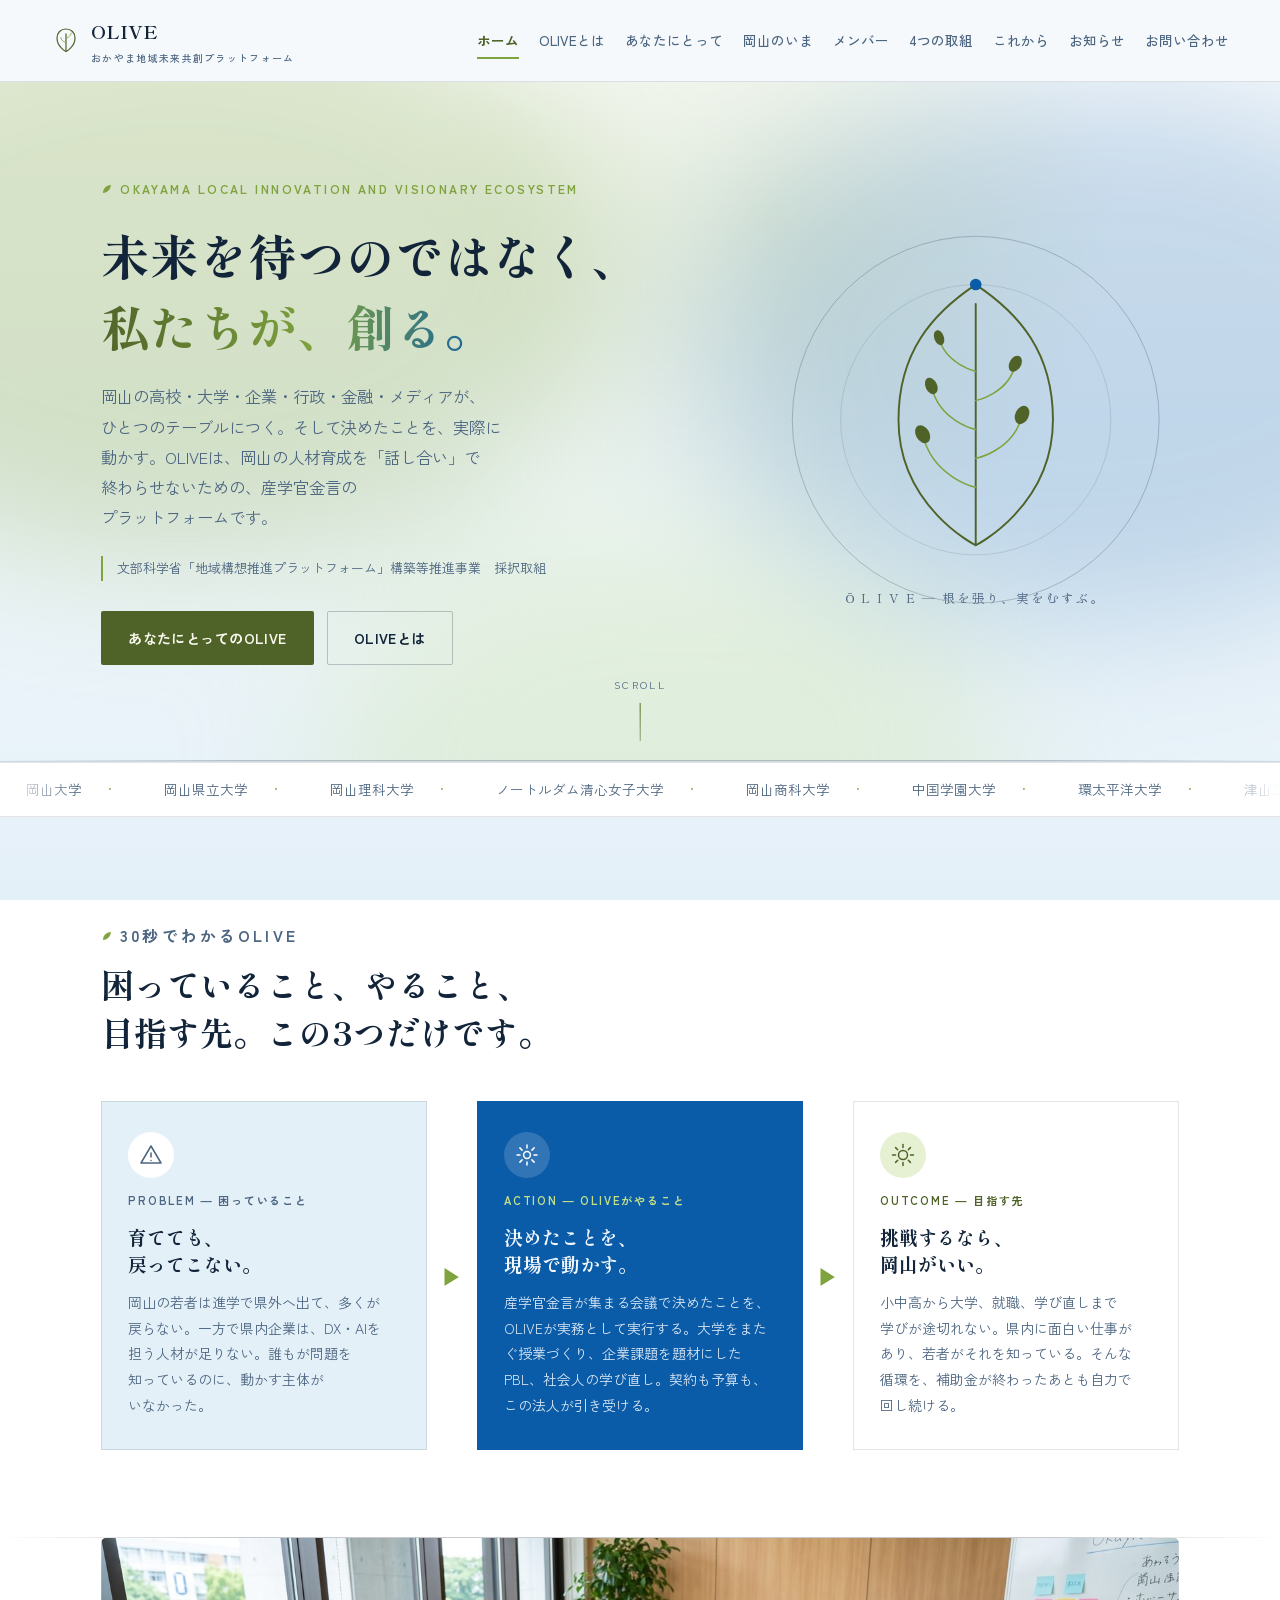
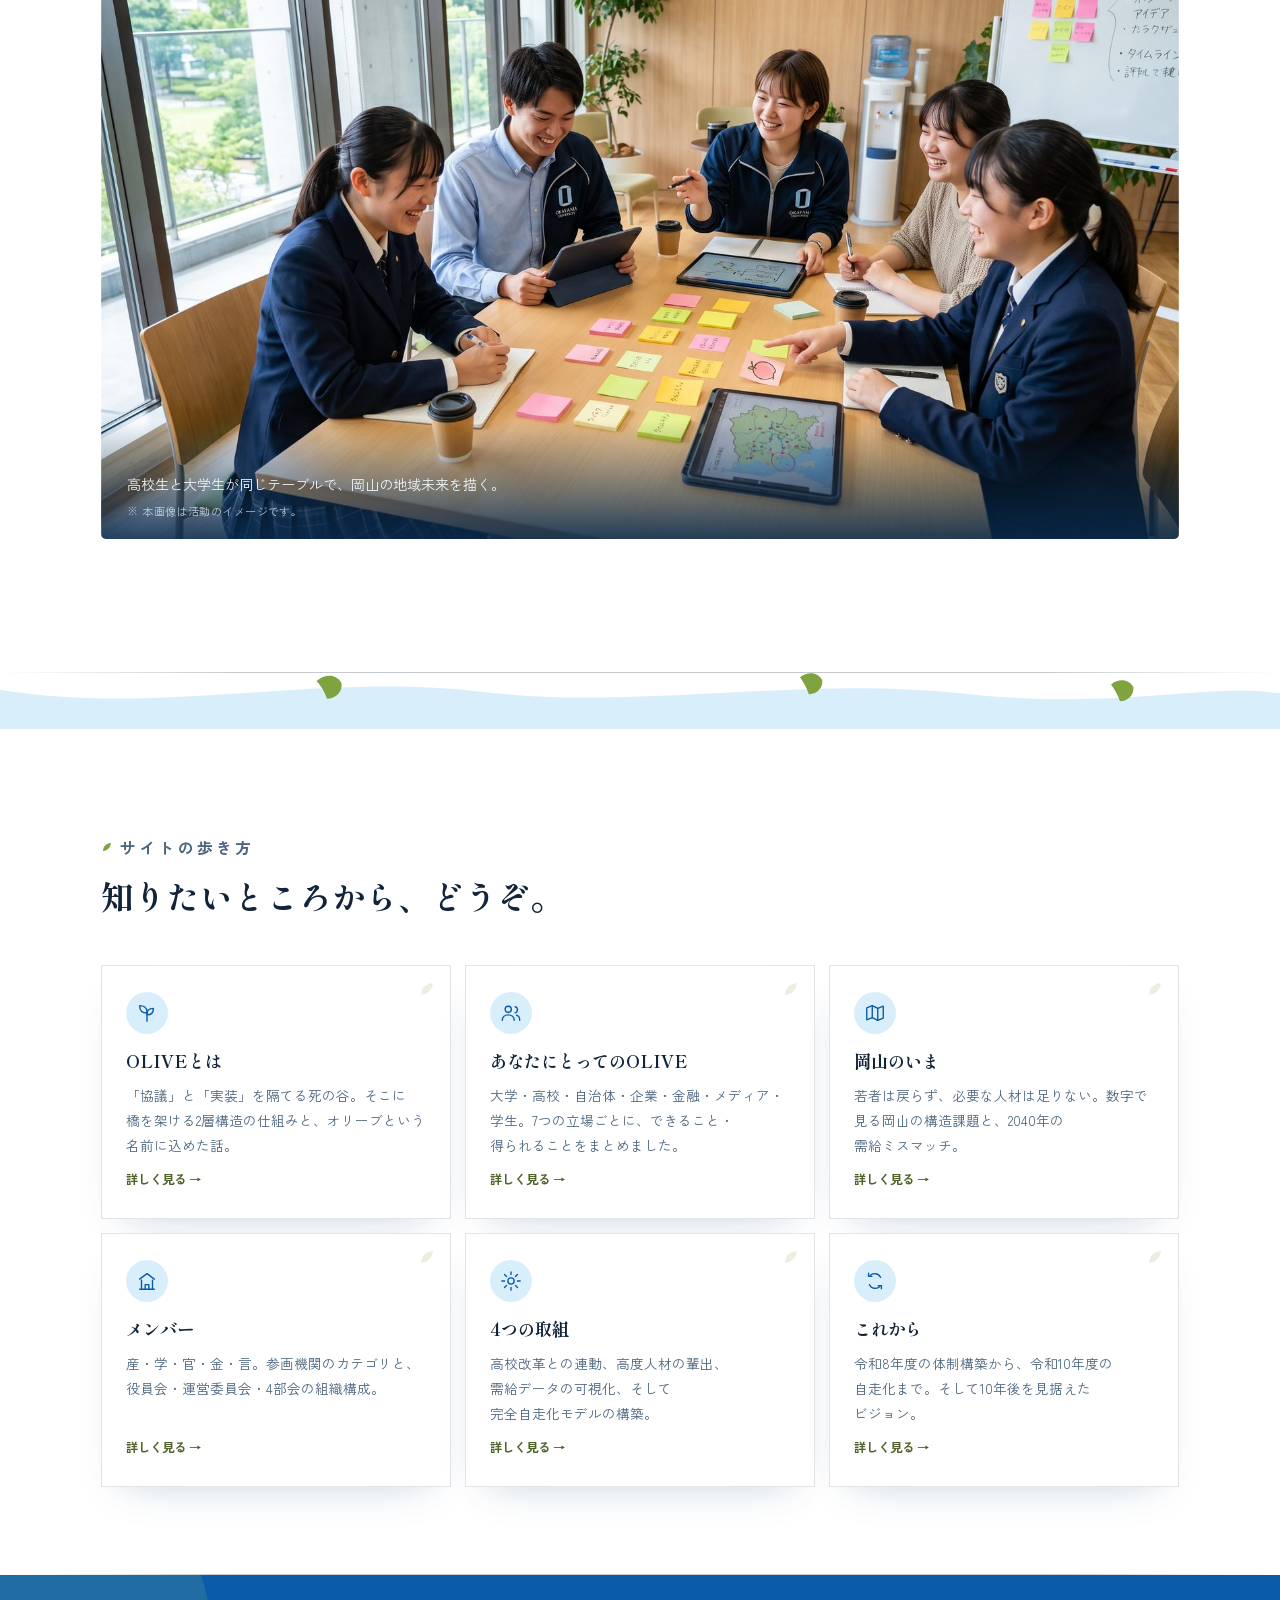
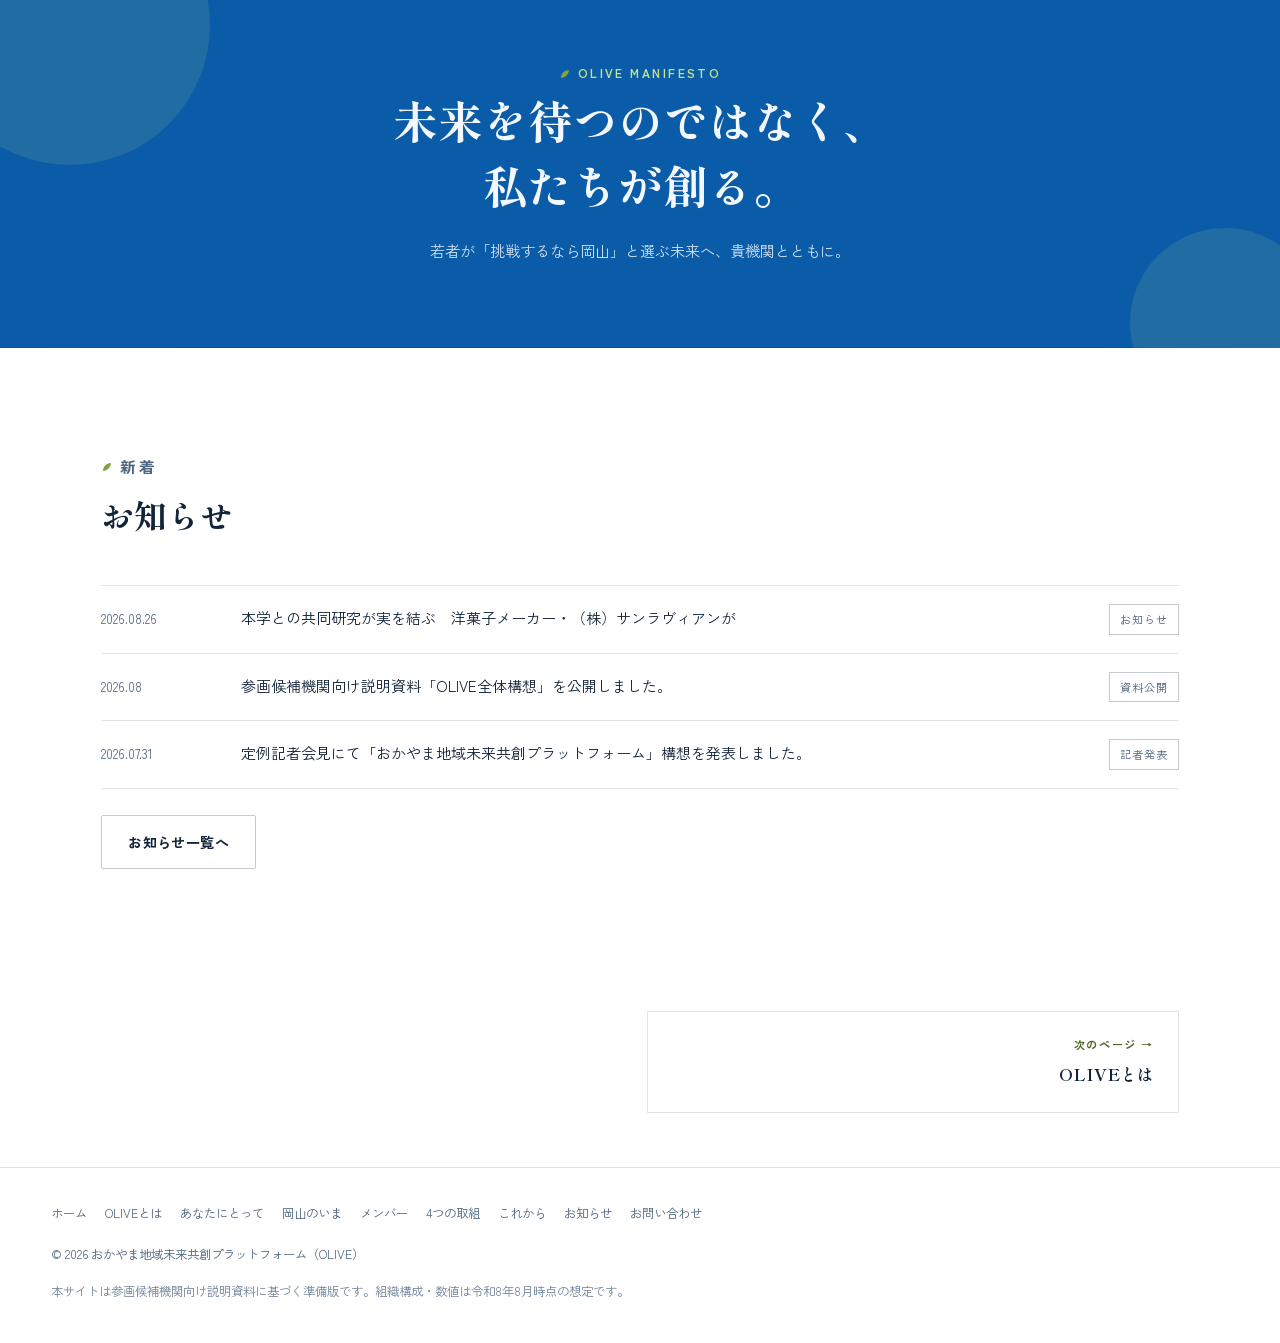
<file: index.html>
<!DOCTYPE html>
<html lang="ja" class="no-js">
<head>
<meta charset="UTF-8">
<meta name="viewport" content="width=device-width, initial-scale=1">
<title>ホーム｜OLIVE おかやま地域未来共創プラットフォーム</title>
<meta name="description" content="岡山の高校・大学・企業・行政・金融・メディアが手を組み、人材育成の構想を実行に移す「おかやま地域未来共創プラットフォーム（OLIVE）」の公式サイト。">

<link rel="preconnect" href="https://fonts.googleapis.com">
<link rel="preconnect" href="https://fonts.gstatic.com" crossorigin>
<link href="https://fonts.googleapis.com/css2?family=Shippori+Mincho:wght@500;600;700;800&family=Zen+Kaku+Gothic+New:wght@400;500;700;900&display=swap" rel="stylesheet">
<script>document.documentElement.classList.remove("no-js");</script>
<link rel="icon" href="data:image/svg+xml,%3Csvg xmlns='http://www.w3.org/2000/svg' viewBox='0 0 40 40'%3E%3Cpath d='M20 34C20 34 8 28 8 16C8 9 13 4 20 4C27 4 32 9 32 16C32 28 20 34 20 34Z' fill='none' stroke='%234f6329' stroke-width='2.6'/%3E%3Cpath d='M20 34V10' stroke='%234f6329' stroke-width='2.6'/%3E%3C/svg%3E">
<meta name="theme-color" content="#0a5ba8">
<meta property="og:type" content="website">
<meta property="og:site_name" content="おかやま地域未来共創プラットフォーム（OLIVE）">
<meta property="og:title" content="ホーム｜OLIVE">
<meta property="og:description" content="岡山の高校・大学・企業・行政・金融・メディアが手を組み、人材育成の構想を実行に移す「おかやま地域未来共創プラットフォーム（OLIVE）」の公式サイト。">
<meta property="og:image" content="kodai-workshop.jpg">
<meta name="twitter:card" content="summary_large_image">
<link rel="stylesheet" href="style.css">
</head>
<body>
<a class="skip" href="#main">本文へスキップ</a>
<svg width="0" height="0" style="position:absolute" aria-hidden="true"><defs>
<symbol id="i-academy" viewBox="0 0 24 24"><path d="M3 9l9-5 9 5"/><path d="M4 20h16"/><path d="M6 20V9M10 20V9M14 20V9M18 20V9"/></symbol>
<symbol id="i-seedling" viewBox="0 0 24 24"><path d="M12 21V11"/><path d="M12 11C12 6 8 4 4 4c0 4 2 8 8 8Z"/><path d="M12 13C12 9 15 7 19 7c0 4-2 7-7 7Z"/></symbol>
<symbol id="i-roots" viewBox="0 0 24 24"><path d="M12 2v9"/><path d="M12 11c-3 0-5 3-6 9"/><path d="M12 11c3 0 5 3 6 9"/><path d="M12 11c-1.4 1.5-2 4.5-1.4 9"/><path d="M12 11c1.4 1.5 2 4.5 1.4 9"/></symbol>
<symbol id="i-dove" viewBox="0 0 24 24"><path d="M3 14c4 2.5 8 1.4 10-1.6-3 .2-5-1.6-5-4.6 3 .8 5 2.8 5 5.8 3-.6 5.4-3.4 6-7.4-2.6 3.6-6.4 5-10 5-2 0-4 .8-6 2.8Z"/></symbol>
<symbol id="i-cap" viewBox="0 0 24 24"><path d="M12 4 2 9l10 5 10-5-10-5Z"/><path d="M6 11.5V16c0 1.4 2.8 2.6 6 2.6s6-1.2 6-2.6v-4.5"/><path d="M21 9v5.5"/></symbol>
<symbol id="i-university" viewBox="0 0 24 24"><path d="M4 10l8-6 8 6"/><path d="M4 21h16"/><path d="M6 21V11M18 21V11M10 21v-5h4v5"/></symbol>
<symbol id="i-gov" viewBox="0 0 24 24"><path d="M4 10l8-6 8 6"/><path d="M4 21h16"/><path d="M6 21V11M10 21V11M14 21V11M18 21V11"/><path d="M12 4V1M12 1l3 1-3 1"/></symbol>
<symbol id="i-briefcase" viewBox="0 0 24 24"><rect x="3" y="8" width="18" height="12" rx="1.6"/><path d="M8 8V6a2 2 0 0 1 2-2h4a2 2 0 0 1 2 2v2"/><path d="M3 13.5h18"/></symbol>
<symbol id="i-coins" viewBox="0 0 24 24"><ellipse cx="12" cy="7" rx="7.5" ry="3"/><path d="M4.5 7v10c0 1.7 3.4 3 7.5 3s7.5-1.3 7.5-3V7"/><path d="M4.5 12c0 1.7 3.4 3 7.5 3s7.5-1.3 7.5-3"/></symbol>
<symbol id="i-speech" viewBox="0 0 24 24"><path d="M4 5h16v10H10l-4.5 4v-4H4Z"/><path d="M8 9h8M8 12h5"/></symbol>
<symbol id="i-book" viewBox="0 0 24 24"><path d="M4 5v14l8-3 8 3V5l-8-3-8 3Z"/><path d="M12 2v17"/></symbol>
<symbol id="i-cycle" viewBox="0 0 24 24"><path d="M18 8a7 7 0 0 0-11.3-2"/><path d="M6 16a7 7 0 0 0 11.3 2"/><path d="M5 3.5V7h3.5"/><path d="M19 20.5V17h-3.5"/></symbol>
<symbol id="i-alert" viewBox="0 0 24 24"><path d="M12 3 2 20h20L12 3Z"/><path d="M12 10v4M12 17.5v.01"/></symbol>
<symbol id="i-gear" viewBox="0 0 24 24"><circle cx="12" cy="12" r="3.4"/><path d="M12 2v3M12 19v3M2 12h3M19 12h3M4.9 4.9l2.2 2.2M16.9 16.9l2.2 2.2M19.1 4.9l-2.2 2.2M7.1 16.9l-2.2 2.2"/></symbol>
<symbol id="i-sun" viewBox="0 0 24 24"><circle cx="12" cy="12" r="4.5"/><path d="M12 1.5v3M12 19.5v3M1.5 12h3M19.5 12h3M4.6 4.6l2.1 2.1M17.3 17.3l2.1 2.1M19.4 4.6l-2.1 2.1M6.7 17.3l-2.1 2.1"/></symbol>
<symbol id="i-users" viewBox="0 0 24 24"><circle cx="9" cy="8" r="3.4"/><path d="M2.5 20c0-3.6 2.9-6 6.5-6s6.5 2.4 6.5 6"/><path d="M16.5 5.2a3.4 3.4 0 0 1 0 6.6"/><path d="M18 14.4c2.1.7 3.5 2.6 3.5 5.6"/></symbol>
<symbol id="i-check" viewBox="0 0 24 24"><path d="M4 12.5 9.5 18 20 6.5"/></symbol>
<symbol id="i-map" viewBox="0 0 24 24"><path d="M9 4 3 6.5v13L9 17l6 3 6-2.5v-13L15 7 9 4Z"/><path d="M9 4v13M15 7v13"/></symbol>
</defs></svg>
<div id="scrollProgress"></div>
<header class="site">
  <div class="nav-row">
    <a class="brand" href="index.html">
      <svg class="brand-mark" viewBox="0 0 40 40" fill="none" aria-hidden="true">
        <path d="M20 34C20 34 8 28 8 16C8 9 13 4 20 4C27 4 32 9 32 16C32 28 20 34 20 34Z" stroke="currentColor" stroke-width="1.6" style="color:var(--olive-deep)"/>
        <path d="M20 34V10" stroke="currentColor" stroke-width="1.6" style="color:var(--olive-deep)"/>
        <path d="M20 22C20 22 14 21 13 15" stroke="currentColor" stroke-width="1.2" style="color:var(--olive)"/>
        <path d="M20 16C20 16 26 15 27 9" stroke="currentColor" stroke-width="1.2" style="color:var(--olive)"/>
      </svg>
      <span class="brand-text">OLIVE<small>おかやま地域未来共創プラットフォーム</small></span>
    </a>
    <nav class="links" id="navLinks">
      <a href="index.html" class="active">ホーム</a>
      <a href="about.html">OLIVEとは</a>
      <a href="stakeholders.html">あなたにとって</a>
      <a href="issue.html">岡山のいま</a>
      <a href="members.html">メンバー</a>
      <a href="initiatives.html">4つの取組</a>
      <a href="roadmap.html">これから</a>
      <a href="news.html">お知らせ</a>
      <a href="contact.html">お問い合わせ</a>
    </nav>
    <button class="nav-toggle-btn" id="navToggleBtn" aria-label="メニューを開く" aria-expanded="false" aria-controls="navLinks">
      <svg viewBox="0 0 24 24" fill="none" stroke="currentColor" stroke-width="2" stroke-linecap="round"><path d="M3 6h18M3 12h18M3 18h18"/></svg>
    </button>
  </div>
</header>
<main id="main">
  <section class="hero" id="heroSection" style="padding-top:clamp(52px,8vw,92px);">
    <div class="hero-aurora" aria-hidden="true"><span></span><span></span><span></span></div>
    <div class="hero-glow" id="heroGlow" aria-hidden="true"></div>
    <div class="leaf-fall" aria-hidden="true"><i></i><i></i><i></i><i></i><i></i></div>
    <div class="wrap hero-grid">
      <div class="page-enter">
        <p class="eyebrow">Okayama Local Innovation and Visionary Ecosystem</p>
        <h1 class="hero-title"><span class="ln"><span>未来を待つのではなく、</span></span><span class="ln"><span><em>私たちが、創る。</em></span></span></h1>
        <p class="hero-lede">岡山の高校・大学・企業・行政・金融・メディアが、ひとつのテーブルにつく。そして決めたことを、実際に動かす。OLIVEは、岡山の人材育成を「話し合い」で終わらせないための、産学官金言のプラットフォームです。</p>
        <p class="hero-formal">文部科学省「地域構想推進プラットフォーム」構築等推進事業　採択取組</p>
        <div class="hero-cta">
          <a class="btn btn-primary" href="stakeholders.html">あなたにとってのOLIVE</a>
          <a class="btn btn-ghost" href="about.html">OLIVEとは</a>
        </div>
      </div>
      <div class="hero-tilt" id="heroTilt">
        <div class="hero-art float-slow" aria-hidden="true"><svg viewBox="0 0 420 420" width="100%" height="100%">
  <circle cx="210" cy="210" r="190" fill="none" stroke="var(--line-strong)" stroke-width="1"/>
  <circle cx="210" cy="210" r="140" fill="none" stroke="var(--line)" stroke-width="1"/>
  <g stroke="var(--olive-deep)" stroke-width="2" fill="none" stroke-linecap="round">
    <path d="M210 340C210 340 130 300 130 210C130 140 165 100 210 70C255 100 290 140 290 210C290 300 210 340 210 340Z"/>
    <path d="M210 340V90"/>
  </g>
  <g stroke="var(--olive)" stroke-width="1.6" fill="none" stroke-linecap="round">
    <path d="M210 280C210 280 165 270 155 225"/><path d="M210 250C210 250 250 242 258 205"/>
    <path d="M210 220C210 220 172 212 164 175"/><path d="M210 190C210 190 245 183 251 152"/>
    <path d="M210 160C210 160 178 152 172 125"/>
  </g>
  <g fill="var(--olive-deep)" class="float-fast">
    <ellipse cx="155" cy="225" rx="7" ry="10" transform="rotate(-30 155 225)"/>
    <ellipse cx="258" cy="205" rx="7" ry="10" transform="rotate(25 258 205)"/>
    <ellipse cx="164" cy="175" rx="6" ry="9" transform="rotate(-25 164 175)"/>
    <ellipse cx="251" cy="152" rx="6" ry="9" transform="rotate(30 251 152)"/>
    <ellipse cx="172" cy="125" rx="5" ry="8" transform="rotate(-20 172 125)"/>
  </g>
  <circle cx="210" cy="70" r="6" fill="var(--navy)"/>
  <text x="210" y="400" text-anchor="middle" font-family="var(--serif)" font-size="13" fill="var(--ink-soft)" letter-spacing="2">Ō L I V E — 根を張り、実をむすぶ。</text>
</svg></div>
      </div>
    </div>
    <div class="scroll-cue" aria-hidden="true"><span>Scroll</span><i></i></div>
  </section>

  <div class="marquee" aria-hidden="true"><div class="marquee-track">
<span>岡山大学</span><span>岡山県立大学</span><span>岡山理科大学</span><span>ノートルダム清心女子大学</span><span>岡山商科大学</span><span>中国学園大学</span><span>環太平洋大学</span><span>津山工業高等専門学校</span><span>岡山県</span><span>岡山市</span><span>倉敷市</span><span>真庭市</span><span>岡山経済同友会</span><span>岡山県商工会議所連合会</span><span>岡山県銀行協会</span><span>山陽新聞社</span><span>テレビせとうち</span><span>大学コンソーシアム岡山</span><span>OI-Start</span>
<span>岡山大学</span><span>岡山県立大学</span><span>岡山理科大学</span><span>ノートルダム清心女子大学</span><span>岡山商科大学</span><span>中国学園大学</span><span>環太平洋大学</span><span>津山工業高等専門学校</span><span>岡山県</span><span>岡山市</span><span>倉敷市</span><span>真庭市</span><span>岡山経済同友会</span><span>岡山県商工会議所連合会</span><span>岡山県銀行協会</span><span>山陽新聞社</span><span>テレビせとうち</span><span>大学コンソーシアム岡山</span><span>OI-Start</span>
</div></div>

  <section id="overview">
    <div class="wrap">
      <div class="section-head reveal">
        <p class="eyebrow">30秒でわかるOLIVE</p>
        <h2>困っていること、やること、目指す先。この3つだけです。</h2>
      </div>
      <div class="steps3 stagger">
        <div class="step3 s-problem">
          <div class="s3-ic"><svg class="ico"><use href="#i-alert"/></svg></div>
          <div class="lbl">Problem ― 困っていること</div>
          <h3>育てても、<br>戻ってこない。</h3>
          <p>岡山の若者は進学で県外へ出て、多くが戻らない。一方で県内企業は、DX・AIを担う人材が足りない。誰もが問題を知っているのに、動かす主体がいなかった。</p>
        </div>
        <div class="step3-arrow" aria-hidden="true">▶</div>
        <div class="step3 s-olive">
          <div class="s3-ic"><svg class="ico"><use href="#i-gear"/></svg></div>
          <div class="lbl">Action ― OLIVEがやること</div>
          <h3>決めたことを、<br>現場で動かす。</h3>
          <p>産学官金言が集まる会議で決めたことを、OLIVEが実務として実行する。大学をまたぐ授業づくり、企業課題を題材にしたPBL、社会人の学び直し。契約も予算も、この法人が引き受ける。</p>
        </div>
        <div class="step3-arrow" aria-hidden="true">▶</div>
        <div class="step3 s-future">
          <div class="s3-ic"><svg class="ico"><use href="#i-sun"/></svg></div>
          <div class="lbl">Outcome ― 目指す先</div>
          <h3>挑戦するなら、<br>岡山がいい。</h3>
          <p>小中高から大学、就職、学び直しまで学びが途切れない。県内に面白い仕事があり、若者がそれを知っている。そんな循環を、補助金が終わったあとも自力で回し続ける。</p>
        </div>
      </div>
    </div>
  </section>

  <section id="photo-kodai" style="padding-top:0; border-bottom:none;">
    <div class="wrap">
      <figure class="photo-band reveal wipe"><img src="kodai-workshop.jpg" alt="高校生と大学生・大学職員が付箋を使って岡山の地域課題を話し合っている様子" loading="lazy" decoding="async" width="1600" height="893"><figcaption>高校生と大学生が同じテーブルで、岡山の地域未来を描く。<span class="cap-note">※ 本画像は活動のイメージです。</span></figcaption></figure>
    </div>
  </section>

  <div class="sea-band" aria-hidden="true"><svg viewBox="0 0 1440 64" preserveAspectRatio="none">
<path d="M0 20 C 180 50, 360 0, 540 22 C 720 44, 900 4, 1080 24 C 1260 44, 1350 12, 1440 24 L1440 64 L0 64 Z" fill="var(--sea-pale)"/>
<g fill="var(--olive)"><path d="M356 10c10-8 22-8 28 2 2 10-6 18-16 18-4-10-8-16-12-20z"/><path d="M900 6c9-7 20-6 25 3 1 9-6 16-15 16-3-9-7-14-10-19z"/><path d="M1250 14c9-7 20-6 25 3 1 9-6 16-15 16-3-9-7-14-10-19z"/></g>
</svg></div>

  <section id="gates">
    <div class="wrap">
      <div class="section-head reveal">
        <p class="eyebrow">サイトの歩き方</p>
        <h2>知りたいところから、どうぞ。</h2>
      </div>
      <div class="gate-grid stagger">
        <a class="gate tilt-card" href="about.html">
          <div class="g-ic"><svg class="ico"><use href="#i-seedling"/></svg></div>
          <h3>OLIVEとは</h3>
          <p>「協議」と「実装」を隔てる死の谷。そこに橋を架ける2層構造の仕組みと、オリーブという名前に込めた話。</p>
          <span class="go">詳しく見る →</span>
        </a>
<a class="gate tilt-card" href="stakeholders.html">
          <div class="g-ic"><svg class="ico"><use href="#i-users"/></svg></div>
          <h3>あなたにとってのOLIVE</h3>
          <p>大学・高校・自治体・企業・金融・メディア・学生。7つの立場ごとに、できること・得られることをまとめました。</p>
          <span class="go">詳しく見る →</span>
        </a>
<a class="gate tilt-card" href="issue.html">
          <div class="g-ic"><svg class="ico"><use href="#i-map"/></svg></div>
          <h3>岡山のいま</h3>
          <p>若者は戻らず、必要な人材は足りない。数字で見る岡山の構造課題と、2040年の需給ミスマッチ。</p>
          <span class="go">詳しく見る →</span>
        </a>
<a class="gate tilt-card" href="members.html">
          <div class="g-ic"><svg class="ico"><use href="#i-university"/></svg></div>
          <h3>メンバー</h3>
          <p>産・学・官・金・言。参画機関のカテゴリと、役員会・運営委員会・4部会の組織構成。</p>
          <span class="go">詳しく見る →</span>
        </a>
<a class="gate tilt-card" href="initiatives.html">
          <div class="g-ic"><svg class="ico"><use href="#i-gear"/></svg></div>
          <h3>4つの取組</h3>
          <p>高校改革との連動、高度人材の輩出、需給データの可視化、そして完全自走化モデルの構築。</p>
          <span class="go">詳しく見る →</span>
        </a>
<a class="gate tilt-card" href="roadmap.html">
          <div class="g-ic"><svg class="ico"><use href="#i-cycle"/></svg></div>
          <h3>これから</h3>
          <p>令和8年度の体制構築から、令和10年度の自走化まで。そして10年後を見据えたビジョン。</p>
          <span class="go">詳しく見る →</span>
        </a>
      </div>
    </div>
  </section>

  <section style="border-bottom:none; padding-top:0; padding-bottom:0;">
    <div class="quote-band">
      <div class="orb float-slow" style="width:280px; height:280px; top:-90px; left:-70px;"></div>
      <div class="orb float-fast" style="width:190px; height:190px; bottom:-70px; right:-40px;"></div>
      <p class="eyebrow" style="color:var(--olive-light); position:relative; z-index:1;">OLIVE Manifesto</p>
      <h2>未来を待つのではなく、<br>私たちが創る。</h2>
      <p class="sub">若者が「挑戦するなら岡山」と選ぶ未来へ、貴機関とともに。</p>
    </div>
  </section>

  <section id="latest">
    <div class="wrap">
      <div class="section-head reveal">
        <p class="eyebrow">新着</p>
        <h2>お知らせ</h2>
      </div>
      <div class="news-list stagger" id="newsList" data-limit="3"></div>
      <noscript><p style="padding:18px 0; color:var(--ink-soft); font-size:.9rem;">お知らせの一覧を表示するにはJavaScriptを有効にしてください。</p></noscript>
      <div style="margin-top:26px;"><a class="btn btn-ghost" href="news.html">お知らせ一覧へ</a></div>
    </div>
  </section>

</main>
<div class="wrap"><div class="pager">
<a class="next" href="about.html"><span class="dir">次のページ →</span><span class="ttl">OLIVEとは</span></a>
</div></div>
<footer>
  <span>© 2026 おかやま地域未来共創プラットフォーム（OLIVE）</span>
  <span class="fnav"><a href="index.html">ホーム</a> <a href="about.html">OLIVEとは</a> <a href="stakeholders.html">あなたにとって</a> <a href="issue.html">岡山のいま</a> <a href="members.html">メンバー</a> <a href="initiatives.html">4つの取組</a> <a href="roadmap.html">これから</a> <a href="news.html">お知らせ</a> <a href="contact.html">お問い合わせ</a></span>
  <span class="f-note">本サイトは参画候補機関向け説明資料に基づく準備版です。組織構成・数値は令和8年8月時点の想定です。</span>
</footer>
<button class="back-to-top" id="backToTop" aria-label="ページ上部へ戻る">↑</button>
<script src="news.js"></script>
<script src="site.js"></script>

</body>
</html>
</file>
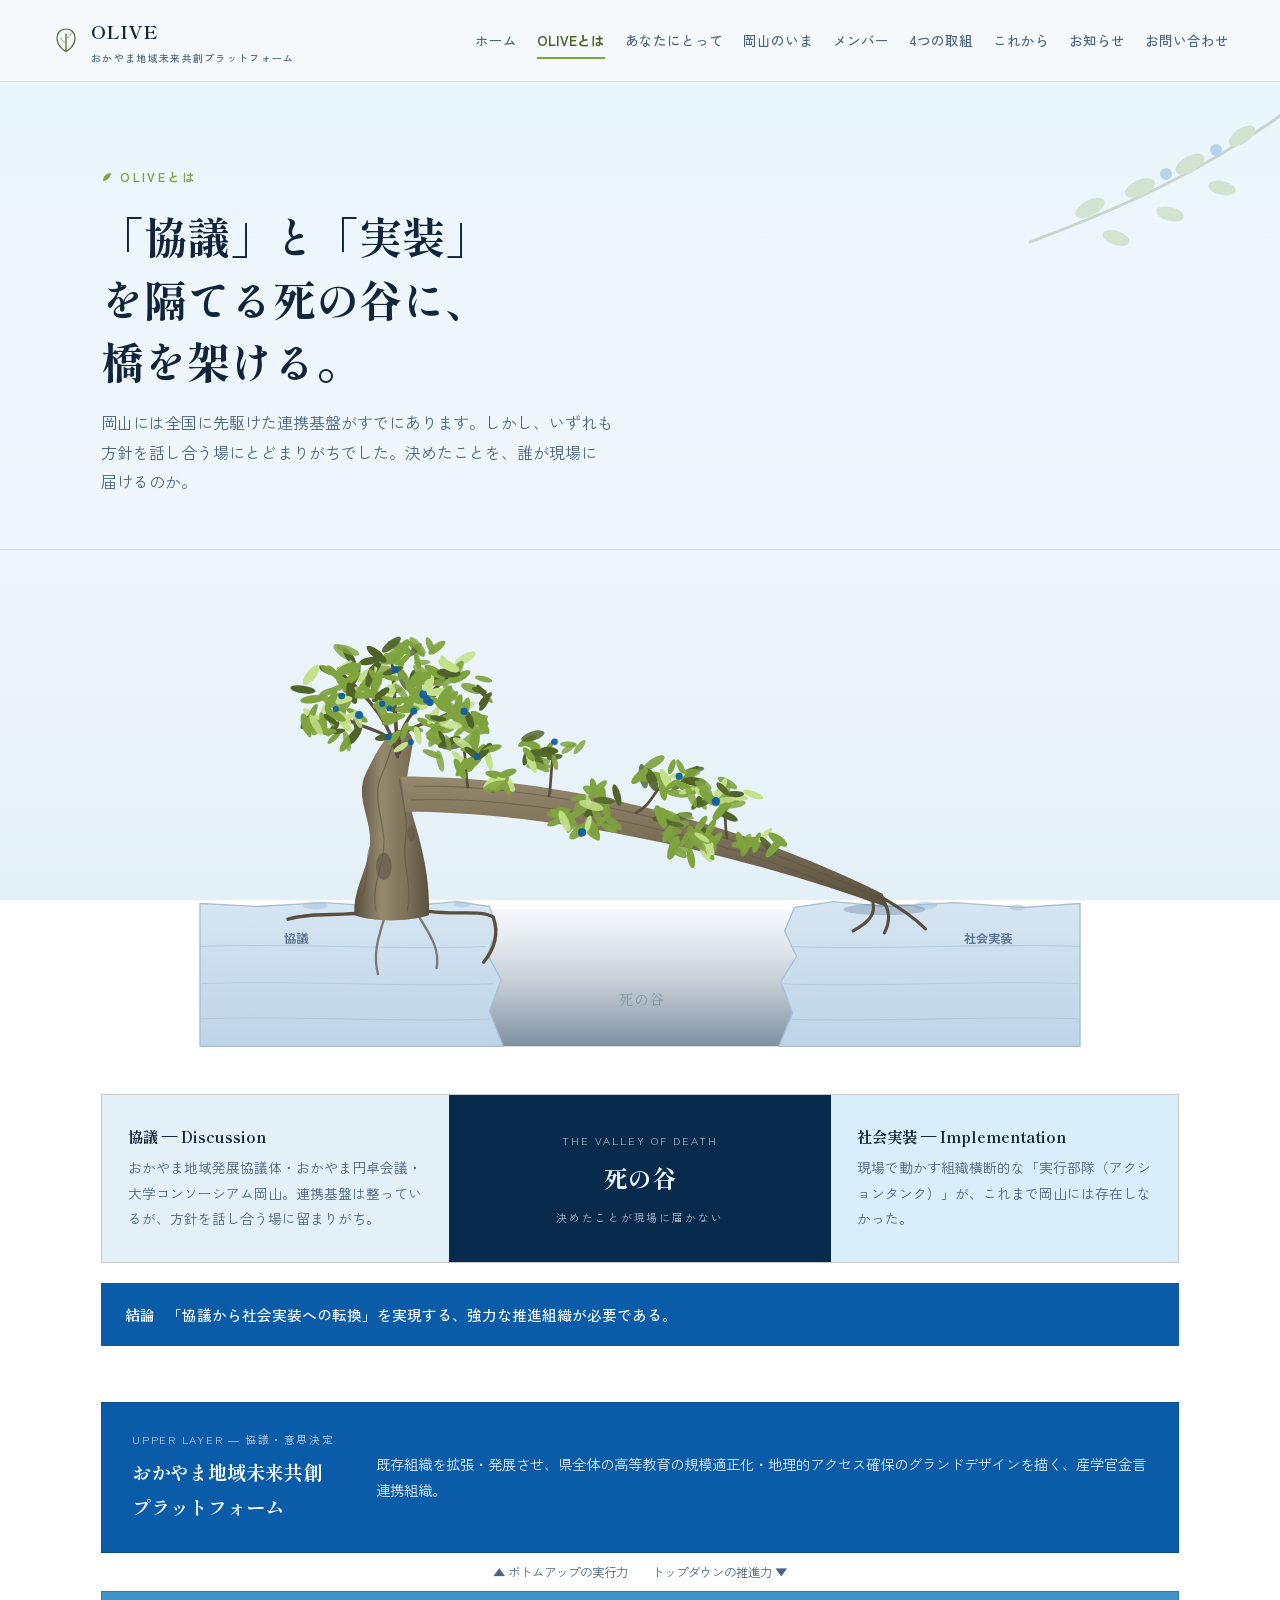
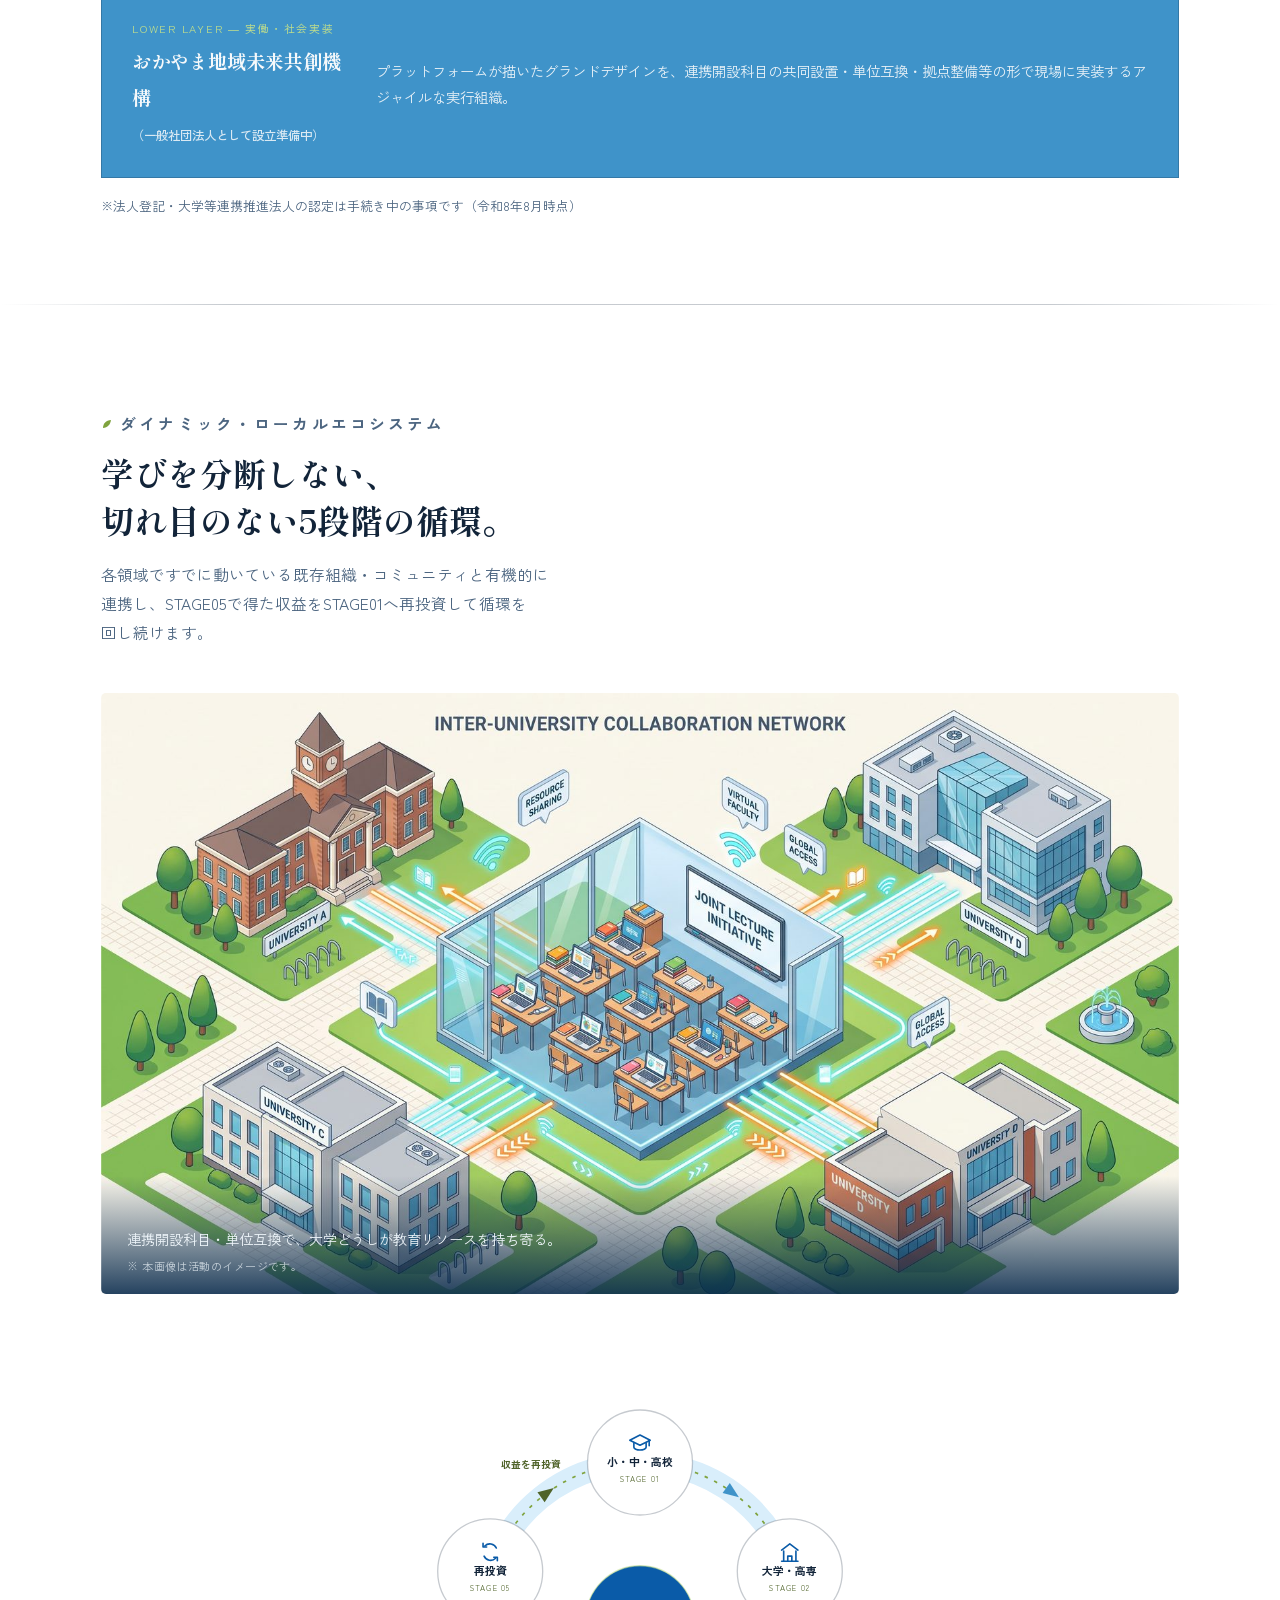
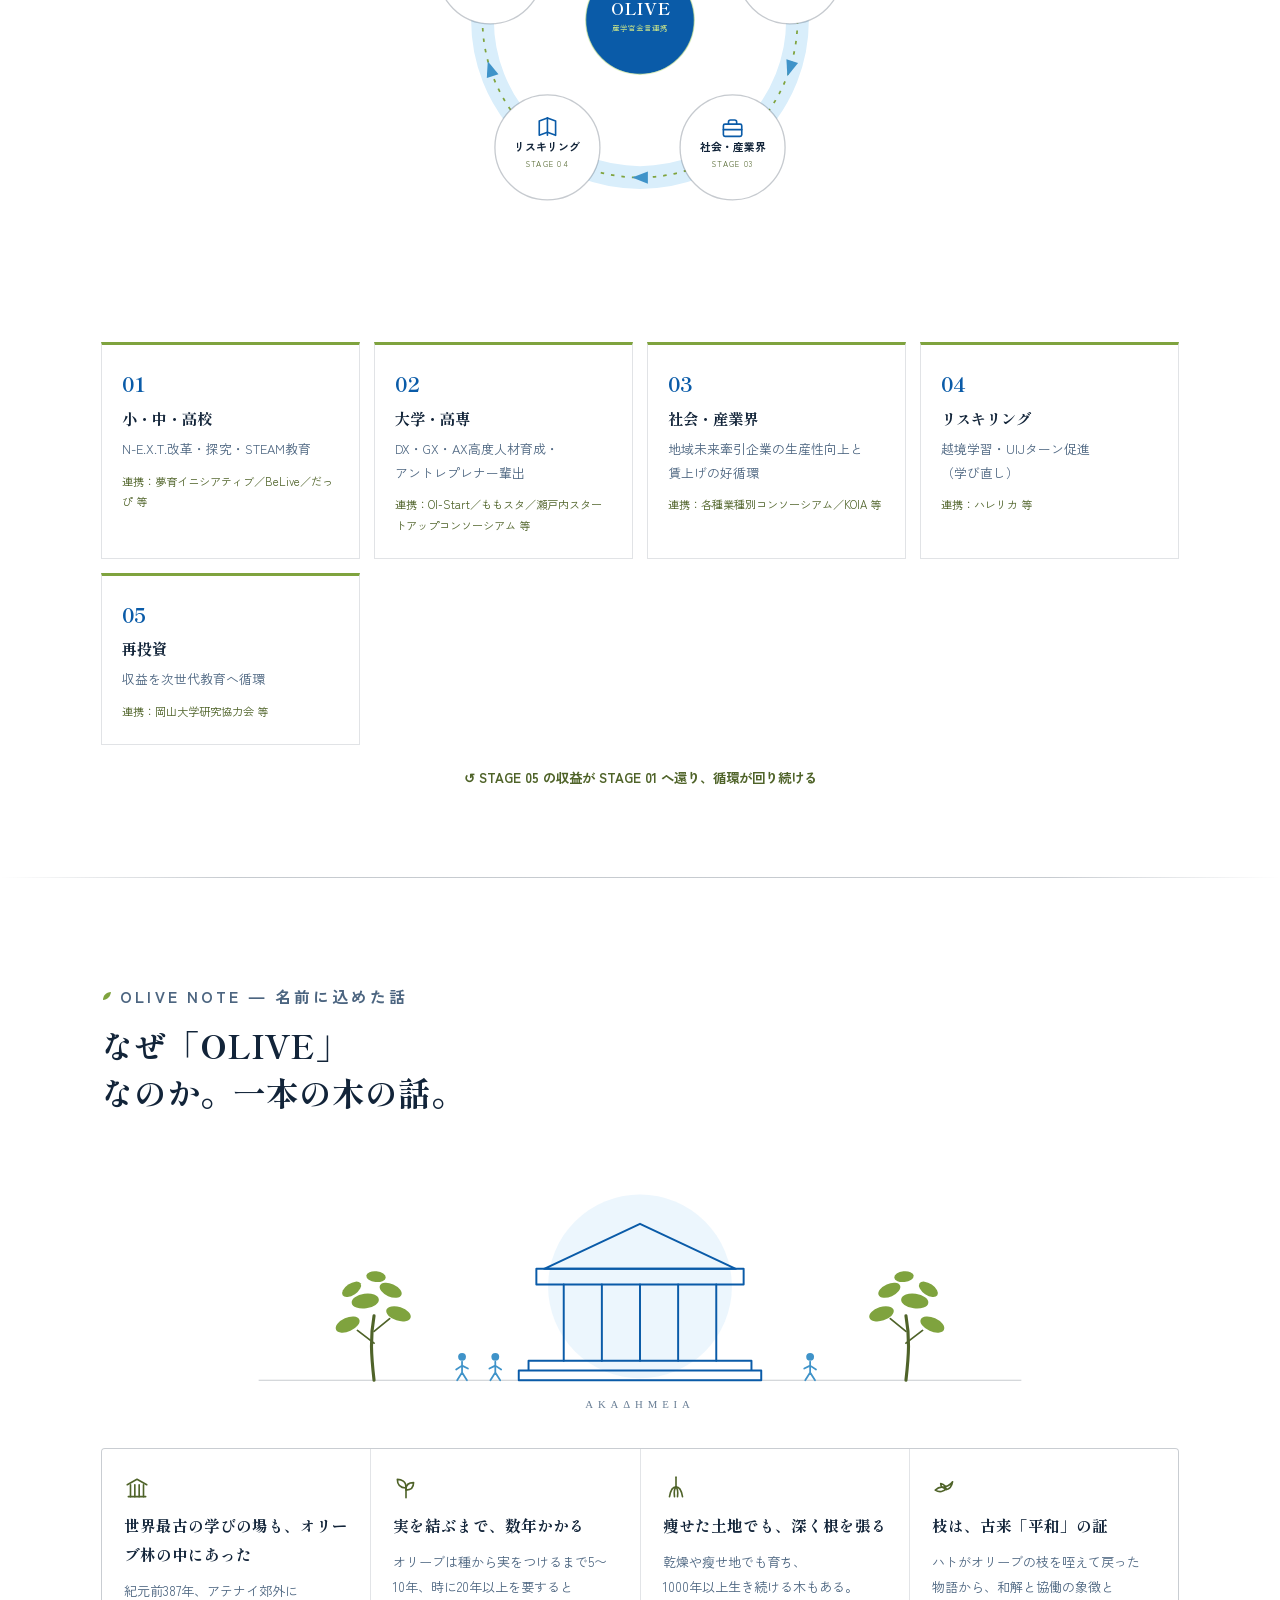
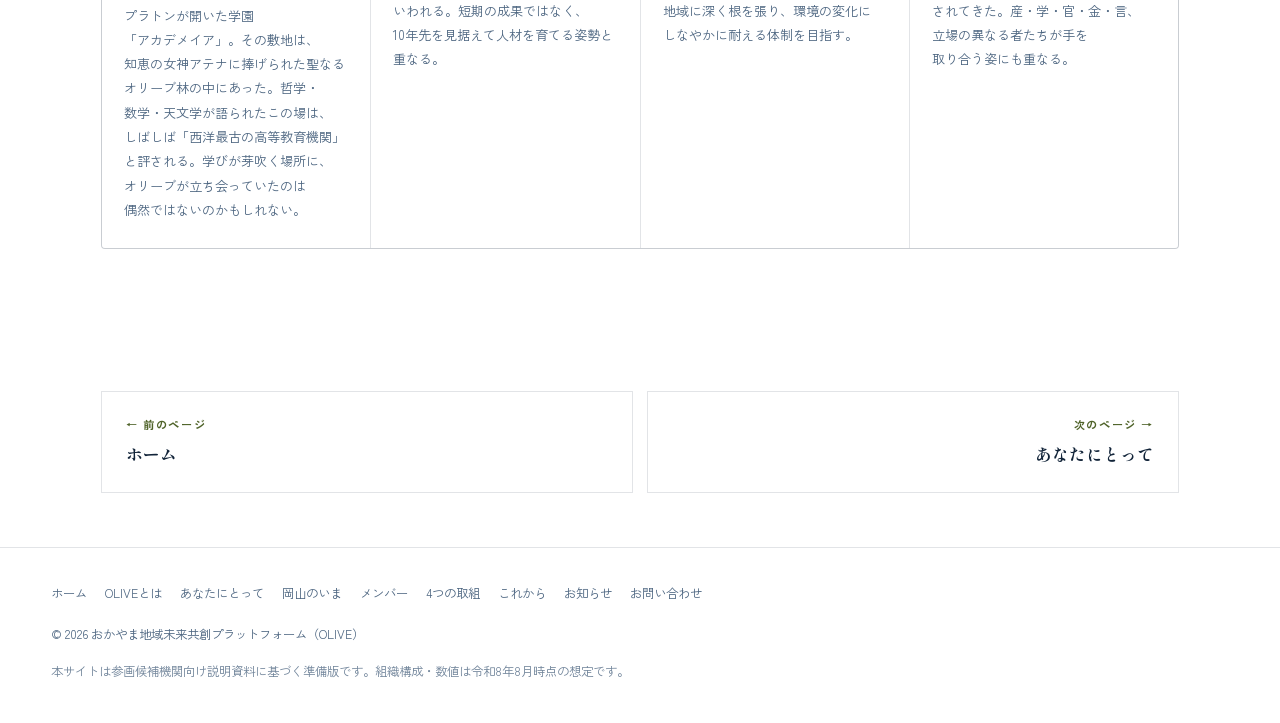
<file: about.html>
<!DOCTYPE html>
<html lang="ja" class="no-js">
<head>
<meta charset="UTF-8">
<meta name="viewport" content="width=device-width, initial-scale=1">
<title>OLIVEとは｜OLIVE おかやま地域未来共創プラットフォーム</title>
<meta name="description" content="協議と実装を隔てる「死の谷」に橋を架けるOLIVEの2層構造、5段階のエコシステム、そして「OLIVE」という名前の由来。">

<link rel="preconnect" href="https://fonts.googleapis.com">
<link rel="preconnect" href="https://fonts.gstatic.com" crossorigin>
<link href="https://fonts.googleapis.com/css2?family=Shippori+Mincho:wght@500;600;700;800&family=Zen+Kaku+Gothic+New:wght@400;500;700;900&display=swap" rel="stylesheet">
<script>document.documentElement.classList.remove("no-js");</script>
<link rel="icon" href="data:image/svg+xml,%3Csvg xmlns='http://www.w3.org/2000/svg' viewBox='0 0 40 40'%3E%3Cpath d='M20 34C20 34 8 28 8 16C8 9 13 4 20 4C27 4 32 9 32 16C32 28 20 34 20 34Z' fill='none' stroke='%234f6329' stroke-width='2.6'/%3E%3Cpath d='M20 34V10' stroke='%234f6329' stroke-width='2.6'/%3E%3C/svg%3E">
<meta name="theme-color" content="#0a5ba8">
<meta property="og:type" content="website">
<meta property="og:site_name" content="おかやま地域未来共創プラットフォーム（OLIVE）">
<meta property="og:title" content="OLIVEとは｜OLIVE">
<meta property="og:description" content="協議と実装を隔てる「死の谷」に橋を架けるOLIVEの2層構造、5段階のエコシステム、そして「OLIVE」という名前の由来。">
<meta property="og:image" content="kodai-workshop.jpg">
<meta name="twitter:card" content="summary_large_image">
<link rel="stylesheet" href="style.css">
</head>
<body>
<a class="skip" href="#main">本文へスキップ</a>
<svg width="0" height="0" style="position:absolute" aria-hidden="true"><defs>
<symbol id="i-academy" viewBox="0 0 24 24"><path d="M3 9l9-5 9 5"/><path d="M4 20h16"/><path d="M6 20V9M10 20V9M14 20V9M18 20V9"/></symbol>
<symbol id="i-seedling" viewBox="0 0 24 24"><path d="M12 21V11"/><path d="M12 11C12 6 8 4 4 4c0 4 2 8 8 8Z"/><path d="M12 13C12 9 15 7 19 7c0 4-2 7-7 7Z"/></symbol>
<symbol id="i-roots" viewBox="0 0 24 24"><path d="M12 2v9"/><path d="M12 11c-3 0-5 3-6 9"/><path d="M12 11c3 0 5 3 6 9"/><path d="M12 11c-1.4 1.5-2 4.5-1.4 9"/><path d="M12 11c1.4 1.5 2 4.5 1.4 9"/></symbol>
<symbol id="i-dove" viewBox="0 0 24 24"><path d="M3 14c4 2.5 8 1.4 10-1.6-3 .2-5-1.6-5-4.6 3 .8 5 2.8 5 5.8 3-.6 5.4-3.4 6-7.4-2.6 3.6-6.4 5-10 5-2 0-4 .8-6 2.8Z"/></symbol>
<symbol id="i-cap" viewBox="0 0 24 24"><path d="M12 4 2 9l10 5 10-5-10-5Z"/><path d="M6 11.5V16c0 1.4 2.8 2.6 6 2.6s6-1.2 6-2.6v-4.5"/><path d="M21 9v5.5"/></symbol>
<symbol id="i-university" viewBox="0 0 24 24"><path d="M4 10l8-6 8 6"/><path d="M4 21h16"/><path d="M6 21V11M18 21V11M10 21v-5h4v5"/></symbol>
<symbol id="i-gov" viewBox="0 0 24 24"><path d="M4 10l8-6 8 6"/><path d="M4 21h16"/><path d="M6 21V11M10 21V11M14 21V11M18 21V11"/><path d="M12 4V1M12 1l3 1-3 1"/></symbol>
<symbol id="i-briefcase" viewBox="0 0 24 24"><rect x="3" y="8" width="18" height="12" rx="1.6"/><path d="M8 8V6a2 2 0 0 1 2-2h4a2 2 0 0 1 2 2v2"/><path d="M3 13.5h18"/></symbol>
<symbol id="i-coins" viewBox="0 0 24 24"><ellipse cx="12" cy="7" rx="7.5" ry="3"/><path d="M4.5 7v10c0 1.7 3.4 3 7.5 3s7.5-1.3 7.5-3V7"/><path d="M4.5 12c0 1.7 3.4 3 7.5 3s7.5-1.3 7.5-3"/></symbol>
<symbol id="i-speech" viewBox="0 0 24 24"><path d="M4 5h16v10H10l-4.5 4v-4H4Z"/><path d="M8 9h8M8 12h5"/></symbol>
<symbol id="i-book" viewBox="0 0 24 24"><path d="M4 5v14l8-3 8 3V5l-8-3-8 3Z"/><path d="M12 2v17"/></symbol>
<symbol id="i-cycle" viewBox="0 0 24 24"><path d="M18 8a7 7 0 0 0-11.3-2"/><path d="M6 16a7 7 0 0 0 11.3 2"/><path d="M5 3.5V7h3.5"/><path d="M19 20.5V17h-3.5"/></symbol>
<symbol id="i-alert" viewBox="0 0 24 24"><path d="M12 3 2 20h20L12 3Z"/><path d="M12 10v4M12 17.5v.01"/></symbol>
<symbol id="i-gear" viewBox="0 0 24 24"><circle cx="12" cy="12" r="3.4"/><path d="M12 2v3M12 19v3M2 12h3M19 12h3M4.9 4.9l2.2 2.2M16.9 16.9l2.2 2.2M19.1 4.9l-2.2 2.2M7.1 16.9l-2.2 2.2"/></symbol>
<symbol id="i-sun" viewBox="0 0 24 24"><circle cx="12" cy="12" r="4.5"/><path d="M12 1.5v3M12 19.5v3M1.5 12h3M19.5 12h3M4.6 4.6l2.1 2.1M17.3 17.3l2.1 2.1M19.4 4.6l-2.1 2.1M6.7 17.3l-2.1 2.1"/></symbol>
<symbol id="i-users" viewBox="0 0 24 24"><circle cx="9" cy="8" r="3.4"/><path d="M2.5 20c0-3.6 2.9-6 6.5-6s6.5 2.4 6.5 6"/><path d="M16.5 5.2a3.4 3.4 0 0 1 0 6.6"/><path d="M18 14.4c2.1.7 3.5 2.6 3.5 5.6"/></symbol>
<symbol id="i-check" viewBox="0 0 24 24"><path d="M4 12.5 9.5 18 20 6.5"/></symbol>
<symbol id="i-map" viewBox="0 0 24 24"><path d="M9 4 3 6.5v13L9 17l6 3 6-2.5v-13L15 7 9 4Z"/><path d="M9 4v13M15 7v13"/></symbol>
</defs></svg>
<div id="scrollProgress"></div>
<header class="site">
  <div class="nav-row">
    <a class="brand" href="index.html">
      <svg class="brand-mark" viewBox="0 0 40 40" fill="none" aria-hidden="true">
        <path d="M20 34C20 34 8 28 8 16C8 9 13 4 20 4C27 4 32 9 32 16C32 28 20 34 20 34Z" stroke="currentColor" stroke-width="1.6" style="color:var(--olive-deep)"/>
        <path d="M20 34V10" stroke="currentColor" stroke-width="1.6" style="color:var(--olive-deep)"/>
        <path d="M20 22C20 22 14 21 13 15" stroke="currentColor" stroke-width="1.2" style="color:var(--olive)"/>
        <path d="M20 16C20 16 26 15 27 9" stroke="currentColor" stroke-width="1.2" style="color:var(--olive)"/>
      </svg>
      <span class="brand-text">OLIVE<small>おかやま地域未来共創プラットフォーム</small></span>
    </a>
    <nav class="links" id="navLinks">
      <a href="index.html">ホーム</a>
      <a href="about.html" class="active">OLIVEとは</a>
      <a href="stakeholders.html">あなたにとって</a>
      <a href="issue.html">岡山のいま</a>
      <a href="members.html">メンバー</a>
      <a href="initiatives.html">4つの取組</a>
      <a href="roadmap.html">これから</a>
      <a href="news.html">お知らせ</a>
      <a href="contact.html">お問い合わせ</a>
    </nav>
    <button class="nav-toggle-btn" id="navToggleBtn" aria-label="メニューを開く" aria-expanded="false" aria-controls="navLinks">
      <svg viewBox="0 0 24 24" fill="none" stroke="currentColor" stroke-width="2" stroke-linecap="round"><path d="M3 6h18M3 12h18M3 18h18"/></svg>
    </button>
  </div>
</header>
<main id="main">
  <div class="page-head-band">
    <div class="wrap">
      <svg class="ph-deco" viewBox="0 0 300 200" aria-hidden="true">
<path d="M10 180 C 90 150, 190 110, 292 30" stroke="var(--olive-deep)" stroke-width="3" fill="none" stroke-linecap="round"/>
<g fill="var(--olive)">
  <ellipse cx="70" cy="146" rx="16" ry="8" transform="rotate(-28 70 146)"/>
  <ellipse cx="120" cy="126" rx="16" ry="8" transform="rotate(-24 120 126)"/>
  <ellipse cx="170" cy="102" rx="16" ry="8" transform="rotate(-30 170 102)"/>
  <ellipse cx="222" cy="74" rx="15" ry="7.5" transform="rotate(-34 222 74)"/>
  <ellipse cx="96" cy="176" rx="14" ry="7" transform="rotate(18 96 176)"/>
  <ellipse cx="150" cy="152" rx="14" ry="7" transform="rotate(14 150 152)"/>
  <ellipse cx="202" cy="126" rx="14" ry="7" transform="rotate(12 202 126)"/>
</g>
<g fill="var(--navy)"><circle cx="146" cy="112" r="6"/><circle cx="196" cy="88" r="6"/></g>
</svg>
      <div class="ph-inner page-enter">
        <p class="eyebrow">OLIVEとは</p>
        <h1>「協議」と「実装」を隔てる死の谷に、橋を架ける。</h1>
        <p class="ph-lede">岡山には全国に先駆けた連携基盤がすでにあります。しかし、いずれも方針を話し合う場にとどまりがちでした。決めたことを、誰が現場に届けるのか。</p>
      </div>
    </div>
  </div>

  <section id="valley">
    <div class="wrap">
      <div class="section-art art-wide reveal draw bridge-art" role="img" aria-label="谷を挟んだ二つの崖に、オリーブの木の枝が橋を架けているイラスト">
<svg viewBox="0 0 900 424">
  <defs>
    <linearGradient id="chasmDepth" x1="0" y1="0" x2="0" y2="1">
      <stop offset="0%" stop-color="var(--rock-2)" stop-opacity=".16"/>
      <stop offset="58%" stop-color="var(--sea-deep)" stop-opacity=".26"/>
      <stop offset="100%" stop-color="var(--sea-deep)" stop-opacity=".52"/>
    </linearGradient>
    <linearGradient id="cliffFace" x1="0" y1="0" x2="0" y2="1">
      <stop offset="0%" stop-color="var(--rock)"/><stop offset="100%" stop-color="var(--rock-2)"/>
    </linearGradient>
    <linearGradient id="barkV" x1="0" y1="0" x2="1" y2="0">
      <stop offset="0%" stop-color="var(--bark-2)"/><stop offset="36%" stop-color="var(--bark-3)"/>
      <stop offset="70%" stop-color="var(--bark)"/><stop offset="100%" stop-color="var(--bark-2)"/>
    </linearGradient>
    <linearGradient id="barkH" x1="0" y1="0" x2="0" y2="1">
      <stop offset="0%" stop-color="var(--bark-3)"/><stop offset="42%" stop-color="var(--bark)"/>
      <stop offset="100%" stop-color="var(--bark-2)"/>
    </linearGradient>
  </defs>

  <rect x="296" y="284" width="312" height="140" fill="url(#chasmDepth)"/>

  <g fill="url(#cliffFace)" stroke="var(--rock-line)" stroke-width="1.4" stroke-linejoin="round">
    <path d="M0,278 L58,281 L128,277 L198,282 L262,276 L296,281 L304,304 L294,330 L308,356 L296,388 L310,424 L0,424 Z"/>
    <path d="M900,278 L842,282 L772,277 L702,281 L648,276 L608,282 L598,306 L610,332 L594,358 L606,390 L592,424 L900,424 Z"/>
  </g>
  <g stroke="var(--rock-line)" stroke-width="1.1" fill="none" opacity=".62">
    <path d="M0,322 C90,318 200,326 292,322 M0,360 C100,356 210,364 300,360 M0,396 C90,392 200,400 296,396"/>
    <path d="M900,322 C810,318 700,326 604,322 M900,360 C800,356 690,364 596,360 M900,396 C810,392 700,400 600,396"/>
  </g>
  <g fill="var(--rock-line)" opacity=".5">
    <ellipse cx="118" cy="280" rx="13" ry="4"/><ellipse cx="268" cy="279" rx="9" ry="3"/>
    <ellipse cx="742" cy="280" rx="12" ry="4"/><ellipse cx="836" cy="282" rx="8" ry="3"/>
  </g>
  <ellipse cx="700" cy="284" rx="42" ry="6" fill="var(--sea-deep)" opacity=".2"/>

  <g stroke="var(--bark-2)" fill="none" stroke-linecap="round">
    <path d="M174,286 C146,292 116,286 90,294" stroke-width="3.4"/>
    <path d="M234,286 C264,290 288,284 300,292 C306,310 300,326 290,338" stroke-width="3.4"/>
    <path d="M190,288 C184,308 176,328 182,350" stroke-width="2.4" opacity=".7"/>
    <path d="M222,288 C232,306 246,322 242,344" stroke-width="2.4" opacity=".7"/>
  </g>

  <path d="M158,290 C156,262 174,240 174,214 C174,188 158,168 170,144
           C180,124 186,112 196,104 C208,96 220,102 217,118
           C214,138 208,156 214,176 C222,204 236,244 234,290
           C212,297 178,297 158,290 Z" fill="url(#barkV)"/>
  <g stroke="var(--bark-2)" stroke-width="1.3" fill="none" opacity=".55">
    <path d="M180,286 C174,258 190,238 188,212 C186,186 176,168 186,146 C193,130 195,120 199,110"/>
    <path d="M212,286 C218,258 206,238 210,214 C214,190 206,170 204,150"/>
    <path d="M166,270 C174,252 168,234 174,220"/>
  </g>
  <ellipse cx="188" cy="240" rx="8" ry="14" fill="var(--bark-2)" opacity=".55"/>
  <ellipse cx="216" cy="206" rx="4" ry="8" fill="var(--bark-2)" opacity=".42"/>
  <path d="M202,126 C197,96 167,104 132,80" stroke="var(--bark-2)" stroke-width="3.4" fill="none" stroke-linecap="round"/>
      <path d="M204,122 C199,92 238,98 272,74" stroke="var(--bark-2)" stroke-width="3.4" fill="none" stroke-linecap="round"/>
      <path d="M203,118 C198,88 200,70 198,46" stroke="var(--bark-2)" stroke-width="3.4" fill="none" stroke-linecap="round"/>
      <path d="M202,128 C197,98 174,68 146,44" stroke="var(--bark-2)" stroke-width="3.4" fill="none" stroke-linecap="round"/>
      <path d="M204,124 C199,94 231,66 258,42" stroke="var(--bark-2)" stroke-width="3.4" fill="none" stroke-linecap="round"/>
      <path d="M203,120 C198,90 199,50 196,26" stroke="var(--bark-2)" stroke-width="3.4" fill="none" stroke-linecap="round"/>

  <g class="bridge-grow">
    <path d="M206,148 C340,148 520,180 698,268 L704,282 C520,216 340,184 210,184 Z" fill="url(#barkH)"/>
    <g stroke="var(--bark-2)" stroke-width="1.1" fill="none" opacity=".5">
      <path d="M218,158 C344,156 522,192 694,272 M216,172 C344,168 520,202 688,277"/>
    </g>
    <g stroke="var(--bark-2)" stroke-width="3.2" fill="none" stroke-linecap="round">
      <path d="M694,270 C712,280 728,290 742,304"/>
      <path d="M688,276 C692,290 682,298 668,306"/>
      <path d="M698,274 C706,286 706,296 700,308"/>
    </g>
    <path d="M274,159 C272,151 272,131 270,121" stroke="var(--bark-2)" stroke-width="2.8" fill="none" stroke-linecap="round"/>
      <path d="M357,168 C359,160 359,132 362,122" stroke="var(--bark-2)" stroke-width="2.8" fill="none" stroke-linecap="round"/>
      <path d="M446,185 C463,177 463,161 480,151" stroke="var(--bark-2)" stroke-width="2.8" fill="none" stroke-linecap="round"/>
      <path d="M539,211 C537,203 537,179 536,169" stroke="var(--bark-2)" stroke-width="2.8" fill="none" stroke-linecap="round"/>
      <path d="M396,175 C396,167 396,203 396,193" stroke="var(--bark-2)" stroke-width="2.2" fill="none" stroke-linecap="round"/>
      <path d="M497,199 C500,191 500,223 504,213" stroke="var(--bark-2)" stroke-width="2.2" fill="none" stroke-linecap="round"/>
  </g>

  <g class="fade-late">
      <ellipse cx="266.3" cy="46.0" rx="11.6" ry="4.2" transform="rotate(-29 266.3 46.0)" fill="var(--olive)" opacity="1"/>
      <ellipse cx="197.5" cy="86.5" rx="9.5" ry="3.3" transform="rotate(9 197.5 86.5)" fill="var(--olive)" opacity=".92"/>
      <ellipse cx="221.4" cy="17.6" rx="11.1" ry="3.5" transform="rotate(43 221.4 17.6)" fill="var(--olive)" opacity="1"/>
      <ellipse cx="160.3" cy="95.6" rx="8.7" ry="3.2" transform="rotate(78 160.3 95.6)" fill="var(--olive-deep)" opacity="1"/>
      <ellipse cx="189.6" cy="63.4" rx="11.3" ry="4.3" transform="rotate(-58 189.6 63.4)" fill="var(--olive-light)" opacity=".82"/>
      <ellipse cx="183.2" cy="38.8" rx="12.6" ry="4.3" transform="rotate(-6 183.2 38.8)" fill="var(--olive)" opacity=".82"/>
      <ellipse cx="229.7" cy="63.2" rx="12.5" ry="4.4" transform="rotate(10 229.7 63.2)" fill="var(--olive-deep)" opacity=".92"/>
      <ellipse cx="241.1" cy="106.9" rx="12.5" ry="4.2" transform="rotate(-57 241.1 106.9)" fill="var(--olive)" opacity=".92"/>
      <ellipse cx="178.4" cy="38.0" rx="11.8" ry="4.0" transform="rotate(-53 178.4 38.0)" fill="var(--olive-deep)" opacity="1"/>
      <ellipse cx="144.4" cy="75.2" rx="11.9" ry="4.7" transform="rotate(80 144.4 75.2)" fill="var(--olive)" opacity=".92"/>
      <ellipse cx="203.5" cy="15.3" rx="12.5" ry="4.5" transform="rotate(22 203.5 15.3)" fill="var(--olive)" opacity="1"/>
      <ellipse cx="219.8" cy="99.7" rx="8.7" ry="3.0" transform="rotate(11 219.8 99.7)" fill="var(--olive)" opacity=".92"/>
      <ellipse cx="155.4" cy="62.9" rx="10.8" ry="3.6" transform="rotate(23 155.4 62.9)" fill="var(--olive)" opacity="1"/>
      <ellipse cx="146.0" cy="87.1" rx="8.5" ry="2.8" transform="rotate(63 146.0 87.1)" fill="var(--olive-deep)" opacity=".82"/>
      <ellipse cx="200.7" cy="29.7" rx="13.0" ry="5.0" transform="rotate(57 200.7 29.7)" fill="var(--olive-light)" opacity=".82"/>
      <ellipse cx="220.2" cy="76.3" rx="12.7" ry="4.2" transform="rotate(3 220.2 76.3)" fill="var(--olive-light)" opacity="1"/>
      <ellipse cx="192.5" cy="74.8" rx="11.6" ry="4.5" transform="rotate(37 192.5 74.8)" fill="var(--olive-deep)" opacity=".92"/>
      <ellipse cx="200.6" cy="38.6" rx="11.0" ry="3.4" transform="rotate(-60 200.6 38.6)" fill="var(--olive-light)" opacity="1"/>
      <ellipse cx="142.6" cy="65.5" rx="8.3" ry="3.1" transform="rotate(4 142.6 65.5)" fill="var(--olive)" opacity=".92"/>
      <ellipse cx="146.8" cy="21.0" rx="12.4" ry="5.0" transform="rotate(37 146.8 21.0)" fill="var(--olive)" opacity=".82"/>
      <ellipse cx="168.9" cy="58.6" rx="11.2" ry="3.8" transform="rotate(-60 168.9 58.6)" fill="var(--olive)" opacity="1"/>
      <ellipse cx="170.8" cy="64.0" rx="12.4" ry="4.4" transform="rotate(-7 170.8 64.0)" fill="var(--olive)" opacity="1"/>
      <ellipse cx="198.5" cy="60.1" rx="8.9" ry="3.0" transform="rotate(-8 198.5 60.1)" fill="var(--olive-deep)" opacity=".82"/>
      <ellipse cx="250.6" cy="100.8" rx="9.2" ry="3.0" transform="rotate(-7 250.6 100.8)" fill="var(--olive)" opacity=".92"/>
      <ellipse cx="186.0" cy="81.6" rx="11.9" ry="4.5" transform="rotate(61 186.0 81.6)" fill="var(--olive)" opacity=".92"/>
      <ellipse cx="250.7" cy="31.2" rx="8.3" ry="2.8" transform="rotate(57 250.7 31.2)" fill="var(--olive-light)" opacity="1"/>
      <ellipse cx="243.6" cy="111.7" rx="13.0" ry="4.2" transform="rotate(21 243.6 111.7)" fill="var(--olive)" opacity="1"/>
      <ellipse cx="171.1" cy="43.7" rx="12.1" ry="4.8" transform="rotate(-36 171.1 43.7)" fill="var(--olive-light)" opacity="1"/>
      <ellipse cx="150.5" cy="113.0" rx="11.9" ry="4.1" transform="rotate(-53 150.5 113.0)" fill="var(--olive)" opacity="1"/>
      <ellipse cx="190.8" cy="45.6" rx="8.9" ry="2.9" transform="rotate(26 190.8 45.6)" fill="var(--olive)" opacity=".92"/>
      <ellipse cx="222.5" cy="30.1" rx="8.6" ry="3.0" transform="rotate(76 222.5 30.1)" fill="var(--olive)" opacity="1"/>
      <ellipse cx="187.2" cy="108.2" rx="8.4" ry="3.4" transform="rotate(-10 187.2 108.2)" fill="var(--olive-deep)" opacity="1"/>
      <ellipse cx="184.7" cy="64.3" rx="11.0" ry="3.6" transform="rotate(-40 184.7 64.3)" fill="var(--olive-deep)" opacity="1"/>
      <ellipse cx="250.8" cy="113.8" rx="8.9" ry="2.8" transform="rotate(37 250.8 113.8)" fill="var(--olive)" opacity="1"/>
      <ellipse cx="208.1" cy="48.6" rx="12.5" ry="4.5" transform="rotate(67 208.1 48.6)" fill="var(--olive-deep)" opacity=".82"/>
      <ellipse cx="293.3" cy="66.9" rx="8.3" ry="2.5" transform="rotate(44 293.3 66.9)" fill="var(--olive)" opacity=".92"/>
      <ellipse cx="152.9" cy="25.5" rx="10.6" ry="3.7" transform="rotate(55 152.9 25.5)" fill="var(--olive-deep)" opacity="1"/>
      <ellipse cx="128.9" cy="39.3" rx="8.6" ry="2.9" transform="rotate(27 128.9 39.3)" fill="var(--olive-deep)" opacity=".92"/>
      <ellipse cx="219.8" cy="18.6" rx="9.2" ry="3.2" transform="rotate(-45 219.8 18.6)" fill="var(--olive-deep)" opacity=".82"/>
      <ellipse cx="197.3" cy="87.4" rx="12.9" ry="3.9" transform="rotate(-8 197.3 87.4)" fill="var(--olive)" opacity=".92"/>
      <ellipse cx="205.2" cy="70.1" rx="10.5" ry="3.6" transform="rotate(-9 205.2 70.1)" fill="var(--olive)" opacity="1"/>
      <ellipse cx="284.7" cy="89.3" rx="10.8" ry="3.8" transform="rotate(47 284.7 89.3)" fill="var(--olive)" opacity="1"/>
      <ellipse cx="256.5" cy="77.2" rx="11.5" ry="4.4" transform="rotate(38 256.5 77.2)" fill="var(--olive)" opacity=".82"/>
      <ellipse cx="275.4" cy="92.2" rx="8.9" ry="2.9" transform="rotate(-54 275.4 92.2)" fill="var(--olive-deep)" opacity=".82"/>
      <ellipse cx="254.4" cy="78.3" rx="9.8" ry="3.2" transform="rotate(75 254.4 78.3)" fill="var(--olive)" opacity="1"/>
      <ellipse cx="115.3" cy="69.1" rx="12.9" ry="4.1" transform="rotate(-7 115.3 69.1)" fill="var(--olive)" opacity="1"/>
      <ellipse cx="205.5" cy="118.1" rx="8.7" ry="3.0" transform="rotate(-32 205.5 118.1)" fill="var(--olive-light)" opacity="1"/>
      <ellipse cx="278.1" cy="58.1" rx="11.6" ry="4.6" transform="rotate(18 278.1 58.1)" fill="var(--olive)" opacity=".92"/>
      <ellipse cx="266.8" cy="100.6" rx="10.1" ry="3.1" transform="rotate(-44 266.8 100.6)" fill="var(--olive)" opacity=".92"/>
      <ellipse cx="290.0" cy="48.4" rx="9.1" ry="2.9" transform="rotate(14 290.0 48.4)" fill="var(--olive)" opacity=".92"/>
      <ellipse cx="113.7" cy="44.2" rx="12.4" ry="4.9" transform="rotate(-52 113.7 44.2)" fill="var(--olive-light)" opacity="1"/>
      <ellipse cx="136.7" cy="98.8" rx="9.1" ry="3.0" transform="rotate(-51 136.7 98.8)" fill="var(--olive-deep)" opacity="1"/>
      <ellipse cx="142.7" cy="70.0" rx="11.0" ry="4.1" transform="rotate(-4 142.7 70.0)" fill="var(--olive-light)" opacity="1"/>
      <ellipse cx="225.1" cy="49.6" rx="9.9" ry="3.0" transform="rotate(31 225.1 49.6)" fill="var(--olive)" opacity=".92"/>
      <ellipse cx="151.1" cy="40.0" rx="11.7" ry="4.1" transform="rotate(11 151.1 40.0)" fill="var(--olive)" opacity=".92"/>
      <ellipse cx="214.3" cy="72.1" rx="11.6" ry="4.4" transform="rotate(-58 214.3 72.1)" fill="var(--olive)" opacity="1"/>
      <ellipse cx="250.3" cy="69.6" rx="9.9" ry="3.1" transform="rotate(61 250.3 69.6)" fill="var(--olive)" opacity=".92"/>
      <ellipse cx="208.8" cy="28.5" rx="8.3" ry="2.8" transform="rotate(-42 208.8 28.5)" fill="var(--olive)" opacity="1"/>
      <ellipse cx="242.7" cy="99.3" rx="8.2" ry="2.7" transform="rotate(-12 242.7 99.3)" fill="var(--olive-deep)" opacity="1"/>
      <ellipse cx="130.7" cy="61.8" rx="9.6" ry="3.3" transform="rotate(-20 130.7 61.8)" fill="var(--olive)" opacity=".92"/>
      <ellipse cx="139.6" cy="58.4" rx="8.7" ry="3.1" transform="rotate(-23 139.6 58.4)" fill="var(--olive)" opacity=".92"/>
      <ellipse cx="148.9" cy="96.3" rx="8.7" ry="3.3" transform="rotate(40 148.9 96.3)" fill="var(--olive-light)" opacity="1"/>
      <ellipse cx="235.6" cy="14.5" rx="9.5" ry="3.5" transform="rotate(67 235.6 14.5)" fill="var(--olive)" opacity=".92"/>
      <ellipse cx="151.3" cy="18.8" rx="12.3" ry="4.0" transform="rotate(21 151.3 18.8)" fill="var(--olive)" opacity=".82"/>
      <ellipse cx="247.7" cy="91.0" rx="10.4" ry="4.1" transform="rotate(-34 247.7 91.0)" fill="var(--olive)" opacity="1"/>
      <ellipse cx="231.5" cy="93.2" rx="10.4" ry="3.3" transform="rotate(26 231.5 93.2)" fill="var(--olive)" opacity="1"/>
      <ellipse cx="195.7" cy="13.2" rx="12.0" ry="4.2" transform="rotate(-39 195.7 13.2)" fill="var(--olive-deep)" opacity=".92"/>
      <ellipse cx="196.8" cy="60.5" rx="10.0" ry="3.3" transform="rotate(-70 196.8 60.5)" fill="var(--olive-light)" opacity=".92"/>
      <ellipse cx="261.8" cy="78.4" rx="10.9" ry="3.8" transform="rotate(-28 261.8 78.4)" fill="var(--olive)" opacity="1"/>
      <ellipse cx="252.4" cy="70.4" rx="12.5" ry="4.4" transform="rotate(-38 252.4 70.4)" fill="var(--olive)" opacity=".82"/>
      <ellipse cx="160.8" cy="85.5" rx="12.5" ry="3.8" transform="rotate(33 160.8 85.5)" fill="var(--olive)" opacity="1"/>
      <ellipse cx="147.7" cy="35.8" rx="10.1" ry="3.4" transform="rotate(-36 147.7 35.8)" fill="var(--olive-light)" opacity=".82"/>
      <ellipse cx="130.4" cy="101.8" rx="8.2" ry="2.6" transform="rotate(1 130.4 101.8)" fill="var(--olive)" opacity=".82"/>
      <ellipse cx="137.0" cy="108.5" rx="8.7" ry="2.8" transform="rotate(-43 137.0 108.5)" fill="var(--olive)" opacity="1"/>
      <ellipse cx="105.3" cy="59.1" rx="12.9" ry="3.9" transform="rotate(8 105.3 59.1)" fill="var(--olive-deep)" opacity="1"/>
      <ellipse cx="149.8" cy="38.1" rx="12.2" ry="4.8" transform="rotate(-27 149.8 38.1)" fill="var(--olive)" opacity="1"/>
      <ellipse cx="237.7" cy="47.7" rx="11.6" ry="4.3" transform="rotate(30 237.7 47.7)" fill="var(--olive)" opacity="1"/>
      <ellipse cx="240.5" cy="101.5" rx="10.5" ry="3.7" transform="rotate(-21 240.5 101.5)" fill="var(--olive)" opacity=".92"/>
      <ellipse cx="199.6" cy="27.6" rx="9.2" ry="3.0" transform="rotate(-28 199.6 27.6)" fill="var(--olive)" opacity="1"/>
      <ellipse cx="271.3" cy="27.3" rx="12.1" ry="4.7" transform="rotate(-30 271.3 27.3)" fill="var(--olive-light)" opacity=".82"/>
      <ellipse cx="272.8" cy="76.6" rx="10.1" ry="3.5" transform="rotate(-25 272.8 76.6)" fill="var(--olive-light)" opacity=".82"/>
      <ellipse cx="198.6" cy="108.6" rx="9.8" ry="3.6" transform="rotate(-51 198.6 108.6)" fill="var(--olive)" opacity="1"/>
      <ellipse cx="145.8" cy="52.3" rx="11.5" ry="4.2" transform="rotate(53 145.8 52.3)" fill="var(--olive)" opacity="1"/>
      <ellipse cx="222.8" cy="106.1" rx="9.5" ry="3.5" transform="rotate(76 222.8 106.1)" fill="var(--olive-light)" opacity="1"/>
      <ellipse cx="194.8" cy="91.4" rx="9.3" ry="3.4" transform="rotate(-18 194.8 91.4)" fill="var(--olive)" opacity="1"/>
      <ellipse cx="254.9" cy="112.7" rx="12.4" ry="3.9" transform="rotate(-23 254.9 112.7)" fill="var(--olive-deep)" opacity="1"/>
      <ellipse cx="122.3" cy="95.8" rx="12.2" ry="4.7" transform="rotate(-53 122.3 95.8)" fill="var(--olive)" opacity=".92"/>
      <ellipse cx="114.7" cy="85.3" rx="11.2" ry="3.6" transform="rotate(35 114.7 85.3)" fill="var(--olive-light)" opacity="1"/>
      <ellipse cx="256.4" cy="62.2" rx="11.5" ry="4.1" transform="rotate(48 256.4 62.2)" fill="var(--olive)" opacity=".82"/>
      <ellipse cx="211.9" cy="79.1" rx="12.7" ry="4.1" transform="rotate(-2 211.9 79.1)" fill="var(--olive)" opacity="1"/>
      <ellipse cx="195.8" cy="70.7" rx="10.8" ry="3.4" transform="rotate(20 195.8 70.7)" fill="var(--olive)" opacity=".92"/>
      <ellipse cx="209.1" cy="101.8" rx="9.8" ry="3.2" transform="rotate(-72 209.1 101.8)" fill="var(--olive)" opacity="1"/>
      <ellipse cx="227.0" cy="31.5" rx="8.4" ry="2.7" transform="rotate(-3 227.0 31.5)" fill="var(--olive)" opacity=".82"/>
      <ellipse cx="158.9" cy="44.0" rx="12.0" ry="4.1" transform="rotate(-71 158.9 44.0)" fill="var(--olive-deep)" opacity=".92"/>
      <ellipse cx="188.6" cy="74.3" rx="12.3" ry="4.9" transform="rotate(-9 188.6 74.3)" fill="var(--olive)" opacity="1"/>
      <ellipse cx="242.2" cy="16.3" rx="10.7" ry="3.9" transform="rotate(-37 242.2 16.3)" fill="var(--olive)" opacity=".92"/>
      <ellipse cx="240.8" cy="50.3" rx="12.4" ry="3.8" transform="rotate(-22 240.8 50.3)" fill="var(--olive-deep)" opacity=".92"/>
      <ellipse cx="222.4" cy="14.5" rx="11.7" ry="4.0" transform="rotate(48 222.4 14.5)" fill="var(--olive)" opacity=".82"/>
      <ellipse cx="153.6" cy="57.9" rx="9.3" ry="3.6" transform="rotate(-76 153.6 57.9)" fill="var(--olive-deep)" opacity="1"/>
      <ellipse cx="205.7" cy="61.1" rx="9.8" ry="3.6" transform="rotate(50 205.7 61.1)" fill="var(--olive)" opacity=".82"/>
      <ellipse cx="180.2" cy="54.6" rx="12.5" ry="4.2" transform="rotate(-65 180.2 54.6)" fill="var(--olive)" opacity="1"/>
      <ellipse cx="198.6" cy="28.6" rx="11.7" ry="4.2" transform="rotate(29 198.6 28.6)" fill="var(--olive)" opacity=".92"/>
      <ellipse cx="217.1" cy="48.5" rx="9.8" ry="3.3" transform="rotate(-78 217.1 48.5)" fill="var(--olive-deep)" opacity="1"/>
      <ellipse cx="170.9" cy="51.8" rx="10.7" ry="4.2" transform="rotate(-47 170.9 51.8)" fill="var(--olive)" opacity=".92"/>
      <ellipse cx="246.6" cy="52.0" rx="10.9" ry="3.6" transform="rotate(-4 246.6 52.0)" fill="var(--olive)" opacity=".82"/>
      <ellipse cx="152.4" cy="57.0" rx="8.9" ry="2.9" transform="rotate(28 152.4 57.0)" fill="var(--olive)" opacity="1"/>
      <ellipse cx="208.2" cy="19.2" rx="8.1" ry="3.0" transform="rotate(26 208.2 19.2)" fill="var(--olive)" opacity="1"/>
      <ellipse cx="172.5" cy="30.0" rx="10.2" ry="3.8" transform="rotate(-12 172.5 30.0)" fill="var(--olive-deep)" opacity="1"/>
      <ellipse cx="242.2" cy="61.6" rx="11.7" ry="4.0" transform="rotate(-5 242.2 61.6)" fill="var(--olive-light)" opacity="1"/>
      <ellipse cx="165.7" cy="58.6" rx="8.2" ry="3.2" transform="rotate(5 165.7 58.6)" fill="var(--olive-light)" opacity=".82"/>
      <ellipse cx="197.6" cy="47.2" rx="8.3" ry="2.8" transform="rotate(6 197.6 47.2)" fill="var(--olive)" opacity=".92"/>
      <ellipse cx="197.4" cy="25.1" rx="11.7" ry="4.7" transform="rotate(-16 197.4 25.1)" fill="var(--olive)" opacity=".82"/>
      <ellipse cx="219.6" cy="50.0" rx="12.6" ry="4.8" transform="rotate(-57 219.6 50.0)" fill="var(--olive)" opacity="1"/>
      <ellipse cx="130.5" cy="39.5" rx="8.3" ry="3.2" transform="rotate(34 130.5 39.5)" fill="var(--olive)" opacity=".92"/>
      <ellipse cx="153.8" cy="48.7" rx="12.3" ry="3.9" transform="rotate(-35 153.8 48.7)" fill="var(--olive)" opacity="1"/>
      <ellipse cx="233.4" cy="55.0" rx="11.8" ry="4.6" transform="rotate(-68 233.4 55.0)" fill="var(--olive-light)" opacity="1"/>
      <ellipse cx="206.4" cy="18.5" rx="12.5" ry="4.8" transform="rotate(-56 206.4 18.5)" fill="var(--olive)" opacity="1"/>
      <ellipse cx="207.8" cy="44.8" rx="9.7" ry="3.8" transform="rotate(53 207.8 44.8)" fill="var(--olive)" opacity=".82"/>
      <ellipse cx="216.5" cy="59.5" rx="12.2" ry="4.4" transform="rotate(64 216.5 59.5)" fill="var(--olive)" opacity="1"/>
      <ellipse cx="227.1" cy="41.0" rx="11.1" ry="4.3" transform="rotate(36 227.1 41.0)" fill="var(--olive)" opacity=".82"/>
      <ellipse cx="155.3" cy="62.9" rx="11.5" ry="4.4" transform="rotate(71 155.3 62.9)" fill="var(--olive-deep)" opacity="1"/>
      <ellipse cx="191.5" cy="30.5" rx="8.6" ry="3.2" transform="rotate(-5 191.5 30.5)" fill="var(--olive)" opacity=".92"/>
      <ellipse cx="250.3" cy="63.8" rx="11.1" ry="3.7" transform="rotate(-49 250.3 63.8)" fill="var(--olive)" opacity="1"/>
      <ellipse cx="196.7" cy="23.6" rx="9.6" ry="3.3" transform="rotate(-57 196.7 23.6)" fill="var(--olive)" opacity=".82"/>
      <ellipse cx="163.2" cy="60.0" rx="9.4" ry="2.9" transform="rotate(-60 163.2 60.0)" fill="var(--olive)" opacity=".92"/>
      <ellipse cx="158.7" cy="40.3" rx="10.5" ry="3.3" transform="rotate(-60 158.7 40.3)" fill="var(--olive)" opacity="1"/>
      <ellipse cx="180.6" cy="23.0" rx="12.7" ry="4.3" transform="rotate(39 180.6 23.0)" fill="var(--olive-deep)" opacity="1"/>
      <ellipse cx="187.2" cy="44.1" rx="10.1" ry="3.3" transform="rotate(-9 187.2 44.1)" fill="var(--olive)" opacity=".92"/>
      <ellipse cx="197.3" cy="39.9" rx="11.1" ry="3.3" transform="rotate(-20 197.3 39.9)" fill="var(--olive-deep)" opacity=".92"/>
      <ellipse cx="175.2" cy="52.2" rx="8.5" ry="3.3" transform="rotate(43 175.2 52.2)" fill="var(--olive)" opacity="1"/>
      <ellipse cx="173.8" cy="45.9" rx="12.0" ry="3.6" transform="rotate(-75 173.8 45.9)" fill="var(--olive-deep)" opacity=".92"/>
      <ellipse cx="261.8" cy="40.1" rx="12.4" ry="4.5" transform="rotate(-55 261.8 40.1)" fill="var(--olive)" opacity=".92"/>
      <ellipse cx="222.3" cy="61.8" rx="10.4" ry="3.8" transform="rotate(-70 222.3 61.8)" fill="var(--olive)" opacity="1"/>
      <ellipse cx="240.1" cy="41.1" rx="12.1" ry="4.4" transform="rotate(32 240.1 41.1)" fill="var(--olive)" opacity="1"/>
      <ellipse cx="254.4" cy="42.0" rx="12.0" ry="4.7" transform="rotate(3 254.4 42.0)" fill="var(--olive-deep)" opacity="1"/>
      <ellipse cx="137.4" cy="42.5" rx="10.6" ry="3.3" transform="rotate(47 137.4 42.5)" fill="var(--olive)" opacity="1"/>
      <ellipse cx="254.4" cy="34.9" rx="11.9" ry="4.7" transform="rotate(26 254.4 34.9)" fill="var(--olive-light)" opacity="1"/>
      <ellipse cx="179.1" cy="46.5" rx="9.9" ry="3.3" transform="rotate(53 179.1 46.5)" fill="var(--olive)" opacity="1"/>
      <ellipse cx="171.4" cy="60.8" rx="10.7" ry="3.3" transform="rotate(46 171.4 60.8)" fill="var(--olive)" opacity="1"/>
      <ellipse cx="226.9" cy="47.9" rx="11.3" ry="4.0" transform="rotate(-31 226.9 47.9)" fill="var(--olive)" opacity="1"/>
      <ellipse cx="140.4" cy="101.9" rx="8.3" ry="2.7" transform="rotate(-8 140.4 101.9)" fill="var(--olive-deep)" opacity="1"/>
      <ellipse cx="108.4" cy="92.2" rx="8.5" ry="3.3" transform="rotate(-55 108.4 92.2)" fill="var(--olive-deep)" opacity="1"/>
      <ellipse cx="117.7" cy="97.2" rx="12.3" ry="4.9" transform="rotate(-14 117.7 97.2)" fill="var(--olive)" opacity="1"/>
      <ellipse cx="158.2" cy="105.7" rx="11.7" ry="4.3" transform="rotate(-55 158.2 105.7)" fill="var(--olive-deep)" opacity="1"/>
      <ellipse cx="120.5" cy="95.9" rx="12.6" ry="4.5" transform="rotate(42 120.5 95.9)" fill="var(--olive)" opacity=".82"/>
      <ellipse cx="133.2" cy="88.9" rx="9.3" ry="2.9" transform="rotate(67 133.2 88.9)" fill="var(--olive)" opacity=".82"/>
      <ellipse cx="150.3" cy="111.8" rx="10.8" ry="3.4" transform="rotate(77 150.3 111.8)" fill="var(--olive)" opacity=".82"/>
      <ellipse cx="128.5" cy="77.3" rx="11.0" ry="3.5" transform="rotate(-66 128.5 77.3)" fill="var(--olive-light)" opacity=".82"/>
      <ellipse cx="126.3" cy="98.6" rx="10.3" ry="3.1" transform="rotate(54 126.3 98.6)" fill="var(--olive)" opacity="1"/>
      <ellipse cx="115.3" cy="82.7" rx="10.0" ry="3.2" transform="rotate(-64 115.3 82.7)" fill="var(--olive)" opacity="1"/>
      <ellipse cx="130.8" cy="102.1" rx="9.2" ry="3.4" transform="rotate(-2 130.8 102.1)" fill="var(--olive)" opacity=".92"/>
      <ellipse cx="110.6" cy="100.6" rx="8.0" ry="2.9" transform="rotate(74 110.6 100.6)" fill="var(--olive)" opacity=".92"/>
      <ellipse cx="147.6" cy="77.1" rx="11.8" ry="3.6" transform="rotate(-51 147.6 77.1)" fill="var(--olive)" opacity=".92"/>
      <ellipse cx="148.2" cy="88.1" rx="9.3" ry="3.0" transform="rotate(47 148.2 88.1)" fill="var(--olive-light)" opacity=".92"/>
      <ellipse cx="126.1" cy="93.3" rx="11.4" ry="3.5" transform="rotate(77 126.1 93.3)" fill="var(--olive)" opacity=".92"/>
      <ellipse cx="151.3" cy="87.8" rx="8.8" ry="2.9" transform="rotate(-35 151.3 87.8)" fill="var(--olive-light)" opacity="1"/>
      <ellipse cx="133.6" cy="89.7" rx="8.7" ry="2.9" transform="rotate(35 133.6 89.7)" fill="var(--olive-deep)" opacity="1"/>
      <ellipse cx="138.6" cy="85.4" rx="11.7" ry="4.0" transform="rotate(29 138.6 85.4)" fill="var(--olive)" opacity="1"/>
      <ellipse cx="144.3" cy="69.8" rx="11.8" ry="4.0" transform="rotate(-8 144.3 69.8)" fill="var(--olive-light)" opacity="1"/>
      <ellipse cx="108.3" cy="94.6" rx="11.6" ry="4.5" transform="rotate(73 108.3 94.6)" fill="var(--olive)" opacity="1"/>
      <ellipse cx="134.0" cy="71.2" rx="11.5" ry="4.2" transform="rotate(-62 134.0 71.2)" fill="var(--olive)" opacity="1"/>
      <ellipse cx="118.7" cy="95.5" rx="12.2" ry="3.8" transform="rotate(60 118.7 95.5)" fill="var(--olive-light)" opacity=".82"/>
      <ellipse cx="161.3" cy="89.2" rx="9.9" ry="3.6" transform="rotate(69 161.3 89.2)" fill="var(--olive-light)" opacity=".82"/>
      <ellipse cx="132.4" cy="71.8" rx="11.9" ry="3.7" transform="rotate(39 132.4 71.8)" fill="var(--olive)" opacity=".92"/>
      <ellipse cx="269.6" cy="93.6" rx="8.8" ry="3.0" transform="rotate(15 269.6 93.6)" fill="var(--olive-deep)" opacity=".82"/>
      <ellipse cx="238.9" cy="85.7" rx="10.3" ry="3.9" transform="rotate(-56 238.9 85.7)" fill="var(--olive-light)" opacity=".92"/>
      <ellipse cx="283.8" cy="89.5" rx="11.2" ry="3.7" transform="rotate(-14 283.8 89.5)" fill="var(--olive)" opacity=".92"/>
      <ellipse cx="291.8" cy="68.8" rx="9.3" ry="3.0" transform="rotate(-46 291.8 68.8)" fill="var(--olive-deep)" opacity="1"/>
      <ellipse cx="231.0" cy="70.3" rx="12.5" ry="4.3" transform="rotate(-2 231.0 70.3)" fill="var(--olive)" opacity="1"/>
      <ellipse cx="264.2" cy="73.1" rx="9.5" ry="3.7" transform="rotate(-74 264.2 73.1)" fill="var(--olive)" opacity="1"/>
      <ellipse cx="246.4" cy="75.6" rx="8.8" ry="3.5" transform="rotate(42 246.4 75.6)" fill="var(--olive)" opacity="1"/>
      <ellipse cx="264.2" cy="88.9" rx="12.9" ry="5.0" transform="rotate(38 264.2 88.9)" fill="var(--olive)" opacity="1"/>
      <ellipse cx="270.9" cy="88.5" rx="8.8" ry="3.5" transform="rotate(-21 270.9 88.5)" fill="var(--olive)" opacity=".92"/>
      <ellipse cx="288.2" cy="94.8" rx="12.0" ry="4.3" transform="rotate(53 288.2 94.8)" fill="var(--olive)" opacity="1"/>
      <ellipse cx="264.0" cy="82.6" rx="10.7" ry="3.5" transform="rotate(-33 264.0 82.6)" fill="var(--olive)" opacity="1"/>
      <ellipse cx="263.4" cy="85.7" rx="8.1" ry="3.1" transform="rotate(71 263.4 85.7)" fill="var(--olive)" opacity=".82"/>
      <ellipse cx="281.6" cy="100.8" rx="12.3" ry="4.4" transform="rotate(7 281.6 100.8)" fill="var(--olive)" opacity=".92"/>
      <ellipse cx="256.5" cy="95.2" rx="11.9" ry="4.3" transform="rotate(7 256.5 95.2)" fill="var(--olive-light)" opacity=".82"/>
      <ellipse cx="256.6" cy="66.9" rx="9.1" ry="3.3" transform="rotate(-37 256.6 66.9)" fill="var(--olive)" opacity="1"/>
      <ellipse cx="286.4" cy="88.6" rx="10.9" ry="4.3" transform="rotate(39 286.4 88.6)" fill="var(--olive)" opacity="1"/>
      <ellipse cx="284.5" cy="91.5" rx="8.6" ry="3.4" transform="rotate(-31 284.5 91.5)" fill="var(--olive)" opacity="1"/>
      <ellipse cx="290.8" cy="73.4" rx="8.7" ry="3.0" transform="rotate(-57 290.8 73.4)" fill="var(--olive-deep)" opacity="1"/>
      <ellipse cx="237.7" cy="88.3" rx="8.4" ry="3.1" transform="rotate(18 237.7 88.3)" fill="var(--olive)" opacity="1"/>
      <ellipse cx="243.7" cy="88.7" rx="8.4" ry="2.9" transform="rotate(9 243.7 88.7)" fill="var(--olive-deep)" opacity="1"/>
      <ellipse cx="275.6" cy="89.8" rx="9.7" ry="3.6" transform="rotate(70 275.6 89.8)" fill="var(--olive-deep)" opacity="1"/>
      <ellipse cx="285.8" cy="59.9" rx="8.1" ry="2.8" transform="rotate(15 285.8 59.9)" fill="var(--olive-deep)" opacity=".92"/>
      <ellipse cx="271.6" cy="77.5" rx="10.6" ry="4.2" transform="rotate(-75 271.6 77.5)" fill="var(--olive)" opacity=".92"/>
      <ellipse cx="287.9" cy="60.7" rx="8.1" ry="2.5" transform="rotate(53 287.9 60.7)" fill="var(--olive-deep)" opacity="1"/>
      <ellipse cx="279.1" cy="133.3" rx="11.1" ry="4.2" transform="rotate(-65 279.1 133.3)" fill="var(--olive)" opacity="1"/>
      <ellipse cx="295.2" cy="130.5" rx="11.5" ry="3.5" transform="rotate(77 295.2 130.5)" fill="var(--olive-light)" opacity="1"/>
      <ellipse cx="248.2" cy="108.5" rx="8.3" ry="2.5" transform="rotate(61 248.2 108.5)" fill="var(--olive-deep)" opacity="1"/>
      <ellipse cx="273.1" cy="110.9" rx="11.0" ry="3.5" transform="rotate(-43 273.1 110.9)" fill="var(--olive)" opacity=".82"/>
      <ellipse cx="277.7" cy="121.1" rx="11.3" ry="3.8" transform="rotate(8 277.7 121.1)" fill="var(--olive)" opacity=".92"/>
      <ellipse cx="264.4" cy="128.6" rx="9.4" ry="2.9" transform="rotate(43 264.4 128.6)" fill="var(--olive-light)" opacity="1"/>
      <ellipse cx="281.0" cy="111.7" rx="12.8" ry="4.9" transform="rotate(-80 281.0 111.7)" fill="var(--olive)" opacity="1"/>
      <ellipse cx="237.0" cy="124.7" rx="10.0" ry="3.1" transform="rotate(21 237.0 124.7)" fill="var(--olive)" opacity=".92"/>
      <ellipse cx="285.0" cy="126.4" rx="12.8" ry="4.8" transform="rotate(-61 285.0 126.4)" fill="var(--olive)" opacity="1"/>
      <ellipse cx="291.4" cy="121.9" rx="10.4" ry="3.8" transform="rotate(-50 291.4 121.9)" fill="var(--olive-deep)" opacity="1"/>
      <ellipse cx="298.9" cy="119.4" rx="10.1" ry="3.4" transform="rotate(-17 298.9 119.4)" fill="var(--olive)" opacity="1"/>
      <ellipse cx="265.9" cy="140.5" rx="12.0" ry="4.0" transform="rotate(62 265.9 140.5)" fill="var(--olive)" opacity="1"/>
      <ellipse cx="245.6" cy="132.2" rx="11.2" ry="3.5" transform="rotate(78 245.6 132.2)" fill="var(--olive)" opacity=".82"/>
      <ellipse cx="268.5" cy="138.1" rx="9.6" ry="3.2" transform="rotate(-68 268.5 138.1)" fill="var(--olive)" opacity="1"/>
      <ellipse cx="257.4" cy="116.7" rx="11.0" ry="3.7" transform="rotate(-7 257.4 116.7)" fill="var(--olive-deep)" opacity=".82"/>
      <ellipse cx="275.1" cy="115.8" rx="9.9" ry="3.6" transform="rotate(-30 275.1 115.8)" fill="var(--olive)" opacity="1"/>
      <ellipse cx="268.3" cy="114.5" rx="11.1" ry="4.0" transform="rotate(30 268.3 114.5)" fill="var(--olive-light)" opacity=".82"/>
      <ellipse cx="253.9" cy="113.8" rx="8.5" ry="2.6" transform="rotate(74 253.9 113.8)" fill="var(--olive)" opacity=".82"/>
      <ellipse cx="268.7" cy="138.8" rx="11.0" ry="3.6" transform="rotate(-52 268.7 138.8)" fill="var(--olive)" opacity="1"/>
      <ellipse cx="273.2" cy="135.0" rx="12.3" ry="4.4" transform="rotate(-35 273.2 135.0)" fill="var(--olive)" opacity="1"/>
      <ellipse cx="288.1" cy="125.9" rx="9.2" ry="2.8" transform="rotate(-35 288.1 125.9)" fill="var(--olive-deep)" opacity="1"/>
      <ellipse cx="278.7" cy="124.3" rx="10.3" ry="3.4" transform="rotate(37 278.7 124.3)" fill="var(--olive-deep)" opacity="1"/>
      <ellipse cx="334.6" cy="111.8" rx="10.4" ry="3.5" transform="rotate(-30 334.6 111.8)" fill="var(--olive)" opacity="1"/>
      <ellipse cx="356.2" cy="119.6" rx="8.3" ry="2.8" transform="rotate(-58 356.2 119.6)" fill="var(--olive)" opacity="1"/>
      <ellipse cx="344.1" cy="125.2" rx="8.2" ry="3.2" transform="rotate(38 344.1 125.2)" fill="var(--olive)" opacity=".92"/>
      <ellipse cx="345.8" cy="134.8" rx="12.5" ry="4.8" transform="rotate(-13 345.8 134.8)" fill="var(--olive)" opacity=".82"/>
      <ellipse cx="339.0" cy="115.3" rx="9.9" ry="3.6" transform="rotate(17 339.0 115.3)" fill="var(--olive)" opacity="1"/>
      <ellipse cx="340.3" cy="106.7" rx="12.4" ry="4.6" transform="rotate(-18 340.3 106.7)" fill="var(--olive-deep)" opacity=".82"/>
      <ellipse cx="333.5" cy="128.6" rx="8.4" ry="3.2" transform="rotate(-75 333.5 128.6)" fill="var(--olive-deep)" opacity="1"/>
      <ellipse cx="348.0" cy="123.0" rx="11.5" ry="4.0" transform="rotate(18 348.0 123.0)" fill="var(--olive-light)" opacity=".92"/>
      <ellipse cx="376.8" cy="115.3" rx="8.7" ry="3.1" transform="rotate(3 376.8 115.3)" fill="var(--olive)" opacity=".82"/>
      <ellipse cx="347.5" cy="122.1" rx="10.0" ry="3.3" transform="rotate(21 347.5 122.1)" fill="var(--olive)" opacity="1"/>
      <ellipse cx="343.6" cy="131.6" rx="9.6" ry="3.0" transform="rotate(-1 343.6 131.6)" fill="var(--olive)" opacity="1"/>
      <ellipse cx="377.0" cy="119.1" rx="8.8" ry="3.1" transform="rotate(-36 377.0 119.1)" fill="var(--olive)" opacity=".82"/>
      <ellipse cx="345.0" cy="131.1" rx="11.4" ry="4.2" transform="rotate(55 345.0 131.1)" fill="var(--olive-deep)" opacity=".82"/>
      <ellipse cx="349.0" cy="138.2" rx="9.4" ry="3.4" transform="rotate(29 349.0 138.2)" fill="var(--olive)" opacity=".92"/>
      <ellipse cx="351.3" cy="138.2" rx="8.1" ry="2.5" transform="rotate(-7 351.3 138.2)" fill="var(--olive)" opacity=".92"/>
      <ellipse cx="362.8" cy="128.2" rx="8.2" ry="3.0" transform="rotate(-9 362.8 128.2)" fill="var(--olive-deep)" opacity=".92"/>
      <ellipse cx="388.2" cy="117.9" rx="9.0" ry="3.1" transform="rotate(-51 388.2 117.9)" fill="var(--olive)" opacity=".82"/>
      <ellipse cx="357.5" cy="121.4" rx="9.1" ry="3.5" transform="rotate(6 357.5 121.4)" fill="var(--olive-deep)" opacity="1"/>
      <ellipse cx="338.8" cy="132.8" rx="12.5" ry="3.9" transform="rotate(69 338.8 132.8)" fill="var(--olive-light)" opacity="1"/>
      <ellipse cx="349.8" cy="124.3" rx="12.4" ry="3.7" transform="rotate(8 349.8 124.3)" fill="var(--olive-deep)" opacity=".92"/>
      <ellipse cx="336.4" cy="125.5" rx="9.0" ry="3.4" transform="rotate(51 336.4 125.5)" fill="var(--olive)" opacity="1"/>
      <ellipse cx="362.9" cy="133.4" rx="8.4" ry="2.8" transform="rotate(76 362.9 133.4)" fill="var(--olive)" opacity=".92"/>
      <ellipse cx="506.1" cy="141.2" rx="9.7" ry="3.0" transform="rotate(-9 506.1 141.2)" fill="var(--olive-deep)" opacity=".82"/>
      <ellipse cx="482.5" cy="138.1" rx="8.1" ry="3.1" transform="rotate(-70 482.5 138.1)" fill="var(--olive)" opacity="1"/>
      <ellipse cx="453.5" cy="147.7" rx="12.6" ry="4.4" transform="rotate(80 453.5 147.7)" fill="var(--olive-deep)" opacity=".82"/>
      <ellipse cx="501.0" cy="146.6" rx="12.7" ry="3.9" transform="rotate(-45 501.0 146.6)" fill="var(--olive-deep)" opacity=".92"/>
      <ellipse cx="491.7" cy="138.7" rx="8.8" ry="3.1" transform="rotate(65 491.7 138.7)" fill="var(--olive)" opacity=".92"/>
      <ellipse cx="464.3" cy="133.9" rx="12.4" ry="4.5" transform="rotate(-31 464.3 133.9)" fill="var(--olive)" opacity=".92"/>
      <ellipse cx="468.4" cy="147.6" rx="10.7" ry="3.7" transform="rotate(17 468.4 147.6)" fill="var(--olive)" opacity="1"/>
      <ellipse cx="460.5" cy="149.8" rx="12.0" ry="4.3" transform="rotate(-1 460.5 149.8)" fill="var(--olive)" opacity="1"/>
      <ellipse cx="499.3" cy="145.7" rx="12.6" ry="4.8" transform="rotate(-15 499.3 145.7)" fill="var(--olive)" opacity=".82"/>
      <ellipse cx="462.2" cy="151.5" rx="12.5" ry="4.9" transform="rotate(67 462.2 151.5)" fill="var(--olive-deep)" opacity=".92"/>
      <ellipse cx="495.7" cy="158.5" rx="8.1" ry="2.7" transform="rotate(32 495.7 158.5)" fill="var(--olive)" opacity="1"/>
      <ellipse cx="484.8" cy="158.7" rx="11.4" ry="3.8" transform="rotate(-23 484.8 158.7)" fill="var(--olive-deep)" opacity=".82"/>
      <ellipse cx="502.3" cy="161.1" rx="8.6" ry="3.0" transform="rotate(-40 502.3 161.1)" fill="var(--olive)" opacity=".82"/>
      <ellipse cx="505.6" cy="153.2" rx="12.1" ry="4.4" transform="rotate(6 505.6 153.2)" fill="var(--olive-deep)" opacity="1"/>
      <ellipse cx="449.7" cy="147.6" rx="11.1" ry="4.3" transform="rotate(-43 449.7 147.6)" fill="var(--olive)" opacity="1"/>
      <ellipse cx="473.2" cy="160.2" rx="12.6" ry="4.1" transform="rotate(80 473.2 160.2)" fill="var(--olive)" opacity="1"/>
      <ellipse cx="487.8" cy="147.2" rx="8.4" ry="2.9" transform="rotate(-10 487.8 147.2)" fill="var(--olive-light)" opacity="1"/>
      <ellipse cx="487.8" cy="165.4" rx="12.0" ry="3.7" transform="rotate(11 487.8 165.4)" fill="var(--olive)" opacity=".92"/>
      <ellipse cx="496.9" cy="159.8" rx="11.8" ry="4.1" transform="rotate(30 496.9 159.8)" fill="var(--olive)" opacity="1"/>
      <ellipse cx="476.4" cy="151.2" rx="11.8" ry="4.3" transform="rotate(65 476.4 151.2)" fill="var(--olive-light)" opacity="1"/>
      <ellipse cx="483.4" cy="156.1" rx="8.9" ry="2.8" transform="rotate(-35 483.4 156.1)" fill="var(--olive)" opacity="1"/>
      <ellipse cx="497.9" cy="162.9" rx="8.4" ry="2.6" transform="rotate(-17 497.9 162.9)" fill="var(--olive-light)" opacity=".92"/>
      <ellipse cx="513.3" cy="175.3" rx="8.1" ry="3.0" transform="rotate(55 513.3 175.3)" fill="var(--olive)" opacity=".82"/>
      <ellipse cx="508.8" cy="173.8" rx="10.0" ry="3.2" transform="rotate(-54 508.8 173.8)" fill="var(--olive-deep)" opacity="1"/>
      <ellipse cx="532.5" cy="173.1" rx="12.2" ry="4.7" transform="rotate(65 532.5 173.1)" fill="var(--olive-light)" opacity="1"/>
      <ellipse cx="502.4" cy="168.5" rx="12.0" ry="3.9" transform="rotate(66 502.4 168.5)" fill="var(--olive)" opacity=".82"/>
      <ellipse cx="547.7" cy="176.6" rx="10.7" ry="3.6" transform="rotate(-11 547.7 176.6)" fill="var(--olive)" opacity=".82"/>
      <ellipse cx="539.3" cy="176.0" rx="12.0" ry="4.0" transform="rotate(-64 539.3 176.0)" fill="var(--olive)" opacity="1"/>
      <ellipse cx="539.7" cy="188.2" rx="11.3" ry="3.8" transform="rotate(26 539.7 188.2)" fill="var(--olive-deep)" opacity="1"/>
      <ellipse cx="517.1" cy="166.7" rx="13.0" ry="4.7" transform="rotate(32 517.1 166.7)" fill="var(--olive-light)" opacity="1"/>
      <ellipse cx="542.7" cy="172.5" rx="9.2" ry="3.2" transform="rotate(1 542.7 172.5)" fill="var(--olive)" opacity=".82"/>
      <ellipse cx="551.1" cy="169.6" rx="9.4" ry="3.1" transform="rotate(6 551.1 169.6)" fill="var(--olive-light)" opacity="1"/>
      <ellipse cx="516.6" cy="155.6" rx="8.4" ry="3.0" transform="rotate(41 516.6 155.6)" fill="var(--olive)" opacity=".82"/>
      <ellipse cx="546.2" cy="166.2" rx="10.4" ry="3.3" transform="rotate(-1 546.2 166.2)" fill="var(--olive-deep)" opacity="1"/>
      <ellipse cx="515.9" cy="174.6" rx="9.4" ry="3.2" transform="rotate(-30 515.9 174.6)" fill="var(--olive-deep)" opacity=".92"/>
      <ellipse cx="520.6" cy="170.0" rx="12.6" ry="4.6" transform="rotate(40 520.6 170.0)" fill="var(--olive)" opacity="1"/>
      <ellipse cx="539.5" cy="154.6" rx="11.2" ry="3.8" transform="rotate(29 539.5 154.6)" fill="var(--olive)" opacity=".92"/>
      <ellipse cx="535.9" cy="165.7" rx="12.9" ry="5.1" transform="rotate(-68 535.9 165.7)" fill="var(--olive)" opacity=".82"/>
      <ellipse cx="533.1" cy="160.4" rx="11.8" ry="3.6" transform="rotate(-64 533.1 160.4)" fill="var(--olive-light)" opacity="1"/>
      <ellipse cx="565.8" cy="166.6" rx="11.0" ry="3.4" transform="rotate(20 565.8 166.6)" fill="var(--olive-light)" opacity="1"/>
      <ellipse cx="537.7" cy="172.3" rx="10.6" ry="3.3" transform="rotate(-9 537.7 172.3)" fill="var(--olive-light)" opacity=".82"/>
      <ellipse cx="515.1" cy="159.9" rx="11.4" ry="3.8" transform="rotate(39 515.1 159.9)" fill="var(--olive)" opacity=".92"/>
      <ellipse cx="534.6" cy="160.6" rx="8.6" ry="3.3" transform="rotate(45 534.6 160.6)" fill="var(--olive-deep)" opacity=".92"/>
      <ellipse cx="532.1" cy="183.7" rx="11.6" ry="4.3" transform="rotate(-50 532.1 183.7)" fill="var(--olive)" opacity="1"/>
      <ellipse cx="401.5" cy="201.1" rx="12.9" ry="5.1" transform="rotate(61 401.5 201.1)" fill="var(--olive)" opacity="1"/>
      <ellipse cx="411.1" cy="193.5" rx="8.1" ry="2.5" transform="rotate(-44 411.1 193.5)" fill="var(--olive)" opacity="1"/>
      <ellipse cx="397.2" cy="174.1" rx="8.8" ry="2.8" transform="rotate(77 397.2 174.1)" fill="var(--olive-light)" opacity=".82"/>
      <ellipse cx="385.2" cy="201.3" rx="10.5" ry="3.3" transform="rotate(59 385.2 201.3)" fill="var(--olive)" opacity=".82"/>
      <ellipse cx="405.3" cy="179.0" rx="11.8" ry="3.8" transform="rotate(-12 405.3 179.0)" fill="var(--olive)" opacity=".82"/>
      <ellipse cx="402.9" cy="182.8" rx="11.3" ry="4.5" transform="rotate(-28 402.9 182.8)" fill="var(--olive-deep)" opacity="1"/>
      <ellipse cx="379.2" cy="197.8" rx="8.5" ry="3.3" transform="rotate(-67 379.2 197.8)" fill="var(--olive)" opacity=".82"/>
      <ellipse cx="375.7" cy="187.9" rx="11.4" ry="3.8" transform="rotate(44 375.7 187.9)" fill="var(--olive)" opacity=".92"/>
      <ellipse cx="402.1" cy="208.2" rx="8.4" ry="2.8" transform="rotate(36 402.1 208.2)" fill="var(--olive)" opacity=".92"/>
      <ellipse cx="406.1" cy="187.6" rx="11.3" ry="3.8" transform="rotate(65 406.1 187.6)" fill="var(--olive)" opacity=".82"/>
      <ellipse cx="366.7" cy="185.0" rx="12.7" ry="5.0" transform="rotate(-10 366.7 185.0)" fill="var(--olive)" opacity=".82"/>
      <ellipse cx="387.9" cy="203.5" rx="12.7" ry="4.9" transform="rotate(-40 387.9 203.5)" fill="var(--olive)" opacity=".92"/>
      <ellipse cx="422.6" cy="195.4" rx="10.9" ry="4.1" transform="rotate(38 422.6 195.4)" fill="var(--olive)" opacity=".82"/>
      <ellipse cx="366.4" cy="188.5" rx="10.8" ry="3.4" transform="rotate(41 366.4 188.5)" fill="var(--olive)" opacity="1"/>
      <ellipse cx="397.1" cy="196.6" rx="8.8" ry="2.9" transform="rotate(-76 397.1 196.6)" fill="var(--olive-light)" opacity="1"/>
      <ellipse cx="381.5" cy="188.2" rx="10.7" ry="3.6" transform="rotate(-36 381.5 188.2)" fill="var(--olive)" opacity=".92"/>
      <ellipse cx="418.3" cy="200.7" rx="8.7" ry="3.3" transform="rotate(24 418.3 200.7)" fill="var(--olive)" opacity="1"/>
      <ellipse cx="364.0" cy="194.3" rx="9.7" ry="3.4" transform="rotate(-24 364.0 194.3)" fill="var(--olive)" opacity="1"/>
      <ellipse cx="372.6" cy="193.5" rx="11.6" ry="4.3" transform="rotate(66 372.6 193.5)" fill="var(--olive-light)" opacity=".92"/>
      <ellipse cx="414.1" cy="179.0" rx="12.2" ry="4.7" transform="rotate(73 414.1 179.0)" fill="var(--olive)" opacity=".92"/>
      <ellipse cx="388.6" cy="176.0" rx="10.1" ry="3.5" transform="rotate(-57 388.6 176.0)" fill="var(--olive)" opacity=".82"/>
      <ellipse cx="389.1" cy="183.7" rx="9.9" ry="3.5" transform="rotate(-36 389.1 183.7)" fill="var(--olive)" opacity=".82"/>
      <ellipse cx="500.7" cy="218.1" rx="11.2" ry="4.2" transform="rotate(-51 500.7 218.1)" fill="var(--olive)" opacity=".82"/>
      <ellipse cx="525.8" cy="214.4" rx="12.0" ry="4.0" transform="rotate(-48 525.8 214.4)" fill="var(--olive)" opacity="1"/>
      <ellipse cx="482.7" cy="205.2" rx="10.4" ry="3.6" transform="rotate(-9 482.7 205.2)" fill="var(--olive)" opacity=".82"/>
      <ellipse cx="517.5" cy="228.0" rx="9.6" ry="3.4" transform="rotate(51 517.5 228.0)" fill="var(--olive-light)" opacity=".92"/>
      <ellipse cx="484.4" cy="214.1" rx="12.8" ry="4.7" transform="rotate(43 484.4 214.1)" fill="var(--olive)" opacity=".82"/>
      <ellipse cx="516.7" cy="204.2" rx="9.1" ry="2.8" transform="rotate(48 516.7 204.2)" fill="var(--olive-deep)" opacity=".92"/>
      <ellipse cx="505.4" cy="209.5" rx="12.6" ry="4.9" transform="rotate(60 505.4 209.5)" fill="var(--olive)" opacity=".82"/>
      <ellipse cx="512.0" cy="197.4" rx="11.0" ry="3.5" transform="rotate(-55 512.0 197.4)" fill="var(--olive)" opacity="1"/>
      <ellipse cx="502.2" cy="231.4" rx="10.6" ry="3.8" transform="rotate(79 502.2 231.4)" fill="var(--olive)" opacity="1"/>
      <ellipse cx="521.0" cy="226.9" rx="8.0" ry="3.1" transform="rotate(55 521.0 226.9)" fill="var(--olive)" opacity="1"/>
      <ellipse cx="488.9" cy="225.0" rx="10.6" ry="4.1" transform="rotate(31 488.9 225.0)" fill="var(--olive)" opacity=".92"/>
      <ellipse cx="516.4" cy="213.9" rx="9.0" ry="3.3" transform="rotate(45 516.4 213.9)" fill="var(--olive-light)" opacity="1"/>
      <ellipse cx="523.5" cy="215.7" rx="10.5" ry="4.1" transform="rotate(74 523.5 215.7)" fill="var(--olive)" opacity=".92"/>
      <ellipse cx="484.2" cy="220.9" rx="13.0" ry="4.8" transform="rotate(-69 484.2 220.9)" fill="var(--olive)" opacity="1"/>
      <ellipse cx="519.3" cy="220.1" rx="10.3" ry="4.1" transform="rotate(53 519.3 220.1)" fill="var(--olive-light)" opacity="1"/>
      <ellipse cx="522.2" cy="200.7" rx="10.4" ry="3.4" transform="rotate(-62 522.2 200.7)" fill="var(--olive)" opacity="1"/>
      <ellipse cx="512.9" cy="209.3" rx="11.1" ry="4.4" transform="rotate(40 512.9 209.3)" fill="var(--olive)" opacity=".82"/>
      <ellipse cx="496.6" cy="211.4" rx="8.9" ry="3.0" transform="rotate(-62 496.6 211.4)" fill="var(--olive)" opacity=".92"/>
      <ellipse cx="478.1" cy="206.7" rx="9.7" ry="3.7" transform="rotate(-65 478.1 206.7)" fill="var(--olive)" opacity="1"/>
      <ellipse cx="521.5" cy="224.1" rx="8.9" ry="2.8" transform="rotate(-74 521.5 224.1)" fill="var(--olive-light)" opacity="1"/>
      <ellipse cx="507.5" cy="214.5" rx="12.9" ry="4.4" transform="rotate(43 507.5 214.5)" fill="var(--olive)" opacity=".82"/>
      <ellipse cx="513.3" cy="210.3" rx="9.0" ry="2.8" transform="rotate(31 513.3 210.3)" fill="var(--olive-light)" opacity=".92"/>
      <ellipse cx="314.1" cy="153.9" rx="12.0" ry="4.8" transform="rotate(53 314.1 153.9)" fill="var(--olive-light)" opacity=".92"/>
      <ellipse cx="303.8" cy="158.9" rx="8.1" ry="3.0" transform="rotate(-38 303.8 158.9)" fill="var(--olive-deep)" opacity=".92"/>
      <ellipse cx="298.5" cy="152.9" rx="11.4" ry="3.9" transform="rotate(-42 298.5 152.9)" fill="var(--olive-light)" opacity="1"/>
      <ellipse cx="312.4" cy="158.0" rx="10.3" ry="3.3" transform="rotate(67 312.4 158.0)" fill="var(--olive)" opacity="1"/>
      <ellipse cx="302.6" cy="146.5" rx="11.0" ry="3.9" transform="rotate(12 302.6 146.5)" fill="var(--olive)" opacity="1"/>
      <ellipse cx="308.2" cy="155.9" rx="10.5" ry="3.9" transform="rotate(-47 308.2 155.9)" fill="var(--olive)" opacity="1"/>
      <ellipse cx="305.1" cy="153.3" rx="11.8" ry="3.8" transform="rotate(-45 305.1 153.3)" fill="var(--olive-light)" opacity="1"/>
      <ellipse cx="301.6" cy="158.2" rx="12.6" ry="5.0" transform="rotate(-18 301.6 158.2)" fill="var(--olive)" opacity=".82"/>
      <ellipse cx="314.4" cy="144.7" rx="9.7" ry="3.7" transform="rotate(-19 314.4 144.7)" fill="var(--olive)" opacity="1"/>
      <ellipse cx="386.2" cy="170.1" rx="8.1" ry="2.8" transform="rotate(-19 386.2 170.1)" fill="var(--olive)" opacity=".82"/>
      <ellipse cx="411.4" cy="166.9" rx="9.0" ry="3.5" transform="rotate(74 411.4 166.9)" fill="var(--olive)" opacity=".92"/>
      <ellipse cx="409.8" cy="171.2" rx="12.0" ry="4.0" transform="rotate(-73 409.8 171.2)" fill="var(--olive)" opacity="1"/>
      <ellipse cx="402.7" cy="164.2" rx="12.2" ry="4.8" transform="rotate(27 402.7 164.2)" fill="var(--olive)" opacity=".92"/>
      <ellipse cx="402.5" cy="158.3" rx="8.7" ry="3.4" transform="rotate(77 402.5 158.3)" fill="var(--olive)" opacity="1"/>
      <ellipse cx="413.5" cy="172.5" rx="10.9" ry="3.6" transform="rotate(4 413.5 172.5)" fill="var(--olive-deep)" opacity=".82"/>
      <ellipse cx="406.7" cy="161.2" rx="12.7" ry="3.9" transform="rotate(-44 406.7 161.2)" fill="var(--olive)" opacity=".92"/>
      <ellipse cx="426.4" cy="167.0" rx="11.4" ry="3.6" transform="rotate(74 426.4 167.0)" fill="var(--olive-deep)" opacity="1"/>
      <ellipse cx="400.2" cy="177.8" rx="12.9" ry="4.5" transform="rotate(16 400.2 177.8)" fill="var(--olive-light)" opacity=".82"/>
      <ellipse cx="493.3" cy="188.6" rx="10.3" ry="3.8" transform="rotate(-10 493.3 188.6)" fill="var(--olive-deep)" opacity=".82"/>
      <ellipse cx="476.6" cy="186.4" rx="8.2" ry="2.8" transform="rotate(52 476.6 186.4)" fill="var(--olive)" opacity="1"/>
      <ellipse cx="490.1" cy="197.2" rx="10.5" ry="3.8" transform="rotate(-6 490.1 197.2)" fill="var(--olive)" opacity=".92"/>
      <ellipse cx="497.2" cy="188.3" rx="8.2" ry="2.7" transform="rotate(19 497.2 188.3)" fill="var(--olive)" opacity=".82"/>
      <ellipse cx="486.4" cy="196.9" rx="8.8" ry="2.8" transform="rotate(13 486.4 196.9)" fill="var(--olive-deep)" opacity=".82"/>
      <ellipse cx="472.1" cy="191.2" rx="9.3" ry="3.7" transform="rotate(-1 472.1 191.2)" fill="var(--olive-deep)" opacity="1"/>
      <ellipse cx="471.3" cy="189.3" rx="12.6" ry="4.7" transform="rotate(69 471.3 189.3)" fill="var(--olive)" opacity="1"/>
      <ellipse cx="474.5" cy="185.6" rx="11.5" ry="3.8" transform="rotate(22 474.5 185.6)" fill="var(--olive)" opacity=".92"/>
      <ellipse cx="480.6" cy="188.1" rx="11.7" ry="4.5" transform="rotate(24 480.6 188.1)" fill="var(--olive)" opacity=".82"/>
      <ellipse cx="558.4" cy="218.2" rx="12.2" ry="4.4" transform="rotate(-71 558.4 218.2)" fill="var(--olive)" opacity=".82"/>
      <ellipse cx="567.5" cy="212.4" rx="8.7" ry="2.6" transform="rotate(6 567.5 212.4)" fill="var(--olive)" opacity="1"/>
      <ellipse cx="569.5" cy="215.8" rx="10.9" ry="3.7" transform="rotate(-73 569.5 215.8)" fill="var(--olive)" opacity="1"/>
      <ellipse cx="556.3" cy="217.4" rx="12.7" ry="4.4" transform="rotate(-3 556.3 217.4)" fill="var(--olive)" opacity=".92"/>
      <ellipse cx="578.1" cy="207.9" rx="9.7" ry="3.1" transform="rotate(-46 578.1 207.9)" fill="var(--olive-light)" opacity=".92"/>
      <ellipse cx="590.9" cy="212.6" rx="11.4" ry="4.3" transform="rotate(34 590.9 212.6)" fill="var(--olive)" opacity="1"/>
      <ellipse cx="580.6" cy="218.7" rx="11.6" ry="3.5" transform="rotate(49 580.6 218.7)" fill="var(--olive-deep)" opacity=".92"/>
      <ellipse cx="553.5" cy="215.5" rx="11.4" ry="3.9" transform="rotate(70 553.5 215.5)" fill="var(--olive)" opacity="1"/>
      <ellipse cx="587.0" cy="220.9" rx="12.4" ry="4.1" transform="rotate(-50 587.0 220.9)" fill="var(--olive)" opacity="1"/>
      <circle cx="199.6" cy="39.0" r="3.6" fill="var(--navy)" opacity=".92"/>
      <circle cx="162.7" cy="85.2" r="4.1" fill="var(--navy)" opacity=".92"/>
      <circle cx="235.1" cy="72.3" r="3.7" fill="var(--navy)" opacity=".92"/>
      <circle cx="228.3" cy="64.2" r="4.0" fill="var(--navy)" opacity=".92"/>
      <circle cx="270.2" cy="81.5" r="3.7" fill="var(--navy)" opacity=".92"/>
      <circle cx="232.1" cy="69.7" r="3.9" fill="var(--navy)" opacity=".92"/>
      <circle cx="218.7" cy="81.2" r="3.6" fill="var(--navy)" opacity=".92"/>
      <circle cx="138.9" cy="79.0" r="3.0" fill="var(--navy)" opacity=".92"/>
      <circle cx="192.9" cy="107.7" r="3.1" fill="var(--navy)" opacity=".92"/>
      <circle cx="193.6" cy="78.4" r="3.0" fill="var(--navy)" opacity=".92"/>
      <circle cx="144.9" cy="65.8" r="3.4" fill="var(--navy)" opacity=".92"/>
      <circle cx="186.4" cy="73.7" r="3.2" fill="var(--navy)" opacity=".92"/>
      <circle cx="215.7" cy="112.9" r="3.1" fill="var(--navy)" opacity=".92"/>
      <circle cx="283.3" cy="127.5" r="3.1" fill="var(--navy)" opacity=".92"/>
      <circle cx="362.6" cy="112.5" r="3.4" fill="var(--navy)" opacity=".92"/>
      <circle cx="490.0" cy="147.9" r="3.6" fill="var(--navy)" opacity=".92"/>
      <circle cx="527.6" cy="173.4" r="4.3" fill="var(--navy)" opacity=".92"/>
      <circle cx="390.8" cy="205.3" r="4.2" fill="var(--navy)" opacity=".92"/>
  </g>

  <g class="fade-late" font-family="var(--sans)" fill="var(--ink-soft)">
    <text x="98" y="318" text-anchor="middle" font-size="12.5" font-weight="700" opacity=".85">協議</text>
    <text x="806" y="318" text-anchor="middle" font-size="12.5" font-weight="700" opacity=".85">社会実装</text>
    <text x="452" y="382" text-anchor="middle" font-family="var(--serif)" font-size="15" opacity=".45">死の谷</text>
  </g>
</svg></div>
      <div class="valley reveal">
        <div class="discuss"><h4>協議 ― Discussion</h4><p>おかやま地域発展協議体・おかやま円卓会議・大学コンソーシアム岡山。連携基盤は整っているが、方針を話し合う場に留まりがち。</p></div>
        <div class="gap"><small>The Valley of Death</small><strong>死の谷</strong><small>決めたことが現場に届かない</small></div>
        <div class="impl"><h4>社会実装 ― Implementation</h4><p>現場で動かす組織横断的な「実行部隊（アクションタンク）」が、これまで岡山には存在しなかった。</p></div>
      </div>
      <div class="valley-conclusion reveal"><b>結論</b><span>「協議から社会実装への転換」を実現する、強力な推進組織が必要である。</span></div>

      <div class="layers reveal" style="margin-top:56px;">
        <div class="layer upper">
          <div><div class="tag">Upper Layer ― 協議・意思決定</div><div class="name">おかやま地域未来共創<br>プラットフォーム</div></div>
          <p class="desc">既存組織を拡張・発展させ、県全体の高等教育の規模適正化・地理的アクセス確保のグランドデザインを描く、産学官金言連携組織。</p>
        </div>
        <div class="layer-arrow">▲ ボトムアップの実行力　　トップダウンの推進力 ▼</div>
        <div class="layer lower">
          <div><div class="tag">Lower Layer ― 実働・社会実装</div><div class="name">おかやま地域未来共創機構<br><span style="font-size:0.78rem; font-family:var(--sans); font-weight:500; opacity:.85;">（一般社団法人として設立準備中）</span></div></div>
          <p class="desc">プラットフォームが描いたグランドデザインを、連携開設科目の共同設置・単位互換・拠点整備等の形で現場に実装するアジャイルな実行組織。</p>
        </div>
      </div>
      <p class="reveal" style="margin-top:16px; font-size:0.8rem; color:var(--ink-soft);">※法人登記・大学等連携推進法人の認定は手続き中の事項です（令和8年8月時点）</p>
    </div>
  </section>

  <section id="ecosystem">
    <div class="wrap">
      <div class="section-head reveal">
        <p class="eyebrow">ダイナミック・ローカルエコシステム</p>
        <h2>学びを分断しない、切れ目のない5段階の循環。</h2>
        <p>各領域ですでに動いている既存組織・コミュニティと有機的に連携し、STAGE05で得た収益をSTAGE01へ再投資して循環を回し続けます。</p>
      </div>
<figure class="photo-band reveal wipe"><img src="univ-network.jpg" alt="複数の大学が連携開設科目を共同運営するネットワークのイラスト" loading="lazy" decoding="async" width="1600" height="893"><figcaption>連携開設科目・単位互換で、大学どうしが教育リソースを持ち寄る。<span class="cap-note">※ 本画像は活動のイメージです。</span></figcaption></figure>
      <div class="eco-ring reveal draw" role="img" aria-label="小中高・大学高専・社会産業界・リスキリング・再投資の5段階が円環をなす図">
  <svg viewBox="0 0 640 640">
    <circle cx="320" cy="320" r="180" fill="none" stroke="var(--sea-pale)" stroke-width="26"/>
    <circle class="hub-link" cx="320" cy="320" r="180" fill="none" stroke="var(--olive)" stroke-width="2" stroke-dasharray="4 8"/>
    <path d="M-9,-7 L9,0 L-9,7 Z" fill="var(--navy-soft)" transform="translate(425.8,174.4) rotate(36)"/>
    <path d="M-9,-7 L9,0 L-9,7 Z" fill="var(--navy-soft)" transform="translate(491.2,375.6) rotate(108)"/>
    <path d="M-9,-7 L9,0 L-9,7 Z" fill="var(--navy-soft)" transform="translate(320.0,500.0) rotate(180)"/>
    <path d="M-9,-7 L9,0 L-9,7 Z" fill="var(--navy-soft)" transform="translate(148.8,375.6) rotate(252)"/>
    <path d="M-9,-7 L9,0 L-9,7 Z" fill="var(--olive-deep)" transform="translate(214.2,174.4) rotate(324)"/>
    <g class="eco-node" id="eco-n1">
      <circle cx="320" cy="140" r="60" fill="var(--card)" stroke="var(--line-strong)" stroke-width="1.5"/>
      <use href="#i-cap" x="306.0" y="104.0" width="28" height="28" class="hub-ico"/>
      <text x="320" y="144.0" text-anchor="middle" font-family="var(--sans)" font-size="12.5" font-weight="700" fill="var(--ink)">小・中・高校</text>
      <text x="320" y="162.0" text-anchor="middle" font-family="var(--sans)" font-size="9" letter-spacing="1.4" fill="var(--olive-deep)">STAGE 01</text>
    </g>
    <g class="eco-node" id="eco-n2">
      <circle cx="491.2" cy="264.4" r="60" fill="var(--card)" stroke="var(--line-strong)" stroke-width="1.5"/>
      <use href="#i-university" x="477.2" y="228.4" width="28" height="28" class="hub-ico"/>
      <text x="491.2" y="268.4" text-anchor="middle" font-family="var(--sans)" font-size="12.5" font-weight="700" fill="var(--ink)">大学・高専</text>
      <text x="491.2" y="286.4" text-anchor="middle" font-family="var(--sans)" font-size="9" letter-spacing="1.4" fill="var(--olive-deep)">STAGE 02</text>
    </g>
    <g class="eco-node" id="eco-n3">
      <circle cx="425.8" cy="465.6" r="60" fill="var(--card)" stroke="var(--line-strong)" stroke-width="1.5"/>
      <use href="#i-briefcase" x="411.8" y="429.6" width="28" height="28" class="hub-ico"/>
      <text x="425.8" y="469.6" text-anchor="middle" font-family="var(--sans)" font-size="12.5" font-weight="700" fill="var(--ink)">社会・産業界</text>
      <text x="425.8" y="487.6" text-anchor="middle" font-family="var(--sans)" font-size="9" letter-spacing="1.4" fill="var(--olive-deep)">STAGE 03</text>
    </g>
    <g class="eco-node" id="eco-n4">
      <circle cx="214.2" cy="465.6" r="60" fill="var(--card)" stroke="var(--line-strong)" stroke-width="1.5"/>
      <use href="#i-book" x="200.2" y="429.6" width="28" height="28" class="hub-ico"/>
      <text x="214.2" y="469.6" text-anchor="middle" font-family="var(--sans)" font-size="12.5" font-weight="700" fill="var(--ink)">リスキリング</text>
      <text x="214.2" y="487.6" text-anchor="middle" font-family="var(--sans)" font-size="9" letter-spacing="1.4" fill="var(--olive-deep)">STAGE 04</text>
    </g>
    <g class="eco-node" id="eco-n5">
      <circle cx="148.8" cy="264.4" r="60" fill="var(--card)" stroke="var(--line-strong)" stroke-width="1.5"/>
      <use href="#i-cycle" x="134.8" y="228.4" width="28" height="28" class="hub-ico"/>
      <text x="148.8" y="268.4" text-anchor="middle" font-family="var(--sans)" font-size="12.5" font-weight="700" fill="var(--ink)">再投資</text>
      <text x="148.8" y="286.4" text-anchor="middle" font-family="var(--sans)" font-size="9" letter-spacing="1.4" fill="var(--olive-deep)">STAGE 05</text>
    </g>
    <circle cx="320" cy="320" r="62" fill="var(--navy)"/>
    <circle cx="320" cy="320" r="62" fill="none" stroke="var(--olive-light)" stroke-width="1.5" opacity="0.55"/>
    <text x="320" y="314" text-anchor="middle" font-family="var(--serif)" font-weight="700" font-size="19" fill="#fff">OLIVE</text>
    <text x="320" y="333" text-anchor="middle" font-family="var(--sans)" font-size="8.5" letter-spacing="1.2" fill="var(--olive-light)">産学官金言連携</text>
    <text x="195" y="146" text-anchor="middle" font-family="var(--sans)" font-size="11" font-weight="700" fill="var(--olive-deep)">収益を再投資</text>
  </svg>
</div>
      <div class="eco-grid stagger">
        <div class="eco-card" data-stage="1" tabindex="0">
          <div class="n">01</div><h4>小・中・高校</h4><p>N-E.X.T.改革・探究・STEAM教育</p>
          <div class="link">連携：夢育イニシアティブ／BeLive／だっぴ 等</div>
        </div>
        <div class="eco-card" data-stage="2" tabindex="0">
          <div class="n">02</div><h4>大学・高専</h4><p>DX・GX・AX高度人材育成・アントレプレナー輩出</p>
          <div class="link">連携：OI-Start／ももスタ／瀬戸内スタートアップコンソーシアム 等</div>
        </div>
        <div class="eco-card" data-stage="3" tabindex="0">
          <div class="n">03</div><h4>社会・産業界</h4><p>地域未来牽引企業の生産性向上と賃上げの好循環</p>
          <div class="link">連携：各種業種別コンソーシアム／KOIA 等</div>
        </div>
        <div class="eco-card" data-stage="4" tabindex="0">
          <div class="n">04</div><h4>リスキリング</h4><p>越境学習・UIJターン促進（学び直し）</p>
          <div class="link">連携：ハレリカ 等</div>
        </div>
        <div class="eco-card" data-stage="5" tabindex="0">
          <div class="n">05</div><h4>再投資</h4><p>収益を次世代教育へ循環</p>
          <div class="link">連携：岡山大学研究協力会 等</div>
        </div>
      </div>
      <div class="eco-loop reveal">↺ STAGE 05 の収益が STAGE 01 へ還り、循環が回り続ける</div>
    </div>
  </section>

  <section id="name">
    <div class="wrap">
      <div class="section-head reveal">
        <p class="eyebrow">Olive Note ― 名前に込めた話</p>
        <h2>なぜ「OLIVE」なのか。一本の木の話。</h2>
      </div>
      <div class="section-art art-wide reveal draw" role="img" aria-label="オリーブ林に囲まれた古代の学園アカデメイアのイラスト">
<svg viewBox="0 0 900 250">
  <circle cx="450" cy="118" r="94" fill="var(--sea-pale)" opacity="0.5"/>
  <path pathLength="1" d="M60 214 H840" stroke="var(--line-strong)" stroke-width="1.2" fill="none"/>
  <g fill="none" stroke="var(--navy)" stroke-width="2" stroke-linejoin="round" stroke-linecap="round">
    <path pathLength="1" d="M352 100 L450 54 L548 100 Z"/>
    <path pathLength="1" d="M344 100 H556 V116 H344 Z"/>
    <path pathLength="1" d="M372 116 V194 M411 116 V194 M450 116 V194 M489 116 V194 M528 116 V194"/>
    <path pathLength="1" d="M336 194 H564 V204 H336 Z M326 204 H574 V214 H326 Z"/>
  </g>
  <g class="fade-late">
    <g transform="translate(178,0)">
      <path d="M0 214 C -3 188, -4 170, 0 148" stroke="var(--olive-deep)" stroke-width="3.2" fill="none" stroke-linecap="round"/>
      <path d="M0 176 L -17 163 M0 164 L 16 151" stroke="var(--olive-deep)" stroke-width="1.8" fill="none" stroke-linecap="round"/>
      <g fill="var(--olive)"><ellipse cx="-27" cy="157" rx="13" ry="7" transform="rotate(-24 -27 157)"/><ellipse cx="25" cy="146" rx="13" ry="7" transform="rotate(18 25 146)"/><ellipse cx="-9" cy="133" rx="14" ry="7.5" transform="rotate(-8 -9 133)"/><ellipse cx="17" cy="122" rx="12" ry="6.5" transform="rotate(24 17 122)"/><ellipse cx="-23" cy="121" rx="11" ry="6" transform="rotate(-34 -23 121)"/><ellipse cx="2" cy="108" rx="10" ry="5.5" transform="rotate(6 2 108)"/></g>
    </g>
    <g transform="translate(722,0) scale(-1,1)">
      <path d="M0 214 C -3 188, -4 170, 0 148" stroke="var(--olive-deep)" stroke-width="3.2" fill="none" stroke-linecap="round"/>
      <path d="M0 176 L -17 163 M0 164 L 16 151" stroke="var(--olive-deep)" stroke-width="1.8" fill="none" stroke-linecap="round"/>
      <g fill="var(--olive)"><ellipse cx="-27" cy="157" rx="13" ry="7" transform="rotate(-24 -27 157)"/><ellipse cx="25" cy="146" rx="13" ry="7" transform="rotate(18 25 146)"/><ellipse cx="-9" cy="133" rx="14" ry="7.5" transform="rotate(-8 -9 133)"/><ellipse cx="17" cy="122" rx="12" ry="6.5" transform="rotate(24 17 122)"/><ellipse cx="-23" cy="121" rx="11" ry="6" transform="rotate(-34 -23 121)"/><ellipse cx="2" cy="108" rx="10" ry="5.5" transform="rotate(6 2 108)"/></g>
    </g>
    <g stroke="var(--navy-soft)" stroke-width="1.8" fill="none" stroke-linecap="round">
      <g transform="translate(268,190)"><circle cx="0" cy="0" r="4" fill="var(--navy-soft)" stroke="none"/><path d="M0 5 V16 M0 9 L -6 13 M0 9 L 6 12 M0 16 L -5 24 M0 16 L 5 24"/></g>
      <g transform="translate(302,190)"><circle cx="0" cy="0" r="4" fill="var(--navy-soft)" stroke="none"/><path d="M0 5 V16 M0 9 L 6 13 M0 9 L -6 12 M0 16 L 5 24 M0 16 L -5 24"/></g>
      <g transform="translate(624,190)"><circle cx="0" cy="0" r="4" fill="var(--navy-soft)" stroke="none"/><path d="M0 5 V16 M0 9 L -6 12 M0 9 L 6 13 M0 16 L -5 24 M0 16 L 5 24"/></g>
    </g>
    <text x="450" y="242" text-anchor="middle" font-family="var(--serif)" font-size="11" letter-spacing="5" fill="var(--ink-soft)" opacity="0.85">ΑΚΑΔΗΜΕΙΑ</text>
  </g>
</svg></div>
      <div class="trivia-strip stagger">
        <div class="trivia-card"><div class="ic"><svg class="ico"><use href="#i-academy"/></svg></div><div class="tt">世界最古の学びの場も、オリーブ林の中にあった</div><div class="tx">紀元前387年、アテナイ郊外にプラトンが開いた学園「アカデメイア」。その敷地は、知恵の女神アテナに捧げられた聖なるオリーブ林の中にあった。哲学・数学・天文学が語られたこの場は、しばしば「西洋最古の高等教育機関」と評される。学びが芽吹く場所に、オリーブが立ち会っていたのは偶然ではないのかもしれない。</div></div>
        <div class="trivia-card"><div class="ic"><svg class="ico"><use href="#i-seedling"/></svg></div><div class="tt">実を結ぶまで、数年かかる</div><div class="tx">オリーブは種から実をつけるまで5〜10年、時に20年以上を要するといわれる。短期の成果ではなく、10年先を見据えて人材を育てる姿勢と重なる。</div></div>
        <div class="trivia-card"><div class="ic"><svg class="ico"><use href="#i-roots"/></svg></div><div class="tt">痩せた土地でも、深く根を張る</div><div class="tx">乾燥や瘦せ地でも育ち、1000年以上生き続ける木もある。地域に深く根を張り、環境の変化にしなやかに耐える体制を目指す。</div></div>
        <div class="trivia-card"><div class="ic"><svg class="ico"><use href="#i-dove"/></svg></div><div class="tt">枝は、古来「平和」の証</div><div class="tx">ハトがオリーブの枝を咥えて戻った物語から、和解と協働の象徴とされてきた。産・学・官・金・言、立場の異なる者たちが手を取り合う姿にも重なる。</div></div>
      </div>
    </div>
  </section>

</main>
<div class="wrap"><div class="pager">
<a href="index.html"><span class="dir">← 前のページ</span><span class="ttl">ホーム</span></a>
<a class="next" href="stakeholders.html"><span class="dir">次のページ →</span><span class="ttl">あなたにとって</span></a>
</div></div>
<footer>
  <span>© 2026 おかやま地域未来共創プラットフォーム（OLIVE）</span>
  <span class="fnav"><a href="index.html">ホーム</a> <a href="about.html">OLIVEとは</a> <a href="stakeholders.html">あなたにとって</a> <a href="issue.html">岡山のいま</a> <a href="members.html">メンバー</a> <a href="initiatives.html">4つの取組</a> <a href="roadmap.html">これから</a> <a href="news.html">お知らせ</a> <a href="contact.html">お問い合わせ</a></span>
  <span class="f-note">本サイトは参画候補機関向け説明資料に基づく準備版です。組織構成・数値は令和8年8月時点の想定です。</span>
</footer>
<button class="back-to-top" id="backToTop" aria-label="ページ上部へ戻る">↑</button>
<script src="news.js"></script>
<script src="site.js"></script>

</body>
</html>
</file>
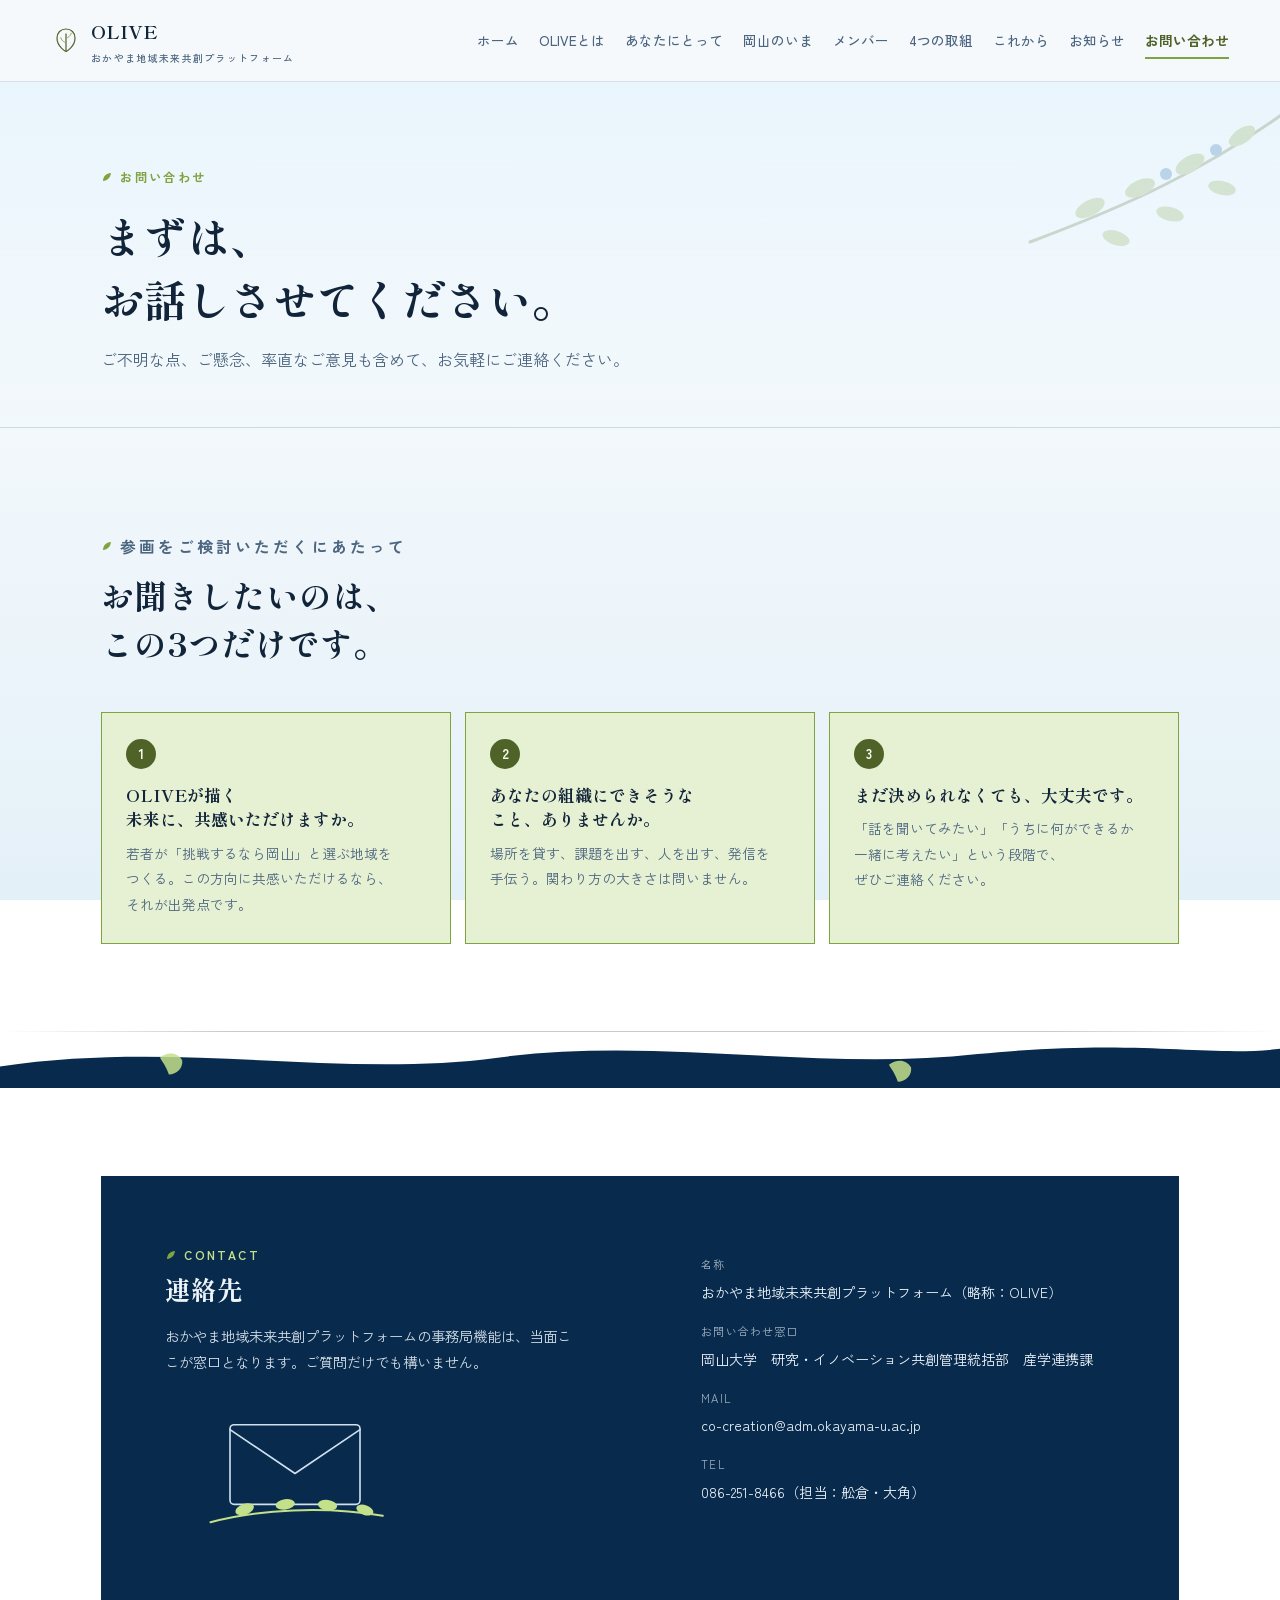
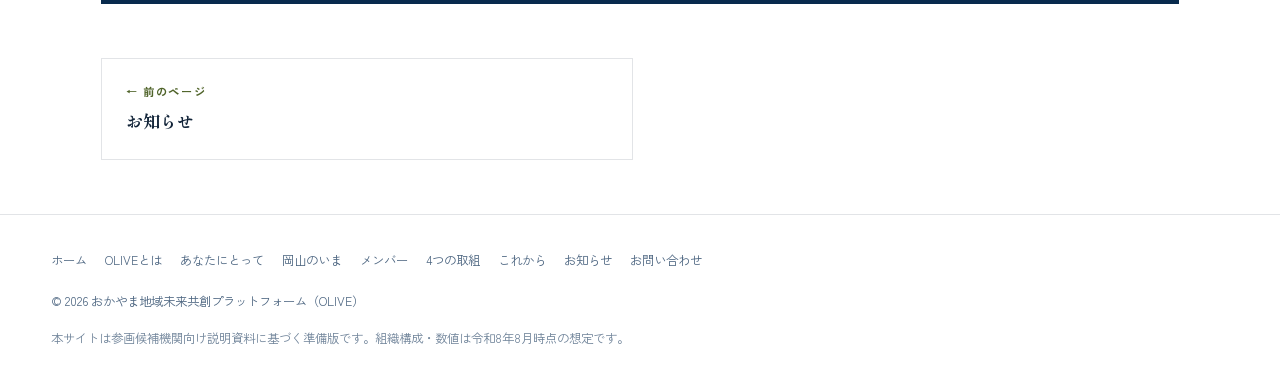
<file: contact.html>
<!DOCTYPE html>
<html lang="ja" class="no-js">
<head>
<meta charset="UTF-8">
<meta name="viewport" content="width=device-width, initial-scale=1">
<title>お問い合わせ｜OLIVE おかやま地域未来共創プラットフォーム</title>
<meta name="description" content="OLIVEへの参画に関するお問い合わせ窓口。参画をご検討いただくにあたってのお願い。">

<link rel="preconnect" href="https://fonts.googleapis.com">
<link rel="preconnect" href="https://fonts.gstatic.com" crossorigin>
<link href="https://fonts.googleapis.com/css2?family=Shippori+Mincho:wght@500;600;700;800&family=Zen+Kaku+Gothic+New:wght@400;500;700;900&display=swap" rel="stylesheet">
<script>document.documentElement.classList.remove("no-js");</script>
<link rel="icon" href="data:image/svg+xml,%3Csvg xmlns='http://www.w3.org/2000/svg' viewBox='0 0 40 40'%3E%3Cpath d='M20 34C20 34 8 28 8 16C8 9 13 4 20 4C27 4 32 9 32 16C32 28 20 34 20 34Z' fill='none' stroke='%234f6329' stroke-width='2.6'/%3E%3Cpath d='M20 34V10' stroke='%234f6329' stroke-width='2.6'/%3E%3C/svg%3E">
<meta name="theme-color" content="#0a5ba8">
<meta property="og:type" content="website">
<meta property="og:site_name" content="おかやま地域未来共創プラットフォーム（OLIVE）">
<meta property="og:title" content="お問い合わせ｜OLIVE">
<meta property="og:description" content="OLIVEへの参画に関するお問い合わせ窓口。参画をご検討いただくにあたってのお願い。">
<meta property="og:image" content="kodai-workshop.jpg">
<meta name="twitter:card" content="summary_large_image">
<link rel="stylesheet" href="style.css">
</head>
<body>
<a class="skip" href="#main">本文へスキップ</a>
<svg width="0" height="0" style="position:absolute" aria-hidden="true"><defs>
<symbol id="i-academy" viewBox="0 0 24 24"><path d="M3 9l9-5 9 5"/><path d="M4 20h16"/><path d="M6 20V9M10 20V9M14 20V9M18 20V9"/></symbol>
<symbol id="i-seedling" viewBox="0 0 24 24"><path d="M12 21V11"/><path d="M12 11C12 6 8 4 4 4c0 4 2 8 8 8Z"/><path d="M12 13C12 9 15 7 19 7c0 4-2 7-7 7Z"/></symbol>
<symbol id="i-roots" viewBox="0 0 24 24"><path d="M12 2v9"/><path d="M12 11c-3 0-5 3-6 9"/><path d="M12 11c3 0 5 3 6 9"/><path d="M12 11c-1.4 1.5-2 4.5-1.4 9"/><path d="M12 11c1.4 1.5 2 4.5 1.4 9"/></symbol>
<symbol id="i-dove" viewBox="0 0 24 24"><path d="M3 14c4 2.5 8 1.4 10-1.6-3 .2-5-1.6-5-4.6 3 .8 5 2.8 5 5.8 3-.6 5.4-3.4 6-7.4-2.6 3.6-6.4 5-10 5-2 0-4 .8-6 2.8Z"/></symbol>
<symbol id="i-cap" viewBox="0 0 24 24"><path d="M12 4 2 9l10 5 10-5-10-5Z"/><path d="M6 11.5V16c0 1.4 2.8 2.6 6 2.6s6-1.2 6-2.6v-4.5"/><path d="M21 9v5.5"/></symbol>
<symbol id="i-university" viewBox="0 0 24 24"><path d="M4 10l8-6 8 6"/><path d="M4 21h16"/><path d="M6 21V11M18 21V11M10 21v-5h4v5"/></symbol>
<symbol id="i-gov" viewBox="0 0 24 24"><path d="M4 10l8-6 8 6"/><path d="M4 21h16"/><path d="M6 21V11M10 21V11M14 21V11M18 21V11"/><path d="M12 4V1M12 1l3 1-3 1"/></symbol>
<symbol id="i-briefcase" viewBox="0 0 24 24"><rect x="3" y="8" width="18" height="12" rx="1.6"/><path d="M8 8V6a2 2 0 0 1 2-2h4a2 2 0 0 1 2 2v2"/><path d="M3 13.5h18"/></symbol>
<symbol id="i-coins" viewBox="0 0 24 24"><ellipse cx="12" cy="7" rx="7.5" ry="3"/><path d="M4.5 7v10c0 1.7 3.4 3 7.5 3s7.5-1.3 7.5-3V7"/><path d="M4.5 12c0 1.7 3.4 3 7.5 3s7.5-1.3 7.5-3"/></symbol>
<symbol id="i-speech" viewBox="0 0 24 24"><path d="M4 5h16v10H10l-4.5 4v-4H4Z"/><path d="M8 9h8M8 12h5"/></symbol>
<symbol id="i-book" viewBox="0 0 24 24"><path d="M4 5v14l8-3 8 3V5l-8-3-8 3Z"/><path d="M12 2v17"/></symbol>
<symbol id="i-cycle" viewBox="0 0 24 24"><path d="M18 8a7 7 0 0 0-11.3-2"/><path d="M6 16a7 7 0 0 0 11.3 2"/><path d="M5 3.5V7h3.5"/><path d="M19 20.5V17h-3.5"/></symbol>
<symbol id="i-alert" viewBox="0 0 24 24"><path d="M12 3 2 20h20L12 3Z"/><path d="M12 10v4M12 17.5v.01"/></symbol>
<symbol id="i-gear" viewBox="0 0 24 24"><circle cx="12" cy="12" r="3.4"/><path d="M12 2v3M12 19v3M2 12h3M19 12h3M4.9 4.9l2.2 2.2M16.9 16.9l2.2 2.2M19.1 4.9l-2.2 2.2M7.1 16.9l-2.2 2.2"/></symbol>
<symbol id="i-sun" viewBox="0 0 24 24"><circle cx="12" cy="12" r="4.5"/><path d="M12 1.5v3M12 19.5v3M1.5 12h3M19.5 12h3M4.6 4.6l2.1 2.1M17.3 17.3l2.1 2.1M19.4 4.6l-2.1 2.1M6.7 17.3l-2.1 2.1"/></symbol>
<symbol id="i-users" viewBox="0 0 24 24"><circle cx="9" cy="8" r="3.4"/><path d="M2.5 20c0-3.6 2.9-6 6.5-6s6.5 2.4 6.5 6"/><path d="M16.5 5.2a3.4 3.4 0 0 1 0 6.6"/><path d="M18 14.4c2.1.7 3.5 2.6 3.5 5.6"/></symbol>
<symbol id="i-check" viewBox="0 0 24 24"><path d="M4 12.5 9.5 18 20 6.5"/></symbol>
<symbol id="i-map" viewBox="0 0 24 24"><path d="M9 4 3 6.5v13L9 17l6 3 6-2.5v-13L15 7 9 4Z"/><path d="M9 4v13M15 7v13"/></symbol>
</defs></svg>
<div id="scrollProgress"></div>
<header class="site">
  <div class="nav-row">
    <a class="brand" href="index.html">
      <svg class="brand-mark" viewBox="0 0 40 40" fill="none" aria-hidden="true">
        <path d="M20 34C20 34 8 28 8 16C8 9 13 4 20 4C27 4 32 9 32 16C32 28 20 34 20 34Z" stroke="currentColor" stroke-width="1.6" style="color:var(--olive-deep)"/>
        <path d="M20 34V10" stroke="currentColor" stroke-width="1.6" style="color:var(--olive-deep)"/>
        <path d="M20 22C20 22 14 21 13 15" stroke="currentColor" stroke-width="1.2" style="color:var(--olive)"/>
        <path d="M20 16C20 16 26 15 27 9" stroke="currentColor" stroke-width="1.2" style="color:var(--olive)"/>
      </svg>
      <span class="brand-text">OLIVE<small>おかやま地域未来共創プラットフォーム</small></span>
    </a>
    <nav class="links" id="navLinks">
      <a href="index.html">ホーム</a>
      <a href="about.html">OLIVEとは</a>
      <a href="stakeholders.html">あなたにとって</a>
      <a href="issue.html">岡山のいま</a>
      <a href="members.html">メンバー</a>
      <a href="initiatives.html">4つの取組</a>
      <a href="roadmap.html">これから</a>
      <a href="news.html">お知らせ</a>
      <a href="contact.html" class="active">お問い合わせ</a>
    </nav>
    <button class="nav-toggle-btn" id="navToggleBtn" aria-label="メニューを開く" aria-expanded="false" aria-controls="navLinks">
      <svg viewBox="0 0 24 24" fill="none" stroke="currentColor" stroke-width="2" stroke-linecap="round"><path d="M3 6h18M3 12h18M3 18h18"/></svg>
    </button>
  </div>
</header>
<main id="main">
  <div class="page-head-band">
    <div class="wrap">
      <svg class="ph-deco" viewBox="0 0 300 200" aria-hidden="true">
<path d="M10 180 C 90 150, 190 110, 292 30" stroke="var(--olive-deep)" stroke-width="3" fill="none" stroke-linecap="round"/>
<g fill="var(--olive)">
  <ellipse cx="70" cy="146" rx="16" ry="8" transform="rotate(-28 70 146)"/>
  <ellipse cx="120" cy="126" rx="16" ry="8" transform="rotate(-24 120 126)"/>
  <ellipse cx="170" cy="102" rx="16" ry="8" transform="rotate(-30 170 102)"/>
  <ellipse cx="222" cy="74" rx="15" ry="7.5" transform="rotate(-34 222 74)"/>
  <ellipse cx="96" cy="176" rx="14" ry="7" transform="rotate(18 96 176)"/>
  <ellipse cx="150" cy="152" rx="14" ry="7" transform="rotate(14 150 152)"/>
  <ellipse cx="202" cy="126" rx="14" ry="7" transform="rotate(12 202 126)"/>
</g>
<g fill="var(--navy)"><circle cx="146" cy="112" r="6"/><circle cx="196" cy="88" r="6"/></g>
</svg>
      <div class="ph-inner page-enter">
        <p class="eyebrow">お問い合わせ</p>
        <h1>まずは、お話しさせてください。</h1>
        <p class="ph-lede">ご不明な点、ご懸念、率直なご意見も含めて、お気軽にご連絡ください。</p>
      </div>
    </div>
  </div>

  <section id="asks">
    <div class="wrap">
      <div class="section-head reveal">
        <p class="eyebrow">参画をご検討いただくにあたって</p>
        <h2>お聞きしたいのは、この3つだけです。</h2>
      </div>
      <div class="ask-grid stagger">
        <div class="ask"><div class="an">1</div><h4>OLIVEが描く未来に、共感いただけますか。</h4><p>若者が「挑戦するなら岡山」と選ぶ地域をつくる。この方向に共感いただけるなら、それが出発点です。</p></div>
        <div class="ask"><div class="an">2</div><h4>あなたの組織にできそうなこと、ありませんか。</h4><p>場所を貸す、課題を出す、人を出す、発信を手伝う。関わり方の大きさは問いません。</p></div>
        <div class="ask"><div class="an">3</div><h4>まだ決められなくても、大丈夫です。</h4><p>「話を聞いてみたい」「うちに何ができるか一緒に考えたい」という段階で、ぜひご連絡ください。</p></div>
      </div>
    </div>
  </section>

  <div class="sea-band" aria-hidden="true"><svg viewBox="0 0 1440 64" preserveAspectRatio="none">
<path d="M0 40 C 200 10, 380 54, 560 30 C 740 6, 920 46, 1100 26 C 1280 8, 1360 30, 1440 20 L1440 64 L0 64 Z" fill="var(--sea-deep)"/>
<g fill="var(--olive-light)" opacity="0.85"><path d="M180 30c9-7 20-6 25 3 1 9-6 16-15 16-3-9-7-14-10-19z"/><path d="M1000 38c9-7 20-6 25 3 1 9-6 16-15 16-3-9-7-14-10-19z"/></g>
</svg></div>

  <section id="reach" style="border-bottom:none; padding-bottom:0;">
    <div class="wrap">
      <div class="contact-panel reveal">
        <div>
          <p class="eyebrow" style="color:var(--olive-light);">Contact</p>
          <h2>連絡先</h2>
          <p class="note">おかやま地域未来共創プラットフォームの事務局機能は、当面ここが窓口となります。ご質問だけでも構いません。</p>
          <div class="contact-art" aria-hidden="true"><svg viewBox="0 0 320 170">
  <g stroke="#cfe0ee" stroke-width="2" fill="none" stroke-linejoin="round" stroke-linecap="round">
    <rect x="80" y="28" width="160" height="98" rx="5"/><path d="M80 34 L160 88 L240 34"/>
  </g>
  <path d="M56 148 C 116 132, 196 128, 268 140" stroke="var(--olive-light)" stroke-width="2.5" fill="none" stroke-linecap="round"/>
  <g fill="var(--olive-light)"><ellipse cx="98" cy="132" rx="12" ry="6.5" transform="rotate(-20 98 132)"/><ellipse cx="148" cy="126" rx="12" ry="6.5" transform="rotate(-8 148 126)"/><ellipse cx="200" cy="127" rx="12" ry="6.5" transform="rotate(8 200 127)"/><ellipse cx="246" cy="133" rx="11" ry="6" transform="rotate(20 246 133)"/></g>
</svg></div>
        </div>
        <dl class="contact-facts">
          <div><dt>名称</dt><dd>おかやま地域未来共創プラットフォーム（略称：OLIVE）</dd></div>
          <div><dt>お問い合わせ窓口</dt><dd>岡山大学　研究・イノベーション共創管理統括部　産学連携課</dd></div>
          <div><dt>Mail</dt><dd>co-creation@adm.okayama-u.ac.jp</dd></div>
          <div><dt>Tel</dt><dd>086-251-8466（担当：舩倉・大角）</dd></div>
        </dl>
      </div>
    </div>
  </section>

</main>
<div class="wrap"><div class="pager">
<a href="news.html"><span class="dir">← 前のページ</span><span class="ttl">お知らせ</span></a>
</div></div>
<footer>
  <span>© 2026 おかやま地域未来共創プラットフォーム（OLIVE）</span>
  <span class="fnav"><a href="index.html">ホーム</a> <a href="about.html">OLIVEとは</a> <a href="stakeholders.html">あなたにとって</a> <a href="issue.html">岡山のいま</a> <a href="members.html">メンバー</a> <a href="initiatives.html">4つの取組</a> <a href="roadmap.html">これから</a> <a href="news.html">お知らせ</a> <a href="contact.html">お問い合わせ</a></span>
  <span class="f-note">本サイトは参画候補機関向け説明資料に基づく準備版です。組織構成・数値は令和8年8月時点の想定です。</span>
</footer>
<button class="back-to-top" id="backToTop" aria-label="ページ上部へ戻る">↑</button>
<script src="news.js"></script>
<script src="site.js"></script>

</body>
</html>
</file>
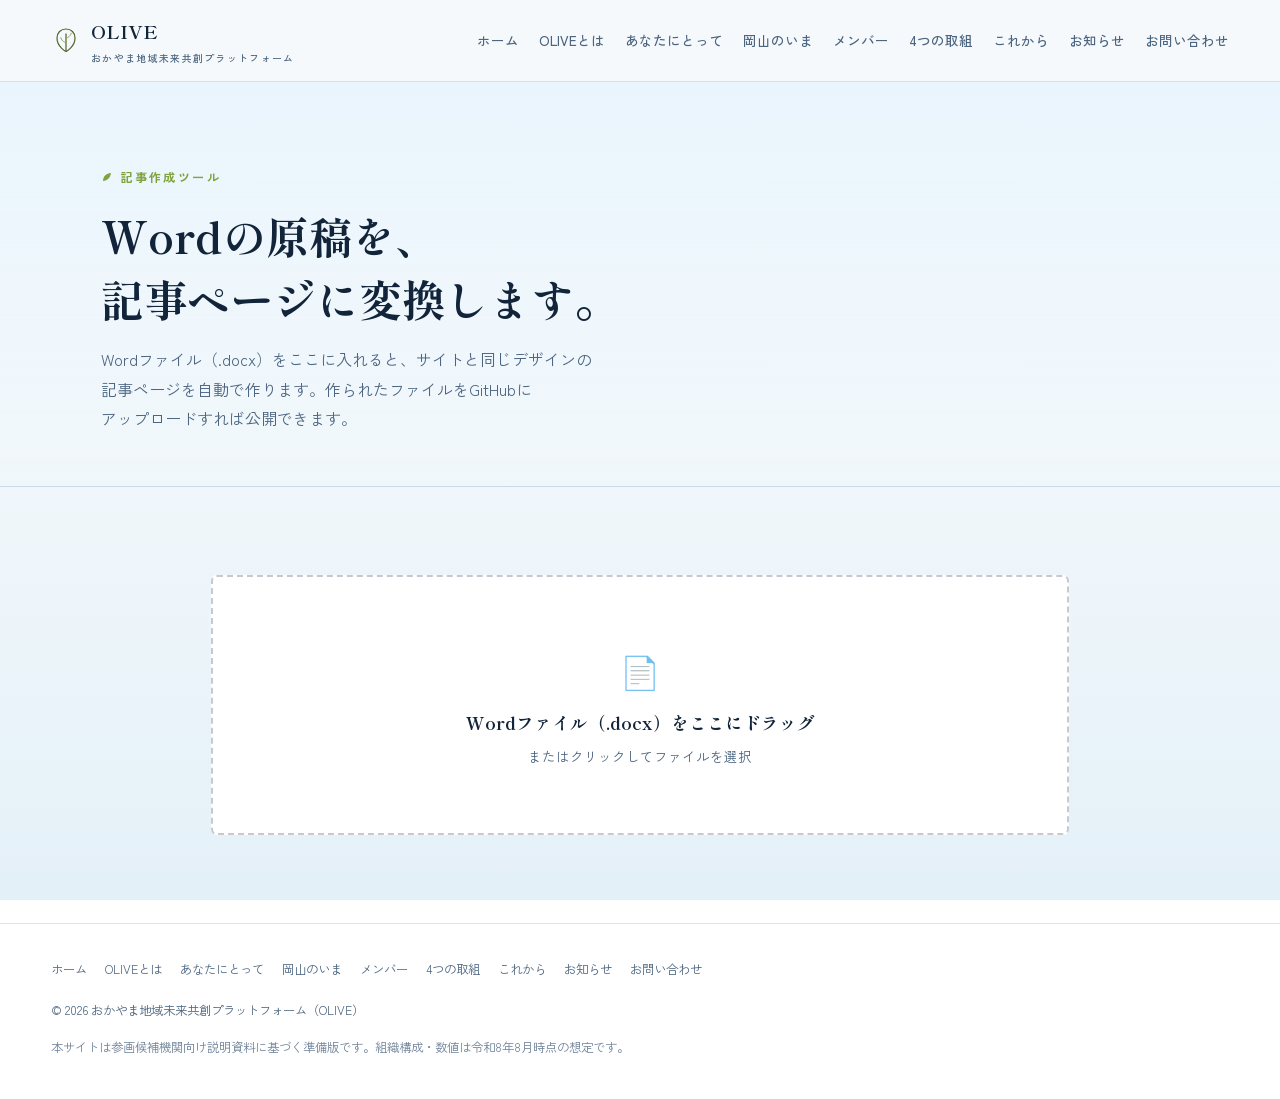
<file: convert.html>
<!DOCTYPE html>
<html lang="ja" class="no-js">
<head>
<meta charset="UTF-8">
<meta name="viewport" content="width=device-width, initial-scale=1">
<title>記事作成ツール｜OLIVE おかやま地域未来共創プラットフォーム</title>
<meta name="description" content="Wordファイルから記事ページを作る、サイト運営者向けのツールです。">
<meta name="robots" content="noindex, nofollow">
<link rel="preconnect" href="https://fonts.googleapis.com">
<link rel="preconnect" href="https://fonts.gstatic.com" crossorigin>
<link href="https://fonts.googleapis.com/css2?family=Shippori+Mincho:wght@500;600;700;800&family=Zen+Kaku+Gothic+New:wght@400;500;700;900&display=swap" rel="stylesheet">
<script>document.documentElement.classList.remove("no-js");</script>
<link rel="icon" href="data:image/svg+xml,%3Csvg xmlns='http://www.w3.org/2000/svg' viewBox='0 0 40 40'%3E%3Cpath d='M20 34C20 34 8 28 8 16C8 9 13 4 20 4C27 4 32 9 32 16C32 28 20 34 20 34Z' fill='none' stroke='%234f6329' stroke-width='2.6'/%3E%3Cpath d='M20 34V10' stroke='%234f6329' stroke-width='2.6'/%3E%3C/svg%3E">
<meta name="theme-color" content="#0a5ba8">
<meta property="og:type" content="website">
<meta property="og:site_name" content="おかやま地域未来共創プラットフォーム（OLIVE）">
<meta property="og:title" content="記事作成ツール｜OLIVE">
<meta property="og:description" content="Wordファイルから記事ページを作る、サイト運営者向けのツールです。">
<meta property="og:image" content="kodai-workshop.jpg">
<meta name="twitter:card" content="summary_large_image">
<link rel="stylesheet" href="style.css">
</head>
<body>
<a class="skip" href="#main">本文へスキップ</a>
<svg width="0" height="0" style="position:absolute" aria-hidden="true"><defs>
<symbol id="i-academy" viewBox="0 0 24 24"><path d="M3 9l9-5 9 5"/><path d="M4 20h16"/><path d="M6 20V9M10 20V9M14 20V9M18 20V9"/></symbol>
<symbol id="i-seedling" viewBox="0 0 24 24"><path d="M12 21V11"/><path d="M12 11C12 6 8 4 4 4c0 4 2 8 8 8Z"/><path d="M12 13C12 9 15 7 19 7c0 4-2 7-7 7Z"/></symbol>
<symbol id="i-roots" viewBox="0 0 24 24"><path d="M12 2v9"/><path d="M12 11c-3 0-5 3-6 9"/><path d="M12 11c3 0 5 3 6 9"/><path d="M12 11c-1.4 1.5-2 4.5-1.4 9"/><path d="M12 11c1.4 1.5 2 4.5 1.4 9"/></symbol>
<symbol id="i-dove" viewBox="0 0 24 24"><path d="M3 14c4 2.5 8 1.4 10-1.6-3 .2-5-1.6-5-4.6 3 .8 5 2.8 5 5.8 3-.6 5.4-3.4 6-7.4-2.6 3.6-6.4 5-10 5-2 0-4 .8-6 2.8Z"/></symbol>
<symbol id="i-cap" viewBox="0 0 24 24"><path d="M12 4 2 9l10 5 10-5-10-5Z"/><path d="M6 11.5V16c0 1.4 2.8 2.6 6 2.6s6-1.2 6-2.6v-4.5"/><path d="M21 9v5.5"/></symbol>
<symbol id="i-university" viewBox="0 0 24 24"><path d="M4 10l8-6 8 6"/><path d="M4 21h16"/><path d="M6 21V11M18 21V11M10 21v-5h4v5"/></symbol>
<symbol id="i-gov" viewBox="0 0 24 24"><path d="M4 10l8-6 8 6"/><path d="M4 21h16"/><path d="M6 21V11M10 21V11M14 21V11M18 21V11"/><path d="M12 4V1M12 1l3 1-3 1"/></symbol>
<symbol id="i-briefcase" viewBox="0 0 24 24"><rect x="3" y="8" width="18" height="12" rx="1.6"/><path d="M8 8V6a2 2 0 0 1 2-2h4a2 2 0 0 1 2 2v2"/><path d="M3 13.5h18"/></symbol>
<symbol id="i-coins" viewBox="0 0 24 24"><ellipse cx="12" cy="7" rx="7.5" ry="3"/><path d="M4.5 7v10c0 1.7 3.4 3 7.5 3s7.5-1.3 7.5-3V7"/><path d="M4.5 12c0 1.7 3.4 3 7.5 3s7.5-1.3 7.5-3"/></symbol>
<symbol id="i-speech" viewBox="0 0 24 24"><path d="M4 5h16v10H10l-4.5 4v-4H4Z"/><path d="M8 9h8M8 12h5"/></symbol>
<symbol id="i-book" viewBox="0 0 24 24"><path d="M4 5v14l8-3 8 3V5l-8-3-8 3Z"/><path d="M12 2v17"/></symbol>
<symbol id="i-cycle" viewBox="0 0 24 24"><path d="M18 8a7 7 0 0 0-11.3-2"/><path d="M6 16a7 7 0 0 0 11.3 2"/><path d="M5 3.5V7h3.5"/><path d="M19 20.5V17h-3.5"/></symbol>
<symbol id="i-alert" viewBox="0 0 24 24"><path d="M12 3 2 20h20L12 3Z"/><path d="M12 10v4M12 17.5v.01"/></symbol>
<symbol id="i-gear" viewBox="0 0 24 24"><circle cx="12" cy="12" r="3.4"/><path d="M12 2v3M12 19v3M2 12h3M19 12h3M4.9 4.9l2.2 2.2M16.9 16.9l2.2 2.2M19.1 4.9l-2.2 2.2M7.1 16.9l-2.2 2.2"/></symbol>
<symbol id="i-sun" viewBox="0 0 24 24"><circle cx="12" cy="12" r="4.5"/><path d="M12 1.5v3M12 19.5v3M1.5 12h3M19.5 12h3M4.6 4.6l2.1 2.1M17.3 17.3l2.1 2.1M19.4 4.6l-2.1 2.1M6.7 17.3l-2.1 2.1"/></symbol>
<symbol id="i-users" viewBox="0 0 24 24"><circle cx="9" cy="8" r="3.4"/><path d="M2.5 20c0-3.6 2.9-6 6.5-6s6.5 2.4 6.5 6"/><path d="M16.5 5.2a3.4 3.4 0 0 1 0 6.6"/><path d="M18 14.4c2.1.7 3.5 2.6 3.5 5.6"/></symbol>
<symbol id="i-check" viewBox="0 0 24 24"><path d="M4 12.5 9.5 18 20 6.5"/></symbol>
<symbol id="i-map" viewBox="0 0 24 24"><path d="M9 4 3 6.5v13L9 17l6 3 6-2.5v-13L15 7 9 4Z"/><path d="M9 4v13M15 7v13"/></symbol>
</defs></svg>
<div id="scrollProgress"></div>
<header class="site">
  <div class="nav-row">
    <a class="brand" href="index.html">
      <svg class="brand-mark" viewBox="0 0 40 40" fill="none" aria-hidden="true">
        <path d="M20 34C20 34 8 28 8 16C8 9 13 4 20 4C27 4 32 9 32 16C32 28 20 34 20 34Z" stroke="currentColor" stroke-width="1.6" style="color:var(--olive-deep)"/>
        <path d="M20 34V10" stroke="currentColor" stroke-width="1.6" style="color:var(--olive-deep)"/>
        <path d="M20 22C20 22 14 21 13 15" stroke="currentColor" stroke-width="1.2" style="color:var(--olive)"/>
        <path d="M20 16C20 16 26 15 27 9" stroke="currentColor" stroke-width="1.2" style="color:var(--olive)"/>
      </svg>
      <span class="brand-text">OLIVE<small>おかやま地域未来共創プラットフォーム</small></span>
    </a>
    <nav class="links" id="navLinks">
      <a href="index.html">ホーム</a>
      <a href="about.html">OLIVEとは</a>
      <a href="stakeholders.html">あなたにとって</a>
      <a href="issue.html">岡山のいま</a>
      <a href="members.html">メンバー</a>
      <a href="initiatives.html">4つの取組</a>
      <a href="roadmap.html">これから</a>
      <a href="news.html">お知らせ</a>
      <a href="contact.html">お問い合わせ</a>
    </nav>
    <button class="nav-toggle-btn" id="navToggleBtn" aria-label="メニューを開く" aria-expanded="false" aria-controls="navLinks">
      <svg viewBox="0 0 24 24" fill="none" stroke="currentColor" stroke-width="2" stroke-linecap="round"><path d="M3 6h18M3 12h18M3 18h18"/></svg>
    </button>
  </div>
</header>
<main id="main">
  <div class="page-head-band">
    <div class="wrap">
      <div class="ph-inner page-enter">
        <p class="eyebrow">記事作成ツール</p>
        <h1>Wordの原稿を、記事ページに変換します。</h1>
        <p class="ph-lede">Wordファイル（.docx）をここに入れると、サイトと同じデザインの記事ページを自動で作ります。作られたファイルをGitHubにアップロードすれば公開できます。</p>
      </div>
    </div>
  </div>

  <section>
    <div class="wrap conv-wrap">
      <div id="dropzone" class="dropzone reveal" tabindex="0" role="button" aria-label="Wordファイルを選択">
        <div class="dz-ic" aria-hidden="true">📄</div>
        <h3>Wordファイル（.docx）をここにドラッグ</h3>
        <p>またはクリックしてファイルを選択</p>
        <input type="file" id="fileInput" accept=".docx" class="hidden">
      </div>
      <div id="msg" class="conv-msg"></div>

      <div id="editor" class="hidden">
        <div class="conv-fields">
          <label>日付
            <input type="text" id="fDate" placeholder="2026.09.15">
          </label>
          <label>ラベル
            <input type="text" id="fTag" placeholder="お知らせ" list="tagList">
            <datalist id="tagList">
              <option value="お知らせ"></option><option value="記者発表"></option><option value="採択"></option>
              <option value="資料公開"></option><option value="イベント"></option><option value="募集"></option>
              <option value="報道"></option><option value="活動報告"></option>
            </datalist>
          </label>
          <label>タイトル
            <input type="text" id="fTitle" placeholder="記事のタイトル">
          </label>
        </div>

        <div class="conv-actions">
          <button type="button" class="btn btn-primary" id="btnDownload">記事ファイルをダウンロード</button>
          <span class="conv-note" id="fileNameNote"></span>
        </div>

        <div class="conv-snippet">
          <p class="eyebrow">news.js に貼り付ける1件分</p>
          <p class="conv-note">下の内容をコピーして、<code>news.js</code> の <code>var NEWS = [</code> のすぐ下に貼り付けてください。</p>
          <pre id="snippet"></pre>
          <div class="conv-actions"><button type="button" class="btn btn-ghost" id="btnCopy">この内容をコピー</button></div>
        </div>

        <div class="conv-snippet">
          <p class="eyebrow">できあがりプレビュー</p>
          <div class="conv-preview">
            <div class="article-head">
              <div class="article-meta"><span class="date" id="pvDate"></span><span class="tag" id="pvTag"></span></div>
              <h1 id="pvTitle"></h1>
            </div>
            <div class="article-body" id="pvBody"></div>
          </div>
        </div>
      </div>
    </div>
  </section>

</main>

<footer>
  <span>© 2026 おかやま地域未来共創プラットフォーム（OLIVE）</span>
  <span class="fnav"><a href="index.html">ホーム</a> <a href="about.html">OLIVEとは</a> <a href="stakeholders.html">あなたにとって</a> <a href="issue.html">岡山のいま</a> <a href="members.html">メンバー</a> <a href="initiatives.html">4つの取組</a> <a href="roadmap.html">これから</a> <a href="news.html">お知らせ</a> <a href="contact.html">お問い合わせ</a></span>
  <span class="f-note">本サイトは参画候補機関向け説明資料に基づく準備版です。組織構成・数値は令和8年8月時点の想定です。</span>
</footer>
<button class="back-to-top" id="backToTop" aria-label="ページ上部へ戻る">↑</button>
<script src="news.js"></script>
<script src="site.js"></script>
<script src="mammoth.min.js"></script>
<script src="convert.js"></script>
</body>
</html>
</file>
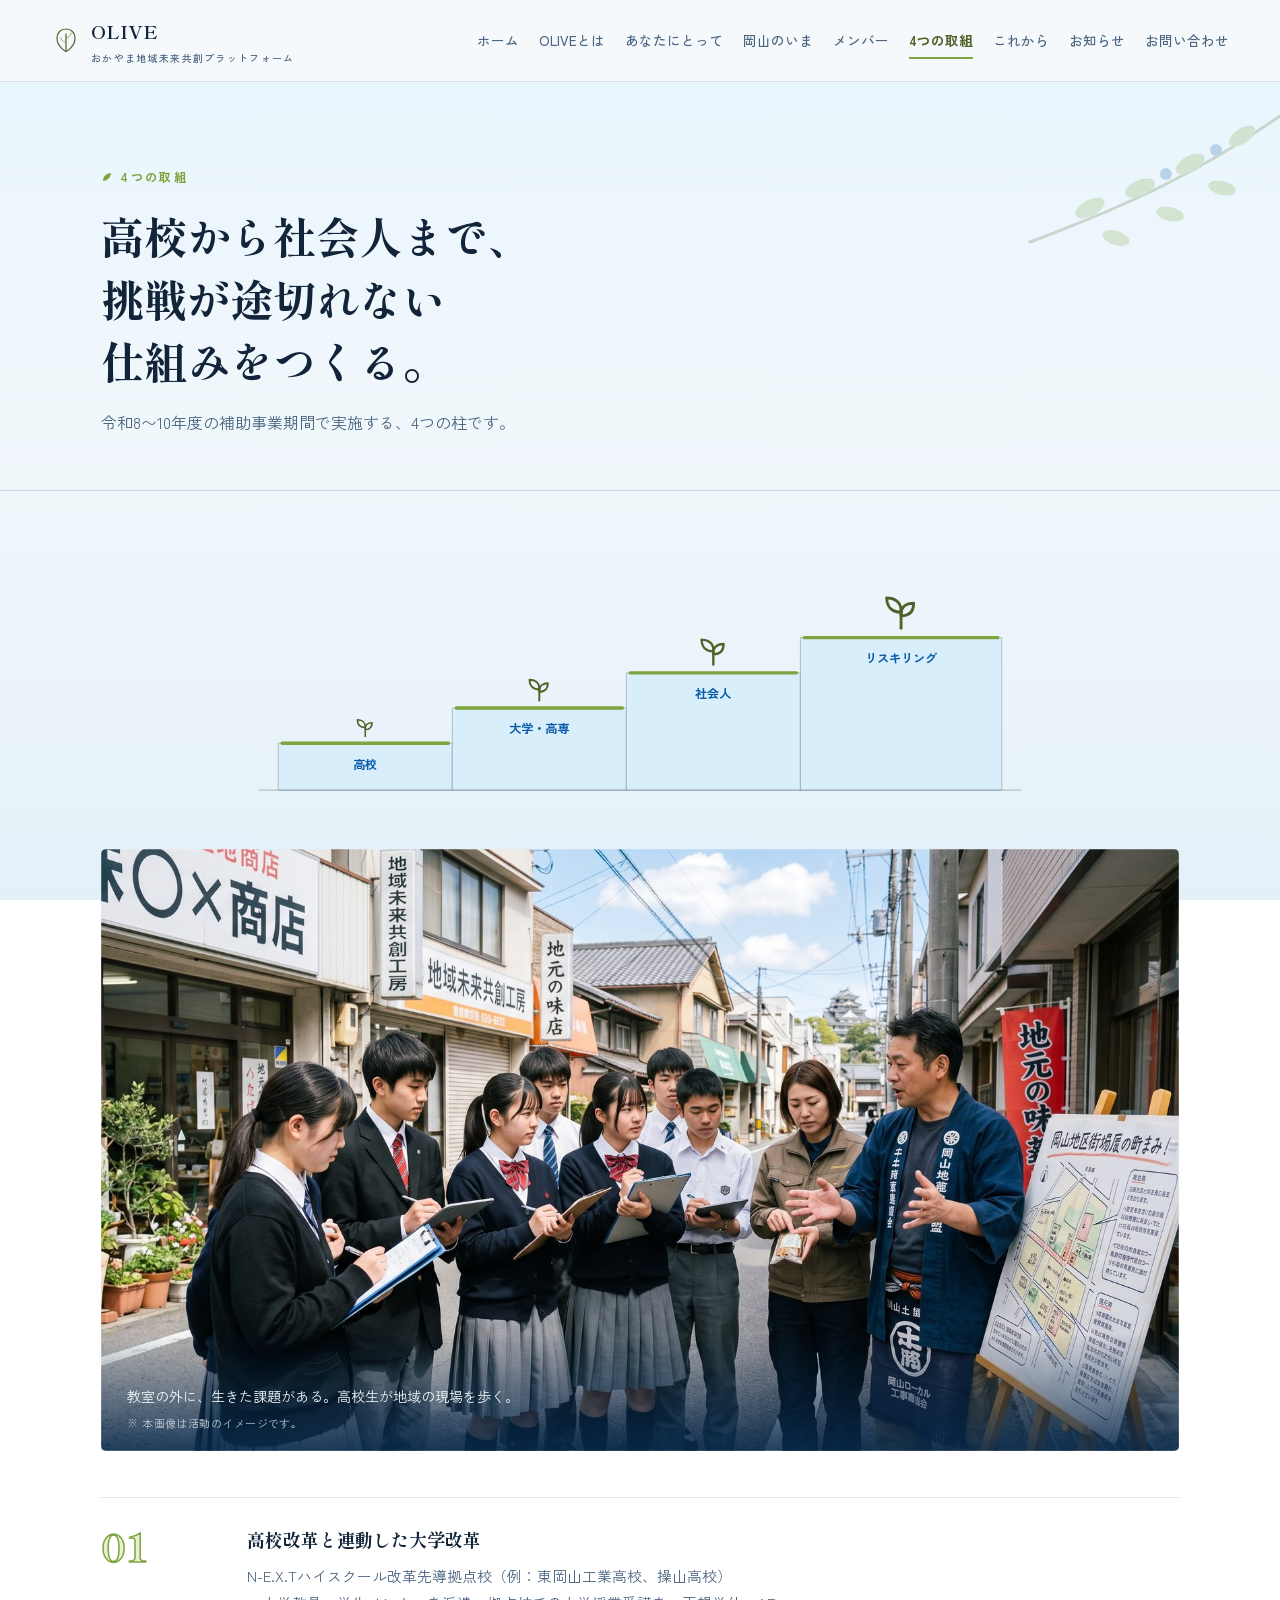
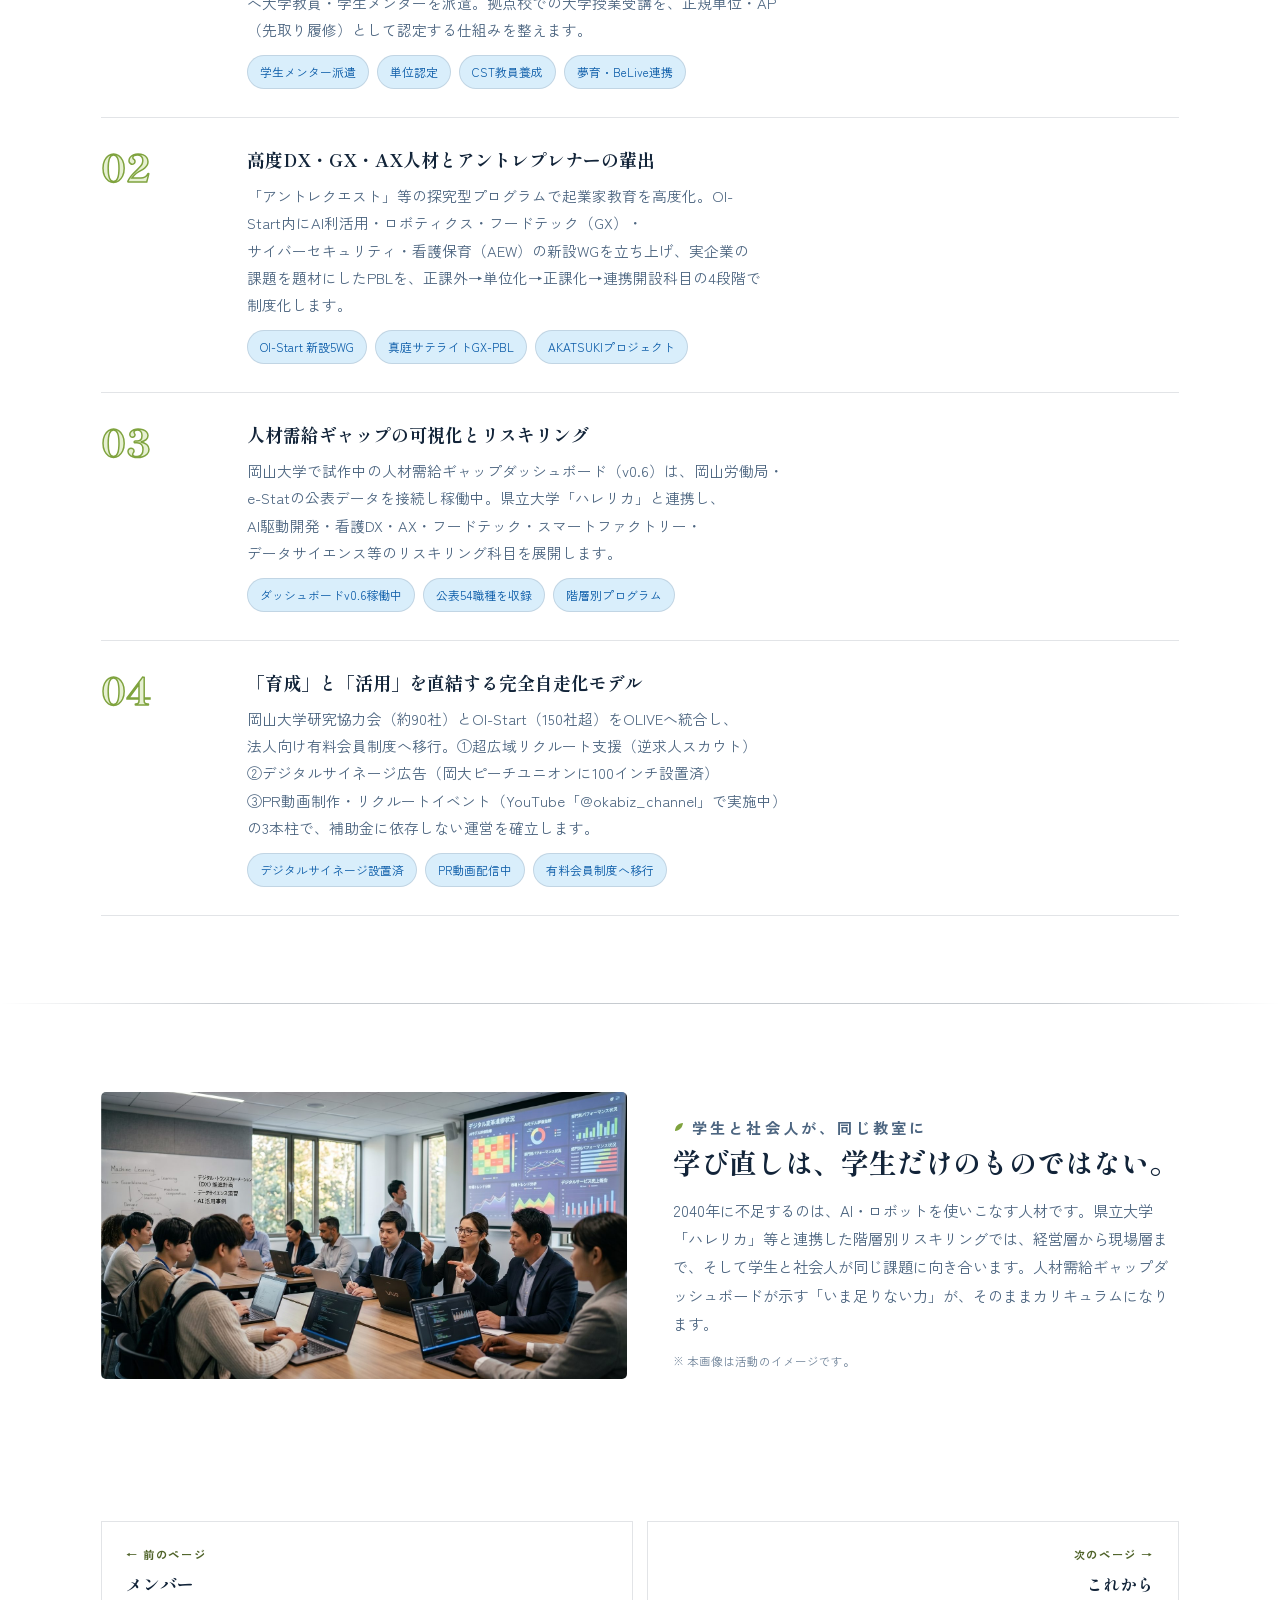
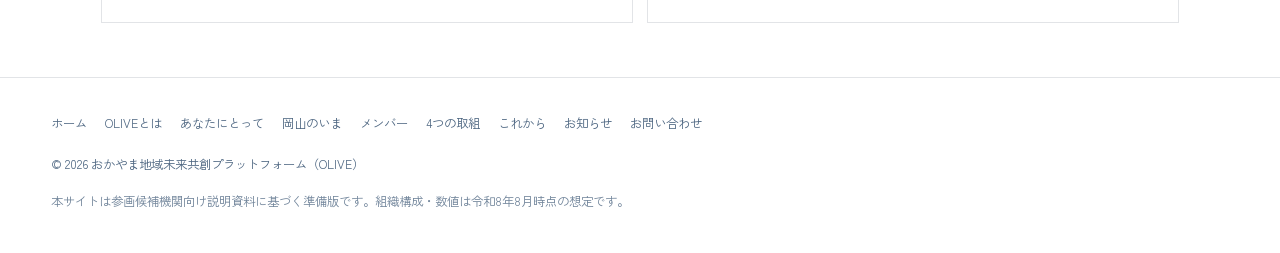
<file: initiatives.html>
<!DOCTYPE html>
<html lang="ja" class="no-js">
<head>
<meta charset="UTF-8">
<meta name="viewport" content="width=device-width, initial-scale=1">
<title>4つの取組｜OLIVE おかやま地域未来共創プラットフォーム</title>
<meta name="description" content="高校改革と連動した大学改革、高度DX・GX・AX人材の輩出、人材需給ギャップの可視化、完全自走化モデルの構築。">

<link rel="preconnect" href="https://fonts.googleapis.com">
<link rel="preconnect" href="https://fonts.gstatic.com" crossorigin>
<link href="https://fonts.googleapis.com/css2?family=Shippori+Mincho:wght@500;600;700;800&family=Zen+Kaku+Gothic+New:wght@400;500;700;900&display=swap" rel="stylesheet">
<script>document.documentElement.classList.remove("no-js");</script>
<link rel="icon" href="data:image/svg+xml,%3Csvg xmlns='http://www.w3.org/2000/svg' viewBox='0 0 40 40'%3E%3Cpath d='M20 34C20 34 8 28 8 16C8 9 13 4 20 4C27 4 32 9 32 16C32 28 20 34 20 34Z' fill='none' stroke='%234f6329' stroke-width='2.6'/%3E%3Cpath d='M20 34V10' stroke='%234f6329' stroke-width='2.6'/%3E%3C/svg%3E">
<meta name="theme-color" content="#0a5ba8">
<meta property="og:type" content="website">
<meta property="og:site_name" content="おかやま地域未来共創プラットフォーム（OLIVE）">
<meta property="og:title" content="4つの取組｜OLIVE">
<meta property="og:description" content="高校改革と連動した大学改革、高度DX・GX・AX人材の輩出、人材需給ギャップの可視化、完全自走化モデルの構築。">
<meta property="og:image" content="kodai-workshop.jpg">
<meta name="twitter:card" content="summary_large_image">
<link rel="stylesheet" href="style.css">
</head>
<body>
<a class="skip" href="#main">本文へスキップ</a>
<svg width="0" height="0" style="position:absolute" aria-hidden="true"><defs>
<symbol id="i-academy" viewBox="0 0 24 24"><path d="M3 9l9-5 9 5"/><path d="M4 20h16"/><path d="M6 20V9M10 20V9M14 20V9M18 20V9"/></symbol>
<symbol id="i-seedling" viewBox="0 0 24 24"><path d="M12 21V11"/><path d="M12 11C12 6 8 4 4 4c0 4 2 8 8 8Z"/><path d="M12 13C12 9 15 7 19 7c0 4-2 7-7 7Z"/></symbol>
<symbol id="i-roots" viewBox="0 0 24 24"><path d="M12 2v9"/><path d="M12 11c-3 0-5 3-6 9"/><path d="M12 11c3 0 5 3 6 9"/><path d="M12 11c-1.4 1.5-2 4.5-1.4 9"/><path d="M12 11c1.4 1.5 2 4.5 1.4 9"/></symbol>
<symbol id="i-dove" viewBox="0 0 24 24"><path d="M3 14c4 2.5 8 1.4 10-1.6-3 .2-5-1.6-5-4.6 3 .8 5 2.8 5 5.8 3-.6 5.4-3.4 6-7.4-2.6 3.6-6.4 5-10 5-2 0-4 .8-6 2.8Z"/></symbol>
<symbol id="i-cap" viewBox="0 0 24 24"><path d="M12 4 2 9l10 5 10-5-10-5Z"/><path d="M6 11.5V16c0 1.4 2.8 2.6 6 2.6s6-1.2 6-2.6v-4.5"/><path d="M21 9v5.5"/></symbol>
<symbol id="i-university" viewBox="0 0 24 24"><path d="M4 10l8-6 8 6"/><path d="M4 21h16"/><path d="M6 21V11M18 21V11M10 21v-5h4v5"/></symbol>
<symbol id="i-gov" viewBox="0 0 24 24"><path d="M4 10l8-6 8 6"/><path d="M4 21h16"/><path d="M6 21V11M10 21V11M14 21V11M18 21V11"/><path d="M12 4V1M12 1l3 1-3 1"/></symbol>
<symbol id="i-briefcase" viewBox="0 0 24 24"><rect x="3" y="8" width="18" height="12" rx="1.6"/><path d="M8 8V6a2 2 0 0 1 2-2h4a2 2 0 0 1 2 2v2"/><path d="M3 13.5h18"/></symbol>
<symbol id="i-coins" viewBox="0 0 24 24"><ellipse cx="12" cy="7" rx="7.5" ry="3"/><path d="M4.5 7v10c0 1.7 3.4 3 7.5 3s7.5-1.3 7.5-3V7"/><path d="M4.5 12c0 1.7 3.4 3 7.5 3s7.5-1.3 7.5-3"/></symbol>
<symbol id="i-speech" viewBox="0 0 24 24"><path d="M4 5h16v10H10l-4.5 4v-4H4Z"/><path d="M8 9h8M8 12h5"/></symbol>
<symbol id="i-book" viewBox="0 0 24 24"><path d="M4 5v14l8-3 8 3V5l-8-3-8 3Z"/><path d="M12 2v17"/></symbol>
<symbol id="i-cycle" viewBox="0 0 24 24"><path d="M18 8a7 7 0 0 0-11.3-2"/><path d="M6 16a7 7 0 0 0 11.3 2"/><path d="M5 3.5V7h3.5"/><path d="M19 20.5V17h-3.5"/></symbol>
<symbol id="i-alert" viewBox="0 0 24 24"><path d="M12 3 2 20h20L12 3Z"/><path d="M12 10v4M12 17.5v.01"/></symbol>
<symbol id="i-gear" viewBox="0 0 24 24"><circle cx="12" cy="12" r="3.4"/><path d="M12 2v3M12 19v3M2 12h3M19 12h3M4.9 4.9l2.2 2.2M16.9 16.9l2.2 2.2M19.1 4.9l-2.2 2.2M7.1 16.9l-2.2 2.2"/></symbol>
<symbol id="i-sun" viewBox="0 0 24 24"><circle cx="12" cy="12" r="4.5"/><path d="M12 1.5v3M12 19.5v3M1.5 12h3M19.5 12h3M4.6 4.6l2.1 2.1M17.3 17.3l2.1 2.1M19.4 4.6l-2.1 2.1M6.7 17.3l-2.1 2.1"/></symbol>
<symbol id="i-users" viewBox="0 0 24 24"><circle cx="9" cy="8" r="3.4"/><path d="M2.5 20c0-3.6 2.9-6 6.5-6s6.5 2.4 6.5 6"/><path d="M16.5 5.2a3.4 3.4 0 0 1 0 6.6"/><path d="M18 14.4c2.1.7 3.5 2.6 3.5 5.6"/></symbol>
<symbol id="i-check" viewBox="0 0 24 24"><path d="M4 12.5 9.5 18 20 6.5"/></symbol>
<symbol id="i-map" viewBox="0 0 24 24"><path d="M9 4 3 6.5v13L9 17l6 3 6-2.5v-13L15 7 9 4Z"/><path d="M9 4v13M15 7v13"/></symbol>
</defs></svg>
<div id="scrollProgress"></div>
<header class="site">
  <div class="nav-row">
    <a class="brand" href="index.html">
      <svg class="brand-mark" viewBox="0 0 40 40" fill="none" aria-hidden="true">
        <path d="M20 34C20 34 8 28 8 16C8 9 13 4 20 4C27 4 32 9 32 16C32 28 20 34 20 34Z" stroke="currentColor" stroke-width="1.6" style="color:var(--olive-deep)"/>
        <path d="M20 34V10" stroke="currentColor" stroke-width="1.6" style="color:var(--olive-deep)"/>
        <path d="M20 22C20 22 14 21 13 15" stroke="currentColor" stroke-width="1.2" style="color:var(--olive)"/>
        <path d="M20 16C20 16 26 15 27 9" stroke="currentColor" stroke-width="1.2" style="color:var(--olive)"/>
      </svg>
      <span class="brand-text">OLIVE<small>おかやま地域未来共創プラットフォーム</small></span>
    </a>
    <nav class="links" id="navLinks">
      <a href="index.html">ホーム</a>
      <a href="about.html">OLIVEとは</a>
      <a href="stakeholders.html">あなたにとって</a>
      <a href="issue.html">岡山のいま</a>
      <a href="members.html">メンバー</a>
      <a href="initiatives.html" class="active">4つの取組</a>
      <a href="roadmap.html">これから</a>
      <a href="news.html">お知らせ</a>
      <a href="contact.html">お問い合わせ</a>
    </nav>
    <button class="nav-toggle-btn" id="navToggleBtn" aria-label="メニューを開く" aria-expanded="false" aria-controls="navLinks">
      <svg viewBox="0 0 24 24" fill="none" stroke="currentColor" stroke-width="2" stroke-linecap="round"><path d="M3 6h18M3 12h18M3 18h18"/></svg>
    </button>
  </div>
</header>
<main id="main">
  <div class="page-head-band">
    <div class="wrap">
      <svg class="ph-deco" viewBox="0 0 300 200" aria-hidden="true">
<path d="M10 180 C 90 150, 190 110, 292 30" stroke="var(--olive-deep)" stroke-width="3" fill="none" stroke-linecap="round"/>
<g fill="var(--olive)">
  <ellipse cx="70" cy="146" rx="16" ry="8" transform="rotate(-28 70 146)"/>
  <ellipse cx="120" cy="126" rx="16" ry="8" transform="rotate(-24 120 126)"/>
  <ellipse cx="170" cy="102" rx="16" ry="8" transform="rotate(-30 170 102)"/>
  <ellipse cx="222" cy="74" rx="15" ry="7.5" transform="rotate(-34 222 74)"/>
  <ellipse cx="96" cy="176" rx="14" ry="7" transform="rotate(18 96 176)"/>
  <ellipse cx="150" cy="152" rx="14" ry="7" transform="rotate(14 150 152)"/>
  <ellipse cx="202" cy="126" rx="14" ry="7" transform="rotate(12 202 126)"/>
</g>
<g fill="var(--navy)"><circle cx="146" cy="112" r="6"/><circle cx="196" cy="88" r="6"/></g>
</svg>
      <div class="ph-inner page-enter">
        <p class="eyebrow">4つの取組</p>
        <h1>高校から社会人まで、挑戦が途切れない仕組みをつくる。</h1>
        <p class="ph-lede">令和8〜10年度の補助事業期間で実施する、4つの柱です。</p>
      </div>
    </div>
  </div>

  <section id="four">
    <div class="wrap">
      <div class="section-art art-wide reveal draw" role="img" aria-label="高校から大学、産業界、リスキリングへと段階的に育つ人材のイラスト">
<svg viewBox="0 0 900 234">
  <g fill="var(--sea-pale)" stroke="var(--line-strong)" stroke-width="1">
    <rect x="80" y="172" width="178" height="48"/><rect x="258" y="136" width="178" height="84"/>
    <rect x="436" y="100" width="178" height="120"/><rect x="614" y="64" width="206" height="156"/>
  </g>
  <g stroke="var(--olive)" stroke-width="3.4" stroke-linecap="round" fill="none">
    <path pathLength="1" d="M84 172 H254"/><path pathLength="1" d="M262 136 H432"/><path pathLength="1" d="M440 100 H610"/><path pathLength="1" d="M618 64 H816"/>
  </g>
  <g class="fade-late">
    <use href="#i-seedling" x="157" y="144" width="24" height="24" class="art-ico"/>
    <use href="#i-seedling" x="332" y="102" width="30" height="30" class="art-ico"/>
    <use href="#i-seedling" x="507" y="60" width="36" height="36" class="art-ico"/>
    <use href="#i-seedling" x="695" y="16" width="44" height="44" class="art-ico"/>
    <g font-family="var(--sans)" font-size="12.5" font-weight="700" fill="var(--navy)" text-anchor="middle">
      <text x="169" y="198">高校</text><text x="347" y="162">大学・高専</text><text x="525" y="126">社会人</text><text x="717" y="90">リスキリング</text>
    </g>
  </g>
  <path d="M60 220 H840" stroke="var(--line-strong)" stroke-width="1.2" fill="none"/>
</svg></div>
      <figure class="photo-band reveal wipe"><img src="fieldwork.jpg" alt="高校生が商店街で地元事業者に取材している様子" loading="lazy" decoding="async" width="1600" height="893"><figcaption>教室の外に、生きた課題がある。高校生が地域の現場を歩く。<span class="cap-note">※ 本画像は活動のイメージです。</span></figcaption></figure>
      <div class="init-list">
        <div class="init reveal">
          <div class="init-num">01</div>
          <div><h3>高校改革と連動した大学改革</h3><p>N-E.X.Tハイスクール改革先導拠点校（例：東岡山工業高校、操山高校）へ大学教員・学生メンターを派遣。拠点校での大学授業受講を、正規単位・AP（先取り履修）として認定する仕組みを整えます。</p><div class="sub"><span>学生メンター派遣</span><span>単位認定</span><span>CST教員養成</span><span>夢育・BeLive連携</span></div></div>
        </div>
        <div class="init reveal">
          <div class="init-num">02</div>
          <div><h3>高度DX・GX・AX人材とアントレプレナーの輩出</h3><p>「アントレクエスト」等の探究型プログラムで起業家教育を高度化。OI-Start内にAI利活用・ロボティクス・フードテック（GX）・サイバーセキュリティ・看護保育（AEW）の新設WGを立ち上げ、実企業の課題を題材にしたPBLを、正課外→単位化→正課化→連携開設科目の4段階で制度化します。</p><div class="sub"><span>OI-Start 新設5WG</span><span>真庭サテライトGX-PBL</span><span>AKATSUKIプロジェクト</span></div></div>
        </div>
        <div class="init reveal">
          <div class="init-num">03</div>
          <div><h3>人材需給ギャップの可視化とリスキリング</h3><p>岡山大学で試作中の人材需給ギャップダッシュボード（v0.6）は、岡山労働局・e-Statの公表データを接続し稼働中。県立大学「ハレリカ」と連携し、AI駆動開発・看護DX・AX・フードテック・スマートファクトリー・データサイエンス等のリスキリング科目を展開します。</p><div class="sub"><span>ダッシュボードv0.6稼働中</span><span>公表54職種を収録</span><span>階層別プログラム</span></div></div>
        </div>
        <div class="init reveal">
          <div class="init-num">04</div>
          <div><h3>「育成」と「活用」を直結する完全自走化モデル</h3><p>岡山大学研究協力会（約90社）とOI-Start（150社超）をOLIVEへ統合し、法人向け有料会員制度へ移行。①超広域リクルート支援（逆求人スカウト）②デジタルサイネージ広告（岡大ピーチユニオンに100インチ設置済）③PR動画制作・リクルートイベント（YouTube「@okabiz_channel」で実施中）の3本柱で、補助金に依存しない運営を確立します。</p><div class="sub"><span>デジタルサイネージ設置済</span><span>PR動画配信中</span><span>有料会員制度へ移行</span></div></div>
        </div>
      </div>
    </div>
  </section>

  <section id="reskilling-photo">
    <div class="wrap">
      <div class="photo-split reveal">
        <figure class="ps-img reveal wipe"><img src="dx-class.jpg" alt="ダッシュボードを前にDX・AI活用について学生と社会人が議論する講義風景" loading="lazy" decoding="async" width="1600" height="873"></figure>
        <div>
          <p class="eyebrow">学生と社会人が、同じ教室に</p>
          <h3>学び直しは、学生だけのものではない。</h3>
          <p>2040年に不足するのは、AI・ロボットを使いこなす人材です。県立大学「ハレリカ」等と連携した階層別リスキリングでは、経営層から現場層まで、そして学生と社会人が同じ課題に向き合います。人材需給ギャップダッシュボードが示す「いま足りない力」が、そのままカリキュラムになります。</p>
          <p class="ps-note">※ 本画像は活動のイメージです。</p>
        </div>
      </div>
    </div>
  </section>

</main>
<div class="wrap"><div class="pager">
<a href="members.html"><span class="dir">← 前のページ</span><span class="ttl">メンバー</span></a>
<a class="next" href="roadmap.html"><span class="dir">次のページ →</span><span class="ttl">これから</span></a>
</div></div>
<footer>
  <span>© 2026 おかやま地域未来共創プラットフォーム（OLIVE）</span>
  <span class="fnav"><a href="index.html">ホーム</a> <a href="about.html">OLIVEとは</a> <a href="stakeholders.html">あなたにとって</a> <a href="issue.html">岡山のいま</a> <a href="members.html">メンバー</a> <a href="initiatives.html">4つの取組</a> <a href="roadmap.html">これから</a> <a href="news.html">お知らせ</a> <a href="contact.html">お問い合わせ</a></span>
  <span class="f-note">本サイトは参画候補機関向け説明資料に基づく準備版です。組織構成・数値は令和8年8月時点の想定です。</span>
</footer>
<button class="back-to-top" id="backToTop" aria-label="ページ上部へ戻る">↑</button>
<script src="news.js"></script>
<script src="site.js"></script>

</body>
</html>
</file>
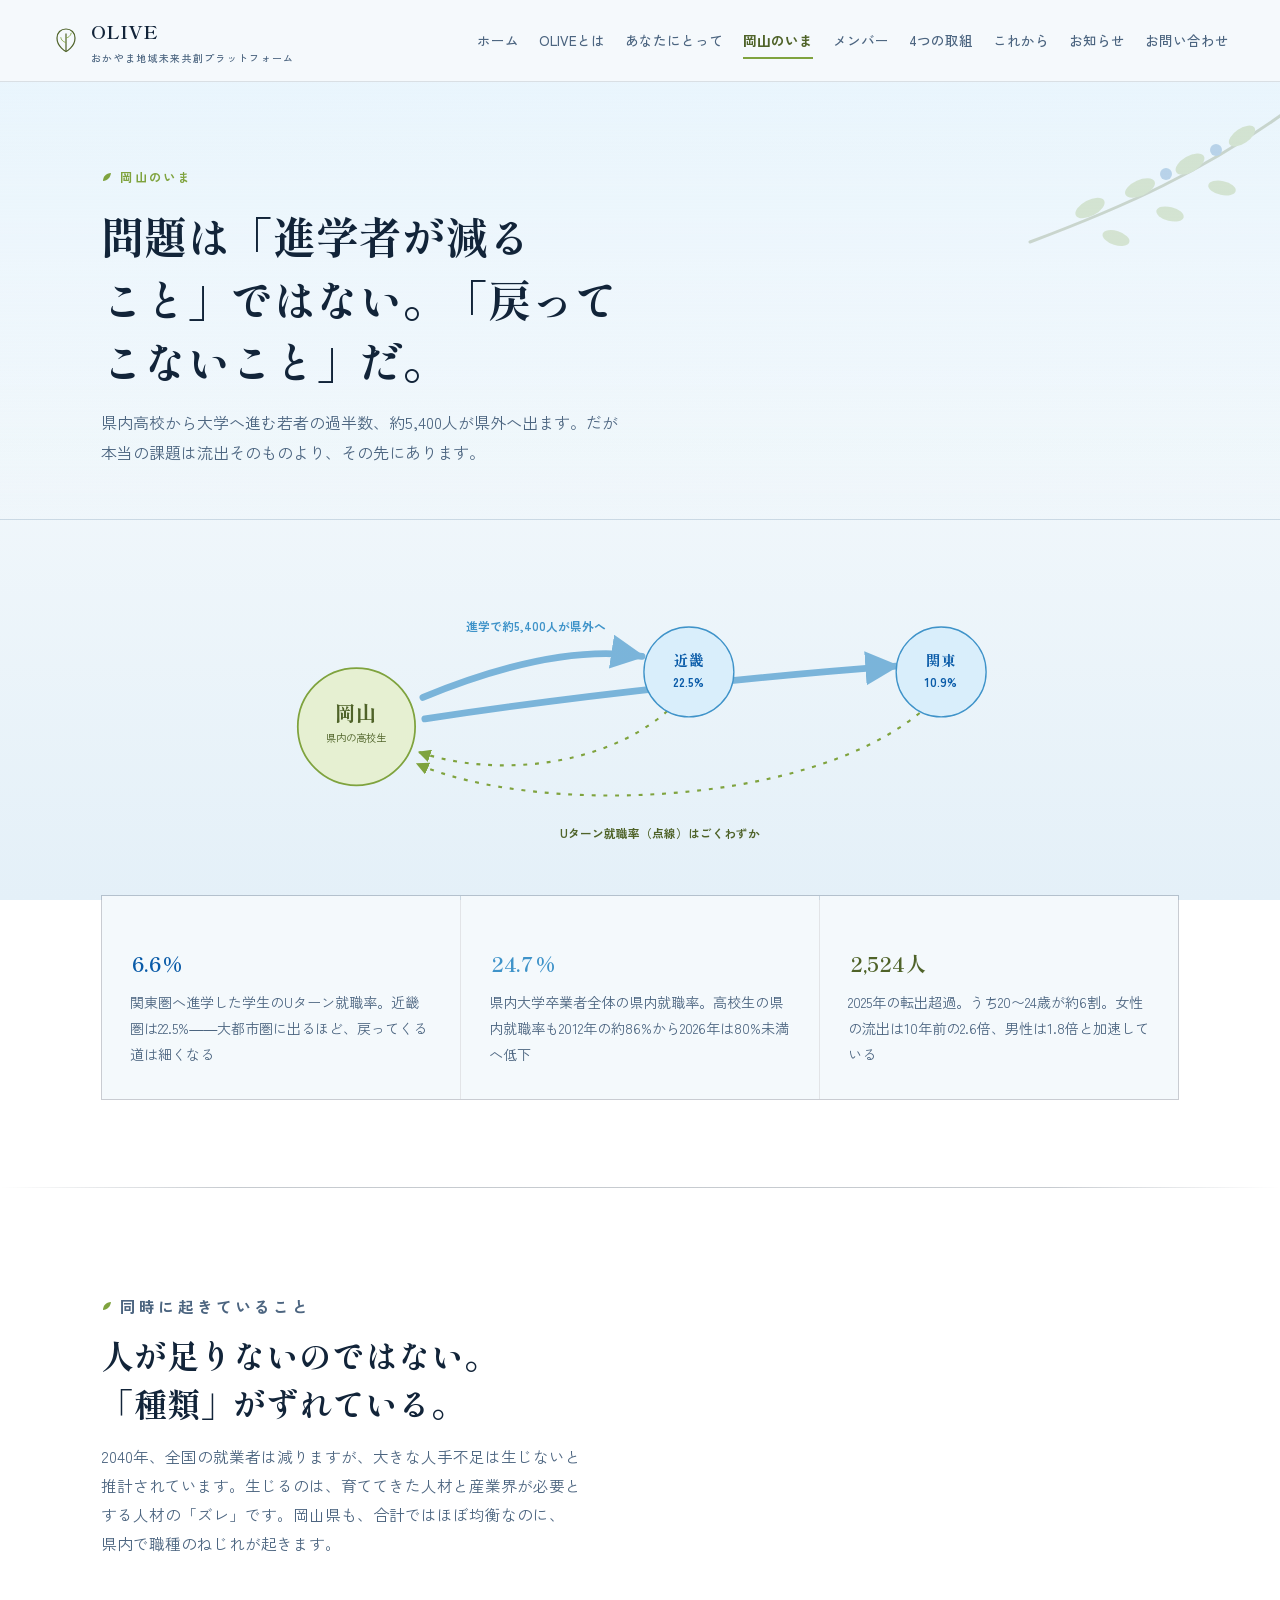
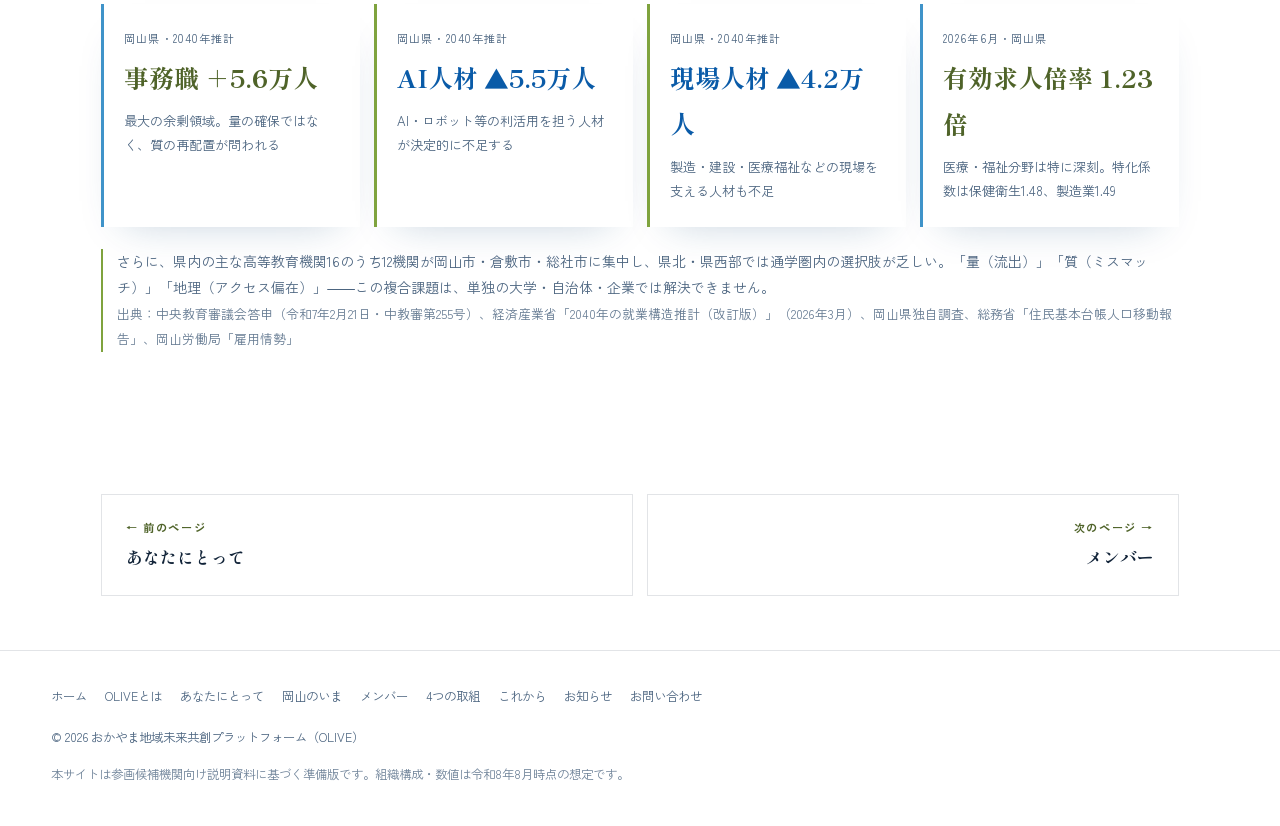
<file: issue.html>
<!DOCTYPE html>
<html lang="ja" class="no-js">
<head>
<meta charset="UTF-8">
<meta name="viewport" content="width=device-width, initial-scale=1">
<title>岡山のいま｜OLIVE おかやま地域未来共創プラットフォーム</title>
<meta name="description" content="Uターン就職率10.9%、県内就職率40.8%、転出超過4,168人。数字で見る岡山の構造課題と2040年の人材需給ミスマッチ。">

<link rel="preconnect" href="https://fonts.googleapis.com">
<link rel="preconnect" href="https://fonts.gstatic.com" crossorigin>
<link href="https://fonts.googleapis.com/css2?family=Shippori+Mincho:wght@500;600;700;800&family=Zen+Kaku+Gothic+New:wght@400;500;700;900&display=swap" rel="stylesheet">
<script>document.documentElement.classList.remove("no-js");</script>
<link rel="icon" href="data:image/svg+xml,%3Csvg xmlns='http://www.w3.org/2000/svg' viewBox='0 0 40 40'%3E%3Cpath d='M20 34C20 34 8 28 8 16C8 9 13 4 20 4C27 4 32 9 32 16C32 28 20 34 20 34Z' fill='none' stroke='%234f6329' stroke-width='2.6'/%3E%3Cpath d='M20 34V10' stroke='%234f6329' stroke-width='2.6'/%3E%3C/svg%3E">
<meta name="theme-color" content="#0a5ba8">
<meta property="og:type" content="website">
<meta property="og:site_name" content="おかやま地域未来共創プラットフォーム（OLIVE）">
<meta property="og:title" content="岡山のいま｜OLIVE">
<meta property="og:description" content="Uターン就職率10.9%、県内就職率40.8%、転出超過4,168人。数字で見る岡山の構造課題と2040年の人材需給ミスマッチ。">
<meta property="og:image" content="kodai-workshop.jpg">
<meta name="twitter:card" content="summary_large_image">
<link rel="stylesheet" href="style.css">
</head>
<body>
<a class="skip" href="#main">本文へスキップ</a>
<svg width="0" height="0" style="position:absolute" aria-hidden="true"><defs>
<symbol id="i-academy" viewBox="0 0 24 24"><path d="M3 9l9-5 9 5"/><path d="M4 20h16"/><path d="M6 20V9M10 20V9M14 20V9M18 20V9"/></symbol>
<symbol id="i-seedling" viewBox="0 0 24 24"><path d="M12 21V11"/><path d="M12 11C12 6 8 4 4 4c0 4 2 8 8 8Z"/><path d="M12 13C12 9 15 7 19 7c0 4-2 7-7 7Z"/></symbol>
<symbol id="i-roots" viewBox="0 0 24 24"><path d="M12 2v9"/><path d="M12 11c-3 0-5 3-6 9"/><path d="M12 11c3 0 5 3 6 9"/><path d="M12 11c-1.4 1.5-2 4.5-1.4 9"/><path d="M12 11c1.4 1.5 2 4.5 1.4 9"/></symbol>
<symbol id="i-dove" viewBox="0 0 24 24"><path d="M3 14c4 2.5 8 1.4 10-1.6-3 .2-5-1.6-5-4.6 3 .8 5 2.8 5 5.8 3-.6 5.4-3.4 6-7.4-2.6 3.6-6.4 5-10 5-2 0-4 .8-6 2.8Z"/></symbol>
<symbol id="i-cap" viewBox="0 0 24 24"><path d="M12 4 2 9l10 5 10-5-10-5Z"/><path d="M6 11.5V16c0 1.4 2.8 2.6 6 2.6s6-1.2 6-2.6v-4.5"/><path d="M21 9v5.5"/></symbol>
<symbol id="i-university" viewBox="0 0 24 24"><path d="M4 10l8-6 8 6"/><path d="M4 21h16"/><path d="M6 21V11M18 21V11M10 21v-5h4v5"/></symbol>
<symbol id="i-gov" viewBox="0 0 24 24"><path d="M4 10l8-6 8 6"/><path d="M4 21h16"/><path d="M6 21V11M10 21V11M14 21V11M18 21V11"/><path d="M12 4V1M12 1l3 1-3 1"/></symbol>
<symbol id="i-briefcase" viewBox="0 0 24 24"><rect x="3" y="8" width="18" height="12" rx="1.6"/><path d="M8 8V6a2 2 0 0 1 2-2h4a2 2 0 0 1 2 2v2"/><path d="M3 13.5h18"/></symbol>
<symbol id="i-coins" viewBox="0 0 24 24"><ellipse cx="12" cy="7" rx="7.5" ry="3"/><path d="M4.5 7v10c0 1.7 3.4 3 7.5 3s7.5-1.3 7.5-3V7"/><path d="M4.5 12c0 1.7 3.4 3 7.5 3s7.5-1.3 7.5-3"/></symbol>
<symbol id="i-speech" viewBox="0 0 24 24"><path d="M4 5h16v10H10l-4.5 4v-4H4Z"/><path d="M8 9h8M8 12h5"/></symbol>
<symbol id="i-book" viewBox="0 0 24 24"><path d="M4 5v14l8-3 8 3V5l-8-3-8 3Z"/><path d="M12 2v17"/></symbol>
<symbol id="i-cycle" viewBox="0 0 24 24"><path d="M18 8a7 7 0 0 0-11.3-2"/><path d="M6 16a7 7 0 0 0 11.3 2"/><path d="M5 3.5V7h3.5"/><path d="M19 20.5V17h-3.5"/></symbol>
<symbol id="i-alert" viewBox="0 0 24 24"><path d="M12 3 2 20h20L12 3Z"/><path d="M12 10v4M12 17.5v.01"/></symbol>
<symbol id="i-gear" viewBox="0 0 24 24"><circle cx="12" cy="12" r="3.4"/><path d="M12 2v3M12 19v3M2 12h3M19 12h3M4.9 4.9l2.2 2.2M16.9 16.9l2.2 2.2M19.1 4.9l-2.2 2.2M7.1 16.9l-2.2 2.2"/></symbol>
<symbol id="i-sun" viewBox="0 0 24 24"><circle cx="12" cy="12" r="4.5"/><path d="M12 1.5v3M12 19.5v3M1.5 12h3M19.5 12h3M4.6 4.6l2.1 2.1M17.3 17.3l2.1 2.1M19.4 4.6l-2.1 2.1M6.7 17.3l-2.1 2.1"/></symbol>
<symbol id="i-users" viewBox="0 0 24 24"><circle cx="9" cy="8" r="3.4"/><path d="M2.5 20c0-3.6 2.9-6 6.5-6s6.5 2.4 6.5 6"/><path d="M16.5 5.2a3.4 3.4 0 0 1 0 6.6"/><path d="M18 14.4c2.1.7 3.5 2.6 3.5 5.6"/></symbol>
<symbol id="i-check" viewBox="0 0 24 24"><path d="M4 12.5 9.5 18 20 6.5"/></symbol>
<symbol id="i-map" viewBox="0 0 24 24"><path d="M9 4 3 6.5v13L9 17l6 3 6-2.5v-13L15 7 9 4Z"/><path d="M9 4v13M15 7v13"/></symbol>
</defs></svg>
<div id="scrollProgress"></div>
<header class="site">
  <div class="nav-row">
    <a class="brand" href="index.html">
      <svg class="brand-mark" viewBox="0 0 40 40" fill="none" aria-hidden="true">
        <path d="M20 34C20 34 8 28 8 16C8 9 13 4 20 4C27 4 32 9 32 16C32 28 20 34 20 34Z" stroke="currentColor" stroke-width="1.6" style="color:var(--olive-deep)"/>
        <path d="M20 34V10" stroke="currentColor" stroke-width="1.6" style="color:var(--olive-deep)"/>
        <path d="M20 22C20 22 14 21 13 15" stroke="currentColor" stroke-width="1.2" style="color:var(--olive)"/>
        <path d="M20 16C20 16 26 15 27 9" stroke="currentColor" stroke-width="1.2" style="color:var(--olive)"/>
      </svg>
      <span class="brand-text">OLIVE<small>おかやま地域未来共創プラットフォーム</small></span>
    </a>
    <nav class="links" id="navLinks">
      <a href="index.html">ホーム</a>
      <a href="about.html">OLIVEとは</a>
      <a href="stakeholders.html">あなたにとって</a>
      <a href="issue.html" class="active">岡山のいま</a>
      <a href="members.html">メンバー</a>
      <a href="initiatives.html">4つの取組</a>
      <a href="roadmap.html">これから</a>
      <a href="news.html">お知らせ</a>
      <a href="contact.html">お問い合わせ</a>
    </nav>
    <button class="nav-toggle-btn" id="navToggleBtn" aria-label="メニューを開く" aria-expanded="false" aria-controls="navLinks">
      <svg viewBox="0 0 24 24" fill="none" stroke="currentColor" stroke-width="2" stroke-linecap="round"><path d="M3 6h18M3 12h18M3 18h18"/></svg>
    </button>
  </div>
</header>
<main id="main">
  <div class="page-head-band">
    <div class="wrap">
      <svg class="ph-deco" viewBox="0 0 300 200" aria-hidden="true">
<path d="M10 180 C 90 150, 190 110, 292 30" stroke="var(--olive-deep)" stroke-width="3" fill="none" stroke-linecap="round"/>
<g fill="var(--olive)">
  <ellipse cx="70" cy="146" rx="16" ry="8" transform="rotate(-28 70 146)"/>
  <ellipse cx="120" cy="126" rx="16" ry="8" transform="rotate(-24 120 126)"/>
  <ellipse cx="170" cy="102" rx="16" ry="8" transform="rotate(-30 170 102)"/>
  <ellipse cx="222" cy="74" rx="15" ry="7.5" transform="rotate(-34 222 74)"/>
  <ellipse cx="96" cy="176" rx="14" ry="7" transform="rotate(18 96 176)"/>
  <ellipse cx="150" cy="152" rx="14" ry="7" transform="rotate(14 150 152)"/>
  <ellipse cx="202" cy="126" rx="14" ry="7" transform="rotate(12 202 126)"/>
</g>
<g fill="var(--navy)"><circle cx="146" cy="112" r="6"/><circle cx="196" cy="88" r="6"/></g>
</svg>
      <div class="ph-inner page-enter">
        <p class="eyebrow">岡山のいま</p>
        <h1>問題は「進学者が減ること」ではない。「戻ってこないこと」だ。</h1>
        <p class="ph-lede">県内高校から大学へ進む若者の過半数、約5,400人が県外へ出ます。だが本当の課題は流出そのものより、その先にあります。</p>
      </div>
    </div>
  </div>

  <section id="outflow">
    <div class="wrap">
      <div class="section-art art-wide reveal" role="img" aria-label="岡山から大都市圏へ若者が流出し、Uターンはわずかであることを示す図">
<svg viewBox="0 0 900 250">
  <defs>
    <marker id="arwOut" viewBox="0 0 10 10" refX="9" refY="5" markerWidth="5" markerHeight="5" orient="auto"><path d="M0 0 L10 5 L0 10 Z" fill="var(--navy-soft)"/></marker>
    <marker id="arwBack" viewBox="0 0 10 10" refX="9" refY="5" markerWidth="6" markerHeight="6" orient="auto"><path d="M0 0 L10 5 L0 10 Z" fill="var(--olive)"/></marker>
  </defs>
  <path d="M228 96 C 330 54, 400 46, 452 54" stroke="var(--navy-soft)" stroke-width="7" fill="none" opacity="0.65" marker-end="url(#arwOut)" stroke-linecap="round"/>
  <path d="M230 118 C 400 92, 600 72, 712 64" stroke="var(--navy-soft)" stroke-width="7" fill="none" opacity="0.65" marker-end="url(#arwOut)" stroke-linecap="round"/>
  <path class="hub-link" d="M478 110 C 412 168, 300 178, 224 152" stroke="var(--olive)" stroke-width="2.2" fill="none" marker-end="url(#arwBack)"/>
  <path class="hub-link" d="M736 112 C 616 210, 340 216, 222 164" stroke="var(--olive)" stroke-width="2.2" fill="none" marker-end="url(#arwBack)"/>
  <circle cx="160" cy="126" r="60" fill="var(--olive-pale)" stroke="var(--olive)" stroke-width="1.8"/>
  <text x="160" y="120" text-anchor="middle" font-family="var(--serif)" font-size="21" font-weight="700" fill="var(--olive-deep)">岡山</text>
  <text x="160" y="142" text-anchor="middle" font-family="var(--sans)" font-size="10.5" fill="var(--olive-deep)">県内の高校生</text>
  <circle cx="500" cy="70" r="46" fill="var(--sea-pale)" stroke="var(--navy-soft)" stroke-width="1.4"/>
  <text x="500" y="64" text-anchor="middle" font-family="var(--serif)" font-size="15" font-weight="700" fill="var(--navy)">近畿</text>
  <text x="500" y="85" text-anchor="middle" font-family="var(--sans)" font-size="12.5" font-weight="700" fill="var(--navy)">22.5%</text>
  <circle cx="758" cy="70" r="46" fill="var(--sea-pale)" stroke="var(--navy-soft)" stroke-width="1.4"/>
  <text x="758" y="64" text-anchor="middle" font-family="var(--serif)" font-size="15" font-weight="700" fill="var(--navy)">関東</text>
  <text x="758" y="85" text-anchor="middle" font-family="var(--sans)" font-size="12.5" font-weight="700" fill="var(--navy)">10.9%</text>
  <text x="344" y="28" text-anchor="middle" font-family="var(--sans)" font-size="12" font-weight="700" fill="var(--navy-soft)">進学で約5,400人が県外へ</text>
  <text x="470" y="240" text-anchor="middle" font-family="var(--sans)" font-size="12" font-weight="700" fill="var(--olive-deep)">Uターン就職率（点線）はごくわずか</text>
</svg></div>
      <div class="stat-grid stagger">
        <div class="stat-cell"><div class="stat-num"><span class="count" data-target="10.9" data-decimals="1">0</span><span>%</span></div><p class="stat-label">関東圏へ進学した学生のUターン就職率。近畿圏は22.5%――大都市圏に出るほど、戻ってくる道は細くなる</p></div>
        <div class="stat-cell"><div class="stat-num"><span class="count" data-target="40.8" data-decimals="1">0</span><span>%</span></div><p class="stat-label">県内大学卒業者全体の県内就職率。高校生の県内就職率も2012年の約86%から2026年は80%未満へ低下</p></div>
        <div class="stat-cell"><div class="stat-num"><span class="count" data-target="4168" data-decimals="0">0</span><span>人</span></div><p class="stat-label">2025年の転出超過。うち20〜24歳が約6割。女性の流出は10年前の2.6倍、男性は1.8倍と加速している</p></div>
      </div>
    </div>
  </section>

  <section id="mismatch">
    <div class="wrap">
      <div class="section-head reveal">
        <p class="eyebrow">同時に起きていること</p>
        <h2>人が足りないのではない。「種類」がずれている。</h2>
        <p>2040年、全国の就業者は減りますが、大きな人手不足は生じないと推計されています。生じるのは、育ててきた人材と産業界が必要とする人材の「ズレ」です。岡山県も、合計ではほぼ均衡なのに、県内で職種のねじれが起きます。</p>
      </div>
      <div class="qs-grid stagger">
        <div class="qs warm"><div class="yr">岡山県・2040年推計</div><div class="val">事務職 ＋5.6万人</div><p class="lbl">最大の余剰領域。量の確保ではなく、質の再配置が問われる</p></div>
        <div class="qs"><div class="yr">岡山県・2040年推計</div><div class="val">AI人材 ▲5.5万人</div><p class="lbl">AI・ロボット等の利活用を担う人材が決定的に不足する</p></div>
        <div class="qs"><div class="yr">岡山県・2040年推計</div><div class="val">現場人材 ▲4.2万人</div><p class="lbl">製造・建設・医療福祉などの現場を支える人材も不足</p></div>
        <div class="qs warm"><div class="yr">2026年6月・岡山県</div><div class="val">有効求人倍率 1.23倍</div><p class="lbl">医療・福祉分野は特に深刻。特化係数は保健衛生1.48、製造業1.49</p></div>
      </div>
      <p class="reveal" style="margin-top:22px; font-size:0.87rem; color:var(--ink-soft); border-left:2px solid var(--olive); padding-left:14px;">
        さらに、県内の主な高等教育機関16のうち12機関が岡山市・倉敷市・総社市に集中し、県北・県西部では通学圏内の選択肢が乏しい。「量（流出）」「質（ミスマッチ）」「地理（アクセス偏在）」――この複合課題は、単独の大学・自治体・企業では解決できません。<br>
        <span style="font-size:0.8rem; opacity:0.85;">出典：中央教育審議会答申（令和7年2月21日・中教審第255号）、経済産業省「2040年の就業構造推計（改訂版）」（2026年3月）、岡山県独自調査、総務省「住民基本台帳人口移動報告」、岡山労働局「雇用情勢」</span>
      </p>
    </div>
  </section>

</main>
<div class="wrap"><div class="pager">
<a href="stakeholders.html"><span class="dir">← 前のページ</span><span class="ttl">あなたにとって</span></a>
<a class="next" href="members.html"><span class="dir">次のページ →</span><span class="ttl">メンバー</span></a>
</div></div>
<footer>
  <span>© 2026 おかやま地域未来共創プラットフォーム（OLIVE）</span>
  <span class="fnav"><a href="index.html">ホーム</a> <a href="about.html">OLIVEとは</a> <a href="stakeholders.html">あなたにとって</a> <a href="issue.html">岡山のいま</a> <a href="members.html">メンバー</a> <a href="initiatives.html">4つの取組</a> <a href="roadmap.html">これから</a> <a href="news.html">お知らせ</a> <a href="contact.html">お問い合わせ</a></span>
  <span class="f-note">本サイトは参画候補機関向け説明資料に基づく準備版です。組織構成・数値は令和8年8月時点の想定です。</span>
</footer>
<button class="back-to-top" id="backToTop" aria-label="ページ上部へ戻る">↑</button>
<script src="news.js"></script>
<script src="site.js"></script>

</body>
</html>
</file>
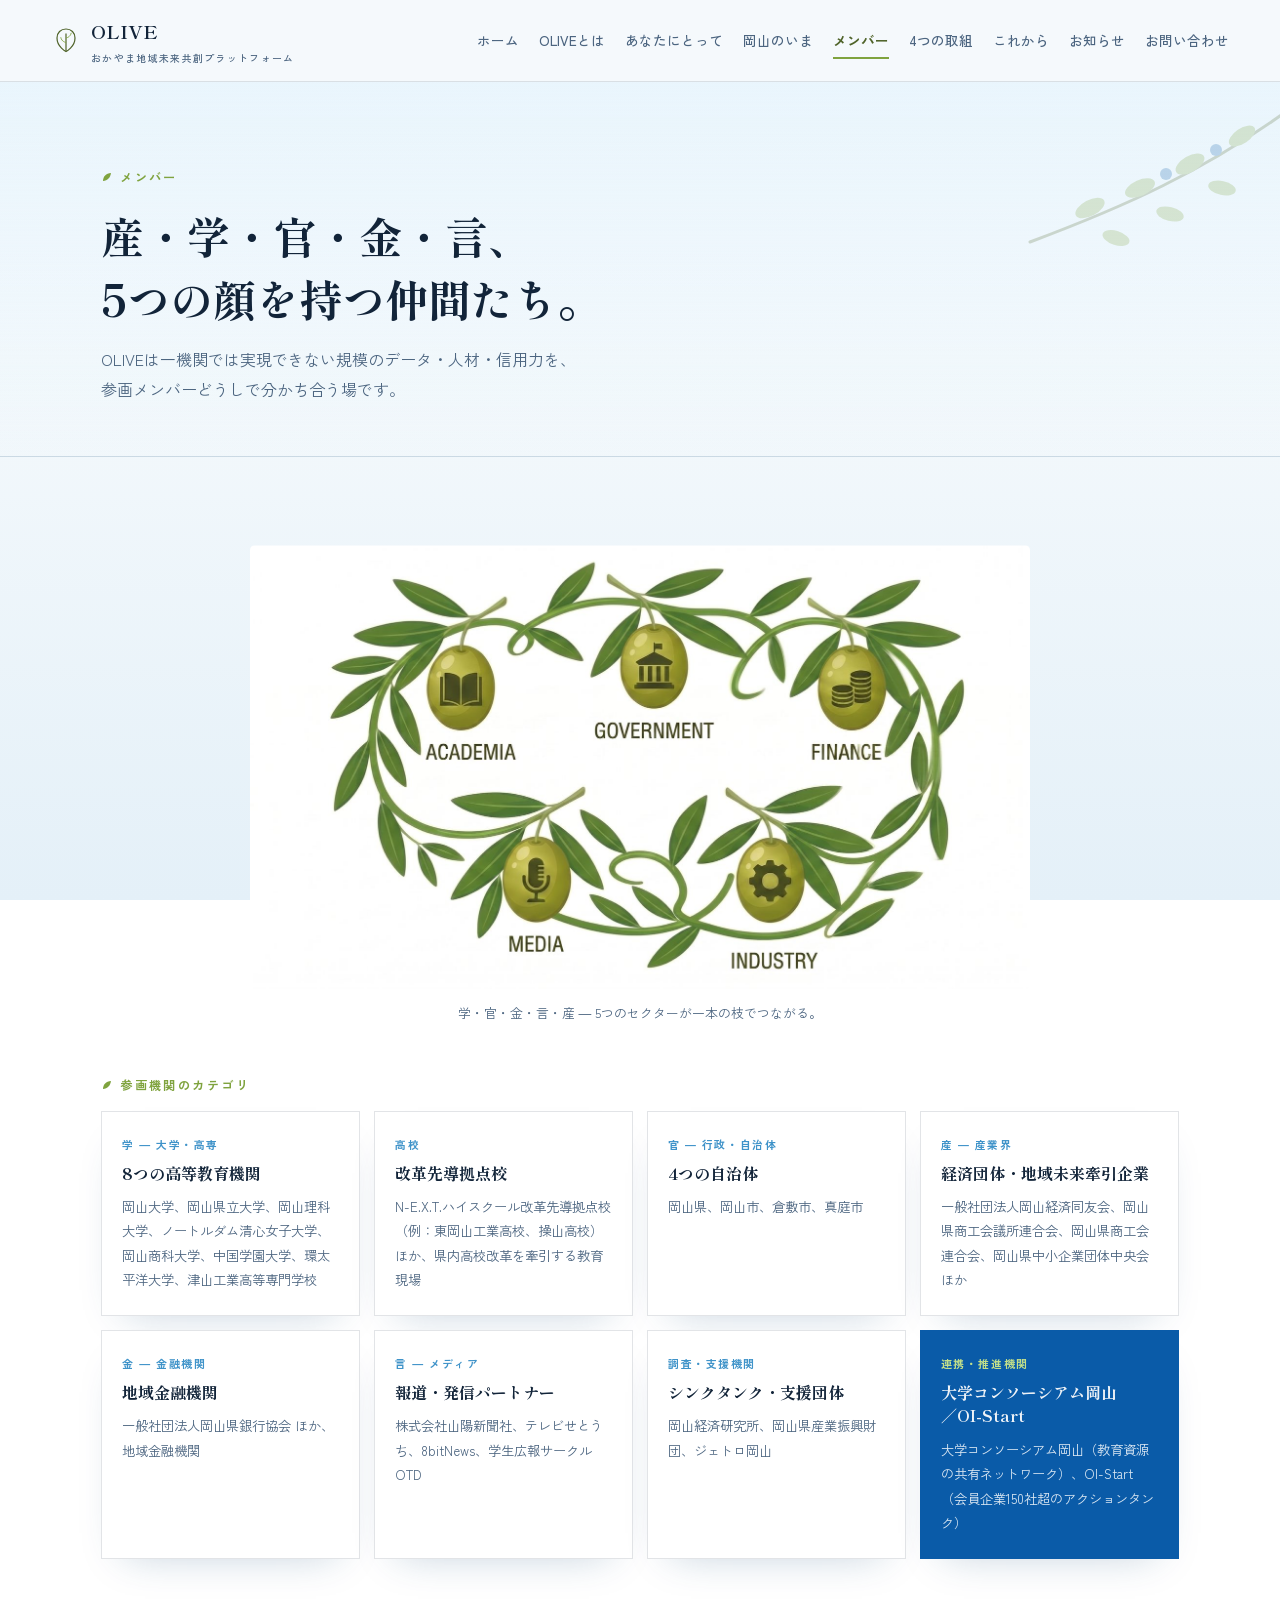
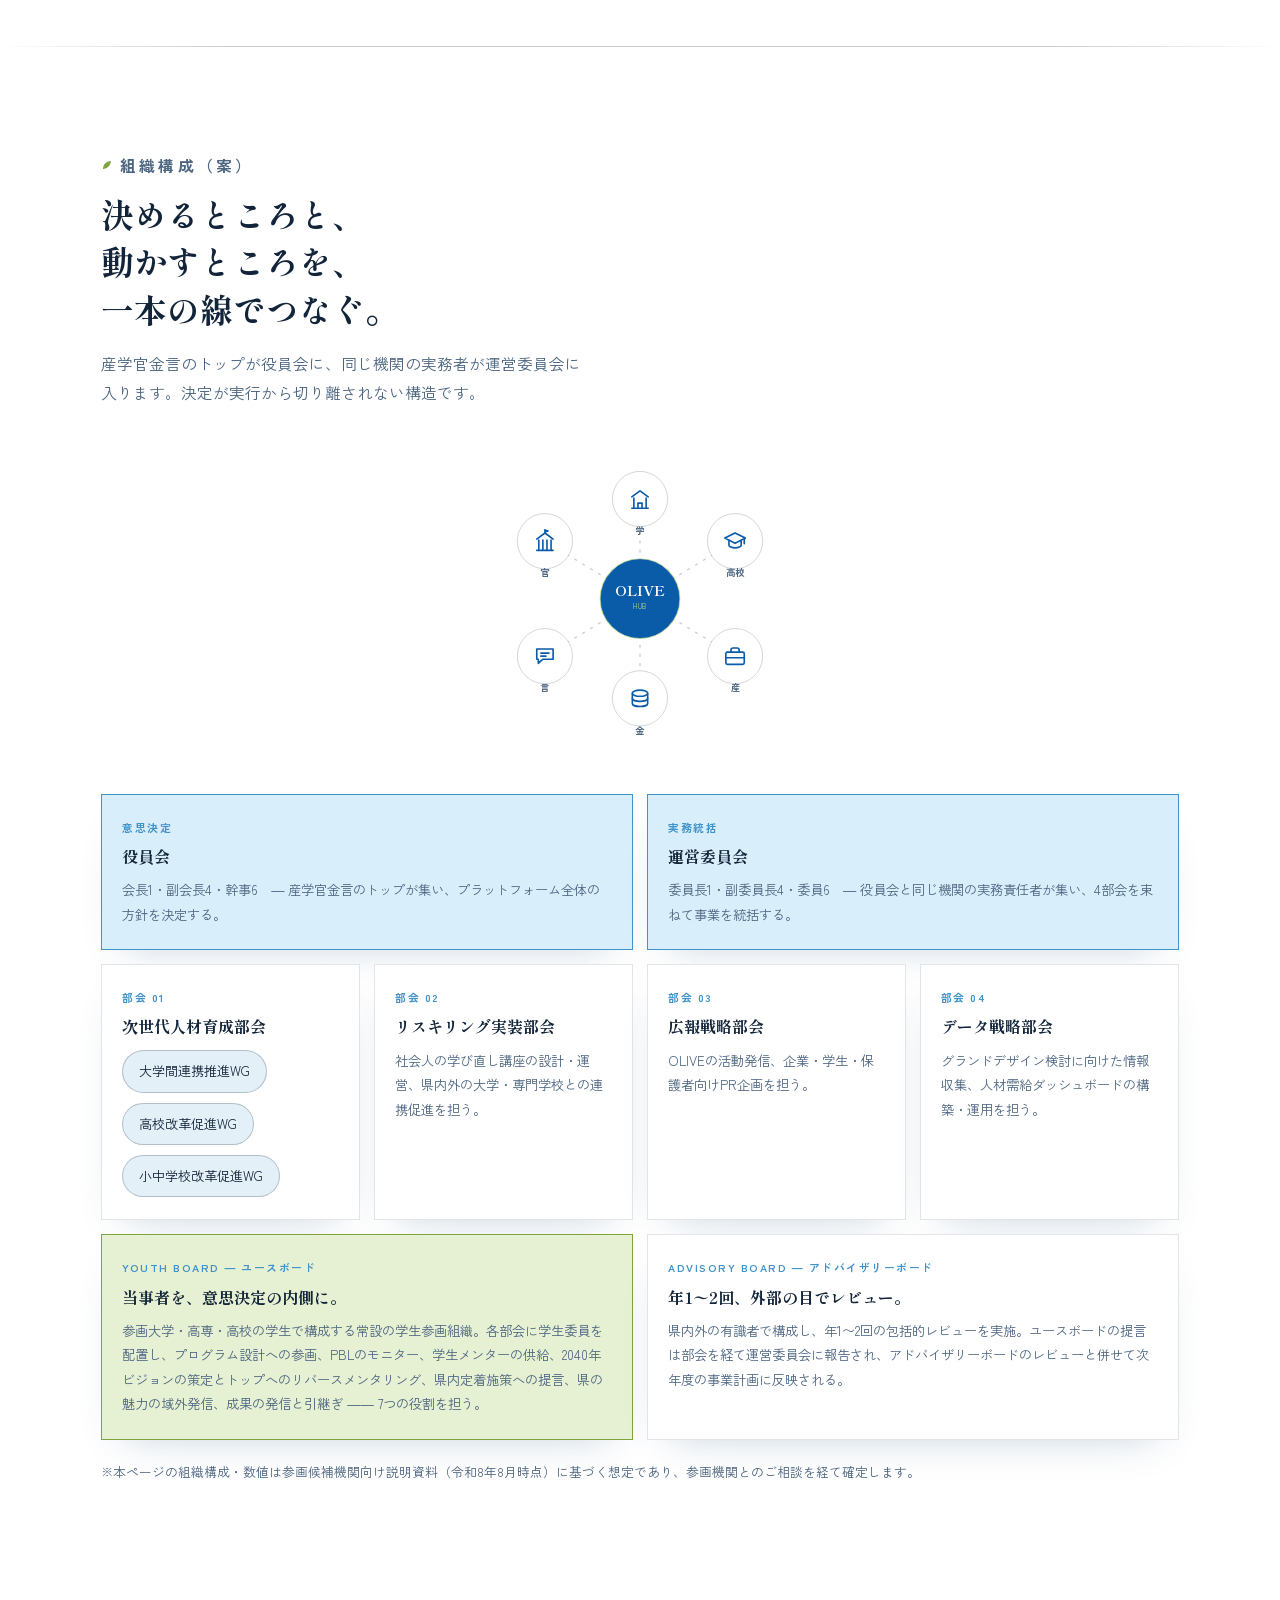
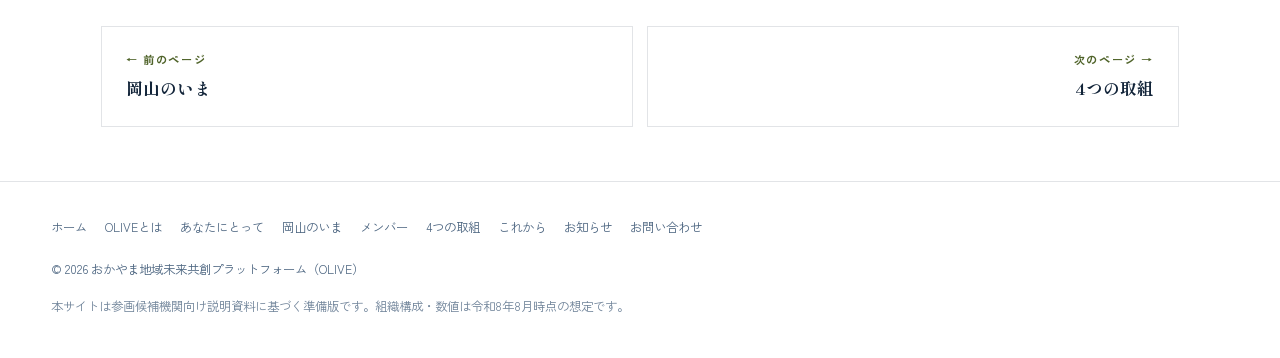
<file: members.html>
<!DOCTYPE html>
<html lang="ja" class="no-js">
<head>
<meta charset="UTF-8">
<meta name="viewport" content="width=device-width, initial-scale=1">
<title>メンバー｜OLIVE おかやま地域未来共創プラットフォーム</title>
<meta name="description" content="産・学・官・金・言の参画機関カテゴリと、役員会・運営委員会・4部会・ユースボードからなるOLIVEの組織構成。">

<link rel="preconnect" href="https://fonts.googleapis.com">
<link rel="preconnect" href="https://fonts.gstatic.com" crossorigin>
<link href="https://fonts.googleapis.com/css2?family=Shippori+Mincho:wght@500;600;700;800&family=Zen+Kaku+Gothic+New:wght@400;500;700;900&display=swap" rel="stylesheet">
<script>document.documentElement.classList.remove("no-js");</script>
<link rel="icon" href="data:image/svg+xml,%3Csvg xmlns='http://www.w3.org/2000/svg' viewBox='0 0 40 40'%3E%3Cpath d='M20 34C20 34 8 28 8 16C8 9 13 4 20 4C27 4 32 9 32 16C32 28 20 34 20 34Z' fill='none' stroke='%234f6329' stroke-width='2.6'/%3E%3Cpath d='M20 34V10' stroke='%234f6329' stroke-width='2.6'/%3E%3C/svg%3E">
<meta name="theme-color" content="#0a5ba8">
<meta property="og:type" content="website">
<meta property="og:site_name" content="おかやま地域未来共創プラットフォーム（OLIVE）">
<meta property="og:title" content="メンバー｜OLIVE">
<meta property="og:description" content="産・学・官・金・言の参画機関カテゴリと、役員会・運営委員会・4部会・ユースボードからなるOLIVEの組織構成。">
<meta property="og:image" content="kodai-workshop.jpg">
<meta name="twitter:card" content="summary_large_image">
<link rel="stylesheet" href="style.css">
</head>
<body>
<a class="skip" href="#main">本文へスキップ</a>
<svg width="0" height="0" style="position:absolute" aria-hidden="true"><defs>
<symbol id="i-academy" viewBox="0 0 24 24"><path d="M3 9l9-5 9 5"/><path d="M4 20h16"/><path d="M6 20V9M10 20V9M14 20V9M18 20V9"/></symbol>
<symbol id="i-seedling" viewBox="0 0 24 24"><path d="M12 21V11"/><path d="M12 11C12 6 8 4 4 4c0 4 2 8 8 8Z"/><path d="M12 13C12 9 15 7 19 7c0 4-2 7-7 7Z"/></symbol>
<symbol id="i-roots" viewBox="0 0 24 24"><path d="M12 2v9"/><path d="M12 11c-3 0-5 3-6 9"/><path d="M12 11c3 0 5 3 6 9"/><path d="M12 11c-1.4 1.5-2 4.5-1.4 9"/><path d="M12 11c1.4 1.5 2 4.5 1.4 9"/></symbol>
<symbol id="i-dove" viewBox="0 0 24 24"><path d="M3 14c4 2.5 8 1.4 10-1.6-3 .2-5-1.6-5-4.6 3 .8 5 2.8 5 5.8 3-.6 5.4-3.4 6-7.4-2.6 3.6-6.4 5-10 5-2 0-4 .8-6 2.8Z"/></symbol>
<symbol id="i-cap" viewBox="0 0 24 24"><path d="M12 4 2 9l10 5 10-5-10-5Z"/><path d="M6 11.5V16c0 1.4 2.8 2.6 6 2.6s6-1.2 6-2.6v-4.5"/><path d="M21 9v5.5"/></symbol>
<symbol id="i-university" viewBox="0 0 24 24"><path d="M4 10l8-6 8 6"/><path d="M4 21h16"/><path d="M6 21V11M18 21V11M10 21v-5h4v5"/></symbol>
<symbol id="i-gov" viewBox="0 0 24 24"><path d="M4 10l8-6 8 6"/><path d="M4 21h16"/><path d="M6 21V11M10 21V11M14 21V11M18 21V11"/><path d="M12 4V1M12 1l3 1-3 1"/></symbol>
<symbol id="i-briefcase" viewBox="0 0 24 24"><rect x="3" y="8" width="18" height="12" rx="1.6"/><path d="M8 8V6a2 2 0 0 1 2-2h4a2 2 0 0 1 2 2v2"/><path d="M3 13.5h18"/></symbol>
<symbol id="i-coins" viewBox="0 0 24 24"><ellipse cx="12" cy="7" rx="7.5" ry="3"/><path d="M4.5 7v10c0 1.7 3.4 3 7.5 3s7.5-1.3 7.5-3V7"/><path d="M4.5 12c0 1.7 3.4 3 7.5 3s7.5-1.3 7.5-3"/></symbol>
<symbol id="i-speech" viewBox="0 0 24 24"><path d="M4 5h16v10H10l-4.5 4v-4H4Z"/><path d="M8 9h8M8 12h5"/></symbol>
<symbol id="i-book" viewBox="0 0 24 24"><path d="M4 5v14l8-3 8 3V5l-8-3-8 3Z"/><path d="M12 2v17"/></symbol>
<symbol id="i-cycle" viewBox="0 0 24 24"><path d="M18 8a7 7 0 0 0-11.3-2"/><path d="M6 16a7 7 0 0 0 11.3 2"/><path d="M5 3.5V7h3.5"/><path d="M19 20.5V17h-3.5"/></symbol>
<symbol id="i-alert" viewBox="0 0 24 24"><path d="M12 3 2 20h20L12 3Z"/><path d="M12 10v4M12 17.5v.01"/></symbol>
<symbol id="i-gear" viewBox="0 0 24 24"><circle cx="12" cy="12" r="3.4"/><path d="M12 2v3M12 19v3M2 12h3M19 12h3M4.9 4.9l2.2 2.2M16.9 16.9l2.2 2.2M19.1 4.9l-2.2 2.2M7.1 16.9l-2.2 2.2"/></symbol>
<symbol id="i-sun" viewBox="0 0 24 24"><circle cx="12" cy="12" r="4.5"/><path d="M12 1.5v3M12 19.5v3M1.5 12h3M19.5 12h3M4.6 4.6l2.1 2.1M17.3 17.3l2.1 2.1M19.4 4.6l-2.1 2.1M6.7 17.3l-2.1 2.1"/></symbol>
<symbol id="i-users" viewBox="0 0 24 24"><circle cx="9" cy="8" r="3.4"/><path d="M2.5 20c0-3.6 2.9-6 6.5-6s6.5 2.4 6.5 6"/><path d="M16.5 5.2a3.4 3.4 0 0 1 0 6.6"/><path d="M18 14.4c2.1.7 3.5 2.6 3.5 5.6"/></symbol>
<symbol id="i-check" viewBox="0 0 24 24"><path d="M4 12.5 9.5 18 20 6.5"/></symbol>
<symbol id="i-map" viewBox="0 0 24 24"><path d="M9 4 3 6.5v13L9 17l6 3 6-2.5v-13L15 7 9 4Z"/><path d="M9 4v13M15 7v13"/></symbol>
</defs></svg>
<div id="scrollProgress"></div>
<header class="site">
  <div class="nav-row">
    <a class="brand" href="index.html">
      <svg class="brand-mark" viewBox="0 0 40 40" fill="none" aria-hidden="true">
        <path d="M20 34C20 34 8 28 8 16C8 9 13 4 20 4C27 4 32 9 32 16C32 28 20 34 20 34Z" stroke="currentColor" stroke-width="1.6" style="color:var(--olive-deep)"/>
        <path d="M20 34V10" stroke="currentColor" stroke-width="1.6" style="color:var(--olive-deep)"/>
        <path d="M20 22C20 22 14 21 13 15" stroke="currentColor" stroke-width="1.2" style="color:var(--olive)"/>
        <path d="M20 16C20 16 26 15 27 9" stroke="currentColor" stroke-width="1.2" style="color:var(--olive)"/>
      </svg>
      <span class="brand-text">OLIVE<small>おかやま地域未来共創プラットフォーム</small></span>
    </a>
    <nav class="links" id="navLinks">
      <a href="index.html">ホーム</a>
      <a href="about.html">OLIVEとは</a>
      <a href="stakeholders.html">あなたにとって</a>
      <a href="issue.html">岡山のいま</a>
      <a href="members.html" class="active">メンバー</a>
      <a href="initiatives.html">4つの取組</a>
      <a href="roadmap.html">これから</a>
      <a href="news.html">お知らせ</a>
      <a href="contact.html">お問い合わせ</a>
    </nav>
    <button class="nav-toggle-btn" id="navToggleBtn" aria-label="メニューを開く" aria-expanded="false" aria-controls="navLinks">
      <svg viewBox="0 0 24 24" fill="none" stroke="currentColor" stroke-width="2" stroke-linecap="round"><path d="M3 6h18M3 12h18M3 18h18"/></svg>
    </button>
  </div>
</header>
<main id="main">
  <div class="page-head-band">
    <div class="wrap">
      <svg class="ph-deco" viewBox="0 0 300 200" aria-hidden="true">
<path d="M10 180 C 90 150, 190 110, 292 30" stroke="var(--olive-deep)" stroke-width="3" fill="none" stroke-linecap="round"/>
<g fill="var(--olive)">
  <ellipse cx="70" cy="146" rx="16" ry="8" transform="rotate(-28 70 146)"/>
  <ellipse cx="120" cy="126" rx="16" ry="8" transform="rotate(-24 120 126)"/>
  <ellipse cx="170" cy="102" rx="16" ry="8" transform="rotate(-30 170 102)"/>
  <ellipse cx="222" cy="74" rx="15" ry="7.5" transform="rotate(-34 222 74)"/>
  <ellipse cx="96" cy="176" rx="14" ry="7" transform="rotate(18 96 176)"/>
  <ellipse cx="150" cy="152" rx="14" ry="7" transform="rotate(14 150 152)"/>
  <ellipse cx="202" cy="126" rx="14" ry="7" transform="rotate(12 202 126)"/>
</g>
<g fill="var(--navy)"><circle cx="146" cy="112" r="6"/><circle cx="196" cy="88" r="6"/></g>
</svg>
      <div class="ph-inner page-enter">
        <p class="eyebrow">メンバー</p>
        <h1>産・学・官・金・言、5つの顔を持つ仲間たち。</h1>
        <p class="ph-lede">OLIVEは一機関では実現できない規模のデータ・人材・信用力を、参画メンバーどうしで分かち合う場です。</p>
      </div>
    </div>
  </div>

  <section id="cats">
    <div class="wrap">
      <figure class="photo-plain reveal wipe"><img src="olive-wreath.jpg" alt="学・官・金・言・産の5つのセクターを実に見立てたオリーブの環のイラスト" loading="lazy" decoding="async" width="1600" height="909"><figcaption>学・官・金・言・産 ― 5つのセクターが一本の枝でつながる。</figcaption></figure>
      <p class="eyebrow reveal" style="margin-bottom:14px;">参画機関のカテゴリ</p>
      <div class="body-grid stagger">
        <div class="body-card"><div class="k">学 ― 大学・高専</div><h4>8つの高等教育機関</h4><p>岡山大学、岡山県立大学、岡山理科大学、ノートルダム清心女子大学、岡山商科大学、中国学園大学、環太平洋大学、津山工業高等専門学校</p></div>
        <div class="body-card"><div class="k">高校</div><h4>改革先導拠点校</h4><p>N-E.X.T.ハイスクール改革先導拠点校（例：東岡山工業高校、操山高校）ほか、県内高校改革を牽引する教育現場</p></div>
        <div class="body-card"><div class="k">官 ― 行政・自治体</div><h4>4つの自治体</h4><p>岡山県、岡山市、倉敷市、真庭市</p></div>
        <div class="body-card"><div class="k">産 ― 産業界</div><h4>経済団体・地域未来牽引企業</h4><p>一般社団法人岡山経済同友会、岡山県商工会議所連合会、岡山県商工会連合会、岡山県中小企業団体中央会 ほか</p></div>
        <div class="body-card"><div class="k">金 ― 金融機関</div><h4>地域金融機関</h4><p>一般社団法人岡山県銀行協会 ほか、地域金融機関</p></div>
        <div class="body-card"><div class="k">言 ― メディア</div><h4>報道・発信パートナー</h4><p>株式会社山陽新聞社、テレビせとうち、8bitNews、学生広報サークルOTD</p></div>
        <div class="body-card"><div class="k">調査・支援機関</div><h4>シンクタンク・支援団体</h4><p>岡山経済研究所、岡山県産業振興財団、ジェトロ岡山</p></div>
        <div class="body-card" style="background:var(--navy); border-color:var(--navy);">
          <div class="k" style="color:var(--olive-light);">連携・推進機関</div>
          <h4 style="color:#eef2f7;">大学コンソーシアム岡山／OI-Start</h4>
          <p style="color:#dce8f3;">大学コンソーシアム岡山（教育資源の共有ネットワーク）、OI-Start（会員企業150社超のアクションタンク）</p>
        </div>
      </div>
    </div>
  </section>

  <section id="structure">
    <div class="wrap">
      <div class="section-head reveal">
        <p class="eyebrow">組織構成（案）</p>
        <h2>決めるところと、動かすところを、一本の線でつなぐ。</h2>
        <p>産学官金言のトップが役員会に、同じ機関の実務者が運営委員会に入ります。決定が実行から切り離されない構造です。</p>
      </div>
      <div class="hub-illustration reveal" aria-hidden="true">
<svg viewBox="0 0 600 380" width="100%" height="auto">
  <g stroke="var(--line-strong)" stroke-width="1.6" class="hub-link">
    <line x1="300" y1="190" x2="300" y2="60"/><line x1="300" y1="190" x2="424" y2="115"/><line x1="300" y1="190" x2="424" y2="265"/>
    <line x1="300" y1="190" x2="300" y2="320"/><line x1="300" y1="190" x2="176" y2="265"/><line x1="300" y1="190" x2="176" y2="115"/>
  </g>
  <g><circle cx="300" cy="60" r="36" fill="var(--card)" stroke="var(--line-strong)"/><use href="#i-university" x="284" y="44" width="32" height="32" class="hub-ico"/><text x="300" y="106" text-anchor="middle" font-family="var(--sans)" font-size="12" font-weight="700" fill="var(--ink-soft)">学</text></g>
  <g><circle cx="424" cy="115" r="36" fill="var(--card)" stroke="var(--line-strong)"/><use href="#i-cap" x="408" y="99" width="32" height="32" class="hub-ico"/><text x="424" y="161" text-anchor="middle" font-family="var(--sans)" font-size="12" font-weight="700" fill="var(--ink-soft)">高校</text></g>
  <g><circle cx="424" cy="265" r="36" fill="var(--card)" stroke="var(--line-strong)"/><use href="#i-briefcase" x="408" y="249" width="32" height="32" class="hub-ico"/><text x="424" y="311" text-anchor="middle" font-family="var(--sans)" font-size="12" font-weight="700" fill="var(--ink-soft)">産</text></g>
  <g><circle cx="300" cy="320" r="36" fill="var(--card)" stroke="var(--line-strong)"/><use href="#i-coins" x="284" y="304" width="32" height="32" class="hub-ico"/><text x="300" y="366" text-anchor="middle" font-family="var(--sans)" font-size="12" font-weight="700" fill="var(--ink-soft)">金</text></g>
  <g><circle cx="176" cy="265" r="36" fill="var(--card)" stroke="var(--line-strong)"/><use href="#i-speech" x="160" y="249" width="32" height="32" class="hub-ico"/><text x="176" y="311" text-anchor="middle" font-family="var(--sans)" font-size="12" font-weight="700" fill="var(--ink-soft)">言</text></g>
  <g><circle cx="176" cy="115" r="36" fill="var(--card)" stroke="var(--line-strong)"/><use href="#i-gov" x="160" y="99" width="32" height="32" class="hub-ico"/><text x="176" y="161" text-anchor="middle" font-family="var(--sans)" font-size="12" font-weight="700" fill="var(--ink-soft)">官</text></g>
  <circle cx="300" cy="190" r="52" fill="var(--navy)"/>
  <circle cx="300" cy="190" r="52" fill="none" stroke="var(--olive-light)" stroke-width="1.5" opacity="0.6"/>
  <text x="300" y="186" text-anchor="middle" font-family="var(--serif)" font-weight="700" font-size="19" fill="#fff">OLIVE</text>
  <text x="300" y="204" text-anchor="middle" font-family="var(--sans)" font-size="9" letter-spacing="1" fill="var(--olive-light)">HUB</text>
</svg></div>
      <div class="body-grid stagger" style="grid-template-columns:repeat(2,1fr);">
        <div class="body-card" style="background:var(--sea-pale); border-color:var(--navy-soft);"><div class="k">意思決定</div><h4>役員会</h4><p>会長1・副会長4・幹事6　― 産学官金言のトップが集い、プラットフォーム全体の方針を決定する。</p></div>
        <div class="body-card" style="background:var(--sea-pale); border-color:var(--navy-soft);"><div class="k">実務統括</div><h4>運営委員会</h4><p>委員長1・副委員長4・委員6　― 役員会と同じ機関の実務責任者が集い、4部会を束ねて事業を統括する。</p></div>
      </div>
      <div class="body-grid stagger" style="margin-top:14px;">
        <div class="body-card"><div class="k">部会 01</div><h4>次世代人材育成部会</h4><div class="committee-band" style="margin-top:12px;"><span class="pill">大学間連携推進WG</span><span class="pill">高校改革促進WG</span><span class="pill">小中学校改革促進WG</span></div></div>
        <div class="body-card"><div class="k">部会 02</div><h4>リスキリング実装部会</h4><p>社会人の学び直し講座の設計・運営、県内外の大学・専門学校との連携促進を担う。</p></div>
        <div class="body-card"><div class="k">部会 03</div><h4>広報戦略部会</h4><p>OLIVEの活動発信、企業・学生・保護者向けPR企画を担う。</p></div>
        <div class="body-card"><div class="k">部会 04</div><h4>データ戦略部会</h4><p>グランドデザイン検討に向けた情報収集、人材需給ダッシュボードの構築・運用を担う。</p></div>
      </div>
      <div class="body-grid stagger" style="margin-top:14px; grid-template-columns:repeat(2,1fr);">
        <div class="body-card" style="background:var(--olive-pale); border-color:var(--olive);"><div class="k">YOUTH BOARD ― ユースボード</div><h4>当事者を、意思決定の内側に。</h4><p>参画大学・高専・高校の学生で構成する常設の学生参画組織。各部会に学生委員を配置し、プログラム設計への参画、PBLのモニター、学生メンターの供給、2040年ビジョンの策定とトップへのリバースメンタリング、県内定着施策への提言、県の魅力の域外発信、成果の発信と引継ぎ ―― 7つの役割を担う。</p></div>
        <div class="body-card"><div class="k">ADVISORY BOARD ― アドバイザリーボード</div><h4>年1〜2回、外部の目でレビュー。</h4><p>県内外の有識者で構成し、年1〜2回の包括的レビューを実施。ユースボードの提言は部会を経て運営委員会に報告され、アドバイザリーボードのレビューと併せて次年度の事業計画に反映される。</p></div>
      </div>
      <p class="reveal" style="margin-top:20px; font-size:0.8rem; color:var(--ink-soft);">※本ページの組織構成・数値は参画候補機関向け説明資料（令和8年8月時点）に基づく想定であり、参画機関とのご相談を経て確定します。</p>
    </div>
  </section>

</main>
<div class="wrap"><div class="pager">
<a href="issue.html"><span class="dir">← 前のページ</span><span class="ttl">岡山のいま</span></a>
<a class="next" href="initiatives.html"><span class="dir">次のページ →</span><span class="ttl">4つの取組</span></a>
</div></div>
<footer>
  <span>© 2026 おかやま地域未来共創プラットフォーム（OLIVE）</span>
  <span class="fnav"><a href="index.html">ホーム</a> <a href="about.html">OLIVEとは</a> <a href="stakeholders.html">あなたにとって</a> <a href="issue.html">岡山のいま</a> <a href="members.html">メンバー</a> <a href="initiatives.html">4つの取組</a> <a href="roadmap.html">これから</a> <a href="news.html">お知らせ</a> <a href="contact.html">お問い合わせ</a></span>
  <span class="f-note">本サイトは参画候補機関向け説明資料に基づく準備版です。組織構成・数値は令和8年8月時点の想定です。</span>
</footer>
<button class="back-to-top" id="backToTop" aria-label="ページ上部へ戻る">↑</button>
<script src="news.js"></script>
<script src="site.js"></script>

</body>
</html>
</file>
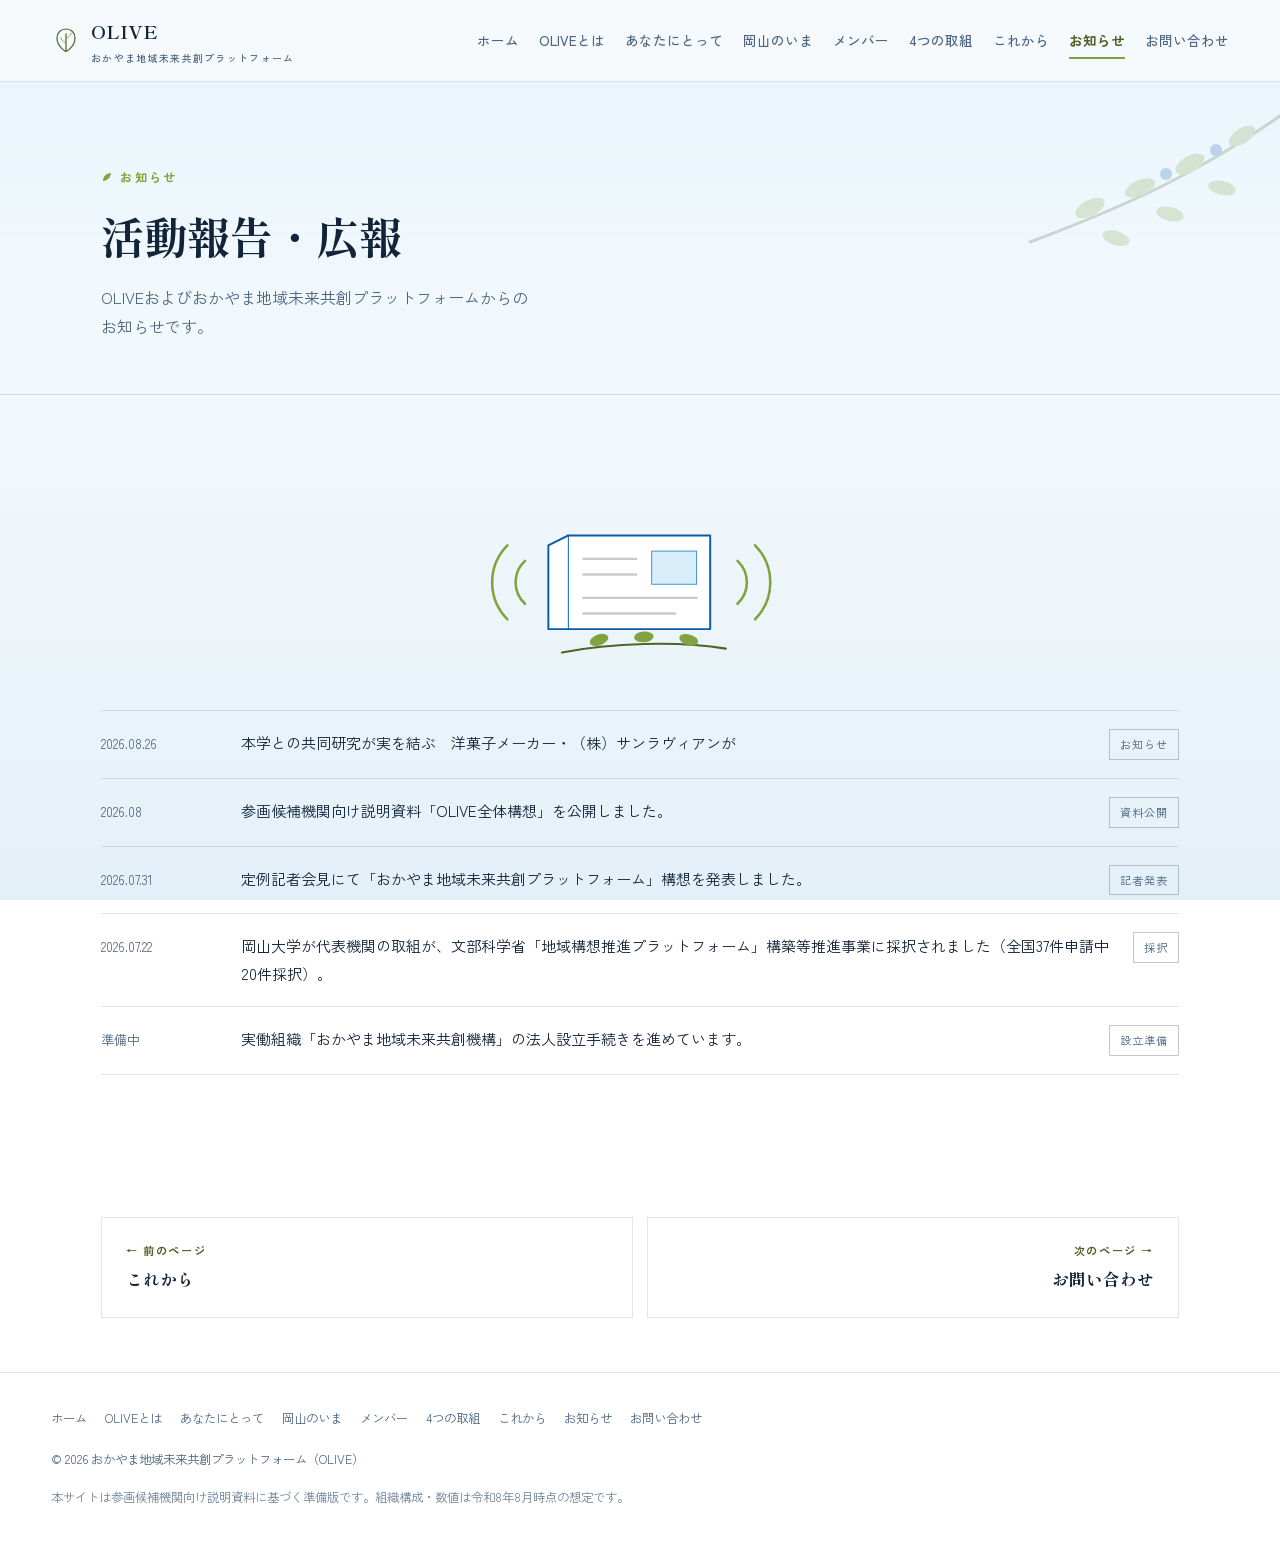
<file: news.html>
<!DOCTYPE html>
<html lang="ja" class="no-js">
<head>
<meta charset="UTF-8">
<meta name="viewport" content="width=device-width, initial-scale=1">
<title>お知らせ｜OLIVE おかやま地域未来共創プラットフォーム</title>
<meta name="description" content="OLIVEおよびおかやま地域未来共創プラットフォームからの活動報告・広報。">

<link rel="preconnect" href="https://fonts.googleapis.com">
<link rel="preconnect" href="https://fonts.gstatic.com" crossorigin>
<link href="https://fonts.googleapis.com/css2?family=Shippori+Mincho:wght@500;600;700;800&family=Zen+Kaku+Gothic+New:wght@400;500;700;900&display=swap" rel="stylesheet">
<script>document.documentElement.classList.remove("no-js");</script>
<link rel="icon" href="data:image/svg+xml,%3Csvg xmlns='http://www.w3.org/2000/svg' viewBox='0 0 40 40'%3E%3Cpath d='M20 34C20 34 8 28 8 16C8 9 13 4 20 4C27 4 32 9 32 16C32 28 20 34 20 34Z' fill='none' stroke='%234f6329' stroke-width='2.6'/%3E%3Cpath d='M20 34V10' stroke='%234f6329' stroke-width='2.6'/%3E%3C/svg%3E">
<meta name="theme-color" content="#0a5ba8">
<meta property="og:type" content="website">
<meta property="og:site_name" content="おかやま地域未来共創プラットフォーム（OLIVE）">
<meta property="og:title" content="お知らせ｜OLIVE">
<meta property="og:description" content="OLIVEおよびおかやま地域未来共創プラットフォームからの活動報告・広報。">
<meta property="og:image" content="kodai-workshop.jpg">
<meta name="twitter:card" content="summary_large_image">
<link rel="stylesheet" href="style.css">
</head>
<body>
<a class="skip" href="#main">本文へスキップ</a>
<svg width="0" height="0" style="position:absolute" aria-hidden="true"><defs>
<symbol id="i-academy" viewBox="0 0 24 24"><path d="M3 9l9-5 9 5"/><path d="M4 20h16"/><path d="M6 20V9M10 20V9M14 20V9M18 20V9"/></symbol>
<symbol id="i-seedling" viewBox="0 0 24 24"><path d="M12 21V11"/><path d="M12 11C12 6 8 4 4 4c0 4 2 8 8 8Z"/><path d="M12 13C12 9 15 7 19 7c0 4-2 7-7 7Z"/></symbol>
<symbol id="i-roots" viewBox="0 0 24 24"><path d="M12 2v9"/><path d="M12 11c-3 0-5 3-6 9"/><path d="M12 11c3 0 5 3 6 9"/><path d="M12 11c-1.4 1.5-2 4.5-1.4 9"/><path d="M12 11c1.4 1.5 2 4.5 1.4 9"/></symbol>
<symbol id="i-dove" viewBox="0 0 24 24"><path d="M3 14c4 2.5 8 1.4 10-1.6-3 .2-5-1.6-5-4.6 3 .8 5 2.8 5 5.8 3-.6 5.4-3.4 6-7.4-2.6 3.6-6.4 5-10 5-2 0-4 .8-6 2.8Z"/></symbol>
<symbol id="i-cap" viewBox="0 0 24 24"><path d="M12 4 2 9l10 5 10-5-10-5Z"/><path d="M6 11.5V16c0 1.4 2.8 2.6 6 2.6s6-1.2 6-2.6v-4.5"/><path d="M21 9v5.5"/></symbol>
<symbol id="i-university" viewBox="0 0 24 24"><path d="M4 10l8-6 8 6"/><path d="M4 21h16"/><path d="M6 21V11M18 21V11M10 21v-5h4v5"/></symbol>
<symbol id="i-gov" viewBox="0 0 24 24"><path d="M4 10l8-6 8 6"/><path d="M4 21h16"/><path d="M6 21V11M10 21V11M14 21V11M18 21V11"/><path d="M12 4V1M12 1l3 1-3 1"/></symbol>
<symbol id="i-briefcase" viewBox="0 0 24 24"><rect x="3" y="8" width="18" height="12" rx="1.6"/><path d="M8 8V6a2 2 0 0 1 2-2h4a2 2 0 0 1 2 2v2"/><path d="M3 13.5h18"/></symbol>
<symbol id="i-coins" viewBox="0 0 24 24"><ellipse cx="12" cy="7" rx="7.5" ry="3"/><path d="M4.5 7v10c0 1.7 3.4 3 7.5 3s7.5-1.3 7.5-3V7"/><path d="M4.5 12c0 1.7 3.4 3 7.5 3s7.5-1.3 7.5-3"/></symbol>
<symbol id="i-speech" viewBox="0 0 24 24"><path d="M4 5h16v10H10l-4.5 4v-4H4Z"/><path d="M8 9h8M8 12h5"/></symbol>
<symbol id="i-book" viewBox="0 0 24 24"><path d="M4 5v14l8-3 8 3V5l-8-3-8 3Z"/><path d="M12 2v17"/></symbol>
<symbol id="i-cycle" viewBox="0 0 24 24"><path d="M18 8a7 7 0 0 0-11.3-2"/><path d="M6 16a7 7 0 0 0 11.3 2"/><path d="M5 3.5V7h3.5"/><path d="M19 20.5V17h-3.5"/></symbol>
<symbol id="i-alert" viewBox="0 0 24 24"><path d="M12 3 2 20h20L12 3Z"/><path d="M12 10v4M12 17.5v.01"/></symbol>
<symbol id="i-gear" viewBox="0 0 24 24"><circle cx="12" cy="12" r="3.4"/><path d="M12 2v3M12 19v3M2 12h3M19 12h3M4.9 4.9l2.2 2.2M16.9 16.9l2.2 2.2M19.1 4.9l-2.2 2.2M7.1 16.9l-2.2 2.2"/></symbol>
<symbol id="i-sun" viewBox="0 0 24 24"><circle cx="12" cy="12" r="4.5"/><path d="M12 1.5v3M12 19.5v3M1.5 12h3M19.5 12h3M4.6 4.6l2.1 2.1M17.3 17.3l2.1 2.1M19.4 4.6l-2.1 2.1M6.7 17.3l-2.1 2.1"/></symbol>
<symbol id="i-users" viewBox="0 0 24 24"><circle cx="9" cy="8" r="3.4"/><path d="M2.5 20c0-3.6 2.9-6 6.5-6s6.5 2.4 6.5 6"/><path d="M16.5 5.2a3.4 3.4 0 0 1 0 6.6"/><path d="M18 14.4c2.1.7 3.5 2.6 3.5 5.6"/></symbol>
<symbol id="i-check" viewBox="0 0 24 24"><path d="M4 12.5 9.5 18 20 6.5"/></symbol>
<symbol id="i-map" viewBox="0 0 24 24"><path d="M9 4 3 6.5v13L9 17l6 3 6-2.5v-13L15 7 9 4Z"/><path d="M9 4v13M15 7v13"/></symbol>
</defs></svg>
<div id="scrollProgress"></div>
<header class="site">
  <div class="nav-row">
    <a class="brand" href="index.html">
      <svg class="brand-mark" viewBox="0 0 40 40" fill="none" aria-hidden="true">
        <path d="M20 34C20 34 8 28 8 16C8 9 13 4 20 4C27 4 32 9 32 16C32 28 20 34 20 34Z" stroke="currentColor" stroke-width="1.6" style="color:var(--olive-deep)"/>
        <path d="M20 34V10" stroke="currentColor" stroke-width="1.6" style="color:var(--olive-deep)"/>
        <path d="M20 22C20 22 14 21 13 15" stroke="currentColor" stroke-width="1.2" style="color:var(--olive)"/>
        <path d="M20 16C20 16 26 15 27 9" stroke="currentColor" stroke-width="1.2" style="color:var(--olive)"/>
      </svg>
      <span class="brand-text">OLIVE<small>おかやま地域未来共創プラットフォーム</small></span>
    </a>
    <nav class="links" id="navLinks">
      <a href="index.html">ホーム</a>
      <a href="about.html">OLIVEとは</a>
      <a href="stakeholders.html">あなたにとって</a>
      <a href="issue.html">岡山のいま</a>
      <a href="members.html">メンバー</a>
      <a href="initiatives.html">4つの取組</a>
      <a href="roadmap.html">これから</a>
      <a href="news.html" class="active">お知らせ</a>
      <a href="contact.html">お問い合わせ</a>
    </nav>
    <button class="nav-toggle-btn" id="navToggleBtn" aria-label="メニューを開く" aria-expanded="false" aria-controls="navLinks">
      <svg viewBox="0 0 24 24" fill="none" stroke="currentColor" stroke-width="2" stroke-linecap="round"><path d="M3 6h18M3 12h18M3 18h18"/></svg>
    </button>
  </div>
</header>
<main id="main">
  <div class="page-head-band">
    <div class="wrap">
      <svg class="ph-deco" viewBox="0 0 300 200" aria-hidden="true">
<path d="M10 180 C 90 150, 190 110, 292 30" stroke="var(--olive-deep)" stroke-width="3" fill="none" stroke-linecap="round"/>
<g fill="var(--olive)">
  <ellipse cx="70" cy="146" rx="16" ry="8" transform="rotate(-28 70 146)"/>
  <ellipse cx="120" cy="126" rx="16" ry="8" transform="rotate(-24 120 126)"/>
  <ellipse cx="170" cy="102" rx="16" ry="8" transform="rotate(-30 170 102)"/>
  <ellipse cx="222" cy="74" rx="15" ry="7.5" transform="rotate(-34 222 74)"/>
  <ellipse cx="96" cy="176" rx="14" ry="7" transform="rotate(18 96 176)"/>
  <ellipse cx="150" cy="152" rx="14" ry="7" transform="rotate(14 150 152)"/>
  <ellipse cx="202" cy="126" rx="14" ry="7" transform="rotate(12 202 126)"/>
</g>
<g fill="var(--navy)"><circle cx="146" cy="112" r="6"/><circle cx="196" cy="88" r="6"/></g>
</svg>
      <div class="ph-inner page-enter">
        <p class="eyebrow">お知らせ</p>
        <h1>活動報告・広報</h1>
        <p class="ph-lede">OLIVEおよびおかやま地域未来共創プラットフォームからのお知らせです。</p>
      </div>
    </div>
  </div>

  <section id="list">
    <div class="wrap">
      <div class="section-art art-narrow reveal draw" role="img" aria-label="活動の成果を広く発信するイラスト">
<svg viewBox="0 0 400 190">
  <g stroke="var(--navy)" stroke-width="2" fill="var(--card)" stroke-linejoin="round" stroke-linecap="round">
    <path pathLength="1" d="M126 56 H272 V152 H126 Z"/><path pathLength="1" d="M126 56 L106 66 V152 H126"/>
  </g>
  <rect x="212" y="72" width="46" height="34" fill="var(--sea-pale)" stroke="var(--navy-soft)" stroke-width="1" class="fade-late"/>
  <g stroke="var(--line-strong)" stroke-width="2.4" stroke-linecap="round" fill="none" class="fade-late"><path d="M142 80 H196 M142 96 H196 M142 120 H258 M142 136 H236"/></g>
  <g stroke="var(--olive)" stroke-width="2.6" fill="none" stroke-linecap="round" class="fade-late">
    <path d="M300 82 A 30 30 0 0 1 300 126"/><path d="M318 66 A 54 54 0 0 1 318 142"/>
    <path d="M82 82 A 30 30 0 0 0 82 126"/><path d="M64 66 A 54 54 0 0 0 64 142"/>
  </g>
  <path d="M120 176 C 170 166, 240 164, 288 172" stroke="var(--olive-deep)" stroke-width="2.2" fill="none" stroke-linecap="round" class="fade-late"/>
  <g fill="var(--olive)" class="fade-late"><ellipse cx="158" cy="163" rx="10" ry="5.5" transform="rotate(-20 158 163)"/><ellipse cx="204" cy="160" rx="10" ry="5.5" transform="rotate(-4 204 160)"/><ellipse cx="250" cy="163" rx="10" ry="5.5" transform="rotate(16 250 163)"/></g>
</svg></div>
      <div class="news-list stagger" id="newsList"></div>
      <noscript><p style="padding:18px 0; color:var(--ink-soft); font-size:.9rem;">お知らせの一覧を表示するにはJavaScriptを有効にしてください。</p></noscript>
    </div>
  </section>

</main>
<div class="wrap"><div class="pager">
<a href="roadmap.html"><span class="dir">← 前のページ</span><span class="ttl">これから</span></a>
<a class="next" href="contact.html"><span class="dir">次のページ →</span><span class="ttl">お問い合わせ</span></a>
</div></div>
<footer>
  <span>© 2026 おかやま地域未来共創プラットフォーム（OLIVE）</span>
  <span class="fnav"><a href="index.html">ホーム</a> <a href="about.html">OLIVEとは</a> <a href="stakeholders.html">あなたにとって</a> <a href="issue.html">岡山のいま</a> <a href="members.html">メンバー</a> <a href="initiatives.html">4つの取組</a> <a href="roadmap.html">これから</a> <a href="news.html">お知らせ</a> <a href="contact.html">お問い合わせ</a></span>
  <span class="f-note">本サイトは参画候補機関向け説明資料に基づく準備版です。組織構成・数値は令和8年8月時点の想定です。</span>
</footer>
<button class="back-to-top" id="backToTop" aria-label="ページ上部へ戻る">↑</button>
<script src="news.js"></script>
<script src="site.js"></script>

</body>
</html>
</file>
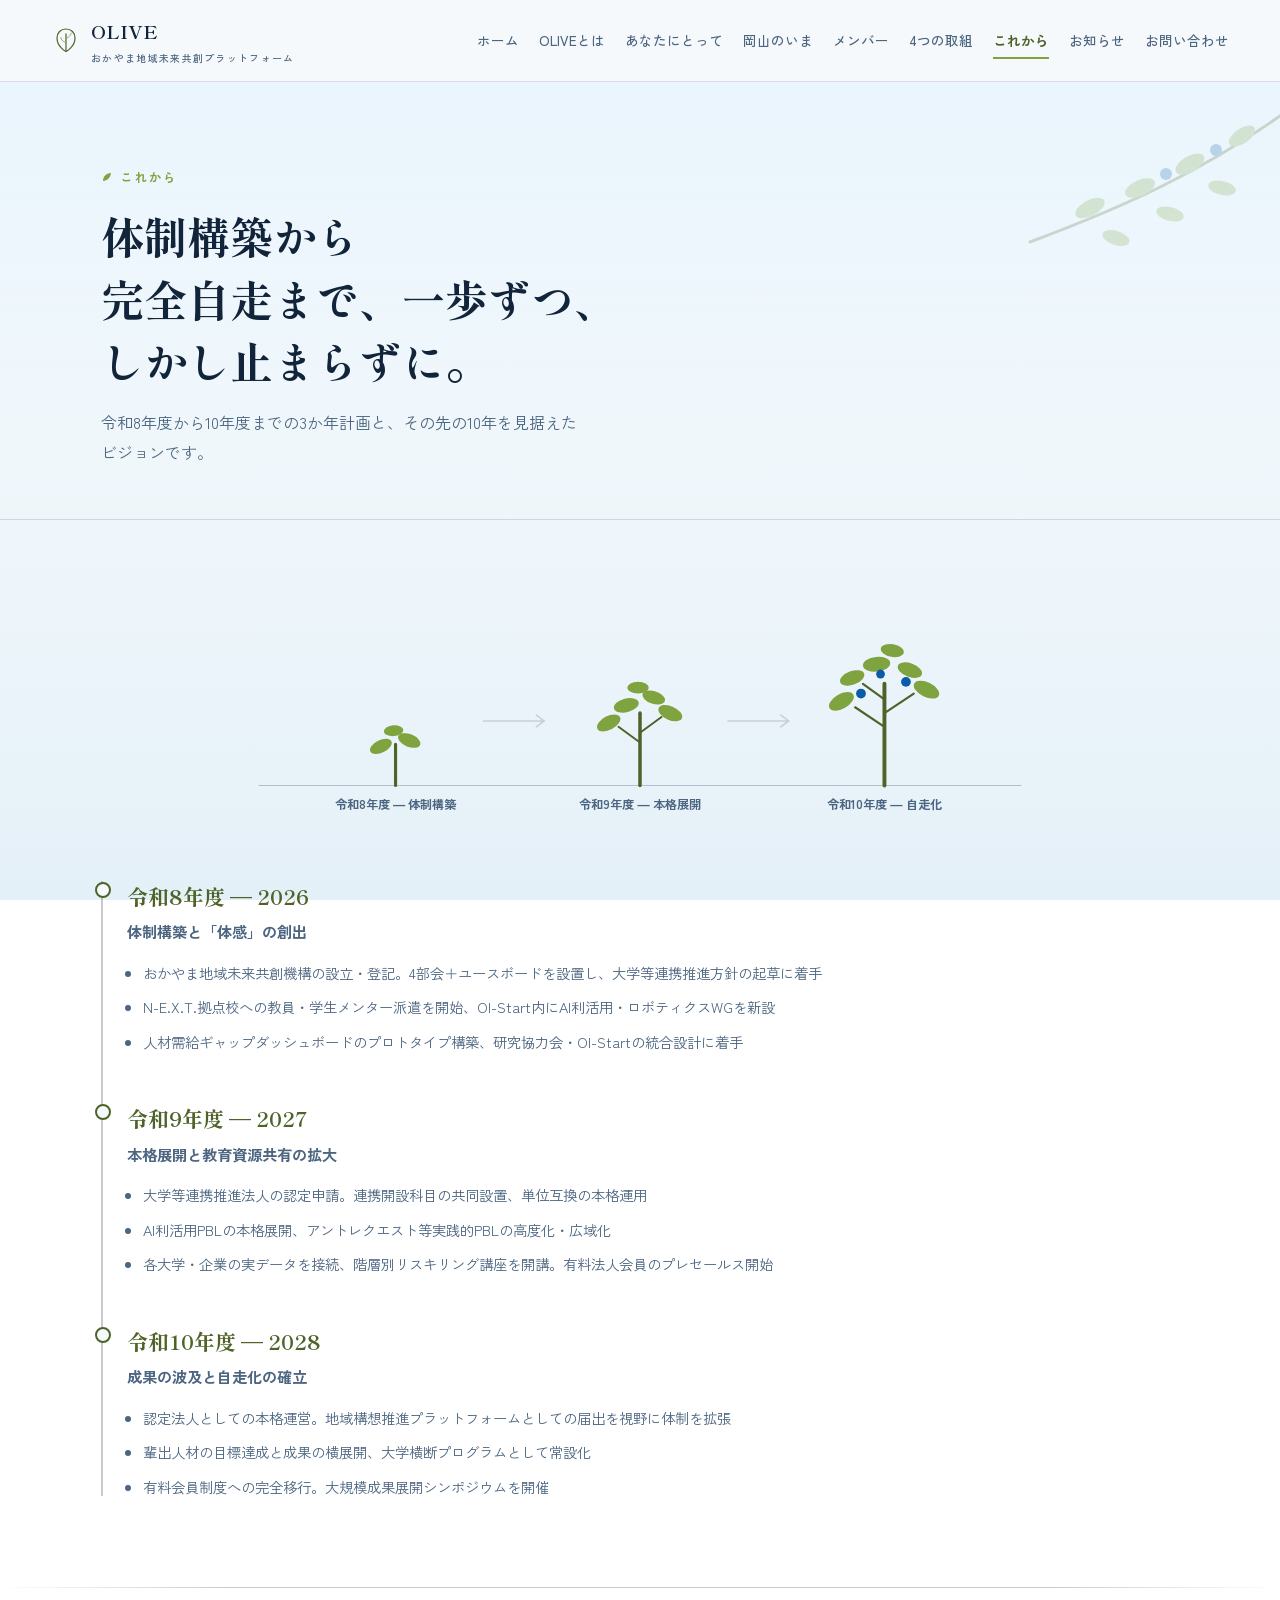
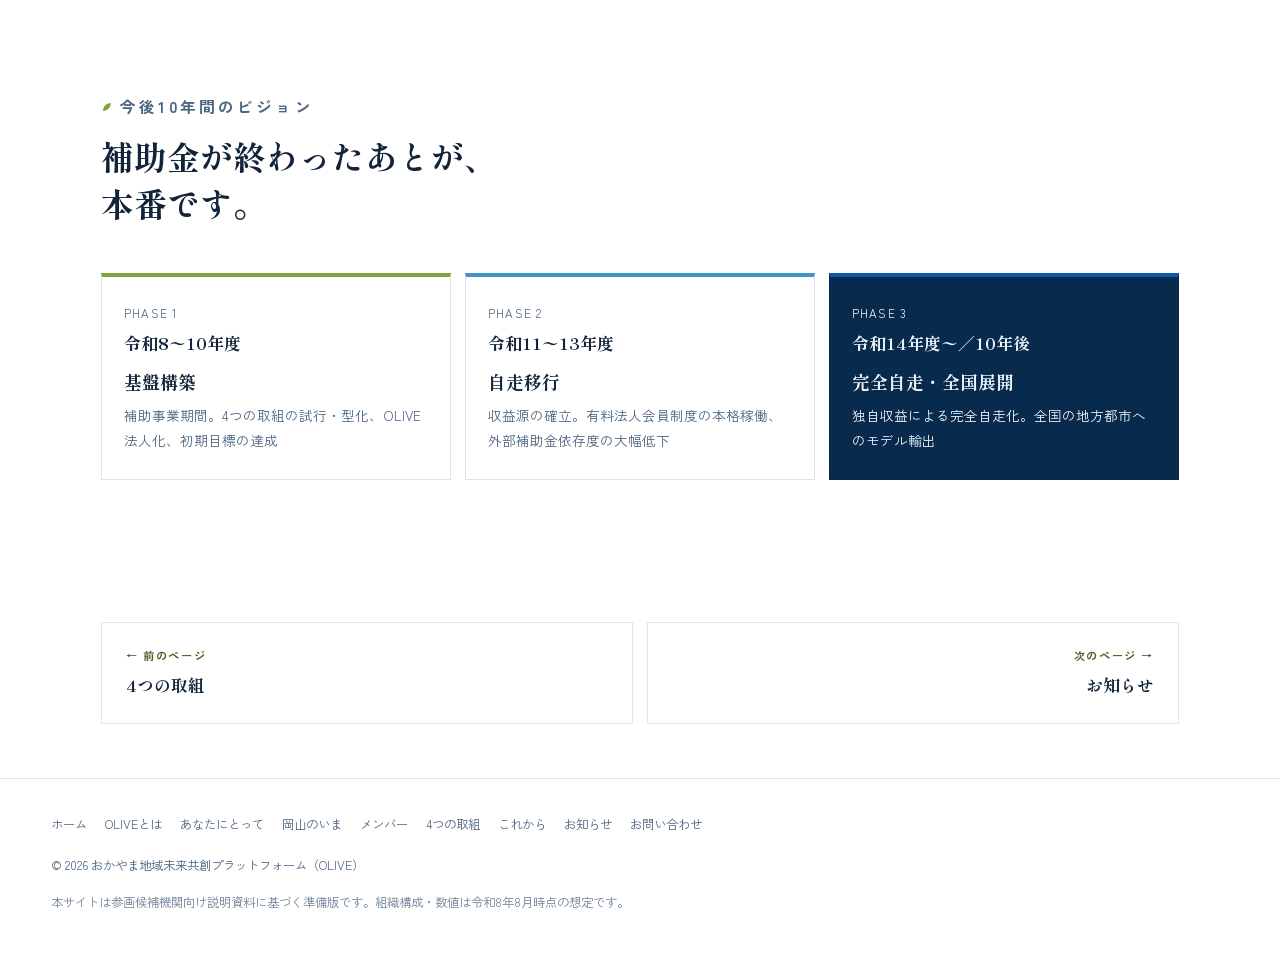
<file: roadmap.html>
<!DOCTYPE html>
<html lang="ja" class="no-js">
<head>
<meta charset="UTF-8">
<meta name="viewport" content="width=device-width, initial-scale=1">
<title>これから｜OLIVE おかやま地域未来共創プラットフォーム</title>
<meta name="description" content="令和8年度の体制構築から令和10年度の自走化まで。そして10年後の完全自走・全国展開を見据えたロードマップ。">

<link rel="preconnect" href="https://fonts.googleapis.com">
<link rel="preconnect" href="https://fonts.gstatic.com" crossorigin>
<link href="https://fonts.googleapis.com/css2?family=Shippori+Mincho:wght@500;600;700;800&family=Zen+Kaku+Gothic+New:wght@400;500;700;900&display=swap" rel="stylesheet">
<script>document.documentElement.classList.remove("no-js");</script>
<link rel="icon" href="data:image/svg+xml,%3Csvg xmlns='http://www.w3.org/2000/svg' viewBox='0 0 40 40'%3E%3Cpath d='M20 34C20 34 8 28 8 16C8 9 13 4 20 4C27 4 32 9 32 16C32 28 20 34 20 34Z' fill='none' stroke='%234f6329' stroke-width='2.6'/%3E%3Cpath d='M20 34V10' stroke='%234f6329' stroke-width='2.6'/%3E%3C/svg%3E">
<meta name="theme-color" content="#0a5ba8">
<meta property="og:type" content="website">
<meta property="og:site_name" content="おかやま地域未来共創プラットフォーム（OLIVE）">
<meta property="og:title" content="これから｜OLIVE">
<meta property="og:description" content="令和8年度の体制構築から令和10年度の自走化まで。そして10年後の完全自走・全国展開を見据えたロードマップ。">
<meta property="og:image" content="kodai-workshop.jpg">
<meta name="twitter:card" content="summary_large_image">
<link rel="stylesheet" href="style.css">
</head>
<body>
<a class="skip" href="#main">本文へスキップ</a>
<svg width="0" height="0" style="position:absolute" aria-hidden="true"><defs>
<symbol id="i-academy" viewBox="0 0 24 24"><path d="M3 9l9-5 9 5"/><path d="M4 20h16"/><path d="M6 20V9M10 20V9M14 20V9M18 20V9"/></symbol>
<symbol id="i-seedling" viewBox="0 0 24 24"><path d="M12 21V11"/><path d="M12 11C12 6 8 4 4 4c0 4 2 8 8 8Z"/><path d="M12 13C12 9 15 7 19 7c0 4-2 7-7 7Z"/></symbol>
<symbol id="i-roots" viewBox="0 0 24 24"><path d="M12 2v9"/><path d="M12 11c-3 0-5 3-6 9"/><path d="M12 11c3 0 5 3 6 9"/><path d="M12 11c-1.4 1.5-2 4.5-1.4 9"/><path d="M12 11c1.4 1.5 2 4.5 1.4 9"/></symbol>
<symbol id="i-dove" viewBox="0 0 24 24"><path d="M3 14c4 2.5 8 1.4 10-1.6-3 .2-5-1.6-5-4.6 3 .8 5 2.8 5 5.8 3-.6 5.4-3.4 6-7.4-2.6 3.6-6.4 5-10 5-2 0-4 .8-6 2.8Z"/></symbol>
<symbol id="i-cap" viewBox="0 0 24 24"><path d="M12 4 2 9l10 5 10-5-10-5Z"/><path d="M6 11.5V16c0 1.4 2.8 2.6 6 2.6s6-1.2 6-2.6v-4.5"/><path d="M21 9v5.5"/></symbol>
<symbol id="i-university" viewBox="0 0 24 24"><path d="M4 10l8-6 8 6"/><path d="M4 21h16"/><path d="M6 21V11M18 21V11M10 21v-5h4v5"/></symbol>
<symbol id="i-gov" viewBox="0 0 24 24"><path d="M4 10l8-6 8 6"/><path d="M4 21h16"/><path d="M6 21V11M10 21V11M14 21V11M18 21V11"/><path d="M12 4V1M12 1l3 1-3 1"/></symbol>
<symbol id="i-briefcase" viewBox="0 0 24 24"><rect x="3" y="8" width="18" height="12" rx="1.6"/><path d="M8 8V6a2 2 0 0 1 2-2h4a2 2 0 0 1 2 2v2"/><path d="M3 13.5h18"/></symbol>
<symbol id="i-coins" viewBox="0 0 24 24"><ellipse cx="12" cy="7" rx="7.5" ry="3"/><path d="M4.5 7v10c0 1.7 3.4 3 7.5 3s7.5-1.3 7.5-3V7"/><path d="M4.5 12c0 1.7 3.4 3 7.5 3s7.5-1.3 7.5-3"/></symbol>
<symbol id="i-speech" viewBox="0 0 24 24"><path d="M4 5h16v10H10l-4.5 4v-4H4Z"/><path d="M8 9h8M8 12h5"/></symbol>
<symbol id="i-book" viewBox="0 0 24 24"><path d="M4 5v14l8-3 8 3V5l-8-3-8 3Z"/><path d="M12 2v17"/></symbol>
<symbol id="i-cycle" viewBox="0 0 24 24"><path d="M18 8a7 7 0 0 0-11.3-2"/><path d="M6 16a7 7 0 0 0 11.3 2"/><path d="M5 3.5V7h3.5"/><path d="M19 20.5V17h-3.5"/></symbol>
<symbol id="i-alert" viewBox="0 0 24 24"><path d="M12 3 2 20h20L12 3Z"/><path d="M12 10v4M12 17.5v.01"/></symbol>
<symbol id="i-gear" viewBox="0 0 24 24"><circle cx="12" cy="12" r="3.4"/><path d="M12 2v3M12 19v3M2 12h3M19 12h3M4.9 4.9l2.2 2.2M16.9 16.9l2.2 2.2M19.1 4.9l-2.2 2.2M7.1 16.9l-2.2 2.2"/></symbol>
<symbol id="i-sun" viewBox="0 0 24 24"><circle cx="12" cy="12" r="4.5"/><path d="M12 1.5v3M12 19.5v3M1.5 12h3M19.5 12h3M4.6 4.6l2.1 2.1M17.3 17.3l2.1 2.1M19.4 4.6l-2.1 2.1M6.7 17.3l-2.1 2.1"/></symbol>
<symbol id="i-users" viewBox="0 0 24 24"><circle cx="9" cy="8" r="3.4"/><path d="M2.5 20c0-3.6 2.9-6 6.5-6s6.5 2.4 6.5 6"/><path d="M16.5 5.2a3.4 3.4 0 0 1 0 6.6"/><path d="M18 14.4c2.1.7 3.5 2.6 3.5 5.6"/></symbol>
<symbol id="i-check" viewBox="0 0 24 24"><path d="M4 12.5 9.5 18 20 6.5"/></symbol>
<symbol id="i-map" viewBox="0 0 24 24"><path d="M9 4 3 6.5v13L9 17l6 3 6-2.5v-13L15 7 9 4Z"/><path d="M9 4v13M15 7v13"/></symbol>
</defs></svg>
<div id="scrollProgress"></div>
<header class="site">
  <div class="nav-row">
    <a class="brand" href="index.html">
      <svg class="brand-mark" viewBox="0 0 40 40" fill="none" aria-hidden="true">
        <path d="M20 34C20 34 8 28 8 16C8 9 13 4 20 4C27 4 32 9 32 16C32 28 20 34 20 34Z" stroke="currentColor" stroke-width="1.6" style="color:var(--olive-deep)"/>
        <path d="M20 34V10" stroke="currentColor" stroke-width="1.6" style="color:var(--olive-deep)"/>
        <path d="M20 22C20 22 14 21 13 15" stroke="currentColor" stroke-width="1.2" style="color:var(--olive)"/>
        <path d="M20 16C20 16 26 15 27 9" stroke="currentColor" stroke-width="1.2" style="color:var(--olive)"/>
      </svg>
      <span class="brand-text">OLIVE<small>おかやま地域未来共創プラットフォーム</small></span>
    </a>
    <nav class="links" id="navLinks">
      <a href="index.html">ホーム</a>
      <a href="about.html">OLIVEとは</a>
      <a href="stakeholders.html">あなたにとって</a>
      <a href="issue.html">岡山のいま</a>
      <a href="members.html">メンバー</a>
      <a href="initiatives.html">4つの取組</a>
      <a href="roadmap.html" class="active">これから</a>
      <a href="news.html">お知らせ</a>
      <a href="contact.html">お問い合わせ</a>
    </nav>
    <button class="nav-toggle-btn" id="navToggleBtn" aria-label="メニューを開く" aria-expanded="false" aria-controls="navLinks">
      <svg viewBox="0 0 24 24" fill="none" stroke="currentColor" stroke-width="2" stroke-linecap="round"><path d="M3 6h18M3 12h18M3 18h18"/></svg>
    </button>
  </div>
</header>
<main id="main">
  <div class="page-head-band">
    <div class="wrap">
      <svg class="ph-deco" viewBox="0 0 300 200" aria-hidden="true">
<path d="M10 180 C 90 150, 190 110, 292 30" stroke="var(--olive-deep)" stroke-width="3" fill="none" stroke-linecap="round"/>
<g fill="var(--olive)">
  <ellipse cx="70" cy="146" rx="16" ry="8" transform="rotate(-28 70 146)"/>
  <ellipse cx="120" cy="126" rx="16" ry="8" transform="rotate(-24 120 126)"/>
  <ellipse cx="170" cy="102" rx="16" ry="8" transform="rotate(-30 170 102)"/>
  <ellipse cx="222" cy="74" rx="15" ry="7.5" transform="rotate(-34 222 74)"/>
  <ellipse cx="96" cy="176" rx="14" ry="7" transform="rotate(18 96 176)"/>
  <ellipse cx="150" cy="152" rx="14" ry="7" transform="rotate(14 150 152)"/>
  <ellipse cx="202" cy="126" rx="14" ry="7" transform="rotate(12 202 126)"/>
</g>
<g fill="var(--navy)"><circle cx="146" cy="112" r="6"/><circle cx="196" cy="88" r="6"/></g>
</svg>
      <div class="ph-inner page-enter">
        <p class="eyebrow">これから</p>
        <h1>体制構築から完全自走まで、一歩ずつ、しかし止まらずに。</h1>
        <p class="ph-lede">令和8年度から10年度までの3か年計画と、その先の10年を見据えたビジョンです。</p>
      </div>
    </div>
  </div>

  <section id="years">
    <div class="wrap">
      <div class="section-art art-wide reveal draw" role="img" aria-label="令和8年度から10年度にかけてオリーブの木が育ち実を結ぶイラスト">
<svg viewBox="0 0 900 232">
  <path d="M60 186 H840" stroke="var(--line-strong)" stroke-width="1.2" fill="none"/>
  <g stroke="var(--line-strong)" stroke-width="1.6" fill="none" stroke-linecap="round" opacity="0.7">
    <path d="M290 120 H352 M344 114 L352 120 L344 126"/><path d="M540 120 H602 M594 114 L602 120 L594 126"/>
  </g>
  <g transform="translate(200,186)">
    <path pathLength="1" d="M0 0 V-42" stroke="var(--olive-deep)" stroke-width="3.2" fill="none" stroke-linecap="round"/>
    <g fill="var(--olive)" class="fade-late"><ellipse cx="-15" cy="-40" rx="12" ry="6.5" transform="rotate(-26 -15 -40)"/><ellipse cx="14" cy="-46" rx="12" ry="6.5" transform="rotate(22 14 -46)"/><ellipse cx="-2" cy="-56" rx="10" ry="5.5" transform="rotate(-4 -2 -56)"/></g>
  </g>
  <g transform="translate(450,186)">
    <path pathLength="1" d="M0 0 V-74" stroke="var(--olive-deep)" stroke-width="3.6" fill="none" stroke-linecap="round"/>
    <path d="M0 -44 L -22 -60 M0 -54 L 22 -70" stroke="var(--olive-deep)" stroke-width="2" fill="none" stroke-linecap="round" class="fade-late"/>
    <g fill="var(--olive)" class="fade-late"><ellipse cx="-32" cy="-64" rx="13" ry="7" transform="rotate(-28 -32 -64)"/><ellipse cx="31" cy="-74" rx="13" ry="7" transform="rotate(24 31 -74)"/><ellipse cx="-14" cy="-82" rx="13" ry="7" transform="rotate(-14 -14 -82)"/><ellipse cx="14" cy="-90" rx="12" ry="6.5" transform="rotate(18 14 -90)"/><ellipse cx="-2" cy="-100" rx="11" ry="6" transform="rotate(0 -2 -100)"/></g>
  </g>
  <g transform="translate(700,186)">
    <path pathLength="1" d="M0 0 V-104" stroke="var(--olive-deep)" stroke-width="4" fill="none" stroke-linecap="round"/>
    <path d="M0 -60 L -30 -80 M0 -74 L 30 -94 M0 -88 L -22 -104" stroke="var(--olive-deep)" stroke-width="2.2" fill="none" stroke-linecap="round" class="fade-late"/>
    <g fill="var(--olive)" class="fade-late"><ellipse cx="-44" cy="-86" rx="14" ry="7.5" transform="rotate(-30 -44 -86)"/><ellipse cx="43" cy="-98" rx="14" ry="7.5" transform="rotate(26 43 -98)"/><ellipse cx="-33" cy="-110" rx="13" ry="7" transform="rotate(-20 -33 -110)"/><ellipse cx="26" cy="-118" rx="13" ry="7" transform="rotate(20 26 -118)"/><ellipse cx="-8" cy="-124" rx="14" ry="7.5" transform="rotate(-6 -8 -124)"/><ellipse cx="8" cy="-138" rx="12" ry="6.5" transform="rotate(10 8 -138)"/></g>
    <g fill="var(--navy)" class="fade-late"><circle cx="-24" cy="-94" r="5"/><circle cx="22" cy="-106" r="5"/><circle cx="-4" cy="-114" r="4.5"/></g>
  </g>
  <g font-family="var(--sans)" font-size="12.5" font-weight="700" fill="var(--ink-soft)" text-anchor="middle" class="fade-late">
    <text x="200" y="210">令和8年度 ― 体制構築</text><text x="450" y="210">令和9年度 ― 本格展開</text><text x="700" y="210">令和10年度 ― 自走化</text>
  </g>
</svg></div>
      <div class="road-wrap" id="roadWrap">
        <div class="road-rail" aria-hidden="true"></div>
        <div class="road-fill" id="roadFill" aria-hidden="true"></div>
        <div class="road">
          <div class="road-item reveal">
            <div class="yr">令和8年度 ― 2026</div><div class="ttl">体制構築と「体感」の創出</div>
            <ul>
              <li>おかやま地域未来共創機構の設立・登記。4部会＋ユースボードを設置し、大学等連携推進方針の起草に着手</li>
              <li>N-E.X.T.拠点校への教員・学生メンター派遣を開始、OI-Start内にAI利活用・ロボティクスWGを新設</li>
              <li>人材需給ギャップダッシュボードのプロトタイプ構築、研究協力会・OI-Startの統合設計に着手</li>
            </ul>
          </div>
          <div class="road-item reveal">
            <div class="yr">令和9年度 ― 2027</div><div class="ttl">本格展開と教育資源共有の拡大</div>
            <ul>
              <li>大学等連携推進法人の認定申請。連携開設科目の共同設置、単位互換の本格運用</li>
              <li>AI利活用PBLの本格展開、アントレクエスト等実践的PBLの高度化・広域化</li>
              <li>各大学・企業の実データを接続、階層別リスキリング講座を開講。有料法人会員のプレセールス開始</li>
            </ul>
          </div>
          <div class="road-item reveal">
            <div class="yr">令和10年度 ― 2028</div><div class="ttl">成果の波及と自走化の確立</div>
            <ul>
              <li>認定法人としての本格運営。地域構想推進プラットフォームとしての届出を視野に体制を拡張</li>
              <li>輩出人材の目標達成と成果の横展開、大学横断プログラムとして常設化</li>
              <li>有料会員制度への完全移行。大規模成果展開シンポジウムを開催</li>
            </ul>
          </div>
        </div>
      </div>
    </div>
  </section>

  <section id="vision">
    <div class="wrap">
      <div class="section-head reveal">
        <p class="eyebrow">今後10年間のビジョン</p>
        <h2>補助金が終わったあとが、本番です。</h2>
      </div>
      <div class="phase-grid stagger">
        <div class="phase-card"><div class="pn">PHASE 1</div><div class="py">令和8〜10年度</div><h4>基盤構築</h4><p>補助事業期間。4つの取組の試行・型化、OLIVE法人化、初期目標の達成</p></div>
        <div class="phase-card"><div class="pn">PHASE 2</div><div class="py">令和11〜13年度</div><h4>自走移行</h4><p>収益源の確立。有料法人会員制度の本格稼働、外部補助金依存度の大幅低下</p></div>
        <div class="phase-card"><div class="pn">PHASE 3</div><div class="py">令和14年度〜／10年後</div><h4>完全自走・全国展開</h4><p>独自収益による完全自走化。全国の地方都市へのモデル輸出</p></div>
      </div>
    </div>
  </section>

</main>
<div class="wrap"><div class="pager">
<a href="initiatives.html"><span class="dir">← 前のページ</span><span class="ttl">4つの取組</span></a>
<a class="next" href="news.html"><span class="dir">次のページ →</span><span class="ttl">お知らせ</span></a>
</div></div>
<footer>
  <span>© 2026 おかやま地域未来共創プラットフォーム（OLIVE）</span>
  <span class="fnav"><a href="index.html">ホーム</a> <a href="about.html">OLIVEとは</a> <a href="stakeholders.html">あなたにとって</a> <a href="issue.html">岡山のいま</a> <a href="members.html">メンバー</a> <a href="initiatives.html">4つの取組</a> <a href="roadmap.html">これから</a> <a href="news.html">お知らせ</a> <a href="contact.html">お問い合わせ</a></span>
  <span class="f-note">本サイトは参画候補機関向け説明資料に基づく準備版です。組織構成・数値は令和8年8月時点の想定です。</span>
</footer>
<button class="back-to-top" id="backToTop" aria-label="ページ上部へ戻る">↑</button>
<script src="news.js"></script>
<script src="site.js"></script>

</body>
</html>
</file>
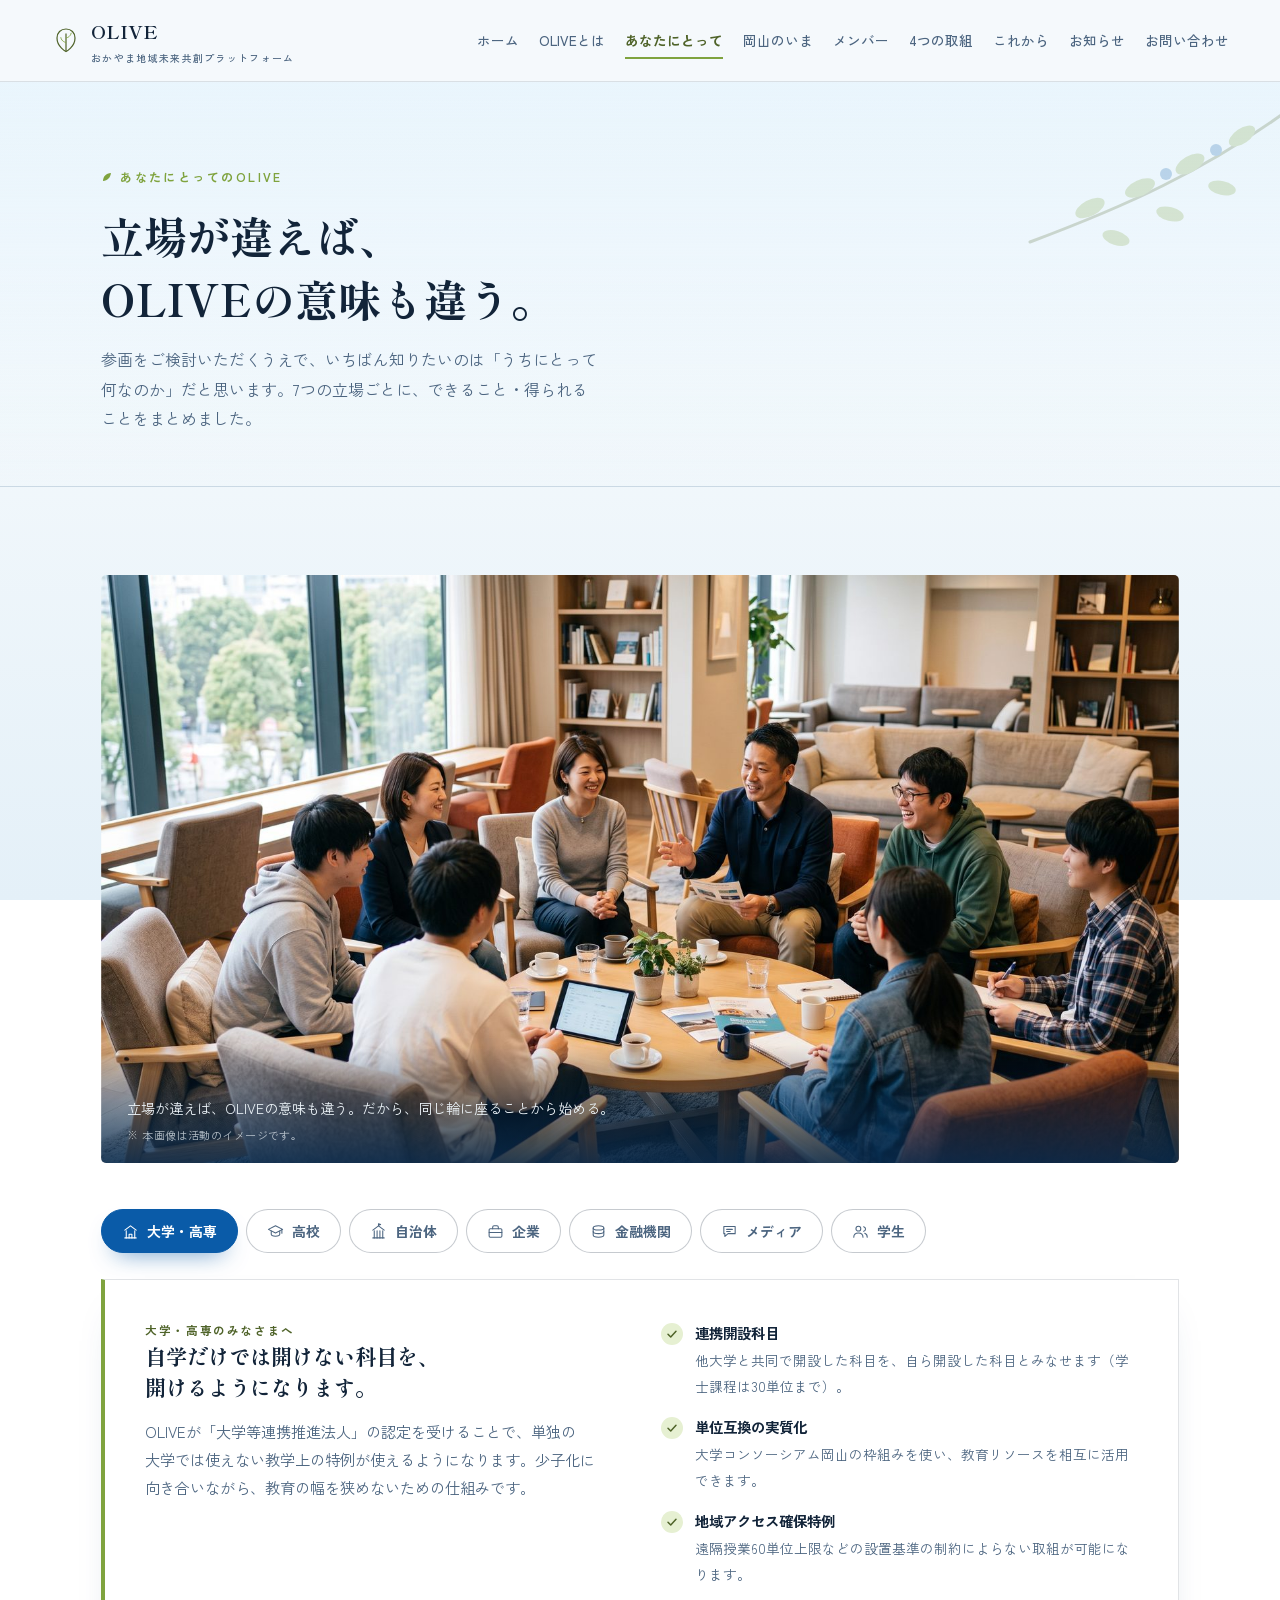
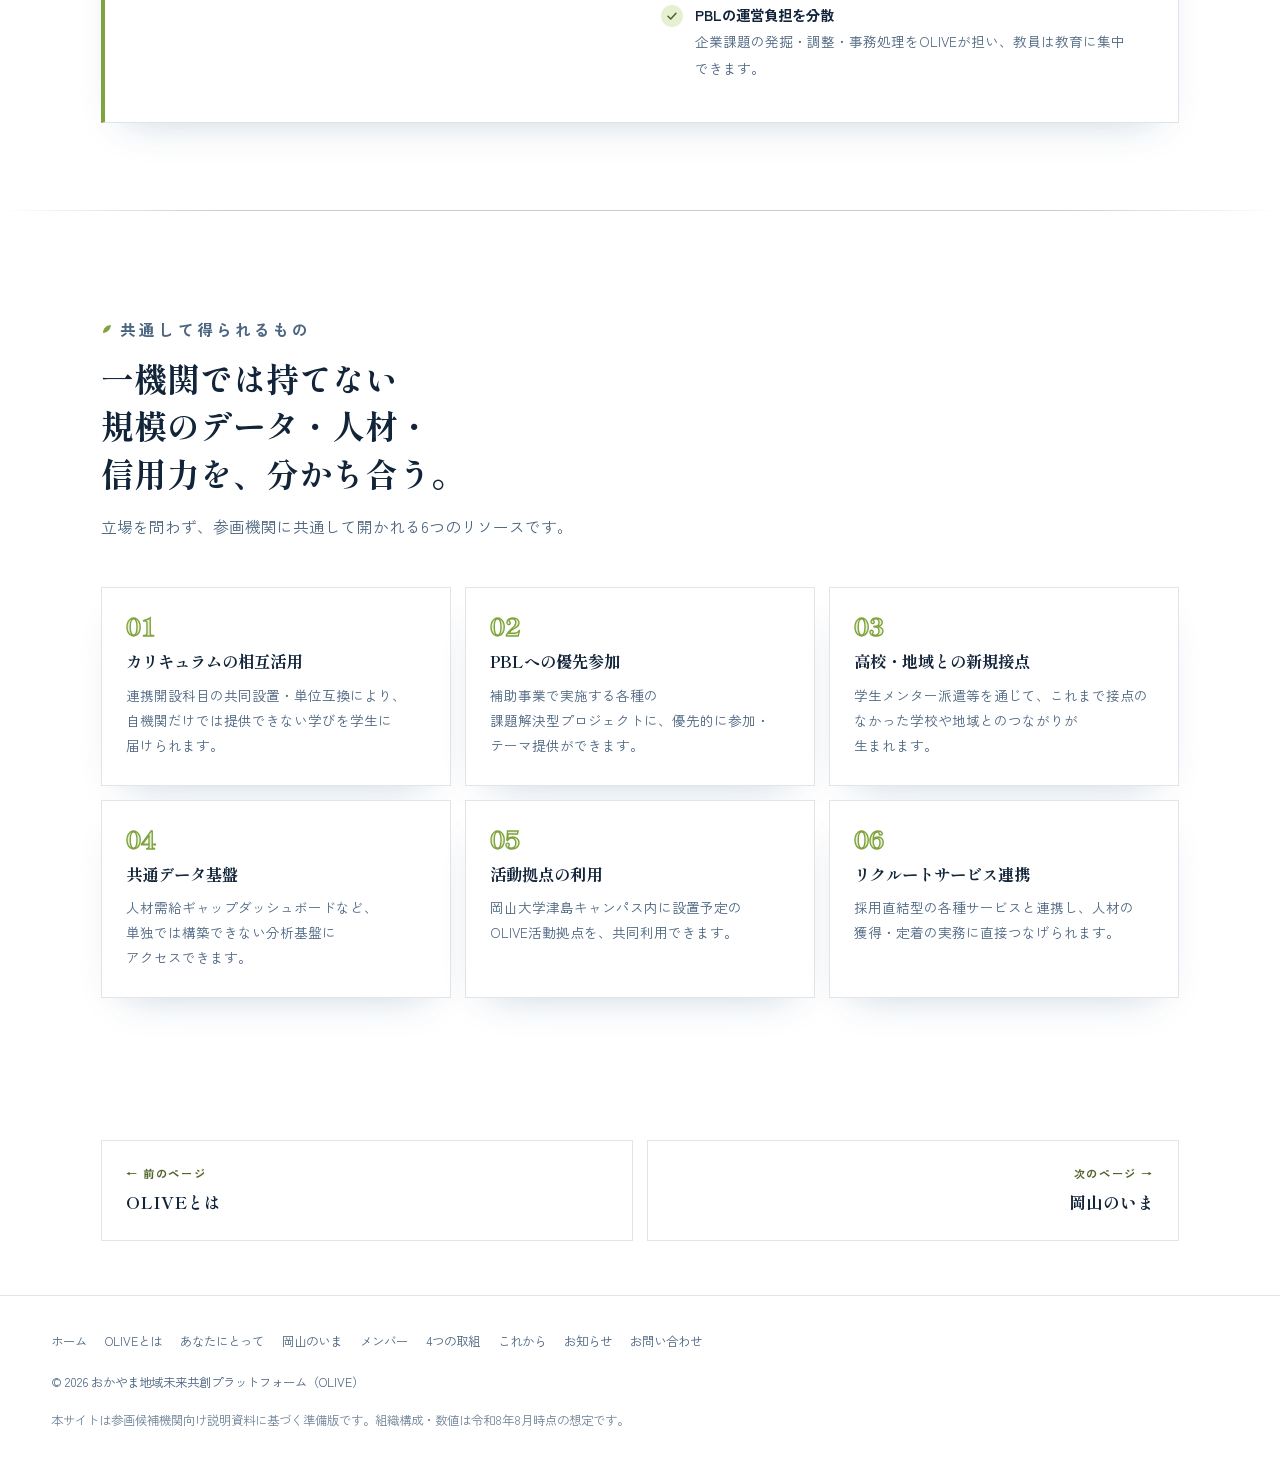
<file: stakeholders.html>
<!DOCTYPE html>
<html lang="ja" class="no-js">
<head>
<meta charset="UTF-8">
<meta name="viewport" content="width=device-width, initial-scale=1">
<title>あなたにとってのOLIVE｜OLIVE おかやま地域未来共創プラットフォーム</title>
<meta name="description" content="大学・高専、高校、自治体、企業、金融機関、メディア、学生。7つの立場ごとに、OLIVEでできること・得られること。">

<link rel="preconnect" href="https://fonts.googleapis.com">
<link rel="preconnect" href="https://fonts.gstatic.com" crossorigin>
<link href="https://fonts.googleapis.com/css2?family=Shippori+Mincho:wght@500;600;700;800&family=Zen+Kaku+Gothic+New:wght@400;500;700;900&display=swap" rel="stylesheet">
<script>document.documentElement.classList.remove("no-js");</script>
<link rel="icon" href="data:image/svg+xml,%3Csvg xmlns='http://www.w3.org/2000/svg' viewBox='0 0 40 40'%3E%3Cpath d='M20 34C20 34 8 28 8 16C8 9 13 4 20 4C27 4 32 9 32 16C32 28 20 34 20 34Z' fill='none' stroke='%234f6329' stroke-width='2.6'/%3E%3Cpath d='M20 34V10' stroke='%234f6329' stroke-width='2.6'/%3E%3C/svg%3E">
<meta name="theme-color" content="#0a5ba8">
<meta property="og:type" content="website">
<meta property="og:site_name" content="おかやま地域未来共創プラットフォーム（OLIVE）">
<meta property="og:title" content="あなたにとってのOLIVE｜OLIVE">
<meta property="og:description" content="大学・高専、高校、自治体、企業、金融機関、メディア、学生。7つの立場ごとに、OLIVEでできること・得られること。">
<meta property="og:image" content="kodai-workshop.jpg">
<meta name="twitter:card" content="summary_large_image">
<link rel="stylesheet" href="style.css">
</head>
<body>
<a class="skip" href="#main">本文へスキップ</a>
<svg width="0" height="0" style="position:absolute" aria-hidden="true"><defs>
<symbol id="i-academy" viewBox="0 0 24 24"><path d="M3 9l9-5 9 5"/><path d="M4 20h16"/><path d="M6 20V9M10 20V9M14 20V9M18 20V9"/></symbol>
<symbol id="i-seedling" viewBox="0 0 24 24"><path d="M12 21V11"/><path d="M12 11C12 6 8 4 4 4c0 4 2 8 8 8Z"/><path d="M12 13C12 9 15 7 19 7c0 4-2 7-7 7Z"/></symbol>
<symbol id="i-roots" viewBox="0 0 24 24"><path d="M12 2v9"/><path d="M12 11c-3 0-5 3-6 9"/><path d="M12 11c3 0 5 3 6 9"/><path d="M12 11c-1.4 1.5-2 4.5-1.4 9"/><path d="M12 11c1.4 1.5 2 4.5 1.4 9"/></symbol>
<symbol id="i-dove" viewBox="0 0 24 24"><path d="M3 14c4 2.5 8 1.4 10-1.6-3 .2-5-1.6-5-4.6 3 .8 5 2.8 5 5.8 3-.6 5.4-3.4 6-7.4-2.6 3.6-6.4 5-10 5-2 0-4 .8-6 2.8Z"/></symbol>
<symbol id="i-cap" viewBox="0 0 24 24"><path d="M12 4 2 9l10 5 10-5-10-5Z"/><path d="M6 11.5V16c0 1.4 2.8 2.6 6 2.6s6-1.2 6-2.6v-4.5"/><path d="M21 9v5.5"/></symbol>
<symbol id="i-university" viewBox="0 0 24 24"><path d="M4 10l8-6 8 6"/><path d="M4 21h16"/><path d="M6 21V11M18 21V11M10 21v-5h4v5"/></symbol>
<symbol id="i-gov" viewBox="0 0 24 24"><path d="M4 10l8-6 8 6"/><path d="M4 21h16"/><path d="M6 21V11M10 21V11M14 21V11M18 21V11"/><path d="M12 4V1M12 1l3 1-3 1"/></symbol>
<symbol id="i-briefcase" viewBox="0 0 24 24"><rect x="3" y="8" width="18" height="12" rx="1.6"/><path d="M8 8V6a2 2 0 0 1 2-2h4a2 2 0 0 1 2 2v2"/><path d="M3 13.5h18"/></symbol>
<symbol id="i-coins" viewBox="0 0 24 24"><ellipse cx="12" cy="7" rx="7.5" ry="3"/><path d="M4.5 7v10c0 1.7 3.4 3 7.5 3s7.5-1.3 7.5-3V7"/><path d="M4.5 12c0 1.7 3.4 3 7.5 3s7.5-1.3 7.5-3"/></symbol>
<symbol id="i-speech" viewBox="0 0 24 24"><path d="M4 5h16v10H10l-4.5 4v-4H4Z"/><path d="M8 9h8M8 12h5"/></symbol>
<symbol id="i-book" viewBox="0 0 24 24"><path d="M4 5v14l8-3 8 3V5l-8-3-8 3Z"/><path d="M12 2v17"/></symbol>
<symbol id="i-cycle" viewBox="0 0 24 24"><path d="M18 8a7 7 0 0 0-11.3-2"/><path d="M6 16a7 7 0 0 0 11.3 2"/><path d="M5 3.5V7h3.5"/><path d="M19 20.5V17h-3.5"/></symbol>
<symbol id="i-alert" viewBox="0 0 24 24"><path d="M12 3 2 20h20L12 3Z"/><path d="M12 10v4M12 17.5v.01"/></symbol>
<symbol id="i-gear" viewBox="0 0 24 24"><circle cx="12" cy="12" r="3.4"/><path d="M12 2v3M12 19v3M2 12h3M19 12h3M4.9 4.9l2.2 2.2M16.9 16.9l2.2 2.2M19.1 4.9l-2.2 2.2M7.1 16.9l-2.2 2.2"/></symbol>
<symbol id="i-sun" viewBox="0 0 24 24"><circle cx="12" cy="12" r="4.5"/><path d="M12 1.5v3M12 19.5v3M1.5 12h3M19.5 12h3M4.6 4.6l2.1 2.1M17.3 17.3l2.1 2.1M19.4 4.6l-2.1 2.1M6.7 17.3l-2.1 2.1"/></symbol>
<symbol id="i-users" viewBox="0 0 24 24"><circle cx="9" cy="8" r="3.4"/><path d="M2.5 20c0-3.6 2.9-6 6.5-6s6.5 2.4 6.5 6"/><path d="M16.5 5.2a3.4 3.4 0 0 1 0 6.6"/><path d="M18 14.4c2.1.7 3.5 2.6 3.5 5.6"/></symbol>
<symbol id="i-check" viewBox="0 0 24 24"><path d="M4 12.5 9.5 18 20 6.5"/></symbol>
<symbol id="i-map" viewBox="0 0 24 24"><path d="M9 4 3 6.5v13L9 17l6 3 6-2.5v-13L15 7 9 4Z"/><path d="M9 4v13M15 7v13"/></symbol>
</defs></svg>
<div id="scrollProgress"></div>
<header class="site">
  <div class="nav-row">
    <a class="brand" href="index.html">
      <svg class="brand-mark" viewBox="0 0 40 40" fill="none" aria-hidden="true">
        <path d="M20 34C20 34 8 28 8 16C8 9 13 4 20 4C27 4 32 9 32 16C32 28 20 34 20 34Z" stroke="currentColor" stroke-width="1.6" style="color:var(--olive-deep)"/>
        <path d="M20 34V10" stroke="currentColor" stroke-width="1.6" style="color:var(--olive-deep)"/>
        <path d="M20 22C20 22 14 21 13 15" stroke="currentColor" stroke-width="1.2" style="color:var(--olive)"/>
        <path d="M20 16C20 16 26 15 27 9" stroke="currentColor" stroke-width="1.2" style="color:var(--olive)"/>
      </svg>
      <span class="brand-text">OLIVE<small>おかやま地域未来共創プラットフォーム</small></span>
    </a>
    <nav class="links" id="navLinks">
      <a href="index.html">ホーム</a>
      <a href="about.html">OLIVEとは</a>
      <a href="stakeholders.html" class="active">あなたにとって</a>
      <a href="issue.html">岡山のいま</a>
      <a href="members.html">メンバー</a>
      <a href="initiatives.html">4つの取組</a>
      <a href="roadmap.html">これから</a>
      <a href="news.html">お知らせ</a>
      <a href="contact.html">お問い合わせ</a>
    </nav>
    <button class="nav-toggle-btn" id="navToggleBtn" aria-label="メニューを開く" aria-expanded="false" aria-controls="navLinks">
      <svg viewBox="0 0 24 24" fill="none" stroke="currentColor" stroke-width="2" stroke-linecap="round"><path d="M3 6h18M3 12h18M3 18h18"/></svg>
    </button>
  </div>
</header>
<main id="main">
  <div class="page-head-band">
    <div class="wrap">
      <svg class="ph-deco" viewBox="0 0 300 200" aria-hidden="true">
<path d="M10 180 C 90 150, 190 110, 292 30" stroke="var(--olive-deep)" stroke-width="3" fill="none" stroke-linecap="round"/>
<g fill="var(--olive)">
  <ellipse cx="70" cy="146" rx="16" ry="8" transform="rotate(-28 70 146)"/>
  <ellipse cx="120" cy="126" rx="16" ry="8" transform="rotate(-24 120 126)"/>
  <ellipse cx="170" cy="102" rx="16" ry="8" transform="rotate(-30 170 102)"/>
  <ellipse cx="222" cy="74" rx="15" ry="7.5" transform="rotate(-34 222 74)"/>
  <ellipse cx="96" cy="176" rx="14" ry="7" transform="rotate(18 96 176)"/>
  <ellipse cx="150" cy="152" rx="14" ry="7" transform="rotate(14 150 152)"/>
  <ellipse cx="202" cy="126" rx="14" ry="7" transform="rotate(12 202 126)"/>
</g>
<g fill="var(--navy)"><circle cx="146" cy="112" r="6"/><circle cx="196" cy="88" r="6"/></g>
</svg>
      <div class="ph-inner page-enter">
        <p class="eyebrow">あなたにとってのOLIVE</p>
        <h1>立場が違えば、OLIVEの意味も違う。</h1>
        <p class="ph-lede">参画をご検討いただくうえで、いちばん知りたいのは「うちにとって何なのか」だと思います。7つの立場ごとに、できること・得られることをまとめました。</p>
      </div>
    </div>
  </div>

  <section id="tabs">
    <div class="wrap">
      <figure class="photo-band reveal wipe"><img src="roundtable.jpg" alt="学生・大学職員・企業関係者が輪になって語り合っている様子" loading="lazy" decoding="async" width="1600" height="893"><figcaption>立場が違えば、OLIVEの意味も違う。だから、同じ輪に座ることから始める。<span class="cap-note">※ 本画像は活動のイメージです。</span></figcaption></figure>
      <div class="tabs-bar reveal" role="tablist" aria-label="立場を選択">
        <button class="tab-btn" role="tab" id="tabbtn-univ" aria-controls="tab-univ" aria-selected="true"><svg class="ico"><use href="#i-university"/></svg>大学・高専</button>
        <button class="tab-btn" role="tab" id="tabbtn-hs" aria-controls="tab-hs" aria-selected="false"><svg class="ico"><use href="#i-cap"/></svg>高校</button>
        <button class="tab-btn" role="tab" id="tabbtn-gov" aria-controls="tab-gov" aria-selected="false"><svg class="ico"><use href="#i-gov"/></svg>自治体</button>
        <button class="tab-btn" role="tab" id="tabbtn-biz" aria-controls="tab-biz" aria-selected="false"><svg class="ico"><use href="#i-briefcase"/></svg>企業</button>
        <button class="tab-btn" role="tab" id="tabbtn-fin" aria-controls="tab-fin" aria-selected="false"><svg class="ico"><use href="#i-coins"/></svg>金融機関</button>
        <button class="tab-btn" role="tab" id="tabbtn-media" aria-controls="tab-media" aria-selected="false"><svg class="ico"><use href="#i-speech"/></svg>メディア</button>
        <button class="tab-btn" role="tab" id="tabbtn-student" aria-controls="tab-student" aria-selected="false"><svg class="ico"><use href="#i-users"/></svg>学生</button>
      </div>
      <div id="tab-univ" class="tab-panel active" role="tabpanel" aria-labelledby="tabbtn-univ">
        <div class="panel-card">
          <div><div class="who">大学・高専のみなさまへ</div><h3>自学だけでは開けない科目を、<br>開けるようになります。</h3><p class="say">OLIVEが「大学等連携推進法人」の認定を受けることで、単独の大学では使えない教学上の特例が使えるようになります。少子化に向き合いながら、教育の幅を狭めないための仕組みです。</p></div>
          <ul class="panel-list"><li><span class="chk"><svg viewBox="0 0 24 24"><use href="#i-check"/></svg></span><span><b>連携開設科目</b><span class="d">他大学と共同で開設した科目を、自ら開設した科目とみなせます（学士課程は30単位まで）。</span></span></li><li><span class="chk"><svg viewBox="0 0 24 24"><use href="#i-check"/></svg></span><span><b>単位互換の実質化</b><span class="d">大学コンソーシアム岡山の枠組みを使い、教育リソースを相互に活用できます。</span></span></li><li><span class="chk"><svg viewBox="0 0 24 24"><use href="#i-check"/></svg></span><span><b>地域アクセス確保特例</b><span class="d">遠隔授業60単位上限などの設置基準の制約によらない取組が可能になります。</span></span></li><li><span class="chk"><svg viewBox="0 0 24 24"><use href="#i-check"/></svg></span><span><b>PBLの運営負担を分散</b><span class="d">企業課題の発掘・調整・事務処理をOLIVEが担い、教員は教育に集中できます。</span></span></li></ul>
        </div>
      </div>
      <div id="tab-hs" class="tab-panel" role="tabpanel" aria-labelledby="tabbtn-hs">
        <div class="panel-card">
          <div><div class="who">高校のみなさまへ</div><h3>探究の伴走者が、<br>大学から来ます。</h3><p class="say">「総合的な探究の時間」を先生方だけで支えるのは大変です。大学教員と学生メンターが継続的に関わり、高校生が本物の研究や地域課題に触れられる体制をつくります。</p></div>
          <ul class="panel-list"><li><span class="chk"><svg viewBox="0 0 24 24"><use href="#i-check"/></svg></span><span><b>大学教員・学生メンターの派遣</b><span class="d">N-E.X.T.ハイスクール改革先導拠点校、DXハイスクール選定校等へ継続的に派遣します。</span></span></li><li><span class="chk"><svg viewBox="0 0 24 24"><use href="#i-check"/></svg></span><span><b>大学授業の単位・AP認定</b><span class="d">高校生が大学の授業を受け、正規単位や先取り履修として認定される仕組みを整えます。</span></span></li><li><span class="chk"><svg viewBox="0 0 24 24"><use href="#i-check"/></svg></span><span><b>STEAM教育リソースの共有</b><span class="d">県内の大学・高専がもつ実験機材や専門プログラムを、探究・STEAM教育の教材として拠点校へ届けます。</span></span></li><li><span class="chk"><svg viewBox="0 0 24 24"><use href="#i-check"/></svg></span><span><b>専門学科からの進学機会</b><span class="d">工業科等からの進学率の低さに向き合い、学科を問わず希望する進路を実現できる環境を整えます。</span></span></li></ul>
        </div>
      </div>
      <div id="tab-gov" class="tab-panel" role="tabpanel" aria-labelledby="tabbtn-gov">
        <div class="panel-card">
          <div><div class="who">自治体のみなさまへ</div><h3>行政課題そのものが、<br>学びのテーマになります。</h3><p class="say">若者定着も、産業振興も、単独の施策では動きません。教育・産業・人口のデータを一つの基盤に集め、施策の判断材料として使える状態にします。</p></div>
          <ul class="panel-list"><li><span class="chk"><svg viewBox="0 0 24 24"><use href="#i-check"/></svg></span><span><b>行政課題をPBLテーマに</b><span class="d">地域の実課題を大学生・高校生が扱い、解決策を社会実装まで持っていきます。</span></span></li><li><span class="chk"><svg viewBox="0 0 24 24"><use href="#i-check"/></svg></span><span><b>人材需給ギャップの可視化</b><span class="d">業種別・地域別の需給データを見られるダッシュボードを共通基盤として利用できます。</span></span></li><li><span class="chk"><svg viewBox="0 0 24 24"><use href="#i-check"/></svg></span><span><b>産業クラスター戦略との連動</b><span class="d">県・市町村の産業振興施策と、人材育成の設計を同じテーブルで議論できます。</span></span></li><li><span class="chk"><svg viewBox="0 0 24 24"><use href="#i-check"/></svg></span><span><b>県北・県西部のアクセス確保</b><span class="d">通学圏内に選択肢が乏しい地域へ、オンラインと拠点の組み合わせで学びを届けます。</span></span></li></ul>
        </div>
      </div>
      <div id="tab-biz" class="tab-panel" role="tabpanel" aria-labelledby="tabbtn-biz">
        <div class="panel-card">
          <div><div class="who">企業のみなさまへ</div><h3>採用と人材育成が、<br>ひとつながりになります。</h3><p class="say">自社の経営課題をPBLのテーマとして出せば、学生が半年かけて向き合います。その過程で、学生は御社を深く知ることになる。採用広報より確実な出会い方です。</p></div>
          <ul class="panel-list"><li><span class="chk"><svg viewBox="0 0 24 24"><use href="#i-check"/></svg></span><span><b>自社課題をPBLのテーマに</b><span class="d">AI利活用・ロボティクス・フードテック等のWGで、実課題を題材にした共同プロジェクトを組成します。</span></span></li><li><span class="chk"><svg viewBox="0 0 24 24"><use href="#i-check"/></svg></span><span><b>超広域リクルート支援</b><span class="d">大都市圏で最終選考まで進んだ岡山ゆかりの学生へ、逆求人形式でスカウトできる仕組みを開発中です。</span></span></li><li><span class="chk"><svg viewBox="0 0 24 24"><use href="#i-check"/></svg></span><span><b>社員のリスキリング</b><span class="d">経営層向けから現場向けまで、階層別のプログラムを県内大学と連携して提供します。</span></span></li><li><span class="chk"><svg viewBox="0 0 24 24"><use href="#i-check"/></svg></span><span><b>学内デジタルサイネージ広告</b><span class="d">岡山大学ピーチユニオンに100インチを設置済。学生の生活動線上で自社を知ってもらえます。</span></span></li></ul>
        </div>
      </div>
      <div id="tab-fin" class="tab-panel" role="tabpanel" aria-labelledby="tabbtn-fin">
        <div class="panel-card">
          <div><div class="who">金融機関のみなさまへ</div><h3>取引先の人材課題に、<br>解決策を持って行けます。</h3><p class="say">「人が採れない」「DXを担う人材がいない」は、地域金融機関が最も多く聞く相談のひとつです。OLIVEは、その相談に対して具体的なプログラムを紹介できる先になります。</p></div>
          <ul class="panel-list"><li><span class="chk"><svg viewBox="0 0 24 24"><use href="#i-check"/></svg></span><span><b>取引先へのソリューション提供</b><span class="d">リスキリング講座、PBL、採用支援を、取引先支援メニューとして紹介できます。</span></span></li><li><span class="chk"><svg viewBox="0 0 24 24"><use href="#i-check"/></svg></span><span><b>経営人材の派遣</b><span class="d">事務局の経営管理を担う専門人材の派遣を通じ、地域人材育成の中核に関与いただけます。</span></span></li><li><span class="chk"><svg viewBox="0 0 24 24"><use href="#i-check"/></svg></span><span><b>地域経済データへのアクセス</b><span class="d">人材需給・産業構造の分析基盤を、融資判断や地域分析の材料として活用できます。</span></span></li><li><span class="chk"><svg viewBox="0 0 24 24"><use href="#i-check"/></svg></span><span><b>将来のファンド組成</b><span class="d">PBL発の新規事業や学生起業を支える、地域イノベーション創出ファンドの組成も視野に入れています。</span></span></li></ul>
        </div>
      </div>
      <div id="tab-media" class="tab-panel" role="tabpanel" aria-labelledby="tabbtn-media">
        <div class="panel-card">
          <div><div class="who">メディアのみなさまへ</div><h3>「岡山も面白い」を、<br>事実として伝えられます。</h3><p class="say">若者が出ていく理由の一つは、地元に何があるか知られていないことです。挑戦している学生と企業の現場が、継続的に取材できる素材として立ち上がります。</p></div>
          <ul class="panel-list"><li><span class="chk"><svg viewBox="0 0 24 24"><use href="#i-check"/></svg></span><span><b>継続的な取材素材</b><span class="d">年間数十件のPBL、学生の挑戦、企業の変革が、常に現在進行形で走っています。</span></span></li><li><span class="chk"><svg viewBox="0 0 24 24"><use href="#i-check"/></svg></span><span><b>広報戦略部会への参画</b><span class="d">学生・企業・保護者それぞれに届く発信を、部会として一緒に設計します。</span></span></li><li><span class="chk"><svg viewBox="0 0 24 24"><use href="#i-check"/></svg></span><span><b>学生メディアとの協働</b><span class="d">大学横断の学生広報サークルOTD等と連携し、等身大のコンテンツを共同制作します。</span></span></li><li><span class="chk"><svg viewBox="0 0 24 24"><use href="#i-check"/></svg></span><span><b>保護者世代への発信</b><span class="d">大都市圏志向の保護者に対し、地元で高いキャリアを築ける事実を届けます。</span></span></li></ul>
        </div>
      </div>
      <div id="tab-student" class="tab-panel" role="tabpanel" aria-labelledby="tabbtn-student">
        <div class="panel-card">
          <div><div class="who">学生のみなさんへ</div><h3>支援される側ではなく、<br>つくる側にいてください。</h3><p class="say">OLIVEには「ユースボード」という学生だけの常設組織があります。意見を聞かれるだけの場ではなく、プログラムの設計に加わり、産学官金言のトップに直接提言する立場です。</p></div>
          <ul class="panel-list"><li><span class="chk"><svg viewBox="0 0 24 24"><use href="#i-check"/></svg></span><span><b>プログラム設計に参加</b><span class="d">PBLや起業家教育の企画段階から加わり、「本当に学生に届くか」を検証します。</span></span></li><li><span class="chk"><svg viewBox="0 0 24 24"><use href="#i-check"/></svg></span><span><b>トップへのリバースメンタリング</b><span class="d">2040年に社会の中核になる世代として、経営者や学長に直接提言します。</span></span></li><li><span class="chk"><svg viewBox="0 0 24 24"><use href="#i-check"/></svg></span><span><b>実企業の課題に挑む</b><span class="d">製造業の自動化、フードテック、看護DXなど、本物の課題にプロトタイプまで取り組めます。</span></span></li><li><span class="chk"><svg viewBox="0 0 24 24"><use href="#i-check"/></svg></span><span><b>高校生のメンターになる</b><span class="d">研修を受けたうえで高校の探究活動に伴走し、自分の経験を次の世代へ渡せます。</span></span></li></ul>
        </div>
      </div>
    </div>
  </section>

  <section id="benefits">
    <div class="wrap">
      <div class="section-head reveal">
        <p class="eyebrow">共通して得られるもの</p>
        <h2>一機関では持てない規模のデータ・人材・信用力を、分かち合う。</h2>
        <p>立場を問わず、参画機関に共通して開かれる6つのリソースです。</p>
      </div>
      <div class="benefit-grid stagger">
        <div class="benefit"><div class="bn">01</div><h4>カリキュラムの相互活用</h4><p>連携開設科目の共同設置・単位互換により、自機関だけでは提供できない学びを学生に届けられます。</p></div>
        <div class="benefit"><div class="bn">02</div><h4>PBLへの優先参加</h4><p>補助事業で実施する各種の課題解決型プロジェクトに、優先的に参加・テーマ提供ができます。</p></div>
        <div class="benefit"><div class="bn">03</div><h4>高校・地域との新規接点</h4><p>学生メンター派遣等を通じて、これまで接点のなかった学校や地域とのつながりが生まれます。</p></div>
        <div class="benefit"><div class="bn">04</div><h4>共通データ基盤</h4><p>人材需給ギャップダッシュボードなど、単独では構築できない分析基盤にアクセスできます。</p></div>
        <div class="benefit"><div class="bn">05</div><h4>活動拠点の利用</h4><p>岡山大学津島キャンパス内に設置予定のOLIVE活動拠点を、共同利用できます。</p></div>
        <div class="benefit"><div class="bn">06</div><h4>リクルートサービス連携</h4><p>採用直結型の各種サービスと連携し、人材の獲得・定着の実務に直接つなげられます。</p></div>
      </div>
    </div>
  </section>

</main>
<div class="wrap"><div class="pager">
<a href="about.html"><span class="dir">← 前のページ</span><span class="ttl">OLIVEとは</span></a>
<a class="next" href="issue.html"><span class="dir">次のページ →</span><span class="ttl">岡山のいま</span></a>
</div></div>
<footer>
  <span>© 2026 おかやま地域未来共創プラットフォーム（OLIVE）</span>
  <span class="fnav"><a href="index.html">ホーム</a> <a href="about.html">OLIVEとは</a> <a href="stakeholders.html">あなたにとって</a> <a href="issue.html">岡山のいま</a> <a href="members.html">メンバー</a> <a href="initiatives.html">4つの取組</a> <a href="roadmap.html">これから</a> <a href="news.html">お知らせ</a> <a href="contact.html">お問い合わせ</a></span>
  <span class="f-note">本サイトは参画候補機関向け説明資料に基づく準備版です。組織構成・数値は令和8年8月時点の想定です。</span>
</footer>
<button class="back-to-top" id="backToTop" aria-label="ページ上部へ戻る">↑</button>
<script src="news.js"></script>
<script src="site.js"></script>

</body>
</html>
</file>
<file: style.css>
:root{
  --ink:#122439; --ink-soft:#4c6580;
  --paper:#f4f9fc; --paper-raise:#e4f0f8;
  --navy:#0a5ba8; --navy-soft:#3f93c9;
  --sea-pale:#d9eefb; --sea-deep:#082a4d;
  --olive:#7fa33e; --olive-deep:#4f6329; --olive-light:#c3e08a; --olive-pale:#e6f0d2;
  --line:rgba(18,36,57,0.12); --line-strong:rgba(18,36,57,0.24);
  --card:#ffffff;
  --shadow:0 18px 40px -24px rgba(14,67,114,0.28);
  --rock:#d6e5f2; --rock-2:#bed4e7; --rock-line:#a6c1d7; --bark:#7d7159; --bark-2:#584f3e; --bark-3:#94886d;
  --serif:"Shippori Mincho","Hiragino Mincho ProN","Yu Mincho",serif;
  --sans:"Zen Kaku Gothic New","Hiragino Sans","Yu Gothic",sans-serif;
}
@media (prefers-color-scheme: dark){
  :root:not([data-theme="light"]){
    --ink:#e7f0f7; --ink-soft:#a9c1d6;
    --paper:#0a1926; --paper-raise:#102232;
    --navy:#79b3dd; --navy-soft:#4f89ac;
    --sea-pale:#132c40; --sea-deep:#061523;
    --olive:#a9c374; --olive-deep:#c3d998; --olive-light:#7c9a4a; --olive-pale:#1f2a1a;
    --line:rgba(231,240,247,0.14); --line-strong:rgba(231,240,247,0.26);
      --rock:#17293a; --rock-2:#0e1e2c; --rock-line:#2a4459; --bark:#8b7d61; --bark-2:#635a45; --bark-3:#a2957a;
  --card:#0f2130; --shadow:0 18px 44px -22px rgba(0,0,0,0.65);
  }
}
:root[data-theme="dark"]{
  --ink:#e7f0f7; --ink-soft:#a9c1d6;
  --paper:#0a1926; --paper-raise:#102232;
  --navy:#79b3dd; --navy-soft:#4f89ac;
  --sea-pale:#132c40; --sea-deep:#061523;
  --olive:#a9c374; --olive-deep:#c3d998; --olive-light:#7c9a4a; --olive-pale:#1f2a1a;
  --line:rgba(231,240,247,0.14); --line-strong:rgba(231,240,247,0.26);
    --rock:#17293a; --rock-2:#0e1e2c; --rock-line:#2a4459; --bark:#8b7d61; --bark-2:#635a45; --bark-3:#a2957a;
  --card:#0f2130; --shadow:0 18px 44px -22px rgba(0,0,0,0.65);
}

*{box-sizing:border-box;}
html{scroll-behavior:smooth;}
body{
  margin:0;
  background:linear-gradient(180deg,#ffffff 0%,var(--paper) 40%,var(--paper-raise) 100%);
  background-attachment:fixed;
  color:var(--ink); font-family:var(--sans); line-height:1.85;
  -webkit-font-smoothing:antialiased;
}
@media (prefers-color-scheme: dark){
  :root:not([data-theme="light"]) body{ background:linear-gradient(180deg,#0d1f2e 0%,var(--paper) 45%,#071420 100%); background-attachment:fixed; }
}
:root[data-theme="dark"] body{ background:linear-gradient(180deg,#0d1f2e 0%,var(--paper) 45%,#071420 100%); background-attachment:fixed; }

::selection{ background:var(--olive-pale); color:var(--olive-deep); }
a{ color:inherit; }
img,svg{ display:block; max-width:100%; }
p{ margin:0; }
h1,h2,h3,h4{ font-family:var(--serif); font-weight:700; line-height:1.45; margin:0; text-wrap:balance; word-break:auto-phrase; line-break:strict; }
.wrap{ max-width:1180px; margin:0 auto; padding:0 clamp(20px,4vw,56px); }

.eyebrow{
  font-family:var(--sans); font-weight:700; font-size:0.76rem;
  letter-spacing:0.2em; color:var(--olive); text-transform:uppercase;
  display:inline-flex; align-items:center; gap:7px;
}
.eyebrow::before{
  content:""; width:12px; height:12px; flex:none; background:var(--olive);
  -webkit-mask:url("data:image/svg+xml,%3Csvg xmlns='http://www.w3.org/2000/svg' viewBox='0 0 24 24'%3E%3Cpath d='M4 20C4 11 10 5 20 4C19 13 13 19 4 20Z'/%3E%3C/svg%3E") center/contain no-repeat;
  mask:url("data:image/svg+xml,%3Csvg xmlns='http://www.w3.org/2000/svg' viewBox='0 0 24 24'%3E%3Cpath d='M4 20C4 11 10 5 20 4C19 13 13 19 4 20Z'/%3E%3C/svg%3E") center/contain no-repeat;
}
.ico{ width:22px; height:22px; stroke:currentColor; fill:none; stroke-width:1.5; stroke-linecap:round; stroke-linejoin:round; flex:none; }
.art-ico{ stroke:var(--olive-deep); fill:none; stroke-width:1.6; stroke-linecap:round; stroke-linejoin:round; }
.hub-ico{ stroke:var(--navy); fill:none; stroke-width:1.6; stroke-linecap:round; stroke-linejoin:round; }

@keyframes riseIn{ from{opacity:0; transform:translateY(20px);} to{opacity:1; transform:none;} }
@keyframes drawIn{ to{ stroke-dashoffset:0; } }
@keyframes march{ to{ stroke-dashoffset:-24; } }
@keyframes drift{ 0%,100%{transform:translateY(0) rotate(0);} 50%{transform:translateY(-10px) rotate(1.2deg);} }
@keyframes bob{ 0%,100%{transform:translateY(0);} 50%{transform:translateY(-6px);} }
@keyframes scrollX{ from{transform:translateX(0);} to{transform:translateX(-50%);} }
.float-slow{ animation:drift 7s ease-in-out infinite; }
.float-fast{ animation:bob 4.2s ease-in-out infinite; }

.reveal{ opacity:0; transform:translateY(18px); transition:opacity .7s cubic-bezier(.2,.7,.3,1), transform .7s cubic-bezier(.2,.7,.3,1); }
.reveal.in{ opacity:1; transform:none; }
.stagger > *{ opacity:0; transform:translateY(20px); }
.stagger.in > *{ animation:riseIn .65s cubic-bezier(.2,.7,.3,1) forwards; }
.stagger.in > *:nth-child(1){animation-delay:0s}
.stagger.in > *:nth-child(2){animation-delay:.07s}
.stagger.in > *:nth-child(3){animation-delay:.14s}
.stagger.in > *:nth-child(4){animation-delay:.21s}
.stagger.in > *:nth-child(5){animation-delay:.28s}
.stagger.in > *:nth-child(6){animation-delay:.35s}
.stagger.in > *:nth-child(7){animation-delay:.42s}
.stagger.in > *:nth-child(8){animation-delay:.49s}
.draw [pathLength]{ stroke-dasharray:1; stroke-dashoffset:1; }
.draw.in [pathLength]{ animation:drawIn 1.5s cubic-bezier(.4,.1,.2,1) forwards; }
.fade-late{ opacity:0; transition:opacity .8s ease .7s; }
.draw.in .fade-late, .reveal.in .fade-late{ opacity:1; }
.page-enter > *{ opacity:0; animation:riseIn .8s cubic-bezier(.2,.7,.3,1) forwards; }
.page-enter > *:nth-child(1){animation-delay:.05s}
.page-enter > *:nth-child(2){animation-delay:.16s}
.page-enter > *:nth-child(3){animation-delay:.3s}
.page-enter > *:nth-child(4){animation-delay:.42s}
.page-enter > *:nth-child(5){animation-delay:.54s}

@media (prefers-reduced-motion: reduce){
  html{scroll-behavior:auto;}
  *,*::before,*::after{ animation-duration:.001ms !important; animation-delay:0ms !important; transition-duration:.001ms !important; }
  .stagger > *, .page-enter > *{ opacity:1; transform:none; }
  .draw [pathLength]{ stroke-dashoffset:0; }
  .fade-late{ opacity:1; }
}

#scrollProgress{ position:fixed; top:0; left:0; height:3px; width:0%; background:linear-gradient(90deg,var(--olive),var(--navy)); z-index:200; transition:width .08s linear; }

header.site{ position:sticky; top:0; z-index:50; background:color-mix(in srgb,var(--paper) 88%,transparent); backdrop-filter:blur(10px); border-bottom:1px solid var(--line); }
.nav-row{ display:flex; align-items:center; justify-content:space-between; padding:14px clamp(20px,4vw,56px); gap:20px; position:relative; }
.brand{ display:flex; align-items:center; gap:10px; text-decoration:none; }
.brand-mark{ width:30px; height:30px; flex:none; transition:transform .35s ease; }
.brand:hover .brand-mark{ transform:rotate(-8deg) scale(1.08); }
.brand-text{ font-family:var(--serif); font-weight:700; font-size:1.15rem; }
.brand-text small{ display:block; font-family:var(--sans); font-weight:500; font-size:.62rem; letter-spacing:.13em; color:var(--ink-soft); margin-top:1px; }
nav.links{ display:flex; gap:20px; font-size:.85rem; font-weight:500; }
nav.links a{ text-decoration:none; color:var(--ink-soft); position:relative; padding:4px 0; white-space:nowrap; }
nav.links a::after{ content:""; position:absolute; left:0; right:0; bottom:-2px; height:2px; background:var(--olive); transform:scaleX(0); transform-origin:left; transition:transform .28s ease; }
nav.links a:hover{ color:var(--olive-deep); }
nav.links a:hover::after, nav.links a.active::after{ transform:scaleX(1); }
nav.links a.active{ color:var(--olive-deep); font-weight:700; }
a:focus-visible, button:focus-visible{ outline:2px solid var(--olive); outline-offset:3px; }
.nav-toggle-btn{ display:none; background:none; border:none; cursor:pointer; padding:8px; color:var(--ink); }
.nav-toggle-btn svg{ width:22px; height:22px; display:block; }
@media (max-width:1080px){
  nav.links{ display:none; position:absolute; top:100%; left:0; right:0; flex-direction:column; gap:2px; background:var(--card); border-bottom:1px solid var(--line); padding:10px clamp(20px,4vw,56px) 18px; box-shadow:var(--shadow); }
  nav.links.open{ display:flex; }
  nav.links a{ padding:11px 0; border-bottom:1px solid var(--line); }
  nav.links a::after{ display:none; }
  .nav-toggle-btn{ display:inline-flex; }
}
.back-to-top{ position:fixed; right:22px; bottom:22px; z-index:60; width:46px; height:46px; border-radius:50%; background:var(--navy); color:#fff; border:none; cursor:pointer; font-size:1.15rem; line-height:1; box-shadow:var(--shadow); opacity:0; transform:translateY(12px) scale(.9); pointer-events:none; transition:opacity .3s ease, transform .3s ease, background .2s ease; }
.back-to-top.show{ opacity:1; transform:none; pointer-events:auto; }
.back-to-top:hover{ background:var(--olive-deep); }

.hero{ position:relative; padding:clamp(56px,8.5vw,100px) 0 clamp(64px,8vw,96px); overflow:hidden; border-bottom:1px solid var(--line); }
.hero-glow{ position:absolute; inset:0; pointer-events:none; z-index:0; background:radial-gradient(560px circle at var(--mx,60%) var(--my,20%), rgba(127,163,62,.16), transparent 62%); transition:background .15s ease; }
.hero-grid{ display:grid; grid-template-columns:1.2fr .8fr; gap:clamp(30px,5vw,64px); align-items:center; position:relative; z-index:1; }
@media (max-width:900px){ .hero-grid{ grid-template-columns:1fr; } }
.hero h1{ font-size:clamp(1.95rem,4.05vw,3.05rem); margin-top:16px; }
.hero h1 em{ font-style:normal; color:var(--olive-deep); }
.hero-lede{ margin-top:20px; font-size:1.02rem; color:var(--ink-soft); max-width:50ch; }
.hero-formal{ margin-top:24px; font-size:.81rem; color:var(--ink-soft); border-left:2px solid var(--olive); padding-left:14px; line-height:1.9; }
.hero-cta{ display:flex; gap:13px; margin-top:30px; flex-wrap:wrap; }
.hero-tilt{ perspective:1000px; transition:transform .3s ease-out; will-change:transform; }
.hero-art{ position:relative; aspect-ratio:1/1; max-width:520px; margin:0 auto; }
.hero-art svg{ overflow:visible; }

.page-head-band{ position:relative; overflow:hidden; padding:clamp(46px,6.5vw,80px) 0 clamp(34px,4.5vw,52px); border-bottom:1px solid var(--line); background:linear-gradient(180deg, color-mix(in srgb,var(--sea-pale) 55%,transparent), transparent); }
.page-head-band .ph-inner{ max-width:66ch; position:relative; z-index:1; }
.page-head-band h1{ font-size:clamp(1.75rem,3.6vw,2.7rem); margin-top:12px; }
.page-head-band .ph-lede{ margin-top:16px; color:var(--ink-soft); font-size:1rem; }
.ph-deco{ position:absolute; right:-40px; top:-20px; width:min(300px,32vw); opacity:.22; pointer-events:none; }
@media (max-width:760px){ .ph-deco{ display:none; } }

.btn{ display:inline-flex; align-items:center; gap:8px; padding:13px 26px; font-family:var(--sans); font-weight:700; font-size:.88rem; letter-spacing:.03em; text-decoration:none; border-radius:2px; border:1px solid transparent; cursor:pointer; transition:transform .18s ease, background .22s ease, color .22s ease, border-color .22s ease, box-shadow .22s ease; }
.btn-primary{ background:var(--olive-deep); color:#f9f8ee; }
.btn-primary:hover{ background:var(--olive); transform:translateY(-2px); box-shadow:0 14px 26px -14px rgba(79,99,41,.7); }
.btn-ghost{ border-color:var(--line-strong); color:var(--ink); }
.btn-ghost:hover{ border-color:var(--olive-deep); color:var(--olive-deep); transform:translateY(-2px); }

section{ padding:clamp(50px,7vw,88px) 0; border-bottom:1px solid var(--line); }
section:last-of-type{ border-bottom:none; }
.section-head{ max-width:62ch; margin-bottom:clamp(28px,4.2vw,46px); }
.section-head h2{ font-size:clamp(1.45rem,2.9vw,2.05rem); margin-top:10px; }
.section-head p{ margin-top:16px; color:var(--ink-soft); font-size:.98rem; }
.sea-band{ line-height:0; margin-top:-1px; }
.sea-band svg{ display:block; width:100%; height:auto; }
.section-art{ margin:0 auto clamp(26px,4vw,42px); }
.section-art svg{ display:block; width:100%; height:auto; }
.art-wide{ max-width:880px; }
.art-narrow{ max-width:390px; }

.steps3{ display:grid; grid-template-columns:1fr auto 1fr auto 1fr; align-items:stretch; }
@media (max-width:900px){ .steps3{ grid-template-columns:1fr; } }
.step3{ background:var(--card); border:1px solid var(--line); padding:30px 26px; display:flex; flex-direction:column; gap:12px; transition:transform .3s cubic-bezier(.2,.8,.2,1), box-shadow .3s ease; }
.step3:hover{ transform:translateY(-6px); box-shadow:0 22px 44px -22px rgba(10,91,168,.35); }
.step3 .s3-ic{ width:46px; height:46px; border-radius:50%; display:flex; align-items:center; justify-content:center; }
.step3 .s3-ic .ico{ width:24px; height:24px; }
.step3 .lbl{ font-size:.7rem; letter-spacing:.16em; text-transform:uppercase; font-weight:700; }
.step3 h3{ font-size:1.18rem; }
.step3 p{ font-size:.87rem; color:var(--ink-soft); }
.step3.s-problem{ background:var(--paper-raise); }
.step3.s-problem .s3-ic{ background:var(--card); color:var(--ink-soft); }
.step3.s-problem .lbl{ color:var(--ink-soft); }
.step3.s-olive{ background:var(--navy); border-color:var(--navy); }
.step3.s-olive .s3-ic{ background:rgba(255,255,255,.16); color:#fff; }
.step3.s-olive .lbl{ color:var(--olive-light); }
.step3.s-olive h3{ color:#f2f8fd; }
.step3.s-olive p{ color:#d8e7f4; }
.step3.s-future .s3-ic{ background:var(--olive-pale); color:var(--olive-deep); }
.step3.s-future .lbl{ color:var(--olive-deep); }
.step3-arrow{ display:flex; align-items:center; justify-content:center; padding:0 14px; color:var(--olive); font-size:1.4rem; }
@media (max-width:900px){ .step3-arrow{ padding:10px 0; transform:rotate(90deg); } }

.gate-grid{ display:grid; grid-template-columns:repeat(3,1fr); gap:14px; }
@media (max-width:900px){ .gate-grid{ grid-template-columns:repeat(2,1fr); } }
@media (max-width:560px){ .gate-grid{ grid-template-columns:1fr; } }
.gate{ display:flex; flex-direction:column; gap:10px; background:var(--card); border:1px solid var(--line); padding:26px 24px; text-decoration:none; box-shadow:var(--shadow); position:relative; overflow:hidden; transition:transform .3s cubic-bezier(.2,.8,.2,1), box-shadow .3s ease; }
.gate::before{ content:""; position:absolute; left:0; top:0; bottom:0; width:3px; background:var(--olive); transform:scaleY(0); transform-origin:top; transition:transform .35s ease; }
.gate:hover{ transform:translateY(-6px); box-shadow:0 24px 44px -22px rgba(10,91,168,.35); }
.gate:hover::before{ transform:scaleY(1); }
.gate .g-ic{ width:42px; height:42px; border-radius:50%; background:var(--sea-pale); color:var(--navy); display:flex; align-items:center; justify-content:center; }
.gate h3{ font-size:1.08rem; margin-top:4px; }
.gate p{ font-size:.85rem; color:var(--ink-soft); flex:1; }
.gate .go{ font-size:.78rem; font-weight:700; color:var(--olive-deep); display:inline-flex; align-items:center; gap:6px; transition:gap .25s ease; }
.gate:hover .go{ gap:12px; }

.tabs-bar{ display:flex; flex-wrap:wrap; gap:8px; margin-bottom:26px; }
.tab-btn{ display:inline-flex; align-items:center; gap:8px; padding:11px 20px; border-radius:999px; cursor:pointer; font-family:var(--sans); font-size:.87rem; font-weight:700; background:var(--card); color:var(--ink-soft); border:1px solid var(--line-strong); transition:all .25s cubic-bezier(.2,.8,.2,1); }
.tab-btn .ico{ width:17px; height:17px; }
.tab-btn:hover{ transform:translateY(-2px); border-color:var(--olive); color:var(--olive-deep); }
.tab-btn[aria-selected="true"]{ background:var(--navy); border-color:var(--navy); color:#fff; box-shadow:0 12px 24px -14px rgba(10,91,168,.8); }
.tab-panel{ display:none; }
.tab-panel.active{ display:block; animation:riseIn .5s cubic-bezier(.2,.7,.3,1) both; }
.panel-card{ background:var(--card); border:1px solid var(--line); border-left:4px solid var(--olive); box-shadow:var(--shadow); padding:clamp(26px,3.6vw,40px); display:grid; grid-template-columns:1fr 1fr; gap:clamp(22px,3vw,40px); }
@media (max-width:800px){ .panel-card{ grid-template-columns:1fr; } }
.panel-card h3{ font-size:1.32rem; }
.panel-card .who{ font-size:.72rem; letter-spacing:.14em; text-transform:uppercase; color:var(--olive-deep); font-weight:700; }
.panel-card .say{ margin-top:14px; font-size:.95rem; color:var(--ink-soft); }
.panel-list{ display:flex; flex-direction:column; gap:14px; margin:0; padding:0; list-style:none; }
.panel-list li{ display:flex; gap:12px; align-items:flex-start; font-size:.9rem; }
.panel-list .chk{ flex:none; width:22px; height:22px; border-radius:50%; margin-top:3px; background:var(--olive-pale); color:var(--olive-deep); display:flex; align-items:center; justify-content:center; }
.panel-list .chk svg{ width:12px; height:12px; stroke:currentColor; fill:none; stroke-width:3; stroke-linecap:round; stroke-linejoin:round; }
.panel-list b{ display:block; color:var(--ink); }
.panel-list span.d{ color:var(--ink-soft); font-size:.85rem; }

.benefit-grid{ display:grid; grid-template-columns:repeat(3,1fr); gap:14px; }
@media (max-width:900px){ .benefit-grid{ grid-template-columns:repeat(2,1fr); } }
@media (max-width:560px){ .benefit-grid{ grid-template-columns:1fr; } }
.benefit{ background:var(--card); border:1px solid var(--line); padding:26px 24px; box-shadow:var(--shadow); position:relative; overflow:hidden; transition:transform .3s cubic-bezier(.2,.8,.2,1), box-shadow .3s ease; }
.benefit::before{ content:""; position:absolute; left:0; top:0; bottom:0; width:3px; background:var(--olive); transform:scaleY(0); transform-origin:top; transition:transform .35s ease; }
.benefit:hover{ transform:translateY(-6px); box-shadow:0 24px 44px -22px rgba(10,91,168,.35); }
.benefit:hover::before{ transform:scaleY(1); }
.benefit .bn{ font-family:var(--serif); font-weight:800; font-size:1.5rem; color:var(--olive-pale); -webkit-text-stroke:1.4px var(--olive); line-height:1; }
.benefit h4{ font-size:1.02rem; margin-top:12px; }
.benefit p{ margin-top:9px; font-size:.85rem; color:var(--ink-soft); }

.marquee{ overflow:hidden; position:relative; padding:14px 0; border-block:1px solid var(--line); background:var(--card); }
.marquee::before,.marquee::after{ content:""; position:absolute; top:0; bottom:0; width:80px; z-index:2; pointer-events:none; }
.marquee::before{ left:0; background:linear-gradient(90deg,var(--card),transparent); }
.marquee::after{ right:0; background:linear-gradient(270deg,var(--card),transparent); }
.marquee-track{ display:flex; width:max-content; animation:scrollX 46s linear infinite; }
.marquee:hover .marquee-track{ animation-play-state:paused; }
.marquee-track span{ padding:0 26px; font-size:.85rem; color:var(--ink-soft); white-space:nowrap; }
.marquee-track span::after{ content:"·"; margin-left:26px; color:var(--olive); }

.trivia-strip{ display:grid; grid-template-columns:repeat(4,1fr); gap:1px; background:var(--line); border:1px solid var(--line); border-radius:4px; overflow:hidden; }
@media (max-width:860px){ .trivia-strip{ grid-template-columns:repeat(2,1fr); } }
@media (max-width:480px){ .trivia-strip{ grid-template-columns:1fr; } }
.trivia-card{ background:var(--card); padding:26px 22px; display:flex; flex-direction:column; gap:10px; transition:background .3s ease; }
.trivia-card:hover{ background:var(--paper-raise); }
.trivia-card .ic{ line-height:1; color:var(--olive-deep); }
.trivia-card .ic .ico{ width:26px; height:26px; }
.trivia-card .tt{ font-family:var(--serif); font-weight:700; font-size:.98rem; }
.trivia-card .tx{ font-size:.82rem; color:var(--ink-soft); }

.quote-band{ background:var(--navy); color:#f2f8fd; padding:clamp(48px,7vw,84px) clamp(20px,4vw,56px); text-align:center; position:relative; overflow:hidden; }
.quote-band h2{ color:#f2f8fd; font-size:clamp(1.7rem,3.8vw,2.8rem); max-width:20ch; margin:0 auto; position:relative; z-index:1; }
.quote-band .sub{ margin-top:18px; font-size:.95rem; opacity:.85; position:relative; z-index:1; }
.quote-band .orb{ position:absolute; border-radius:50%; opacity:.13; background:var(--olive-light); }

.stat-grid{ display:grid; grid-template-columns:repeat(3,1fr); gap:1px; background:var(--line); border:1px solid var(--line); }
@media (max-width:760px){ .stat-grid{ grid-template-columns:1fr; } }
.stat-cell{ background:var(--paper); padding:32px 28px; transition:background .3s ease; }
.stat-cell:hover{ background:var(--card); }
.stat-num{ font-family:var(--serif); font-weight:800; font-size:clamp(2.2rem,4vw,2.8rem); color:var(--navy); font-variant-numeric:tabular-nums; line-height:1.1; }
.stat-num span{ font-size:.45em; font-weight:700; margin-left:2px; }
.stat-label{ margin-top:12px; font-size:.88rem; color:var(--ink-soft); }
.stat-cell:nth-child(2) .stat-num{ color:var(--navy-soft); }
.stat-cell:nth-child(3) .stat-num{ color:var(--olive-deep); }
.qs-grid{ display:grid; grid-template-columns:repeat(4,1fr); gap:14px; }
@media (max-width:900px){ .qs-grid{ grid-template-columns:repeat(2,1fr); } }
@media (max-width:520px){ .qs-grid{ grid-template-columns:1fr; } }
.qs{ padding:24px 20px; background:var(--card); border-left:3px solid var(--olive); box-shadow:var(--shadow); transition:transform .28s ease; }
.qs:hover{ transform:translateY(-5px); }
.qs .yr{ font-size:.7rem; letter-spacing:.1em; color:var(--ink-soft); text-transform:uppercase; }
.qs .val{ font-family:var(--serif); font-weight:800; font-size:1.55rem; color:var(--navy); margin-top:6px; font-variant-numeric:tabular-nums; }
.qs .lbl{ font-size:.82rem; color:var(--ink-soft); margin-top:8px; }
.qs.warm{ border-left-color:var(--navy-soft); }
.qs.warm .val{ color:var(--olive-deep); }

.valley{ display:grid; grid-template-columns:1fr 1.1fr 1fr; border:1px solid var(--line-strong); }
@media (max-width:760px){ .valley{ grid-template-columns:1fr; } }
.valley > div{ padding:30px 26px; }
.valley .discuss{ background:var(--paper-raise); }
.valley .gap{ background:var(--sea-deep); color:#eaf4fb; text-align:center; display:flex; flex-direction:column; justify-content:center; gap:6px; }
.valley .gap small{ letter-spacing:.18em; font-size:.68rem; opacity:.7; text-transform:uppercase; }
.valley .gap strong{ font-family:var(--serif); font-size:1.5rem; }
.valley .impl{ background:var(--sea-pale); }
.valley h4{ font-size:.95rem; margin-bottom:8px; }
.valley p{ font-size:.86rem; color:var(--ink-soft); }
.valley-conclusion{ margin-top:20px; padding:18px 24px; background:var(--navy); color:#f3f6fa; font-size:.92rem; font-weight:500; display:flex; gap:12px; align-items:baseline; }
.valley-conclusion b{ font-family:var(--serif); font-weight:700; flex:none; }
.layers{ display:flex; flex-direction:column; margin-top:38px; }
.layer{ border:1px solid var(--line-strong); padding:26px 30px; display:grid; grid-template-columns:220px 1fr; gap:24px; align-items:center; }
@media (max-width:700px){ .layer{ grid-template-columns:1fr; } }
.layer.upper{ background:var(--navy); color:#f3f6fa; }
.layer.lower{ background:var(--navy-soft); color:#f6f9fb; margin-top:-1px; }
.layer.lower .tag{ color:var(--olive-light); opacity:1; }
.layer .tag{ font-size:.68rem; letter-spacing:.16em; text-transform:uppercase; opacity:.75; }
.layer .name{ font-family:var(--serif); font-weight:700; font-size:1.2rem; margin-top:6px; }
.layer .desc{ font-size:.9rem; opacity:.92; }
.layer-arrow{ text-align:center; font-size:.78rem; color:var(--ink-soft); padding:8px 0; }

.flow-stages{ display:flex; flex-wrap:wrap; }
.flow-stage{ flex:1 1 180px; background:var(--card); border:1px solid var(--line); padding:22px 18px; transition:transform .28s ease, box-shadow .28s ease; }
.flow-stage:hover{ transform:translateY(-5px); box-shadow:var(--shadow); }
.flow-stage .fi{ width:34px; height:34px; border-radius:50%; background:var(--sea-pale); color:var(--navy); display:flex; align-items:center; justify-content:center; margin-bottom:10px; }
.flow-stage .fi .ico{ width:18px; height:18px; }
.flow-stage .n{ font-family:var(--serif); font-weight:800; color:var(--navy); font-size:1.3rem; }
.flow-stage h4{ font-size:.92rem; margin-top:6px; }
.flow-stage p{ font-size:.78rem; color:var(--ink-soft); margin-top:8px; }
.flow-stage .link{ font-size:.7rem; color:var(--olive-deep); margin-top:10px; }
.flow-loop{ text-align:center; margin-top:18px; font-size:.82rem; color:var(--olive-deep); font-weight:700; }

.body-grid{ display:grid; grid-template-columns:repeat(4,1fr); gap:14px; }
@media (max-width:900px){ .body-grid{ grid-template-columns:repeat(2,1fr); } }
@media (max-width:520px){ .body-grid{ grid-template-columns:1fr; } }
.body-card{ background:var(--card); border:1px solid var(--line); padding:22px 20px; box-shadow:var(--shadow); transition:transform .28s cubic-bezier(.2,.8,.2,1), box-shadow .28s ease; }
.body-card:hover{ transform:translateY(-5px); box-shadow:0 22px 38px -20px rgba(10,91,168,.34); }
.body-card .k{ font-size:.68rem; letter-spacing:.14em; color:var(--navy-soft); font-weight:700; text-transform:uppercase; }
.body-card h4{ font-size:1rem; margin-top:8px; }
.body-card p{ margin-top:10px; font-size:.83rem; color:var(--ink-soft); }
.hub-illustration{ max-width:460px; margin:0 auto clamp(34px,5vw,50px); }
.hub-link{ stroke-dasharray:4 8; animation:march 2.6s linear infinite; }
@media (prefers-reduced-motion: reduce){ .hub-link{ animation:none; } }
.committee-band{ margin-top:16px; display:flex; flex-wrap:wrap; gap:10px; }
.pill{ border:1px solid var(--line-strong); padding:8px 16px; font-size:.82rem; border-radius:999px; background:var(--paper-raise); transition:transform .22s ease, border-color .22s ease; }
.pill:hover{ transform:translateY(-2px); border-color:var(--olive); }

.init-list{ display:flex; flex-direction:column; }
.init{ display:grid; grid-template-columns:120px 1fr; gap:26px; padding:28px 0; border-top:1px solid var(--line); transition:transform .28s ease; }
.init:last-child{ border-bottom:1px solid var(--line); }
@media (max-width:700px){ .init{ grid-template-columns:1fr; gap:10px; } }
.init:hover{ transform:translateX(7px); }
.init:hover .init-num{ -webkit-text-stroke:1.5px var(--navy); }
.init-num{ font-family:var(--serif); font-weight:800; font-size:2.4rem; color:var(--olive-pale); -webkit-text-stroke:1.5px var(--olive); line-height:1; transition:all .28s ease; }
.init h3{ font-size:1.12rem; }
.init p{ margin-top:10px; color:var(--ink-soft); font-size:.92rem; max-width:68ch; }
.init .sub{ margin-top:12px; display:flex; flex-wrap:wrap; gap:8px; }
.init .sub span{ font-size:.74rem; padding:5px 12px; border-radius:999px; background:var(--sea-pale); color:var(--navy); border:1px solid var(--line); }

.road-wrap{ position:relative; padding-left:26px; }
.road-rail{ position:absolute; left:0; top:4px; bottom:4px; width:2px; background:var(--line-strong); }
.road-fill{ position:absolute; left:0; top:4px; width:2px; height:0; background:linear-gradient(180deg,var(--olive),var(--navy)); transition:height .15s linear; }
.road{ display:flex; flex-direction:column; gap:44px; }
.road-item{ position:relative; }
.road-item::before{ content:""; position:absolute; left:-32px; top:5px; width:12px; height:12px; border-radius:50%; background:var(--paper); border:2px solid var(--olive-deep); transition:transform .28s ease, background .28s ease; }
.road-item:hover::before{ transform:scale(1.4); background:var(--olive); }
.road-item .yr{ font-family:var(--serif); font-weight:700; font-size:1.3rem; color:var(--olive-deep); }
.road-item .ttl{ font-weight:700; margin-top:2px; font-size:.95rem; color:var(--ink-soft); }
.road-item ul{ margin:14px 0 0; padding-left:1.1em; font-size:.9rem; color:var(--ink-soft); display:flex; flex-direction:column; gap:8px; }
.phase-grid{ display:grid; grid-template-columns:repeat(3,1fr); gap:14px; }
@media (max-width:800px){ .phase-grid{ grid-template-columns:1fr; } }
.phase-card{ background:var(--card); border:1px solid var(--line); border-top:4px solid var(--olive); padding:26px 22px; transition:transform .28s ease; }
.phase-card:hover{ transform:translateY(-6px); }
.phase-card:nth-child(2){ border-top-color:var(--navy-soft); }
.phase-card:nth-child(3){ border-top-color:var(--navy); background:var(--sea-deep); }
.phase-card:nth-child(3) *{ color:#eef5fa !important; }
.phase-card .pn{ font-size:.72rem; letter-spacing:.1em; color:var(--ink-soft); text-transform:uppercase; }
.phase-card .py{ font-family:var(--serif); font-weight:700; font-size:1.05rem; margin-top:4px; }
.phase-card h4{ font-size:1.1rem; margin-top:10px; }
.phase-card p{ font-size:.85rem; color:var(--ink-soft); margin-top:8px; }

.news-list{ display:flex; flex-direction:column; }
.news-item{ display:grid; grid-template-columns:120px 1fr auto; gap:20px; align-items:baseline; padding:18px 0; border-top:1px solid var(--line); text-decoration:none; color:inherit; transition:padding-left .25s ease; }
.news-item:hover{ padding-left:8px; }
.news-item:hover .news-title{ color:var(--olive-deep); }
.news-list > :last-child{ border-bottom:1px solid var(--line); }
@media (max-width:640px){ .news-item{ grid-template-columns:1fr; gap:6px; } .news-item .tag{ order:-1; } }
.news-item .date{ font-size:.82rem; color:var(--ink-soft); font-variant-numeric:tabular-nums; }
.news-title{ font-size:.94rem; transition:color .25s ease; }
.news-item .tag{ font-size:.7rem; letter-spacing:.08em; padding:4px 10px; border:1px solid var(--line-strong); color:var(--ink-soft); white-space:nowrap; height:fit-content; }

.ask-grid{ display:grid; grid-template-columns:repeat(3,1fr); gap:14px; }
@media (max-width:860px){ .ask-grid{ grid-template-columns:1fr; } }
.ask{ background:var(--olive-pale); border:1px solid var(--olive); padding:26px 24px; transition:transform .3s cubic-bezier(.2,.8,.2,1), box-shadow .3s ease; }
.ask:hover{ transform:translateY(-6px); box-shadow:0 22px 40px -22px rgba(79,99,41,.55); }
.ask .an{ width:30px; height:30px; border-radius:50%; background:var(--olive-deep); color:#f7faef; display:flex; align-items:center; justify-content:center; font-weight:700; font-size:.85rem; }
.ask h4{ font-size:1.05rem; margin-top:14px; color:var(--ink); }
.ask p{ margin-top:9px; font-size:.86rem; color:var(--ink-soft); }
.contact-panel{ background:var(--sea-deep); color:#eef5fa; padding:clamp(40px,6vw,64px); display:grid; grid-template-columns:1.2fr 1fr; gap:40px; }
@media (max-width:800px){ .contact-panel{ grid-template-columns:1fr; } }
.contact-panel h2{ color:#eef5fa; font-size:1.6rem; }
.contact-panel .note{ margin-top:16px; font-size:.9rem; opacity:.88; max-width:52ch; }
.contact-facts{ display:flex; flex-direction:column; gap:16px; font-size:.88rem; }
.contact-facts dt{ font-size:.7rem; letter-spacing:.1em; text-transform:uppercase; opacity:.65; }
.contact-facts dd{ margin:4px 0 0; }
.contact-art{ max-width:260px; margin-top:26px; }

.pager{ display:grid; grid-template-columns:1fr 1fr; gap:14px; padding:clamp(34px,5vw,54px) 0; }
@media (max-width:640px){ .pager{ grid-template-columns:1fr; } }
.pager a{ display:flex; flex-direction:column; gap:4px; padding:22px 24px; background:var(--card); border:1px solid var(--line); text-decoration:none; transition:transform .28s ease, border-color .28s ease; }
.pager a:hover{ transform:translateY(-4px); border-color:var(--olive); }
.pager .dir{ font-size:.7rem; letter-spacing:.14em; text-transform:uppercase; color:var(--olive-deep); font-weight:700; }
.pager .ttl{ font-family:var(--serif); font-weight:700; font-size:1.05rem; }
.pager .next{ text-align:right; }
.pager .next:only-child{ grid-column:2; }
@media (max-width:640px){ .pager .next:only-child{ grid-column:1; } .pager .next{ text-align:left; } }

footer{ padding:30px clamp(20px,4vw,56px); display:flex; justify-content:space-between; align-items:center; gap:16px; font-size:.78rem; color:var(--ink-soft); flex-wrap:wrap; border-top:1px solid var(--line); }
footer .fnav{ display:flex; gap:16px; flex-wrap:wrap; }
footer a{ text-decoration:none; }
footer a:hover{ color:var(--olive-deep); }

.photo-band{ margin:0 0 clamp(28px,4vw,46px); position:relative; overflow:hidden; border-radius:5px; box-shadow:var(--shadow); }
.photo-band img{ width:100%; height:auto; display:block; transition:transform 1.3s cubic-bezier(.2,.7,.3,1); }
.photo-band:hover img{ transform:scale(1.035); }
.photo-band figcaption{ position:absolute; left:0; right:0; bottom:0; padding:52px 26px 18px; background:linear-gradient(transparent, rgba(8,42,77,.88)); color:#eef5fa; font-size:.88rem; line-height:1.7; }
.photo-band figcaption .cap-note{ display:block; margin-top:5px; font-size:.7rem; opacity:.72; letter-spacing:.04em; }
@media (prefers-color-scheme: dark){ :root:not([data-theme="light"]) .photo-band img{ filter:brightness(.88); } }
:root[data-theme="dark"] .photo-band img{ filter:brightness(.88); }
@media (prefers-reduced-motion: reduce){ .photo-band:hover img, .photo-split .ps-img:hover img{ transform:none; } }

.photo-plain{ margin:0 auto clamp(28px,4vw,46px); max-width:780px; }
.photo-plain img{ width:100%; height:auto; display:block; border-radius:5px; background:#fff; }
.photo-plain figcaption{ margin-top:12px; font-size:.8rem; color:var(--ink-soft); text-align:center; }

.photo-split{ display:grid; grid-template-columns:1.02fr .98fr; gap:clamp(24px,3.6vw,48px); align-items:center; }
@media (max-width:840px){ .photo-split{ grid-template-columns:1fr; } }
.photo-split .ps-img{ margin:0; overflow:hidden; border-radius:5px; box-shadow:var(--shadow); }
.photo-split .ps-img img{ width:100%; height:auto; display:block; transition:transform 1.3s cubic-bezier(.2,.7,.3,1); }
.photo-split .ps-img:hover img{ transform:scale(1.035); }
.photo-split h3{ font-size:clamp(1.3rem,2.4vw,1.75rem); }
.photo-split p{ margin-top:14px; color:var(--ink-soft); font-size:.95rem; }
.photo-split .ps-note{ margin-top:14px; font-size:.72rem; color:var(--ink-soft); opacity:.8; }

/* ===== hero aurora ===== */
.hero-aurora{ position:absolute; inset:-25%; z-index:0; pointer-events:none; filter:blur(70px); opacity:.5; }
.hero-aurora span{ position:absolute; display:block; border-radius:50%; }
.hero-aurora span:nth-child(1){ width:46%; height:58%; left:3%;  top:6%;    background:rgba(127,163,62,.55); animation:aurA 19s ease-in-out infinite; }
.hero-aurora span:nth-child(2){ width:42%; height:54%; right:5%; top:16%;   background:rgba(10,91,168,.42);  animation:aurB 23s ease-in-out infinite; }
.hero-aurora span:nth-child(3){ width:36%; height:46%; left:33%; bottom:-6%;background:rgba(195,224,138,.5); animation:aurC 27s ease-in-out infinite; }
@keyframes aurA{ 0%,100%{transform:translate(0,0) scale(1)} 50%{transform:translate(8%,6%) scale(1.16)} }
@keyframes aurB{ 0%,100%{transform:translate(0,0) scale(1)} 50%{transform:translate(-7%,9%) scale(1.12)} }
@keyframes aurC{ 0%,100%{transform:translate(0,0) scale(1)} 50%{transform:translate(5%,-8%) scale(1.2)} }
@media (prefers-color-scheme: dark){ :root:not([data-theme="light"]) .hero-aurora{ opacity:.32; } }
:root[data-theme="dark"] .hero-aurora{ opacity:.32; }
@media (prefers-reduced-motion: reduce){ .hero-aurora span{ animation:none; } }

/* ===== primary button shine ===== */
.btn-primary{ position:relative; overflow:hidden; }
.btn-primary > *{ position:relative; z-index:1; }
.btn-primary::after{
  content:""; position:absolute; top:0; left:-130%; width:55%; height:100%;
  background:linear-gradient(100deg, transparent, rgba(255,255,255,.38), transparent);
  transform:skewX(-18deg); transition:left .65s cubic-bezier(.3,.7,.3,1);
}
.btn-primary:hover::after{ left:140%; }

/* ===== clip-path wipe reveal (photos) ===== */
.wipe{ clip-path:inset(0 100% 0 0); transition:clip-path 1.05s cubic-bezier(.5,.05,.2,1); }
.reveal.wipe{ transition:opacity .7s cubic-bezier(.2,.7,.3,1), transform .7s cubic-bezier(.2,.7,.3,1), clip-path 1.05s cubic-bezier(.5,.05,.2,1); }
.wipe.in{ clip-path:inset(0 0 0 0); }
@media (prefers-reduced-motion: reduce){ .wipe{ clip-path:none !important; transition:none; } }

/* ===== 3D tilt cards ===== */
.tilt-card{ transform-style:preserve-3d; will-change:transform; transition:transform .35s cubic-bezier(.2,.8,.2,1), box-shadow .35s ease; }
.tilt-card > *{ transform:translateZ(18px); }
@media (prefers-reduced-motion: reduce){ .tilt-card{ transform:none !important; } }

/* ===== eyebrow leaf pulse ===== */
.eyebrow::before{ transition:transform .5s cubic-bezier(.2,.8,.2,1); }
.section-head:hover .eyebrow::before{ transform:rotate(-18deg) scale(1.18); }

/* ===== page transition ===== */
body{ transition:opacity .26s ease; }
body.leaving{ opacity:0; }

/* ===== skip link ===== */
.skip{ position:absolute; left:-9999px; top:0; z-index:300; background:var(--navy); color:#fff; padding:10px 18px; font-size:.85rem; font-weight:700; text-decoration:none; border-radius:0 0 3px 0; }
.skip:focus{ left:0; }

/* ===== nav underline sweep for brand ===== */
.brand-text{ background-image:linear-gradient(var(--olive), var(--olive)); background-repeat:no-repeat; background-size:0% 2px; background-position:0 100%; transition:background-size .35s ease; }
.brand:hover .brand-text{ background-size:100% 2px; }

/* ===== no-JS safety: never hide content ===== */
.no-js .reveal, .no-js .stagger > *, .no-js .draw [pathLength], .no-js .fade-late, .no-js .page-enter > *{ opacity:1 !important; transform:none !important; }
.no-js .wipe{ clip-path:none !important; }
.no-js .draw [pathLength]{ stroke-dashoffset:0 !important; }

/* ===== hero scroll cue ===== */
.scroll-cue{ position:absolute; left:50%; bottom:20px; transform:translateX(-50%); z-index:2; display:flex; flex-direction:column; align-items:center; gap:8px; color:var(--ink-soft); font-size:.64rem; letter-spacing:.24em; text-transform:uppercase; }
.scroll-cue i{ display:block; width:1px; height:38px; background:linear-gradient(var(--olive), transparent); position:relative; overflow:hidden; }
.scroll-cue i::after{ content:""; position:absolute; inset:0; background:var(--olive-deep); animation:cueRun 2.1s ease-in-out infinite; }
@keyframes cueRun{ 0%{ transform:translateY(-100%);} 60%,100%{ transform:translateY(100%);} }
@media (prefers-reduced-motion: reduce){ .scroll-cue i::after{ animation:none; } }
@media (max-width:900px){ .scroll-cue{ display:none; } }

/* ===== gradient accent on hero emphasis ===== */
.hero h1 em{ background:linear-gradient(96deg, var(--olive-deep) 0%, var(--olive) 55%, var(--navy) 100%); -webkit-background-clip:text; background-clip:text; color:transparent; }

/* ===== section divider as gradient hairline ===== */
section{ border-bottom:none; position:relative; }
section:not(:last-of-type)::after{ content:""; position:absolute; left:0; right:0; bottom:0; height:1px; background:linear-gradient(90deg, transparent, var(--line-strong) 18%, var(--line-strong) 82%, transparent); }

/* ===== gate card leaf corner ===== */
.gate{ position:relative; }
.gate::after{
  content:""; position:absolute; right:14px; top:14px; width:18px; height:18px; opacity:.16;
  background:var(--olive);
  -webkit-mask:url("data:image/svg+xml,%3Csvg xmlns='http://www.w3.org/2000/svg' viewBox='0 0 24 24'%3E%3Cpath d='M4 20C4 11 10 5 20 4C19 13 13 19 4 20Z'/%3E%3C/svg%3E") center/contain no-repeat;
  mask:url("data:image/svg+xml,%3Csvg xmlns='http://www.w3.org/2000/svg' viewBox='0 0 24 24'%3E%3Cpath d='M4 20C4 11 10 5 20 4C19 13 13 19 4 20Z'/%3E%3C/svg%3E") center/contain no-repeat;
  transition:transform .4s cubic-bezier(.2,.8,.2,1), opacity .4s ease;
}
.gate:hover::after{ transform:rotate(-16deg) scale(1.25); opacity:.4; }

/* ===== news item arrow ===== */
.news-item{ position:relative; }
a.news-item .news-title::after{ content:"→"; margin-left:10px; opacity:0; color:var(--olive-deep); transition:opacity .28s ease, margin-left .28s ease; }
a.news-item:hover .news-title::after{ opacity:1; margin-left:16px; }
div.news-item{ cursor:default; }
div.news-item:hover{ padding-left:0; }

/* ===== footer layout ===== */
footer{ display:grid; grid-template-columns:1fr; gap:14px; align-items:start; border-top:1px solid var(--line); padding:34px clamp(20px,4vw,56px) 40px; }
footer .fnav{ display:flex; gap:18px; flex-wrap:wrap; order:-1; padding-bottom:4px; }
footer .fnav a{ color:var(--ink-soft); }
footer .fnav a:hover{ color:var(--olive-deep); }
footer .f-note{ opacity:.8; }

.in-fast{ transition:none !important; }
.in-fast > *{ animation-duration:.001ms !important; animation-delay:0ms !important; }

/* ===== circular ecosystem ===== */
.eco-ring{ max-width:560px; margin:0 auto clamp(26px,4vw,42px); }
.eco-ring svg{ display:block; width:100%; height:auto; overflow:visible; }
.eco-node{ transform-box:fill-box; transform-origin:center; transition:transform .35s cubic-bezier(.2,.8,.2,1); cursor:default; }
.eco-node circle{ transition:stroke .3s ease, fill .3s ease; }
.eco-node:hover, .eco-node.hot{ transform:scale(1.08); }
.eco-node:hover circle, .eco-node.hot circle{ stroke:var(--olive); fill:var(--olive-pale); }
@media (prefers-reduced-motion: reduce){ .eco-node{ transition:none; } }

.eco-grid{ display:grid; grid-template-columns:repeat(auto-fit, minmax(230px,1fr)); gap:14px; }
.eco-card{ background:var(--card); border:1px solid var(--line); border-top:3px solid var(--olive); padding:22px 20px; transition:transform .3s cubic-bezier(.2,.8,.2,1), box-shadow .3s ease; }
.eco-card:hover{ transform:translateY(-5px); box-shadow:var(--shadow); }
.eco-card .n{ font-family:var(--serif); font-weight:800; color:var(--navy); font-size:1.2rem; }
.eco-card h4{ font-size:.96rem; margin-top:4px; }
.eco-card p{ font-size:.8rem; color:var(--ink-soft); margin-top:8px; }
.eco-card .link{ font-size:.7rem; color:var(--olive-deep); margin-top:10px; }
.eco-loop{ text-align:center; margin-top:20px; font-size:.84rem; color:var(--olive-deep); font-weight:700; }

/* 日本語の折り返しを文節単位に */
.hero-lede, .ph-lede, .section-head p, .step3 p, .gate p, .panel-card .say, .benefit p, .trivia-card .tx, .eco-card p, .init p, .ask p{ word-break:auto-phrase; line-break:strict; }

/* ===== bridging branch grows across the chasm ===== */
.bridge-art svg{ overflow:visible; }
.bridge-grow{ transform-box:view-box; transform-origin:200px 160px; transform:scaleX(.04); opacity:.35; transition:transform 1.5s cubic-bezier(.25,.8,.25,1), opacity .9s ease; }
.draw.in .bridge-grow{ transform:scaleX(1); opacity:1; }
@media (prefers-reduced-motion: reduce){ .bridge-grow{ transform:none; opacity:1; transition:none; } }
.no-js .bridge-grow{ transform:none; opacity:1; }

/* ===== hero title: line-by-line mask reveal ===== */
.hero-title .ln{ display:block; overflow:hidden; padding-bottom:.14em; margin-bottom:-.14em; }
.hero-title .ln > span{ display:block; transform:translateY(106%); animation:lineUp 1s cubic-bezier(.2,.85,.25,1) forwards; }
.hero-title .ln:nth-child(1) > span{ animation-delay:.18s; }
.hero-title .ln:nth-child(2) > span{ animation-delay:.32s; }
@keyframes lineUp{ to{ transform:none; } }
@media (prefers-reduced-motion: reduce){ .hero-title .ln > span{ transform:none; animation:none; } }

/* ===== anchor offset under the sticky header ===== */
section, [id]{ scroll-margin-top:86px; }

/* ===== print ===== */
@media print{
  header.site, .back-to-top, #scrollProgress, .marquee, .pager, .scroll-cue, .hero-aurora, .hero-glow{ display:none !important; }
  body{ background:#fff !important; color:#000; }
  .reveal,.stagger>*,.wipe,.fade-late,.page-enter>*{ opacity:1 !important; transform:none !important; clip-path:none !important; }
  section{ page-break-inside:avoid; border:none; }
  a{ text-decoration:none; color:#000; }
}

/* ===== drifting olive leaves in the hero ===== */
.leaf-fall{ position:absolute; inset:0; z-index:1; pointer-events:none; overflow:hidden; }
.leaf-fall i{
  position:absolute; top:-8%; display:block; width:18px; height:7px; border-radius:60% 12% 60% 12%;
  background:var(--olive); opacity:0; transform-origin:center;
  animation:leafDrift linear infinite;
}
.leaf-fall i:nth-child(1){ left:12%; animation-duration:19s; animation-delay:0s;   background:var(--olive-light); }
.leaf-fall i:nth-child(2){ left:31%; animation-duration:24s; animation-delay:-6s;  width:14px; height:6px; }
.leaf-fall i:nth-child(3){ left:54%; animation-duration:21s; animation-delay:-12s; background:var(--olive-deep); }
.leaf-fall i:nth-child(4){ left:73%; animation-duration:27s; animation-delay:-3s;  width:16px; height:6px; background:var(--olive-light); }
.leaf-fall i:nth-child(5){ left:88%; animation-duration:23s; animation-delay:-16s; width:13px; height:5px; }
@keyframes leafDrift{
  0%   { opacity:0;   transform:translate3d(0,0,0) rotate(0deg); }
  8%   { opacity:.5; }
  50%  { transform:translate3d(-46px,52vh,0) rotate(220deg); }
  85%  { opacity:.42; }
  100% { opacity:0;   transform:translate3d(28px,108vh,0) rotate(430deg); }
}
@media (prefers-reduced-motion: reduce){ .leaf-fall{ display:none; } }
@media (max-width:760px){ .leaf-fall i:nth-child(n+4){ display:none; } }

/* ===== 記事ページ ===== */
.article-head{ max-width:74ch; margin:0 auto; }
.article-meta{ display:flex; gap:14px; align-items:center; flex-wrap:wrap; margin-bottom:14px; }
.article-meta .date{ font-size:.84rem; color:var(--ink-soft); font-variant-numeric:tabular-nums; }
.article-meta .tag{ font-size:.7rem; letter-spacing:.08em; padding:4px 12px; border-radius:999px; background:var(--sea-pale); color:var(--navy); font-weight:700; }
.article-head h1{ font-size:clamp(1.6rem,3.2vw,2.35rem); }

.article-body{ max-width:74ch; margin:clamp(28px,4vw,44px) auto 0; font-size:1rem; line-height:2.05; word-break:auto-phrase; line-break:strict; }
.article-body > * + *{ margin-top:1.25em; }
.article-body h2{ font-size:1.32rem; margin-top:2.4em; padding-bottom:.4em; border-bottom:1px solid var(--line); }
.article-body h3{ font-size:1.12rem; margin-top:2em; color:var(--olive-deep); }
.article-body h4{ font-size:1rem; margin-top:1.8em; }
.article-body p{ color:var(--ink); }
.article-body a{ color:var(--navy); text-underline-offset:3px; }
.article-body a:hover{ color:var(--olive-deep); }
.article-body ul, .article-body ol{ padding-left:1.4em; display:flex; flex-direction:column; gap:.5em; }
.article-body li{ color:var(--ink); }
.article-body img{ width:100%; height:auto; border-radius:4px; box-shadow:var(--shadow); margin-top:1.6em; }
.article-body blockquote{ margin:1.6em 0; padding:16px 22px; border-left:3px solid var(--olive); background:var(--paper-raise); font-size:.94rem; color:var(--ink-soft); }
.article-body blockquote p{ color:inherit; }
.article-body strong{ font-weight:700; }
.article-body table{ width:100%; border-collapse:collapse; font-size:.9rem; }
.article-body th, .article-body td{ border:1px solid var(--line); padding:10px 12px; text-align:left; }
.article-body th{ background:var(--paper-raise); font-weight:700; }
.article-table-wrap{ overflow-x:auto; }
.article-body hr{ border:none; border-top:1px solid var(--line); margin:2.4em 0; }

.article-back{ max-width:74ch; margin:clamp(36px,5vw,56px) auto 0; }

/* ===== 変換ツール ===== */
.conv-wrap{ max-width:960px; margin:0 auto; }
.dropzone{ border:2px dashed var(--line-strong); border-radius:6px; padding:clamp(34px,6vw,64px) 24px; text-align:center; background:var(--card); transition:border-color .25s ease, background .25s ease; cursor:pointer; }
.dropzone:hover, .dropzone.over{ border-color:var(--olive); background:var(--olive-pale); }
.dropzone .dz-ic{ font-size:2rem; }
.dropzone h3{ font-size:1.1rem; margin-top:10px; }
.dropzone p{ font-size:.85rem; color:var(--ink-soft); margin-top:8px; }
.conv-fields{ display:grid; grid-template-columns:170px 170px 1fr; gap:12px; margin-top:22px; }
@media (max-width:700px){ .conv-fields{ grid-template-columns:1fr; } }
.conv-fields label{ display:flex; flex-direction:column; gap:6px; font-size:.76rem; font-weight:700; color:var(--ink-soft); letter-spacing:.06em; }
.conv-fields input{ font-family:var(--sans); font-size:.95rem; padding:11px 13px; border:1px solid var(--line-strong); border-radius:3px; background:var(--card); color:var(--ink); }
.conv-fields input:focus{ outline:2px solid var(--olive); outline-offset:1px; }
.conv-actions{ display:flex; gap:12px; flex-wrap:wrap; margin-top:20px; align-items:center; }
.conv-snippet{ margin-top:26px; }
.conv-snippet pre{ background:var(--sea-deep); color:#dbe9f5; padding:18px 20px; border-radius:4px; overflow-x:auto; font-size:.82rem; line-height:1.7; margin-top:10px; }
.conv-preview{ margin-top:26px; border:1px solid var(--line); border-radius:6px; padding:clamp(20px,3vw,36px); background:var(--card); }
.conv-note{ font-size:.84rem; color:var(--ink-soft); margin-top:8px; }
.conv-msg{ margin-top:14px; font-size:.88rem; padding:12px 16px; border-radius:3px; display:none; }
.conv-msg.err{ display:block; background:#fdeaea; color:#8a2020; border:1px solid #e6b3b3; }
.conv-msg.ok{ display:block; background:var(--olive-pale); color:var(--olive-deep); border:1px solid var(--olive); }
.hidden{ display:none !important; }
</file>
